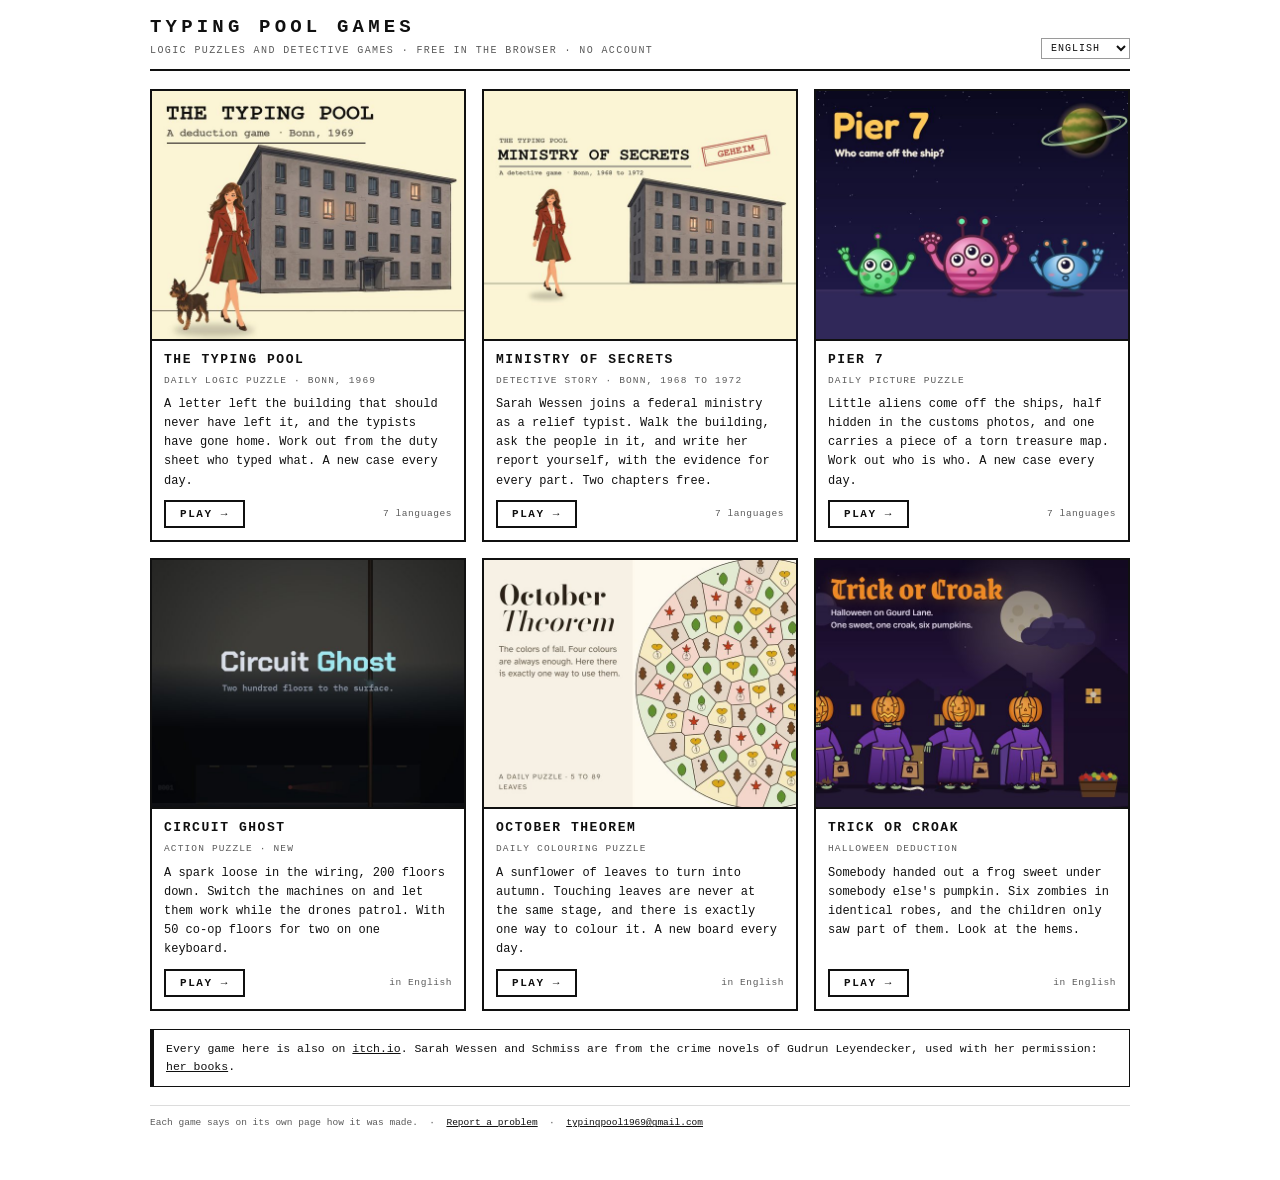
<file: index.html>
<!DOCTYPE html>
<html lang="en">
<head>
<meta charset="utf-8">
<meta name="viewport" content="width=device-width,initial-scale=1">
<title>Typing Pool Games</title>
<!-- The front page of typingpoolgame.com since 9 November 2026 (the user: "yes, hub front page"):
     every game we have made, as on our itch.io profile. The Typing Pool itself moved to pool.html.
     publish.py copies this to site/index.html and web/hub/*.jpg to site/games/. -->
<script data-goatcounter="https://typingpoolgame.goatcounter.com/count"
        data-goatcounter-settings='{"allow_frame": true}'
        async src="//gc.zgo.at/count.js"></script>
<meta name="description" content="Logic puzzles and detective games, free in the browser: The Typing Pool, Ministry of Secrets, Pier 7, Circuit Ghost, October Theorem and Trick or Croak.">
<meta property="og:type" content="website">
<meta property="og:title" content="Typing Pool Games">
<meta property="og:description" content="Logic puzzles and detective games, free in the browser. No account, nothing to install.">
<meta property="og:url" content="https://typingpoolgame.com/">
<meta property="og:image" content="https://typingpoolgame.com/share.png">
<meta property="og:image:width" content="1200">
<meta property="og:image:height" content="630">
<meta name="twitter:card" content="summary_large_image">
<link rel="icon" href="favicon.png" type="image/png">
<style>
 :root{--paper:#FFFFFF;--ink:#101010;--faint:#5A5A5A;--rule:#9A9A9A;--hair:#DCDCDC;
       --wash:#F4F4F4;--tw:"Courier New",ui-monospace,monospace}
 *{box-sizing:border-box;margin:0;padding:0;-webkit-tap-highlight-color:transparent}
 body{background:var(--paper);color:var(--ink);font-family:var(--tw);
      padding:16px 16px 48px;display:flex;justify-content:center}
 .wrap{width:100%;max-width:980px;display:flex;flex-direction:column;gap:18px}
 header{border-bottom:2px solid var(--ink);padding-bottom:10px;display:flex;
        justify-content:space-between;align-items:flex-end;gap:12px;flex-wrap:wrap}
 h1{font-size:19px;letter-spacing:.22em;text-transform:uppercase}
 .sub{font-size:10px;letter-spacing:.14em;text-transform:uppercase;color:var(--faint);margin-top:5px;line-height:1.6}
 .langpick{font-family:var(--tw);font-size:10px;letter-spacing:.1em;text-transform:uppercase;
           color:var(--ink);background:var(--paper);border:1px solid var(--rule);padding:3px 5px}
 .games{display:grid;grid-template-columns:1fr;gap:16px}
 @media (min-width:600px){ .games{grid-template-columns:repeat(2,1fr)} }
 @media (min-width:900px){ .games{grid-template-columns:repeat(3,1fr)} }
 .game{border:2px solid var(--ink);display:flex;flex-direction:column}
 .game > a.pic{display:block;aspect-ratio:630/500;background:var(--wash);border-bottom:2px solid var(--ink)}
 .game img{display:block;width:100%;height:100%;object-fit:cover}
 .body{padding:11px 12px 12px;display:flex;flex-direction:column;gap:7px;flex:1}
 .game h2{font-size:13px;letter-spacing:.12em;text-transform:uppercase}
 .game h2 a{color:var(--ink);text-decoration:none}
 .kind{font-size:9.5px;letter-spacing:.12em;text-transform:uppercase;color:var(--faint);line-height:1.5}
 .game p{font-size:12px;line-height:1.6;flex:1}
 .row{display:flex;justify-content:space-between;align-items:center;gap:10px;flex-wrap:wrap;margin-top:2px}
 a.play{display:inline-block;border:2px solid var(--ink);padding:6px 14px;text-decoration:none;
        color:var(--ink);font-size:11px;font-weight:700;letter-spacing:.14em;text-transform:uppercase}
 a.play:hover,a.play:focus-visible{background:var(--ink);color:var(--paper)}
 .langs{font-size:9.5px;color:var(--faint);letter-spacing:.06em}
 .note{border:1px solid var(--ink);border-left:4px solid var(--ink);padding:10px 12px;
       font-size:11.5px;line-height:1.6}
 .note a, footer a{color:var(--ink)}
 footer{font-size:9.5px;color:var(--faint);line-height:1.7;border-top:1px solid var(--hair);padding-top:9px}
</style>
</head>
<body>
<div class="wrap">
 <header>
  <div>
   <h1 id="h1">Typing Pool Games</h1>
   <div class="sub" id="sub"></div>
  </div>
  <div id="langwrap"></div>
 </header>

 <div class="games" id="games"></div>

 <div class="note" id="more"></div>

 <footer id="foot"></footer>
</div>

<script>
/* The games, in the order they stand on the page. Titles stay as the games
   call themselves in every language; the rest is words below. */
const GAMES = [
 {id: "pool",     title: "The Typing Pool",    href: "pool.html",          itch: "typing-pool",        all: true},
 {id: "ministry", title: "Ministry of Secrets", href: "story/index.html",  itch: "ministry-of-secrets", all: true},
 {id: "pier7",    title: "Pier 7",             href: "pier7/index.html",   itch: "pier-7",             all: true},
 {id: "circuit",  title: "Circuit Ghost",      href: "circuit/index.html", itch: "circuit-ghost",      all: false},
 {id: "october",  title: "October Theorem",    href: "october/index.html", itch: "october-theorem",    all: false},
 {id: "croak",    title: "Trick or Croak",     href: "croak/index.html",   itch: "trick-or-croak",     all: false}
];

const W = {
 en: {name: "English",
  sub: "Logic puzzles and detective games · free in the browser · no account",
  play: "Play", allLangs: "7 languages", english: "in English",
  games: {
   pool: ["Daily logic puzzle · Bonn, 1969",
    "A letter left the building that should never have left it, and the typists have gone home. Work out from the duty sheet who typed what. A new case every day."],
   ministry: ["Detective story · Bonn, 1968 to 1972",
    "Sarah Wessen joins a federal ministry as a relief typist. Walk the building, ask the people in it, and write her report yourself, with the evidence for every part. Two chapters free."],
   pier7: ["Daily picture puzzle",
    "Little aliens come off the ships, half hidden in the customs photos, and one carries a piece of a torn treasure map. Work out who is who. A new case every day."],
   circuit: ["Action puzzle · new",
    "A spark loose in the wiring, 200 floors down. Switch the machines on and let them work while the drones patrol. With 50 co-op floors for two on one keyboard."],
   october: ["Daily colouring puzzle",
    "A sunflower of leaves to turn into autumn. Touching leaves are never at the same stage, and there is exactly one way to colour it. A new board every day."],
   croak: ["Halloween deduction",
    "Somebody handed out a frog sweet under somebody else's pumpkin. Six zombies in identical robes, and the children only saw part of them. Look at the hems."]
  },
  more: "Every game here is also on <a href=\"https://typingpool.itch.io\" target=\"_blank\" rel=\"noopener\">itch.io</a>. Sarah Wessen and Schmiss are from the crime novels of Gudrun Leyendecker, used with her permission: <a href=\"books.html\">her books</a>.",
  foot: "Each game says on its own page how it was made.",
  report: "Report a problem"},

 de: {name: "Deutsch",
  sub: "Logikrätsel und Detektivspiele · kostenlos im Browser · ohne Konto",
  play: "Spielen", allLangs: "7 Sprachen", english: "auf Englisch",
  games: {
   pool: ["Tägliches Logikrätsel · Bonn, 1969",
    "Ein Brief hat das Haus verlassen, der es nie hätte verlassen dürfen, und die Schreibkräfte sind schon nach Hause gegangen. Finden Sie am Dienstplan heraus, wer was getippt hat. Jeden Tag ein neuer Fall."],
   ministry: ["Detektivgeschichte · Bonn, 1968 bis 1972",
    "Sarah Wessen fängt als Aushilfsschreibkraft in einem Bundesministerium an. Gehen Sie durch das Haus, fragen Sie die Leute darin, und schreiben Sie ihren Bericht selbst, mit dem Beweis für jeden Teil. Zwei Kapitel kostenlos."],
   pier7: ["Tägliches Bilderrätsel",
    "Kleine Außerirdische kommen von den Schiffen, halb versteckt auf den Zollfotos, und einer trägt ein Stück einer zerrissenen Schatzkarte. Finden Sie heraus, wer wer ist. Jeden Tag ein neuer Fall."],
   circuit: ["Action-Rätsel · neu",
    "Ein Funke in den Leitungen, 200 Stockwerke tief. Schalten Sie die Maschinen ein und lassen Sie sie arbeiten, während die Drohnen patrouillieren. Mit 50 Koop-Stockwerken für zwei an einer Tastatur."],
   october: ["Tägliches Färberätsel",
    "Eine Sonnenblume aus Blättern, die in den Herbst übergehen sollen. Benachbarte Blätter stehen nie auf derselben Stufe, und es gibt genau eine Lösung. Jeden Tag ein neues Brett."],
   croak: ["Halloween-Rätsel",
    "Jemand hat unter dem Kürbis eines anderen ein Froschbonbon verteilt. Sechs Zombies in gleichen Roben, und die Kinder haben jeweils nur einen Teil gesehen. Achten Sie auf die Säume."]
  },
  more: "Alle Spiele gibt es auch auf <a href=\"https://typingpool.itch.io\" target=\"_blank\" rel=\"noopener\">itch.io</a>. Sarah Wessen und Schmiss stammen aus den Kriminalromanen von Gudrun Leyendecker und sind mit ihrer Erlaubnis dabei: <a href=\"books.html\">ihre Bücher</a>.",
  foot: "Wie jedes Spiel gemacht wurde, steht auf seiner eigenen Seite.",
  report: "Ein Problem melden"},

 fr: {name: "Français",
  sub: "Énigmes logiques et jeux d'enquête · gratuits dans le navigateur · sans compte",
  play: "Jouer", allLangs: "7 langues", english: "en anglais",
  games: {
   pool: ["Énigme logique quotidienne · Bonn, 1969",
    "Une lettre a quitté le bâtiment alors qu'elle n'aurait jamais dû, et les dactylos sont rentrées chez elles. Retrouvez, d'après la feuille de service, qui a tapé quoi. Une nouvelle affaire chaque jour."],
   ministry: ["Récit d'enquête · Bonn, 1968 à 1972",
    "Sarah Wessen entre dans un ministère fédéral comme dactylo intérimaire. Parcourez le bâtiment, interrogez ceux qui y travaillent et rédigez vous-même son rapport, avec la preuve de chaque point. Deux chapitres gratuits."],
   pier7: ["Énigme en images quotidienne",
    "De petits extraterrestres descendent des vaisseaux, à moitié cachés sur les photos de la douane, et l'un d'eux porte un morceau d'une carte au trésor déchirée. Trouvez qui est qui. Une nouvelle affaire chaque jour."],
   circuit: ["Puzzle d'action · nouveau",
    "Une étincelle perdue dans les câbles, 200 étages sous terre. Allumez les machines et laissez-les travailler pendant que les drones patrouillent. Avec 50 étages coopératifs pour deux sur un même clavier."],
   october: ["Coloriage logique quotidien",
    "Un tournesol de feuilles à faire passer à l'automne. Deux feuilles voisines n'en sont jamais au même stade, et il n'y a qu'une seule façon de colorier. Une nouvelle grille chaque jour."],
   croak: ["Enquête d'Halloween",
    "Quelqu'un a distribué un bonbon-grenouille sous la citrouille d'un autre. Six zombies en robes identiques, et les enfants n'en ont vu qu'une partie. Regardez les ourlets."]
  },
  more: "Tous ces jeux sont aussi sur <a href=\"https://typingpool.itch.io\" target=\"_blank\" rel=\"noopener\">itch.io</a>. Sarah Wessen et Schmiss viennent des romans policiers de Gudrun Leyendecker, avec son autorisation : <a href=\"books.html\">ses livres</a>.",
  foot: "Chaque jeu explique sur sa propre page comment il a été fait.",
  report: "Signaler un problème"},

 it: {name: "Italiano",
  sub: "Rompicapi logici e giochi investigativi · gratis nel browser · senza account",
  play: "Gioca", allLangs: "7 lingue", english: "in inglese",
  games: {
   pool: ["Rompicapo logico quotidiano · Bonn, 1969",
    "Una lettera è uscita dall'edificio, e non avrebbe mai dovuto, e le dattilografe sono già andate a casa. Ricostruite dal foglio di servizio chi ha battuto cosa. Un caso nuovo ogni giorno."],
   ministry: ["Storia investigativa · Bonn, dal 1968 al 1972",
    "Sarah Wessen entra in un ministero federale come dattilografa supplente. Girate l'edificio, interrogate chi ci lavora e scrivete voi il suo rapporto, con la prova di ogni parte. Due capitoli gratis."],
   pier7: ["Rompicapo per immagini quotidiano",
    "Piccoli alieni scendono dalle navi, mezzi nascosti nelle foto della dogana, e uno di loro porta un pezzo di una mappa del tesoro strappata. Scoprite chi è chi. Un caso nuovo ogni giorno."],
   circuit: ["Puzzle d'azione · nuovo",
    "Una scintilla nei cavi, 200 piani sotto terra. Accendete le macchine e lasciatele lavorare mentre i droni sorvegliano. Con 50 piani cooperativi per due sulla stessa tastiera."],
   october: ["Rompicapo di colori quotidiano",
    "Un girasole di foglie da portare all'autunno. Foglie vicine non sono mai allo stesso stadio, e c'è un solo modo di colorarlo. Una griglia nuova ogni giorno."],
   croak: ["Indagine di Halloween",
    "Qualcuno ha distribuito una caramella-rana sotto la zucca di un altro. Sei zombie in tuniche identiche, e i bambini ne hanno visto solo una parte. Guardate gli orli."]
  },
  more: "Tutti questi giochi sono anche su <a href=\"https://typingpool.itch.io\" target=\"_blank\" rel=\"noopener\">itch.io</a>. Sarah Wessen e Schmiss vengono dai gialli di Gudrun Leyendecker, con il suo permesso: <a href=\"books.html\">i suoi libri</a>.",
  foot: "Ogni gioco racconta sulla sua pagina come è stato fatto.",
  report: "Segnala un problema"},

 es: {name: "Español",
  sub: "Acertijos lógicos y juegos de detectives · gratis en el navegador · sin cuenta",
  play: "Jugar", allLangs: "7 idiomas", english: "en inglés",
  games: {
   pool: ["Acertijo lógico diario · Bonn, 1969",
    "Una carta ha salido del edificio cuando nunca debió salir, y las mecanógrafas ya se han ido a casa. Averigüe por la hoja de servicio quién escribió qué. Un caso nuevo cada día."],
   ministry: ["Historia de detectives · Bonn, 1968 a 1972",
    "Sarah Wessen entra en un ministerio federal como mecanógrafa suplente. Recorra el edificio, pregunte a quienes trabajan en él y escriba usted mismo su informe, con la prueba de cada parte. Dos capítulos gratis."],
   pier7: ["Acertijo de imágenes diario",
    "Pequeños extraterrestres bajan de las naves, medio ocultos en las fotos de la aduana, y uno lleva un trozo de un mapa del tesoro roto. Averigüe quién es quién. Un caso nuevo cada día."],
   circuit: ["Puzle de acción · nuevo",
    "Una chispa suelta en el cableado, 200 pisos bajo tierra. Encienda las máquinas y déjelas trabajar mientras patrullan los drones. Con 50 pisos cooperativos para dos en un mismo teclado."],
   october: ["Acertijo de colores diario",
    "Un girasol de hojas que hay que llevar al otoño. Las hojas vecinas nunca están en la misma etapa, y solo hay una forma de colorearlo. Un tablero nuevo cada día."],
   croak: ["Deducción de Halloween",
    "Alguien repartió un caramelo de rana bajo la calabaza de otro. Seis zombis con túnicas idénticas, y los niños solo vieron una parte. Fíjese en los bajos."]
  },
  more: "Todos estos juegos están también en <a href=\"https://typingpool.itch.io\" target=\"_blank\" rel=\"noopener\">itch.io</a>. Sarah Wessen y Schmiss son de las novelas policíacas de Gudrun Leyendecker, con su permiso: <a href=\"books.html\">sus libros</a>.",
  foot: "Cada juego cuenta en su propia página cómo se hizo.",
  report: "Informar de un problema"},

 zh: {name: "中文",
  sub: "逻辑谜题与侦探游戏 · 浏览器中免费游玩 · 无需注册",
  play: "开始", allLangs: "7 种语言", english: "英文",
  games: {
   pool: ["每日逻辑谜题 · 波恩，1969",
    "一封本不该离开大楼的信被寄了出去，打字员们都已下班回家。根据值班表推断谁打了什么。每天一个新案子。"],
   ministry: ["侦探故事 · 波恩，1968 至 1972",
    "萨拉·韦森以临时打字员的身份进入一个联邦部委。走遍大楼，询问里面的人，亲自写出她的报告，每一部分都要有证据。前两章免费。"],
   pier7: ["每日图画谜题",
    "小外星人从飞船上下来，在海关照片里半遮半掩，其中一个带着一块撕碎的藏宝图。推断谁是谁。每天一个新案子。"],
   circuit: ["动作解谜 · 新作",
    "一颗火花困在地下 200 层的线路里。打开机器，让它们在无人机巡逻时替你干活。另有 50 个双人合作关卡，两人共用一个键盘。"],
   october: ["每日涂色谜题",
    "一朵由树叶组成的向日葵，要把它染成秋天。相邻的叶子绝不处在同一阶段，涂法只有一种。每天一个新棋盘。"],
   croak: ["万圣节推理",
    "有人在别人的南瓜头下发了一颗青蛙糖。六个穿着相同长袍的僵尸，孩子们各自只看到了一部分。注意长袍的下摆。"]
  },
  more: "这里的每个游戏也都在 <a href=\"https://typingpool.itch.io\" target=\"_blank\" rel=\"noopener\">itch.io</a> 上。萨拉·韦森和 Schmiss 出自 Gudrun Leyendecker 的侦探小说，经她许可使用：<a href=\"books.html\">她的书</a>。",
  foot: "每个游戏的制作方式都写在它自己的页面上。",
  report: "报告问题"},

 ja: {name: "日本語",
  sub: "論理パズルと探偵ゲーム · ブラウザで無料 · アカウント不要",
  play: "遊ぶ", allLangs: "7言語", english: "英語のみ",
  games: {
   pool: ["毎日の論理パズル · ボン、1969年",
    "決して外に出てはならない手紙が建物を出てしまい、タイピストたちはもう帰宅した。勤務表から、誰が何を打ったのかを突き止める。毎日新しい事件。"],
   ministry: ["探偵ストーリー · ボン、1968〜1972年",
    "サラ・ヴェッセンは臨時タイピストとして連邦の省に入る。建物を歩き、そこで働く人々に話を聞き、すべての部分に証拠をつけて報告書を自分で書く。最初の2章は無料。"],
   pier7: ["毎日の絵のパズル",
    "小さな宇宙人たちが船から降りてくる。税関の写真に半分隠れて、そのひとりは破れた宝の地図の切れ端を持っている。誰が誰かを突き止める。毎日新しい事件。"],
   circuit: ["アクションパズル · 新作",
    "地下200階の配線に迷い込んだ火花。機械のスイッチを入れ、ドローンが巡回するあいだ機械に働かせる。ひとつのキーボードで2人で遊ぶ協力フロアが50。"],
   october: ["毎日の塗り分けパズル",
    "葉でできたひまわりを秋の色に変えていく。隣り合う葉が同じ段階になることはなく、塗り方はただ一つ。毎日新しい盤面。"],
   croak: ["ハロウィンの推理",
    "誰かが他人のかぼちゃ頭をかぶってカエル飴を配った。そろいのローブを着たゾンビが6人、子どもたちはその一部しか見ていない。裾に注目。"]
  },
  more: "ここにあるゲームはすべて <a href=\"https://typingpool.itch.io\" target=\"_blank\" rel=\"noopener\">itch.io</a> にもあります。サラ・ヴェッセンとシュミスは Gudrun Leyendecker の推理小説の登場人物で、許可を得て使っています：<a href=\"books.html\">彼女の本</a>。",
  foot: "それぞれのゲームの作り方は、そのゲームのページに書いてあります。",
  report: "問題を報告する"}
};

/* The same setting as every other page on the site (pool.lang), so a reader
   who chose German here gets German in the Typing Pool, the story and Pier 7. */
function recall(){
 try { const v = localStorage.getItem("pool.lang"); if (v) return v; } catch (e) {}
 try {
  for (const w of (navigator.languages || [navigator.language || "en"])){
   const s = String(w).toLowerCase().split("-")[0];
   if (s) return s;
  }
 } catch (e) {}
 return "en";
}
let L = recall();
function lang(){ return W[L] ? L : "en"; }   // the Typing Pool's two Englishes read as en here

const $ = id => document.getElementById(id);
const esc = s => String(s).replace(/[&<>"]/g, c => ({"&":"&amp;","<":"&lt;",">":"&gt;","\"":"&quot;"}[c]));

function draw(){
 const l = lang(), t = W[l];
 document.documentElement.lang = l;
 $("sub").textContent = t.sub;
 $("games").innerHTML = GAMES.map(g => {
  const [kind, text] = t.games[g.id];
  return `<article class="game">`
   + `<a class="pic" href="${g.href}" tabindex="-1" aria-hidden="true"><img src="games/${g.id}.jpg" alt="" width="630" height="500"></a>`
   + `<div class="body">`
   + `<h2><a href="${g.href}">${esc(g.title)}</a></h2>`
   + `<div class="kind">${esc(kind)}</div>`
   + `<p>${esc(text)}</p>`
   + `<div class="row"><a class="play" href="${g.href}">${esc(t.play)} →</a>`
   + `<span class="langs">${esc(g.all ? t.allLangs : t.english)}</span></div>`
   + `</div></article>`;
 }).join("");
 $("more").innerHTML = t.more;
 $("foot").innerHTML = esc(t.foot)
  + ` &nbsp;·&nbsp; <a href="https://github.com/ApolloEndenich/typing-pool-play/issues" target="_blank" rel="noopener">${esc(t.report)}</a>`
  + ` &nbsp;·&nbsp; <a href="mailto:typingpool1969@gmail.com">typingpool1969@gmail.com</a>`;
 const sel = document.createElement("select");
 sel.className = "langpick";
 sel.setAttribute("aria-label", "Language");
 for (const k of Object.keys(W)){
  const o = document.createElement("option");
  o.value = k; o.textContent = W[k].name; if (k === l) o.selected = true;
  sel.appendChild(o);
 }
 sel.onchange = () => {
  L = sel.value;
  try { localStorage.setItem("pool.lang", L); } catch (e) {}
  draw();
 };
 $("langwrap").innerHTML = "";
 $("langwrap").appendChild(sel);
}
draw();
</script>
</body>
</html>
</file>
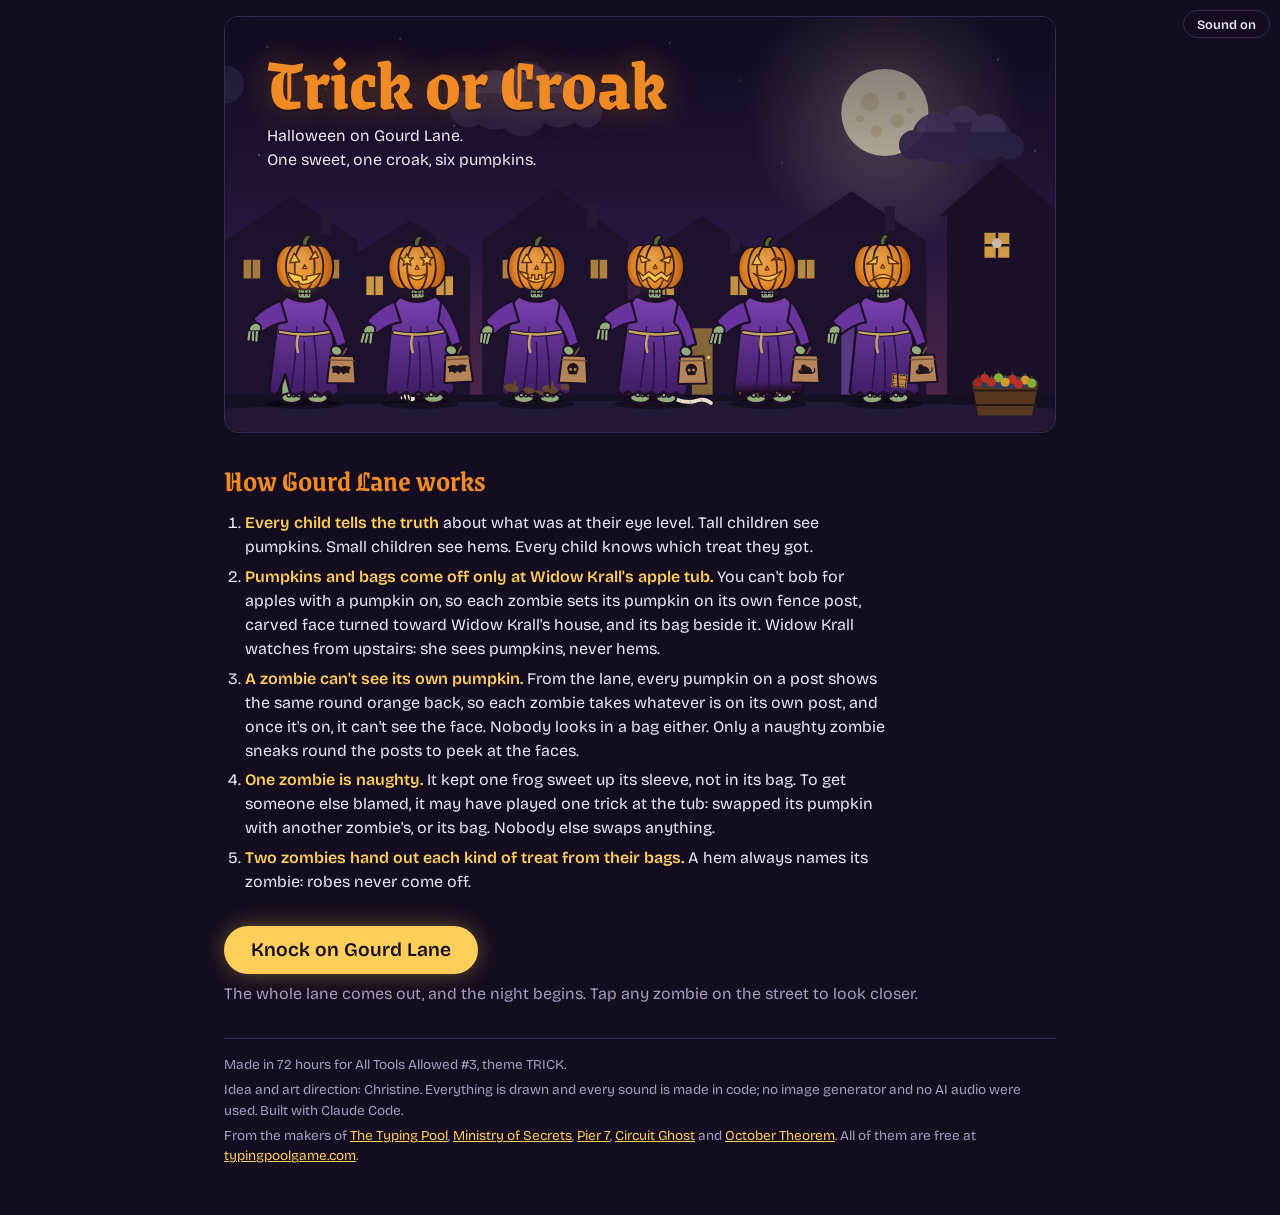
<file: croak/index.html>
<!doctype html>
<html lang="en">
<head>
<meta charset="utf-8">
<meta name="viewport" content="width=device-width, initial-scale=1, viewport-fit=cover">
<style>
:root { padding-top: env(safe-area-inset-top, 0px); padding-bottom: env(safe-area-inset-bottom, 0px); }
body { margin: 0; font: 14px system-ui, sans-serif; }
img { max-width: 100%; }
[hidden] { display: none !important; }
</style>
<script data-goatcounter="https://typingpoolgame.goatcounter.com/count"
        data-goatcounter-settings='{"allow_frame": true}'
        async src="//gc.zgo.at/count.js"></script>
<title>Trick or Croak</title>
<meta name="claude:viewport-fit-sides" content="cover">
<meta name="description" content="Halloween on Gourd Lane. Somebody hands out a frog sweet under somebody else's pumpkin. Find out whose hand it was.">
<link rel="preconnect" href="https://fonts.googleapis.com">
<link rel="preconnect" href="https://fonts.gstatic.com" crossorigin>
<link rel="stylesheet" href="https://fonts.googleapis.com/css2?family=Grenze+Gotisch:wght@600;800&family=Bricolage+Grotesque:opsz,wght@12..96,400;12..96,600&display=swap">
</head>
<body>
<style>
/* Layout: first the lane at night as a title card. Once you knock, the lane fills the screen: the six stand small on the street and the clues (the night in order, the sentence you fill in) scroll through the sky above them. Single dark look, by choice: it is night on Gourd Lane. */
:root {
  --night: #140c1f;
  --dusk: #22153a;
  --panel: #1b1129;
  --pumpkin: #f08a24;
  --glow: #ffcf5a;
  --frog: #6fd85e;
  --ink: #efe6f7;
  --muted: #a99bbd;
  --line: #3a2a52;
  --paper: #f3ead8;
  --paper-ink: #2a1d36;
  --display: "Grenze Gotisch", "Palatino Linotype", Georgia, serif;
  --body: "Bricolage Grotesque", "Segoe UI", system-ui, sans-serif;
  color-scheme: dark;
}
* { box-sizing: border-box; }
body { background: var(--night); color: var(--ink); font-family: var(--body); font-size: 1rem; line-height: 1.5; }
body::before { content: ""; position: fixed; inset: 0 0 auto; height: env(safe-area-inset-top, 0px); z-index: 10; background: var(--night); }
.wrap {
  max-width: 54rem; margin: 0 auto;
  padding-left: max(16px, env(safe-area-inset-left, 0px));
  padding-right: max(16px, env(safe-area-inset-right, 0px));
  padding-block: 1rem 3rem;
  display: flex; flex-direction: column; gap: 2rem;
}
h1, h2 { font-family: var(--display); margin: 0; text-wrap: balance; }
h2 { font-weight: 600; font-size: 1.9rem; line-height: 1.05; color: var(--pumpkin); }
p { margin: 0; }
section { display: flex; flex-direction: column; gap: .9rem; }
.muted { color: var(--muted); }
button {
  font: 600 1rem var(--body); color: var(--night); background: var(--glow);
  border: 0; border-radius: 999px; padding: .6rem 1.2rem; cursor: pointer;
}
button.quiet { background: transparent; color: var(--ink); border: 1px solid var(--line); }
button:disabled { opacity: .45; cursor: default; }
button:focus-visible, select:focus-visible, .ev:focus-visible { outline: 3px solid var(--ink); outline-offset: 3px; }

/* the lane */
.lane { position: relative; border-radius: 14px; overflow: hidden; border: 1px solid var(--line); background: var(--dusk); }
.lane canvas { display: block; width: 100%; aspect-ratio: 2 / 1; max-width: 100%; }
.title {
  position: absolute; inset: 0; display: flex; flex-direction: column; align-items: flex-start;
  gap: .5rem; padding: 4% 5%;
  background: linear-gradient(180deg, rgb(20 12 31 / .55), rgb(20 12 31 / 0) 70%);
}
.title h1 {
  font-weight: 800; font-size: clamp(2.4rem, 9vw, 4.6rem); line-height: .9; color: var(--pumpkin);
  text-shadow: 0 0 .45em rgb(255 160 40 / .35), 0 2px 0 #140c1f;
}
.title p { color: var(--ink); max-width: 22rem; font-size: clamp(.85rem, 2.4vw, 1rem); text-shadow: 0 1px 2px #140c1f; }
.sound {
  position: fixed; z-index: 30; font-size: .8rem; padding: .35rem .8rem; background: rgb(20 12 31 / .7); color: var(--ink); border: 1px solid var(--line);
  top: calc(10px + env(safe-area-inset-top, 0px)); right: max(10px, env(safe-area-inset-right, 0px));
}
.head {
  max-width: 54rem; margin: 0 auto; padding-top: 1rem;
  padding-left: max(16px, env(safe-area-inset-left, 0px));
  padding-right: max(16px, env(safe-area-inset-right, 0px));
}
.sky .wrap { padding-top: 2rem; }
.walkers { display: none; }

/* on the street: the lane is the whole screen, the clues drift in the sky above the six */
body.street { overflow: hidden; }
.street .head { position: fixed; inset: 0; max-width: none; padding: 0; z-index: 0; }
.street .lane { position: absolute; inset: 0; border: 0; border-radius: 0; }
.street .lane canvas { width: 100%; height: 100%; aspect-ratio: auto; }
.street .sky {
  position: fixed; inset: 0 0 var(--ground, 110px) 0; z-index: 1; overflow-y: auto; overscroll-behavior: contain;
  -webkit-mask-image: linear-gradient(to bottom, transparent, #000 2.2rem, #000 calc(100% - 2.6rem), transparent);
  mask-image: linear-gradient(to bottom, transparent, #000 2.2rem, #000 calc(100% - 2.6rem), transparent);
}
.street .sky .wrap { padding-block: 3.4rem 4rem; }
/* before you knock: the title card, how the lane works, and the knock */
body:not(.street) .wrap > :not(.how):not(.go):not(footer) { display: none; }
.go { display: flex; flex-direction: column; align-items: flex-start; gap: .5rem; }
.go button { font-size: 1.2rem; padding: .8rem 1.7rem; box-shadow: 0 0 1.4rem rgb(255 207 90 / .35); }
.street .go { display: none; }
.street .wrap > section, .street footer, .street .nights button {
  background: rgb(24 14 38 / .74); border: 1px solid rgb(90 66 124 / .55); border-radius: 14px;
  -webkit-backdrop-filter: blur(5px); backdrop-filter: blur(5px);
}
.street .wrap > section, .street footer { padding: 1rem; }
.street .story { max-width: none; }
.street .solved { border-color: var(--frog); }
.street .ev { background: rgb(20 12 31 / .6); }
.street .ev.tub { background: transparent; }
.street .walkers { display: block; position: fixed; left: 0; right: 0; bottom: 0; height: var(--ground, 110px); z-index: 2; pointer-events: none; }
.walkers button {
  position: absolute; bottom: 0; pointer-events: auto; background: transparent; border: 0; border-radius: 10px; padding: 0 0 3px;
  display: flex; flex-direction: column; justify-content: flex-end; align-items: center; color: var(--ink);
}
.walkers span {
  font-size: .68rem; font-weight: 600; line-height: 1.35; padding: 0 .4rem; border-radius: 999px;
  background: rgb(20 12 31 / .8); border: 1px solid transparent; white-space: nowrap;
}
.walkers button:hover span, .walkers button:focus-visible span { border-color: var(--glow); }
.walkers button:focus-visible { outline: 2px solid var(--glow); outline-offset: 2px; }
.walkers button[data-m="suspect"] span { background: var(--pumpkin); color: var(--night); }
.walkers button[data-m="cleared"] span { color: var(--muted); text-decoration: line-through; }

/* which night */
.nights { display: grid; grid-template-columns: repeat(5, minmax(0, 1fr)); gap: .6rem; }
.nights button { text-align: left; border-radius: 12px; padding: .6rem .9rem; background: var(--panel); color: var(--ink); border: 1px solid var(--line); display: flex; flex-direction: column; gap: .1rem; }
.nights button b { font-family: var(--display); font-weight: 600; font-size: 1.35rem; line-height: 1.1; }
.nights button span { font-weight: 400; font-size: .85rem; color: var(--muted); }
.nights button[aria-pressed="true"] { border-color: var(--glow); box-shadow: 0 0 0 1px var(--glow) inset; }


.story { display: flex; flex-direction: column; gap: .6rem; max-width: 40rem; }
.story .croak { font-family: var(--display); font-size: 1.6rem; color: var(--frog); }

ol.rules { margin: 0; padding-left: 1.3rem; display: flex; flex-direction: column; gap: .35rem; max-width: 42rem; }
ol.rules b { color: var(--glow); font-weight: 600; }

/* the six */
.six { display: grid; grid-template-columns: repeat(3, minmax(0, 1fr)); gap: .9rem; }
.who { background: var(--panel); border: 1px solid var(--line); border-radius: 12px; padding: .7rem; display: flex; flex-direction: column; gap: .45rem; min-width: 0; }
.who .pics { display: grid; grid-template-columns: 1fr 1fr; gap: .4rem; }
.who canvas { width: 100%; aspect-ratio: 9 / 7; max-width: 100%; display: block; border-radius: 8px; background: var(--dusk); }
.who .row { display: flex; justify-content: space-between; align-items: baseline; gap: .5rem; }
.who b { font-family: var(--display); font-weight: 600; font-size: 1.45rem; line-height: 1; }
.who small { color: var(--muted); font-size: .82rem; line-height: 1.35; }
.mark { font-size: .78rem; padding: .2rem .6rem; background: transparent; color: var(--muted); border: 1px solid var(--line); flex: none; }
.mark[data-m="cleared"] { text-decoration: line-through; }
.mark[data-m="suspect"] { color: var(--night); background: var(--pumpkin); border-color: var(--pumpkin); }
.who[data-m="cleared"] canvas { opacity: .45; }

/* the night */
ol.night { list-style: none; margin: 0; padding: 0; display: flex; flex-direction: column; gap: .55rem; }
.ev { display: grid; grid-template-columns: 3.4rem auto minmax(0, 1fr); gap: .75rem; align-items: center; background: var(--panel); border: 1px solid var(--line); border-radius: 12px; padding: .55rem .75rem; cursor: pointer; }
.ev:hover { border-color: var(--glow); }
.ev time { font-variant-numeric: tabular-nums; font-weight: 600; color: var(--glow); }
.ev time small { display: block; font-weight: 400; font-size: .7rem; color: var(--muted); }
.ev .pics { display: flex; gap: .3rem; align-items: center; }
.ev canvas { display: block; border-radius: 6px; background: var(--dusk); }
.ev canvas.peep { width: 4.2rem; height: 3.3rem; }
.ev canvas.treat { width: 2rem; height: 2rem; background: transparent; }
.ev canvas.face { width: 2.6rem; height: 2.2rem; }
.ev p { min-width: 0; }
.chip { display: inline-block; font-size: .72rem; letter-spacing: .08em; text-transform: uppercase; padding: .05rem .45rem; border-radius: 999px; border: 1px solid var(--line); color: var(--muted); vertical-align: .1em; }
.ev.tub { background: transparent; border-style: dashed; }
.ev.frog { border-color: var(--frog); box-shadow: 0 0 0 1px var(--frog) inset; }
.ev.frog .say { color: var(--frog); font-weight: 600; }

/* the answer */
.answer { background: var(--panel); border: 1px solid var(--line); border-radius: 14px; padding: 1rem; display: flex; flex-direction: column; gap: .9rem; }
.sentence { font-size: 1.15rem; line-height: 2.3; max-width: 44rem; }
select {
  font: 600 1rem var(--body); color: var(--ink); background: var(--dusk); border: 1px solid var(--line);
  border-radius: 8px; padding: .2rem .4rem; max-width: 100%;
}
.actions { display: flex; flex-wrap: wrap; gap: .6rem; align-items: center; }
.verdict { font-weight: 600; min-height: 1.5em; }
.verdict.no { color: var(--glow); }
.verdict.yes { color: var(--frog); }
.hints { display: flex; flex-direction: column; gap: .4rem; margin: 0; padding-left: 1.2rem; color: var(--muted); }
.solved { border: 1px solid var(--frog); border-radius: 14px; padding: 1rem; display: flex; flex-direction: column; gap: .7rem; }
.solved h2 { color: var(--frog); }
.share { font-family: ui-monospace, Consolas, monospace; font-size: .9rem; background: var(--dusk); border-radius: 8px; padding: .6rem .8rem; white-space: pre-wrap; }
footer { color: var(--muted); font-size: .85rem; border-top: 1px solid var(--line); padding-top: 1rem; display: flex; flex-direction: column; gap: .3rem; }
footer a { color: var(--glow); }

/* a photo */
.photo {
  position: fixed; inset: 0; z-index: 50; background: rgb(10 6 18 / .84);
  display: flex; align-items: center; justify-content: center;
  padding: max(16px, env(safe-area-inset-top, 0px)) max(16px, env(safe-area-inset-right, 0px)) max(16px, env(safe-area-inset-bottom, 0px)) max(16px, env(safe-area-inset-left, 0px));
}
.frame {
  background: var(--paper); color: var(--paper-ink); width: 100%; max-width: min(36rem, 100%);
  padding: 12px 12px 14px; border-radius: 4px; box-shadow: 0 18px 40px rgb(0 0 0 / .5);
  display: flex; flex-direction: column; gap: .45rem; transform: rotate(-.8deg);
}
.frame canvas { display: block; width: 100%; aspect-ratio: 4 / 3; max-width: 100%; background: var(--dusk); }
.frame .cap { font-family: var(--display); font-weight: 600; font-size: 1.35rem; line-height: 1.1; }
.frame .truth { font-size: .95rem; }
.frame .actions { justify-content: flex-end; }
.frame button.quiet { color: var(--paper-ink); border-color: #cbbd9f; }
.frame button:focus-visible { outline-color: var(--paper-ink); }

@media (max-width: 640px) {
  .six { grid-template-columns: repeat(2, minmax(0, 1fr)); }
  .nights { grid-template-columns: 1fr; }
  .ev { grid-template-columns: 3rem minmax(0, 1fr); }
  .ev .pics { grid-column: 2; }
  .ev p { grid-column: 1 / -1; }
  .title p { display: none; }
}
@media (prefers-reduced-motion: reduce) { .frame { transform: none; } }
@media (prefers-reduced-motion: no-preference) { html { scroll-behavior: smooth; } }
</style>

<script type="application/json" id="case">
{
  "zombies": [
    { "name": "Mortimer", "face": "crooked grin", "hem": "torn hem",           "treat": "liquorice bat" },
    { "name": "Bonesby",  "face": "star eyes",    "hem": "one bare bony foot", "treat": "liquorice bat" },
    { "name": "Grizelda", "face": "three teeth",  "hem": "muddy hem",          "treat": "toffee skull" },
    { "name": "Moldwin",  "face": "zigzag mouth", "hem": "trailing bandage",   "treat": "toffee skull" },
    { "name": "Ghoulia",  "face": "wink",         "hem": "singed hem",         "treat": "marzipan mouse" },
    { "name": "Rotbert",  "face": "droopy frown", "hem": "patched hem",        "treat": "marzipan mouse" }
  ],
  "nights": [
    {
      "id": "e1", "title": "Otto croaks", "tricks": "one",
      "events": [
        { "kind": "tub",  "time": "18:10", "faces": ["star eyes", "three teeth"] },
        { "kind": "saw",  "time": "18:15", "child": "Finn",  "height": "tall",  "saw": "star eyes", "treat": "liquorice bat" },
        { "kind": "tub",  "time": "18:20", "faces": ["droopy frown", "star eyes"] },
        { "kind": "saw",  "time": "18:25", "child": "Emma",  "height": "small", "saw": "muddy hem", "treat": "toffee skull" },
        { "kind": "frog", "time": "18:30", "child": "Otto",  "height": "tall",  "saw": "star eyes" },
        { "kind": "saw",  "time": "18:35", "child": "Mila",  "height": "small", "saw": "one bare bony foot", "treat": "liquorice bat" },
        { "kind": "saw",  "time": "18:40", "child": "Noah",  "height": "tall",  "saw": "droopy frown", "treat": "liquorice bat" }
      ],
      "answer": { "giver": "Rotbert", "pumpkin": "Bonesby", "tricks": [ { "kind": "pumpkins", "tub": "18:20", "with": "Bonesby" } ] }
    },
    {
      "id": "e2", "title": "Lisa croaks", "tricks": "one",
      "events": [
        { "kind": "tub",  "time": "18:10", "faces": ["three teeth", "wink", "zigzag mouth"] },
        { "kind": "saw",  "time": "18:15", "child": "Tim",    "height": "small", "saw": "trailing bandage", "treat": "toffee skull" },
        { "kind": "saw",  "time": "18:25", "child": "Sophie", "height": "tall",  "saw": "three teeth", "treat": "marzipan mouse" },
        { "kind": "frog", "time": "18:30", "child": "Lisa",   "height": "tall",  "saw": "three teeth" },
        { "kind": "saw",  "time": "18:35", "child": "Luis",   "height": "small", "saw": "singed hem", "treat": "toffee skull" },
        { "kind": "tub",  "time": "18:40", "faces": ["crooked grin", "star eyes"] },
        { "kind": "saw",  "time": "18:45", "child": "Lea",    "height": "tall",  "saw": "crooked grin", "treat": "liquorice bat" }
      ],
      "answer": { "giver": "Grizelda", "pumpkin": "Grizelda", "tricks": [ { "kind": "bags", "tub": "18:10", "with": "Ghoulia" } ] }
    },
    {
      "id": "n1", "title": "Paul croaks", "tricks": "one",
      "events": [
        { "kind": "tub",  "time": "18:10", "faces": ["crooked grin", "star eyes", "droopy frown"] },
        { "kind": "saw",  "time": "18:15", "child": "Anton", "height": "tall",  "saw": "crooked grin", "treat": "liquorice bat" },
        { "kind": "tub",  "time": "18:20", "faces": ["wink", "zigzag mouth", "three teeth"] },
        { "kind": "saw",  "time": "18:25", "child": "Lotte", "height": "small", "saw": "muddy hem", "treat": "toffee skull" },
        { "kind": "tub",  "time": "18:30", "faces": ["crooked grin", "wink", "star eyes"] },
        { "kind": "saw",  "time": "18:35", "child": "Anna",  "height": "tall",  "saw": "crooked grin", "treat": "marzipan mouse" },
        { "kind": "frog", "time": "18:40", "child": "Paul",  "height": "tall",  "saw": "crooked grin" },
        { "kind": "saw",  "time": "18:45", "child": "Jonas", "height": "tall",  "saw": "wink", "treat": "liquorice bat" },
        { "kind": "tub",  "time": "18:50", "faces": ["droopy frown", "crooked grin", "three teeth"] },
        { "kind": "saw",  "time": "18:55", "child": "Mia",   "height": "small", "saw": "singed hem", "treat": "marzipan mouse" },
        { "kind": "tub",  "time": "19:00", "faces": ["wink", "zigzag mouth"] },
        { "kind": "saw",  "time": "19:05", "child": "Ella",  "height": "small", "saw": "patched hem", "treat": "marzipan mouse" }
      ],
      "answer": { "giver": "Ghoulia", "pumpkin": "Mortimer", "tricks": [ { "kind": "pumpkins", "tub": "18:30", "with": "Mortimer" } ] }
    },
    {
      "id": "n2", "title": "Felix croaks", "tricks": "both",
      "events": [
        { "kind": "saw",  "time": "18:00", "child": "Greta",  "height": "tall",  "saw": "crooked grin", "treat": "liquorice bat" },
        { "kind": "saw",  "time": "18:05", "child": "Emil",   "height": "tall",  "saw": "droopy frown", "treat": "marzipan mouse" },
        { "kind": "tub",  "time": "18:10", "faces": ["zigzag mouth", "star eyes", "wink"] },
        { "kind": "saw",  "time": "18:15", "child": "Max",    "height": "tall",  "saw": "wink", "treat": "marzipan mouse" },
        { "kind": "tub",  "time": "18:20", "faces": ["crooked grin", "three teeth", "droopy frown"] },
        { "kind": "saw",  "time": "18:25", "child": "Ida",    "height": "small", "saw": "muddy hem", "treat": "toffee skull" },
        { "kind": "tub",  "time": "18:30", "faces": ["droopy frown", "zigzag mouth", "crooked grin"] },
        { "kind": "saw",  "time": "18:35", "child": "Hannah", "height": "tall",  "saw": "droopy frown", "treat": "liquorice bat" },
        { "kind": "frog", "time": "18:40", "child": "Felix",  "height": "tall",  "saw": "droopy frown" },
        { "kind": "saw",  "time": "18:45", "child": "Karl",   "height": "small", "saw": "patched hem", "treat": "marzipan mouse" },
        { "kind": "tub",  "time": "18:50", "faces": ["star eyes", "droopy frown", "three teeth"] },
        { "kind": "saw",  "time": "18:55", "child": "Leni",   "height": "small", "saw": "torn hem", "treat": "liquorice bat" },
        { "kind": "tub",  "time": "19:00", "faces": ["wink", "zigzag mouth"] },
        { "kind": "saw",  "time": "19:05", "child": "Ben",    "height": "tall",  "saw": "zigzag mouth", "treat": "marzipan mouse" },
        { "kind": "saw",  "time": "19:10", "child": "Nora",   "height": "small", "saw": "trailing bandage", "treat": "liquorice bat" }
      ],
      "answer": { "giver": "Moldwin", "pumpkin": "Rotbert", "tricks": [
        { "kind": "pumpkins", "tub": "18:30", "with": "Rotbert" },
        { "kind": "bags", "tub": "18:10", "with": "Bonesby" } ] }
    },
    {
      "id": "n3", "title": "Theo croaks", "tricks": "two",
      "events": [
        { "kind": "saw",  "time": "18:00", "child": "Oskar",  "height": "small", "saw": "torn hem", "treat": "liquorice bat" },
        { "kind": "saw",  "time": "18:05", "child": "Clara",  "height": "small", "saw": "patched hem", "treat": "marzipan mouse" },
        { "kind": "tub",  "time": "18:10", "faces": ["three teeth", "star eyes", "droopy frown"] },
        { "kind": "saw",  "time": "18:15", "child": "Moritz", "height": "tall",  "saw": "crooked grin", "treat": "liquorice bat" },
        { "kind": "tub",  "time": "18:20", "faces": ["crooked grin", "zigzag mouth", "wink"] },
        { "kind": "saw",  "time": "18:25", "child": "Lina",   "height": "small", "saw": "muddy hem", "treat": "toffee skull" },
        { "kind": "tub",  "time": "18:30", "faces": ["star eyes", "wink", "zigzag mouth"] },
        { "kind": "saw",  "time": "18:35", "child": "Frieda", "height": "small", "saw": "one bare bony foot", "treat": "liquorice bat" },
        { "kind": "frog", "time": "18:40", "child": "Theo",   "height": "tall",  "saw": "wink" },
        { "kind": "saw",  "time": "18:45", "child": "Jakob",  "height": "tall",  "saw": "wink", "treat": "toffee skull" },
        { "kind": "tub",  "time": "18:50", "faces": ["three teeth", "wink", "crooked grin"] },
        { "kind": "saw",  "time": "18:55", "child": "Marie",  "height": "tall",  "saw": "star eyes", "treat": "marzipan mouse" },
        { "kind": "tub",  "time": "19:00", "faces": ["droopy frown", "star eyes"] },
        { "kind": "saw",  "time": "19:05", "child": "Henri",  "height": "tall",  "saw": "zigzag mouth", "treat": "toffee skull" },
        { "kind": "tub",  "time": "19:10", "faces": ["zigzag mouth", "three teeth"] },
        { "kind": "saw",  "time": "19:20", "child": "Paula",  "height": "tall",  "saw": "three teeth", "treat": "liquorice bat" }
      ],
      "answer": { "giver": "Grizelda", "pumpkin": "Ghoulia", "tricks": [
        { "kind": "pumpkins", "tub": "18:10", "with": "Bonesby" },
        { "kind": "pumpkins", "tub": "18:30", "with": "Ghoulia" } ] }
    }
  ]
}
</script>

<div class="head">
  <div class="lane" id="lanebox">
    <canvas id="lane" aria-label="Gourd Lane at night: six zombies in purple robes with pumpkin heads stand in front of the houses, the full moon above, Widow Krall's apple tub at the end of the lane"></canvas>
    <div class="title" id="title">
      <h1>Trick or Croak</h1>
      <p>Halloween on Gourd Lane.<br>One sweet, one croak, six pumpkins.</p>
    </div>
  </div>
</div>
<button type="button" class="sound" id="sound" aria-pressed="true">Sound on</button>
<div class="walkers" id="walkers" aria-label="The six zombies on the lane: tap one to look closer"></div>

<main class="sky" id="sky">
<div class="wrap">

  <div class="nights" role="group" aria-label="Which night">
    <button type="button" id="pick-e1" data-night="0" aria-pressed="true"><b>Easy · Otto croaks</b><span>Widow Krall remembers. A short night. Start here.</span></button>
    <button type="button" id="pick-e2" data-night="1" aria-pressed="false"><b>Easy · Lisa croaks</b><span>Widow Krall remembers again. A short night.</span></button>
    <button type="button" id="pick-n1" data-night="2" aria-pressed="false"><b>Fun · Paul croaks</b><span>One trick, on a long night.</span></button>
    <button type="button" id="pick-n2" data-night="3" aria-pressed="false"><b>Spooky · Felix croaks</b><span>A year later. A pumpkin trick and a bag trick.</span></button>
    <button type="button" id="pick-n3" data-night="4" aria-pressed="false"><b>Scary · Theo croaks</b><span>Two tricks, and nobody knows of which kind.</span></button>
  </div>

  <section class="story" id="story"></section>

  <section class="how">
    <h2>How Gourd Lane works</h2>
    <ol class="rules">
      <li><b>Every child tells the truth</b> about what was at their eye level. Tall children see pumpkins. Small children see hems. Every child knows which treat they got.</li>
      <li><b>Pumpkins and bags come off only at Widow Krall's apple tub.</b> You can't bob for apples with a pumpkin on, so each zombie sets its pumpkin on its own fence post, carved face turned toward Widow Krall's house, and its bag beside it. Widow Krall watches from upstairs: she sees pumpkins, never hems.</li>
      <li><b>A zombie can't see its own pumpkin.</b> From the lane, every pumpkin on a post shows the same round orange back, so each zombie takes whatever is on its own post, and once it's on, it can't see the face. Nobody looks in a bag either. Only a naughty zombie sneaks round the posts to peek at the faces.</li>
      <li id="rule-tricks"></li>
      <li><b>Two zombies hand out each kind of treat from their bags.</b> A hem always names its zombie: robes never come off.</li>
    </ol>
  </section>

  <div class="go">
    <button type="button" id="start">Knock on Gourd Lane</button>
    <p class="muted">The whole lane comes out, and the night begins. Tap any zombie on the street to look closer.</p>
  </div>

  <section>
    <h2>The six</h2>
    <p class="muted">How they set out at six o'clock, each in its own pumpkin with its own bag. Tap a label to mark a zombie cleared or suspect.</p>
    <div class="six" id="six"></div>
  </section>

  <section>
    <h2>The night</h2>
    <p class="muted" id="night-note">Tap any moment to see it from that child's eye level, or from Widow Krall's window.</p>
    <ol class="night" id="night"></ol>
  </section>

  <section class="answer" id="answer">
    <h2>Whose hand was it?</h2>
    <p class="sentence" id="sentence"></p>
    <div class="actions">
      <button type="button" id="accuse">Accuse</button>
      <button type="button" class="quiet" id="hint">Hint</button>
      <span class="verdict" id="verdict" aria-live="polite"></span>
    </div>
    <ol class="hints" id="hints" hidden></ol>
  </section>

  <section class="solved" id="solved" hidden>
    <h2 id="solved-h"></h2>
    <div id="solved-text"></div>
    <div class="share" id="share"></div>
    <div class="actions">
      <button type="button" id="secret">See what nobody saw</button>
      <button type="button" class="quiet" id="copy">Copy result</button>
      <button type="button" class="quiet" id="again">Start this night over</button>
      <span class="muted" id="copied" aria-live="polite"></span>
    </div>
  </section>

  <footer>
    <p>Made in 72 hours for All Tools Allowed #3, theme TRICK.</p>
    <p>Idea and art direction: Christine. Everything is drawn and every sound is made in code; no image generator and no AI audio were used. Built with Claude Code.</p>
    <p>From the makers of <a href="https://typingpoolgame.com/pool.html">The Typing Pool</a>, <a href="https://typingpoolgame.com/story/">Ministry of Secrets</a>, <a href="https://typingpoolgame.com/pier7/">Pier 7</a>, <a href="https://typingpoolgame.com/circuit/">Circuit Ghost</a> and <a href="https://typingpoolgame.com/october/">October Theorem</a>. All of them are free at <a href="https://typingpoolgame.com/">typingpoolgame.com</a>.</p>
  </footer>
</div>
</main>

<div class="photo" id="photo" hidden role="dialog" aria-modal="true" aria-labelledby="photo-cap">
  <div class="frame">
    <canvas id="photo-c" role="img" aria-label=""></canvas>
    <p class="cap" id="photo-cap"></p>
    <p class="truth" id="photo-truth"></p>
    <div class="actions">
      <button type="button" class="quiet" id="photo-prev">Earlier</button>
      <button type="button" class="quiet" id="photo-next">Later</button>
      <button type="button" id="photo-close">Close</button>
    </div>
  </div>
</div>

<script>
const TAU = Math.PI * 2;
const reduce = matchMedia('(prefers-reduced-motion: reduce)').matches;
const INK = '#1c0f26', SKIN = '#93b07c', SKIN_D = '#5f7a4e', BONE = '#ebe4cf';
const DATA = JSON.parse(document.getElementById('case').textContent);
const ZS = DATA.zombies;
const PRINT = { 'liquorice bat': 'bat', 'toffee skull': 'skull', 'marzipan mouse': 'mouse' };
const PLURAL = { 'liquorice bat': 'liquorice bats', 'toffee skull': 'toffee skulls', 'marzipan mouse': 'marzipan mice' };
const A = s => /^[aeiou]/.test(s) ? 'an ' + s : 'a ' + s;
const sel = id => document.getElementById(id);
const byName = n => ZS.find(z => z.name === n);
const ownerOf = face => ZS.find(z => z.face === face);

/* ---------- the zombie (approved by the art director) ---------- */
const HEM_PLAIN = [[22,136],[26,139],[30,136],[34,139],[39,136],[44,139],[49,136],[54,139],[59,136],[64,139],[69,136],[74,139],[78,136]];
const HEM_TORN  = [[22,136],[26,139],[30,136],[35,122],[39,137],[44,139],[49,136],[54,139],[59,136],[64,139],[69,136],[74,139],[78,136]];
function robePath(ctx, hem) {
  ctx.beginPath(); ctx.moveTo(38, 59); ctx.quadraticCurveTo(30, 61, 29, 74); ctx.lineTo(22, 136);
  hem.forEach(([x, y]) => ctx.lineTo(x, y));
  ctx.lineTo(71, 74); ctx.quadraticCurveTo(70, 61, 62, 59); ctx.closePath();
}
function drawPrint(ctx, kind) {
  ctx.fillStyle = '#20141f'; ctx.strokeStyle = '#20141f';
  if (kind === 'bat') {
    ctx.beginPath(); ctx.moveTo(0, 15); ctx.quadraticCurveTo(-3, 13, -8, 15); ctx.quadraticCurveTo(-6, 17, -7, 20);
    ctx.quadraticCurveTo(-4, 18.5, -2, 21); ctx.lineTo(0, 19); ctx.lineTo(2, 21); ctx.quadraticCurveTo(4, 18.5, 7, 20);
    ctx.quadraticCurveTo(6, 17, 8, 15); ctx.quadraticCurveTo(3, 13, 0, 15); ctx.closePath(); ctx.fill();
  } else if (kind === 'skull') {
    ctx.beginPath(); ctx.arc(0, 16.5, 4.6, Math.PI, 0); ctx.lineTo(3, 21); ctx.lineTo(-3, 21); ctx.closePath(); ctx.fill();
    ctx.fillStyle = '#b8865a'; [-1.8, 1.8].forEach(dx => { ctx.beginPath(); ctx.arc(dx, 17, 1.2, 0, TAU); ctx.fill(); });
  } else {
    ctx.beginPath(); ctx.moveTo(-5.6, 19.6); ctx.quadraticCurveTo(-3, 14.6, 1.6, 15); ctx.quadraticCurveTo(6.2, 15.6, 5.8, 21); ctx.lineTo(-3.8, 21.2); ctx.closePath(); ctx.fill();
    ctx.beginPath(); ctx.arc(-1, 15.4, 2, 0, TAU); ctx.fill();
    ctx.beginPath(); ctx.moveTo(5.6, 20.4); ctx.quadraticCurveTo(8.6, 19.6, 7.8, 16.6); ctx.lineWidth = .9; ctx.stroke();
    ctx.fillStyle = '#b8865a'; ctx.beginPath(); ctx.arc(-3, 18, .55, 0, TAU); ctx.fill();
  }
}
function carveFace(ctx, face, hx, hy) {
  const P = pts => { ctx.beginPath(); pts.forEach(([x, y], i) => i ? ctx.lineTo(hx + x, hy + y) : ctx.moveTo(hx + x, hy + y)); ctx.closePath(); ctx.fill(); ctx.stroke(); };
  const star = (cx, cy, R, r) => { const pts = []; for (let i = 0; i < 10; i++) { const a = -Math.PI / 2 + i * Math.PI / 5, k = i % 2 ? r : R; pts.push([cx + Math.cos(a) * k, cy + Math.sin(a) * k]); } P(pts); };
  const nose = () => P([[-1.6, 1.5], [1.6, 1.5], [0, -1.6]]);
  if (face === 'crooked grin') {
    P([[-12, -3], [-4, -4], [-8.5, -11]]); P([[4, -6], [11, -7.5], [8.5, -12.5]]); nose();
    ctx.save(); ctx.translate(hx, hy + 8); ctx.rotate(-.14); ctx.translate(-hx, -hy - 8);
    ctx.beginPath(); ctx.moveTo(hx - 13, hy + 3);
    ctx.lineTo(hx - 2, hy + 7.5); ctx.lineTo(hx - 2, hy + 10.5); ctx.lineTo(hx + 1.5, hy + 10.5); ctx.lineTo(hx + 1.5, hy + 8);
    ctx.lineTo(hx + 13, hy + 7); ctx.quadraticCurveTo(hx + 4, hy + 17, hx - 5, hy + 13);
    ctx.lineTo(hx - 5, hy + 11); ctx.lineTo(hx - 7.5, hy + 11); ctx.lineTo(hx - 7.5, hy + 12);
    ctx.quadraticCurveTo(hx - 12, hy + 9, hx - 13, hy + 3); ctx.closePath(); ctx.fill(); ctx.stroke();
    ctx.restore();
  } else if (face === 'three teeth') {
    P([[-12, -4], [-4, -4], [-8, -11]]); P([[4, -4], [12, -4], [8, -11]]); nose();
    ctx.beginPath(); ctx.moveTo(hx - 14, hy + 3);
    [[-7, 5], [-7, 8.5], [-4, 8.5], [-4, 5.6], [-1.5, 6], [-1.5, 9.5], [1.5, 9.5], [1.5, 6], [4, 5.6], [4, 8.5], [7, 8.5], [7, 5], [14, 3]]
      .forEach(([x, y]) => ctx.lineTo(hx + x, hy + y));
    ctx.quadraticCurveTo(hx, hy + 21, hx - 14, hy + 3); ctx.closePath(); ctx.fill(); ctx.stroke();
  } else if (face === 'star eyes') {
    star(-8, -6, 5.5, 2.3); star(8, -6, 5.5, 2.3); nose();
    ctx.beginPath(); ctx.moveTo(hx - 8, hy + 5); ctx.quadraticCurveTo(hx, hy + 9, hx + 8, hy + 5);
    ctx.quadraticCurveTo(hx, hy + 15, hx - 8, hy + 5); ctx.closePath(); ctx.fill(); ctx.stroke();
  } else if (face === 'zigzag mouth') {
    P([[-13, -9], [-4, -5], [-11, -3]]); P([[13, -9], [4, -5], [11, -3]]); nose();
    P([[-14, 4], [-9.5, 7.5], [-5, 4], [0, 7.5], [5, 4], [9.5, 7.5], [14, 4], [10, 12], [5, 8.5], [0, 12.5], [-5, 8.5], [-10, 12]]);
  } else if (face === 'wink') {
    P([[-12, -3], [-4, -3], [-8, -11]]);
    ctx.beginPath(); ctx.moveTo(hx + 3.5, hy - 6); ctx.quadraticCurveTo(hx + 8, hy - 11, hx + 12.5, hy - 6);
    ctx.quadraticCurveTo(hx + 8, hy - 8, hx + 3.5, hy - 6); ctx.closePath(); ctx.fill(); ctx.stroke();
    nose();
    ctx.beginPath(); ctx.moveTo(hx - 11, hy + 4); ctx.quadraticCurveTo(hx, hy + 10, hx + 12, hy + 2);
    ctx.quadraticCurveTo(hx + 3, hy + 17, hx - 11, hy + 4); ctx.closePath(); ctx.fill(); ctx.stroke();
  } else if (face === 'droopy frown') {
    P([[-13, -2], [-4, -8], [-5, -2]]); P([[13, -2], [4, -8], [5, -2]]); nose();
    ctx.beginPath(); ctx.moveTo(hx - 10, hy + 12); ctx.quadraticCurveTo(hx, hy + 1, hx + 10, hy + 12);
    ctx.quadraticCurveTo(hx, hy + 6.5, hx - 10, hy + 12); ctx.closePath(); ctx.fill(); ctx.stroke();
  }
}
function drawPumpkin(ctx, face, hx, hy, tt, dim) {
  const fillLine = (fill, w) => { ctx.fillStyle = fill; ctx.fill(); ctx.strokeStyle = INK; ctx.lineWidth = w; ctx.stroke(); };
  const pg = ctx.createRadialGradient(hx - 6, hy - 6, 3, hx, hy, 26);
  pg.addColorStop(0, '#ffb55a'); pg.addColorStop(.6, '#f08a24'); pg.addColorStop(1, '#b8540e');
  [[-12, 11, 17], [12, 11, 17], [-5, 10, 18], [5, 10, 18], [0, 8, 18.5]].forEach(([dx, rx, ry]) => {
    ctx.beginPath(); ctx.ellipse(hx + dx, hy, rx, ry, 0, 0, TAU); fillLine(pg, 1.5);
  });
  ctx.beginPath(); ctx.moveTo(hx - 2, hy - 17); ctx.quadraticCurveTo(hx - 3, hy - 24, hx + 3, hy - 26);
  ctx.lineTo(hx + 5.5, hy - 23.5); ctx.quadraticCurveTo(hx + 1.5, hy - 21.5, hx + 2.2, hy - 17); ctx.closePath();
  fillLine('#5d7a2e', 1.5);
  const fl = reduce ? 1 : .82 + .18 * Math.sin(tt * 13) * Math.sin(tt * 7.3);
  ctx.save();
  ctx.shadowColor = '#ffae30'; ctx.shadowBlur = 14 * fl * (dim || 1);
  ctx.fillStyle = `rgb(255 ${Math.round(190 + 40 * fl)} 90)`;
  ctx.strokeStyle = '#6b2c06'; ctx.lineWidth = 1.1;
  carveFace(ctx, face, hx, hy);
  ctx.restore();
}
function drawBag(ctx, print) {
  ctx.beginPath(); ctx.moveTo(-3, 0); ctx.quadraticCurveTo(1, 4, 0, 6); ctx.moveTo(4, 0); ctx.quadraticCurveTo(2, 4, 0, 6);
  ctx.strokeStyle = '#7a5434'; ctx.lineWidth = 1.4; ctx.stroke();
  ctx.beginPath(); ctx.moveTo(-9, 6); ctx.lineTo(10, 6); ctx.lineTo(12, 28); ctx.lineTo(-11, 28); ctx.closePath();
  ctx.fillStyle = '#b8865a'; ctx.fill(); ctx.strokeStyle = INK; ctx.lineWidth = 1.6; ctx.stroke();
  ctx.beginPath(); ctx.moveTo(-9.3, 9.5); ctx.lineTo(10.3, 9.5); ctx.strokeStyle = '#7a5434'; ctx.lineWidth = 1.2; ctx.stroke();
  drawPrint(ctx, print);
}

/* A zombie in a 100 x 150 box, feet on y = 145.
   o: { lift 0..1, headDX, headDY, face, print, glowScale, hold: a treat in the reaching hand, noHead, noBag, lean } */
function drawZombie(ctx, z, t, o = {}) {
  const L = o.lift || 0, tt = t + (z.seed || 0);
  const sway = (reduce ? 0 : Math.sin(tt * 1.3) * .022) + (o.lean || 0);
  const bob = reduce ? 0 : Math.sin(tt * 2.6) * .8;
  ctx.lineCap = 'round'; ctx.lineJoin = 'round';
  const fillLine = (fill, w = 1.8) => { ctx.fillStyle = fill; ctx.fill(); ctx.strokeStyle = INK; ctx.lineWidth = w; ctx.stroke(); };

  ctx.beginPath(); ctx.ellipse(50, 146, 31, 4, 0, 0, TAU); ctx.fillStyle = 'rgba(0,0,0,.4)'; ctx.fill();
  if (z.hem === 'trailing bandage') {
    const w = reduce ? 0 : Math.sin(tt * 2) * 1;
    ctx.beginPath(); ctx.moveTo(60, 137); ctx.quadraticCurveTo(74, 147 + w, 86, 143); ctx.quadraticCurveTo(92, 141, 97, 145 + w * .5);
    ctx.strokeStyle = INK; ctx.lineWidth = 4.6; ctx.stroke(); ctx.strokeStyle = BONE; ctx.lineWidth = 3; ctx.stroke();
    ctx.strokeStyle = '#b9ae90'; ctx.lineWidth = .7;
    [[72, 143.5], [80, 144.6], [89, 142.6]].forEach(([x, y]) => { ctx.beginPath(); ctx.moveTo(x, y - 1.3); ctx.lineTo(x + 1, y + 1.3); ctx.stroke(); });
  }
  ctx.save();
  ctx.translate(50, 145); ctx.rotate(sway); ctx.translate(-50, -145);

  if (z.hem === 'torn hem') { ctx.beginPath(); ctx.roundRect(32, 118, 7, 22, 3); fillLine(SKIN, 1.4); }
  [[40, 1], [61, -1]].forEach(([x, d], i) => {
    if (z.hem === 'one bare bony foot' && i === 0) {
      ctx.beginPath(); ctx.ellipse(x + 3, 141.5, 3.6, 2.6, 0, 0, TAU); fillLine(BONE, 1.3);
      [-5, -2, 1].forEach((dx, k) => { ctx.beginPath(); ctx.ellipse(x + dx, 139.5 + k * .3, 1.2, 3, -.2, 0, TAU); fillLine(BONE, 1); });
      return;
    }
    ctx.beginPath(); ctx.ellipse(x, 141, 8, 4, 0, 0, TAU); fillLine(SKIN, 1.6);
    [-4, 0, 4].forEach(dx => { ctx.beginPath(); ctx.arc(x + dx + d * 2, 138.6, 1.6, 0, TAU); fillLine(SKIN, 1); });
  });

  const hem = z.hem === 'torn hem' ? HEM_TORN : HEM_PLAIN;
  robePath(ctx, hem);
  const rg = ctx.createLinearGradient(0, 60, 0, 140); rg.addColorStop(0, '#7a42b3'); rg.addColorStop(1, '#3e1c62');
  fillLine(rg, 2);
  ctx.save(); robePath(ctx, hem); ctx.clip();
  if (z.hem === 'muddy hem') {
    ctx.fillStyle = 'rgb(107 74 43 / .9)';
    [[30, 133, 6, 3.4], [44, 135, 4.5, 2.6], [61, 134, 6.5, 3.4], [73, 132, 3.6, 2.4], [52, 137, 4, 2]].forEach(([x, y, a, b]) => { ctx.beginPath(); ctx.ellipse(x, y, a, b, .2, 0, TAU); ctx.fill(); });
    [[33, 129], [63, 130]].forEach(([x, y]) => { ctx.beginPath(); ctx.ellipse(x, y, 1, 2.4, 0, 0, TAU); ctx.fill(); });
  } else if (z.hem === 'singed hem') {
    const gr = ctx.createLinearGradient(0, 128, 0, 139); gr.addColorStop(0, 'rgb(20 8 12 / 0)'); gr.addColorStop(1, 'rgb(20 8 12 / .95)');
    ctx.fillStyle = gr; ctx.fillRect(15, 126, 70, 16);
  } else if (z.hem === 'patched hem') {
    ctx.save(); ctx.translate(62, 128); ctx.rotate(.12);
    ctx.beginPath(); ctx.rect(-6, -6, 12, 11); ctx.fillStyle = '#c08a3e'; ctx.fill();
    ctx.strokeStyle = '#8a5e22'; ctx.lineWidth = .8; [-2, 2].forEach(d => { ctx.beginPath(); ctx.moveTo(-6, d); ctx.lineTo(6, d); ctx.stroke(); });
    ctx.setLineDash([1.4, 1.2]); ctx.strokeStyle = INK; ctx.lineWidth = .8; ctx.strokeRect(-5.2, -5.2, 10.4, 9.4); ctx.setLineDash([]);
    ctx.restore();
  }
  ctx.restore();
  if (z.hem === 'singed hem') {
    const e = reduce ? 1 : .6 + .4 * Math.sin(tt * 9);
    ctx.fillStyle = `rgb(255 122 42 / ${e})`;
    [[27, 137], [41, 137.5], [57, 137], [70, 136.5]].forEach(([x, y]) => { ctx.beginPath(); ctx.arc(x, y, .9, 0, TAU); ctx.fill(); });
  }
  ctx.strokeStyle = '#2c1247'; ctx.lineWidth = 1.2;
  [[44, 84, 40, 133], [57, 84, 61, 133], [50, 96, 50, 134]].forEach(([a, b, c, d]) => { ctx.beginPath(); ctx.moveTo(a, b); ctx.quadraticCurveTo((a + c) / 2 + 1.5, (b + d) / 2, c, d); ctx.stroke(); });
  ctx.beginPath(); ctx.moveTo(30.5, 88); ctx.quadraticCurveTo(50, 92, 69.5, 88);
  ctx.strokeStyle = INK; ctx.lineWidth = 3.6; ctx.stroke(); ctx.strokeStyle = '#c9a46a'; ctx.lineWidth = 2; ctx.stroke();
  ctx.beginPath(); ctx.moveTo(45, 90.5); ctx.quadraticCurveTo(43, 98, 45, 104); ctx.strokeStyle = '#c9a46a'; ctx.stroke();

  const reach = reduce ? 0 : Math.sin(tt * 1.7) * 1.2;
  ctx.beginPath(); ctx.moveTo(31, 63); ctx.quadraticCurveTo(18, 68, 9, 78 + reach); ctx.lineTo(16, 89 + reach); ctx.quadraticCurveTo(26, 81, 36, 80); ctx.closePath();
  fillLine('#6a35a0', 1.8);
  ctx.beginPath(); ctx.ellipse(10.5, 86 + reach, 5, 4.2, -.5, 0, TAU); fillLine(SKIN, 1.5);
  [[-3, 0], [0, .4], [3, .9]].forEach(([dx, k], i) => {
    const sw = reduce ? 0 : Math.sin(tt * 3 + i) * .8;
    ctx.beginPath(); ctx.moveTo(9 + dx, 89 + reach); ctx.lineTo(8 + dx + sw, 95 + reach + k);
    ctx.strokeStyle = INK; ctx.lineWidth = 3.4; ctx.stroke(); ctx.strokeStyle = SKIN; ctx.lineWidth = 1.8; ctx.stroke();
  });
  if (o.hold) { ctx.save(); ctx.translate(9 - 5.5, 93 + reach - 5.5); ctx.scale(.55, .55); drawTreat(ctx, o.hold, true); ctx.restore(); }

  ctx.beginPath(); ctx.moveTo(69, 63); ctx.quadraticCurveTo(80, 79, 84, 97); ctx.lineTo(76, 100); ctx.quadraticCurveTo(72, 85, 66, 80); ctx.closePath();
  fillLine('#6a35a0', 1.8);
  ctx.save(); ctx.translate(80, 101); ctx.rotate(reduce ? 0 : Math.sin(tt * 2.6 + 1) * .04);
  if (!o.noBag) drawBag(ctx, o.print || PRINT[z.treat]);
  ctx.beginPath(); ctx.ellipse(-4, 2, 4.6, 3.8, .4, 0, TAU); fillLine(SKIN, 1.5);
  ctx.restore();

  ctx.beginPath(); ctx.roundRect(44.5, 49, 11, 13, 3); fillLine(SKIN, 1.6);
  ctx.beginPath(); ctx.ellipse(50, 49.5, 5.5, 2, 0, 0, TAU); fillLine(SKIN_D, 1.2);
  ctx.strokeStyle = INK; ctx.lineWidth = .9;
  [53, 57].forEach(y => { ctx.beginPath(); ctx.moveTo(45.5, y); ctx.lineTo(54.5, y); ctx.stroke();
    [47, 50, 53].forEach(x => { ctx.beginPath(); ctx.moveTo(x, y - 1.4); ctx.lineTo(x, y + 1.4); ctx.stroke(); }); });
  ctx.beginPath(); ctx.moveTo(37, 60); ctx.quadraticCurveTo(50, 67, 63, 60); ctx.quadraticCurveTo(50, 63, 37, 60);
  ctx.strokeStyle = INK; ctx.lineWidth = 2.2; ctx.stroke();

  if (!o.noHead) {
    const hx = 50 + (o.headDX || 0), hy = 36 + bob - L * 24 + (o.headDY || 0);
    ctx.save();
    ctx.translate(hx, hy + 16); ctx.rotate((reduce ? 0 : Math.sin(tt * 7) * .05) * L); ctx.translate(-hx, -hy - 16);
    drawPumpkin(ctx, o.face || z.face, hx, hy, tt, o.glowScale);
    ctx.restore();
  }

  ctx.restore();
}

/* a treat in a 20 x 20 box; plate: on its paper wrapper, so a dark sweet shows on a dark night */
function drawTreat(ctx, treat, plate) {
  ctx.lineCap = 'round'; ctx.lineJoin = 'round';
  if (plate) {
    ctx.beginPath(); ctx.arc(10, 10, 9.6, 0, TAU); ctx.fillStyle = '#efe3c6'; ctx.fill();
    ctx.strokeStyle = '#9a8158'; ctx.lineWidth = .9; ctx.stroke();
  }
  if (treat === 'frog sweet') {
    ctx.beginPath(); ctx.ellipse(10, 11.5, 7.5, 6.5, 0, 0, TAU); ctx.fillStyle = '#5ccc4a'; ctx.fill(); ctx.strokeStyle = '#1f4a18'; ctx.lineWidth = 1.2; ctx.stroke();
    [[6.6, 6.6], [13.4, 6.6]].forEach(([x, y]) => { ctx.beginPath(); ctx.arc(x, y, 2.4, 0, TAU); ctx.fillStyle = '#5ccc4a'; ctx.fill(); ctx.stroke(); ctx.beginPath(); ctx.arc(x, y, 1, 0, TAU); ctx.fillStyle = '#122a0e'; ctx.fill(); });
    ctx.beginPath(); ctx.arc(10, 12, 3.4, .2 * Math.PI, .8 * Math.PI); ctx.strokeStyle = '#1f4a18'; ctx.stroke();
    ctx.beginPath(); ctx.ellipse(7, 9.5, 1.6, .9, -.5, 0, TAU); ctx.fillStyle = 'rgb(255 255 255 / .5)'; ctx.fill();
    return;
  }
  ctx.save(); ctx.translate(10, -7); ctx.scale(1.05, 1.05);
  if (treat === 'liquorice bat') { drawPrint(ctx, 'bat'); ctx.fillStyle = '#5a4a66'; ctx.beginPath(); ctx.arc(-1.2, 16, .6, 0, TAU); ctx.arc(1.2, 16, .6, 0, TAU); ctx.fill(); }
  else if (treat === 'toffee skull') {
    ctx.beginPath(); ctx.arc(0, 16, 6, Math.PI, 0); ctx.lineTo(4, 22); ctx.lineTo(-4, 22); ctx.closePath();
    ctx.fillStyle = '#d99a3e'; ctx.fill(); ctx.strokeStyle = '#6b4310'; ctx.lineWidth = 1; ctx.stroke();
    ctx.fillStyle = '#6b4310'; [-2.3, 2.3].forEach(dx => { ctx.beginPath(); ctx.arc(dx, 16.5, 1.5, 0, TAU); ctx.fill(); });
    [-2, 0, 2].forEach(dx => { ctx.fillRect(dx - .3, 20, .6, 2); });
  } else if (treat === 'marzipan mouse') {
    const pink = '#f2a7b8', line = '#8a3f52';
    ctx.lineWidth = .9; ctx.strokeStyle = line;
    ctx.beginPath(); ctx.moveTo(7.6, 20.4); ctx.quadraticCurveTo(10.6, 19.4, 9.4, 15.8); ctx.stroke();
    ctx.beginPath(); ctx.moveTo(-6, 19.4); ctx.quadraticCurveTo(-3, 13, 2.4, 13.6); ctx.quadraticCurveTo(8.2, 14.4, 7.8, 21);
    ctx.lineTo(-4, 21.2); ctx.quadraticCurveTo(-5.8, 21, -6, 19.4); ctx.closePath();
    ctx.fillStyle = pink; ctx.fill(); ctx.lineWidth = 1; ctx.stroke();
    ctx.beginPath(); ctx.ellipse(1.6, 15.4, 2.6, .8, -.15, 0, TAU); ctx.fillStyle = 'rgb(255 255 255 / .45)'; ctx.fill();
    ctx.beginPath(); ctx.arc(-.6, 14.4, 2.6, 0, TAU); ctx.fillStyle = '#f7c0cd'; ctx.fill(); ctx.stroke();
    ctx.beginPath(); ctx.arc(-.5, 14.6, 1.3, 0, TAU); ctx.fillStyle = '#e57f98'; ctx.fill();
    ctx.beginPath(); ctx.arc(-3.3, 17.4, .75, 0, TAU); ctx.fillStyle = '#3a1820'; ctx.fill();
    ctx.beginPath(); ctx.arc(-6.1, 19.3, .9, 0, TAU); ctx.fillStyle = '#c2405e'; ctx.fill();
    ctx.strokeStyle = 'rgb(90 40 52 / .7)'; ctx.lineWidth = .3;
    [[-8.6, 17.9], [-8.9, 19.6], [-8.5, 21.2]].forEach(([x, y]) => { ctx.beginPath(); ctx.moveTo(-5.4, 19.5); ctx.lineTo(x, y); ctx.stroke(); });
  }
  ctx.restore();
}

/* ---------- small static pictures ---------- */
const VIEW_FACE = [14, 6, 72, 54], VIEW_HEM = [10, 106, 94, 46];
let statics = [];
function paint(canvas, vb, fn, bgFn) {
  const dpr = Math.min(2, window.devicePixelRatio || 1);
  const w = canvas.clientWidth, h = canvas.clientHeight;
  if (!w || !h) return;
  canvas.width = Math.round(w * dpr); canvas.height = Math.round(h * dpr);
  const ctx = canvas.getContext('2d');
  const [x0, y0, vw, vh] = vb, s = Math.min(canvas.width / vw, canvas.height / vh);
  ctx.setTransform(s, 0, 0, s, (canvas.width - vw * s) / 2 - x0 * s, (canvas.height - vh * s) / 2 - y0 * s);
  if (bgFn) bgFn(ctx);
  fn(ctx);
}
function peepBg(ctx) {
  const g = ctx.createLinearGradient(0, 0, 0, 150); g.addColorStop(0, '#24163a'); g.addColorStop(1, '#3d2348');
  ctx.fillStyle = g; ctx.fillRect(-80, -80, 260, 320);
  ctx.fillStyle = '#1a1224'; ctx.fillRect(-80, 141, 260, 40);
}
function canvasEl(cls, label) { const c = document.createElement('canvas'); if (cls) c.className = cls; c.setAttribute('role', 'img'); c.setAttribute('aria-label', label); return c; }
function facePic(c, face) { statics.push(() => paint(c, VIEW_FACE, ctx => drawZombie(ctx, { face, hem: 'plain', treat: 'liquorice bat' }, .4), peepBg)); }
function hemPic(c, hem, treat) { statics.push(() => paint(c, VIEW_HEM, ctx => drawZombie(ctx, { face: 'wink', hem, treat }, .4), peepBg)); }
function treatPic(c, treat) { statics.push(() => paint(c, [0, 0, 20, 20], ctx => drawTreat(ctx, treat, true))); }
function paintStatics() { statics.forEach(f => f()); }

/* ---------- state, one per night ---------- */
const fresh = () => ({ tries: 0, hints: 0, solved: false, marks: {}, picks: {} });
let store = { active: 0, nights: {} };
try { store = Object.assign(store, JSON.parse(localStorage.getItem('croak.v2') || '{}')); } catch (e) {}
DATA.nights.forEach(n => { store.nights[n.id] = Object.assign(fresh(), store.nights[n.id] || {}); });
function save() { try { localStorage.setItem('croak.v2', JSON.stringify(store)); } catch (e) {} }
let NI = Math.min(store.active || 0, DATA.nights.length - 1);
const N = () => DATA.nights[NI];
const ST = () => store.nights[N().id];

/* ---------- the words of each night ---------- */
const TRICK = kind => N().answer.tricks.find(t => t.kind === kind);
const ONE_RULE = `<b>One zombie is naughty.</b> It kept one frog sweet up its sleeve, not in its bag. To get someone else blamed, it may have played one trick at the tub: swapped its pumpkin with another zombie's, or its bag. Nobody else swaps anything.`;
const ONE_FIELDS = [
  { id: 'giver', opts: ZS.map(z => z.name), truth: () => N().answer.giver },
  { id: 'pumpkin', opts: ZS.map(z => z.name), truth: () => N().answer.pumpkin },
  { id: 'kind', opts: ['pumpkins', 'bags'], truth: () => N().answer.tricks[0].kind },
  { id: 'tub', opts: 'tubs', truth: () => N().answer.tricks[0].tub },
];
const TEXT = {
  /* The two easy nights (9 November 2026, after the jam; its one rater said "the story
     goes a bit long"). Widow Krall's memories from long ago, so Paul's night stays
     the first croak you saw yourself: zombies never get any older. */
  e1: {
    victim: 'Otto', door: 89,
    story: `<h2>Widow Krall remembers. CROAK</h2>
      <p>Widow Krall has watched her apple tub for fifty Halloweens. Zombies never get any older, and neither do their tricks. "Long before you were born," she says, "little Otto from the red door took a sweet from the zombie with the <b>star eyes</b>."</p>
      <p class="croak">CROAK.</p>
      <p>"The star eyes are Bonesby's, and the whole lane blamed Bonesby. But from my window I only ever see pumpkins. You're small: you see hems. Tell me who it really was."</p>`,
    rule: ONE_RULE,
    fields: ONE_FIELDS,
    sentence: S => `${S('giver')} gave Otto the frog sweet, wearing ${S('pumpkin')}'s pumpkin. It swapped ${S('kind')} at the tub at ${S('tub')}.`,
    hints: [
      'At 18:40 Noah saw the droopy frown hand out a liquorice bat. The droopy frown is Rotbert\'s, and Rotbert carries marzipan. When was the droopy frown at the tub, and who was there with it?',
      'Mila saw Bonesby\'s bony foot hand out a liquorice bat at 18:35, so Bonesby still had its own bag. The bags never moved. So who was wearing the star eyes at 18:30?',
    ],
    solvedH: 'Rotbert did it.',
    solved: `<p>At 18:20, while Bonesby had its face in the apple tub, Rotbert sneaked round the posts, put on Bonesby's star eyes and left its own droopy frown on Bonesby's post. Bonesby took the pumpkin from its own post and never knew. At 18:30 Rotbert handed Otto the frog sweet from up its sleeve, under Bonesby's stars.</p>
      <p><b>"All these years I blamed Bonesby," says Widow Krall. "I should have looked at the hems."</b></p>`,
  },
  e2: {
    victim: 'Lisa', door: 230,
    story: `<h2>Widow Krall remembers again. CROAK</h2>
      <p>"Another Halloween, long ago," says Widow Krall. "Lisa from the brown door took a sweet from the zombie with the <b>three teeth</b>."</p>
      <p class="croak">CROAK.</p>
      <p>"The three teeth are Grizelda's, and Grizelda said it wasn't. That night the treats were all wrong as well. Was it a pumpkin trick, or a bag trick?"</p>`,
    rule: ONE_RULE,
    fields: ONE_FIELDS,
    sentence: S => `${S('giver')} gave Lisa the frog sweet, wearing ${S('pumpkin')}'s pumpkin. It swapped ${S('kind')} at the tub at ${S('tub')}.`,
    hints: [
      'At 18:25 Sophie saw the three teeth hand out a marzipan mouse, and Grizelda carries toffee. Marzipan comes out of Ghoulia\'s and Rotbert\'s bags. Which of them was at the tub with the three teeth?',
      'Pumpkins or bags? At 18:35 Luis saw Ghoulia\'s singed hem hand out a toffee skull, so Ghoulia was carrying Grizelda\'s bag. So whose face was under the three teeth at 18:30?',
    ],
    solvedH: 'Grizelda did it, in its own pumpkin.',
    solved: `<p>At 18:10 Grizelda swapped its bag of toffee skulls for Ghoulia's marzipan mice. When the three teeth handed out marzipan, everyone thought the pumpkins had moved, and blamed Ghoulia. But the pumpkins never moved: Grizelda kept its own three teeth, and at 18:30 it handed Lisa the frog sweet from up its sleeve.</p>
      <p><b>A treat can lie too. Only the hems never do.</b></p>`,
  },
  n1: {
    victim: 'Paul', door: 159,
    story: `<h2>Thank y— CROAK</h2>
      <p>At twenty to seven, your big brother Paul took a sweet from the zombie with the <b>crooked grin</b>, ate it, and tried to say thank you.</p>
      <p class="croak">CROAK.</p>
      <p>His tongue is green and he can't stop. Everyone on Gourd Lane saw the crooked grin, and the crooked grin is Mortimer's. Mortimer says it wasn't him. One of the six is naughty, and a naughty zombie plays tricks. You're small, so you look at hems. Maybe you're the only one who can find out <b>whose hand</b> it really was.</p>`,
    rule: ONE_RULE,
    fields: ONE_FIELDS,
    sentence: S => `${S('giver')} gave Paul the frog sweet, wearing ${S('pumpkin')}'s pumpkin. It swapped ${S('kind')} at the tub at ${S('tub')}.`,
    hints: [
      'Follow the crooked grin through the night. What did it hand out before 18:30, and what after?',
      'Marzipan mice come out of Ghoulia\'s and Rotbert\'s bags. Which of them was at the tub at 18:30, next to the crooked grin? Then ask: did the pumpkins move, or the bags? Only the small children can tell you.',
      'Mia saw Ghoulia\'s singed hem hand out a marzipan mouse at 18:55, so Ghoulia still had its own bag. The bags never moved. So who was wearing the crooked grin at 18:40?',
    ],
    solvedH: 'Ghoulia did it.',
    solved: `<p>At 18:30, while Mortimer had its face in the apple tub, Ghoulia sneaked round the posts, put on Mortimer's crooked grin and left its own wink on Mortimer's post. Mortimer came up and took the pumpkin from its own post. From behind, every pumpkin looks the same, and a zombie can't see the one it's wearing, so Mortimer never knew. At 18:40 Ghoulia took the frog sweet from up its sleeve and handed it to Paul, with Mortimer's face and Ghoulia's own hand.</p>
      <p><b>A pumpkin can lie. A hem can't: robes never come off.</b></p>`,
  },
  n2: {
    victim: 'Felix', door: 40,
    story: `<h2>Not again. CROAK</h2>
      <p>A year later, Halloween on Gourd Lane again. At twenty to seven, Felix from the blue door took a sweet from the zombie with the <b>droopy frown</b>.</p>
      <p class="croak">CROAK.</p>
      <p>Green tongue, the lot. The droopy frown is Rotbert's, and Rotbert says it wasn't. This year the naughty one was busier: <b>two tricks</b> at the tub, one with pumpkins and one with bags. So this time even the treats can point at the wrong zombie.</p>`,
    rule: `<b>One zombie is naughty, and tonight it played two tricks.</b> It kept one frog sweet up its sleeve. At the tub it swapped its pumpkin with one zombie, and at the tub it swapped its bag with one zombie: perhaps the same one, perhaps not, perhaps at the same tub, perhaps not. Nobody else swaps anything.`,
    fields: [
      { id: 'giver', opts: ZS.map(z => z.name), truth: () => N().answer.giver },
      { id: 'pumpkin', opts: ZS.map(z => z.name), truth: () => N().answer.pumpkin },
      { id: 'ptub', opts: 'tubs', truth: () => TRICK('pumpkins').tub },
      { id: 'bwith', opts: ZS.map(z => z.name), truth: () => TRICK('bags').with },
      { id: 'btub', opts: 'tubs', truth: () => TRICK('bags').tub },
    ],
    sentence: S => `${S('giver')} gave Felix the frog sweet, wearing ${S('pumpkin')}'s pumpkin. It swapped pumpkins at the tub at ${S('ptub')}, and swapped bags with ${S('bwith')} at the tub at ${S('btub')}.`,
    hints: [
      'Start with what the droopy frown handed out: a marzipan mouse at 18:05, a liquorice bat at 18:35. Whoever wore it at 18:35 was carrying liquorice. Was that the pumpkin moving, the bag moving, or both?',
      'Leni saw Mortimer\'s torn hem hand out liquorice at 18:55, so Mortimer kept its own bag. And at 19:05 the zigzag mouth gave a marzipan mouse. Whose pumpkin is the zigzag mouth, and whose bag is marzipan?',
      'The zigzag mouth (Moldwin\'s) ended up on Rotbert, so Moldwin and Rotbert swapped pumpkins at 18:30. Moldwin, in the droopy frown, was carrying liquorice: the only liquorice bag it could have taken before 18:35 is Bonesby\'s, at 18:10.',
    ],
    solvedH: 'Moldwin did it, twice.',
    solved: `<p>At 18:10, with Bonesby and Ghoulia bobbing, Moldwin swapped its bag of toffee skulls for Bonesby's liquorice bats. At 18:30, while Rotbert had its face in the water, Moldwin put on Rotbert's droopy frown and left its own zigzag mouth on Rotbert's post. At 18:40 it gave Felix the frog sweet from up its sleeve, with Rotbert's face and Bonesby's bag. Rotbert spent the rest of the night in Moldwin's zigzag mouth, handing out its own marzipan mice, and never knew.</p>
      <p><b>One trick to borrow a face, one to borrow a bag. Only the hems never lie.</b></p>`,
  },
  n3: {
    victim: 'Theo', door: 302,
    story: `<h2>Three years running. CROAK</h2>
      <p>Halloween on Gourd Lane, the third year. At twenty to seven, Theo from the purple door took a sweet from the zombie with the <b>wink</b>.</p>
      <p class="croak">CROAK.</p>
      <p>The wink is Ghoulia's, and everyone remembers what Ghoulia did two years ago. Ghoulia says it has given up tricks. Tonight the naughty one played <b>two tricks</b> at the tub, and nobody knows of which kind: pumpkins, bags, or one of each.</p>`,
    rule: `<b>One zombie is naughty, and tonight it played two tricks.</b> It kept one frog sweet up its sleeve. Each trick swapped either its pumpkin or its bag with another zombie at the tub; two tricks at the same trip to the tub are one of each. Nobody else swaps anything.`,
    fields: [
      { id: 'giver', opts: ZS.map(z => z.name), truth: () => N().answer.giver },
      { id: 'pumpkin', opts: ZS.map(z => z.name), truth: () => N().answer.pumpkin },
      { id: 'k1', opts: ['pumpkins', 'bags'], truth: () => sortedTricks()[0].kind },
      { id: 'w1', opts: ZS.map(z => z.name), truth: () => sortedTricks()[0].with },
      { id: 't1', opts: 'tubs', truth: () => sortedTricks()[0].tub },
      { id: 'k2', opts: ['pumpkins', 'bags'], truth: () => sortedTricks()[1].kind },
      { id: 'w2', opts: ZS.map(z => z.name), truth: () => sortedTricks()[1].with },
      { id: 't2', opts: 'tubs', truth: () => sortedTricks()[1].tub },
    ],
    sentence: S => `${S('giver')} gave Theo the frog sweet, wearing ${S('pumpkin')}'s pumpkin. First it swapped ${S('k1')} with ${S('w1')} at the tub at ${S('t1')}. Then it swapped ${S('k2')} with ${S('w2')} at the tub at ${S('t2')}.`,
    hints: [
      'Theo saw the wink. At 18:45 the wink handed Jakob a toffee skull, and toffee comes only out of Grizelda\'s and Moldwin\'s bags. So at 18:45 the wink was on a toffee zombie, or a toffee bag was in the wink\'s hand.',
      'Follow Grizelda\'s three teeth to the end of the night: at 19:20 they handed Paula a liquorice bat. Frieda saw Bonesby\'s bony foot hand out liquorice at 18:35, so Bonesby kept its own bag. When could the three teeth have gone onto a liquorice zombie?',
      'At 18:10 Grizelda and Bonesby were at the tub together: Grizelda took the star eyes and left the three teeth for Bonesby. At 18:30 the star eyes met the wink. Marie saw the star eyes hand out a marzipan mouse at 18:55: Ghoulia, with its own bag, under Bonesby\'s star eyes.',
    ],
    solvedH: 'Grizelda did it. Ghoulia really has given up tricks.',
    solved: `<p>At 18:10, with Bonesby and Rotbert bobbing, Grizelda put on Bonesby's star eyes and left its own three teeth on Bonesby's post. At 18:30 it did it again, and traded the star eyes for Ghoulia's wink. So by 18:40 Grizelda had worn three faces in half an hour, and the frog sweet came out of Grizelda's sleeve under Ghoulia's wink. Bonesby spent the night in Grizelda's teeth and Ghoulia in Bonesby's stars, and neither ever knew.</p>
      <p><b>A pumpkin can travel all over Gourd Lane. A hem stays home.</b></p>`,
  },
};
const sortedTricks = () => N().answer.tricks.slice().sort((a, b) => a.tub < b.tub ? -1 : a.tub > b.tub ? 1 : a.kind === 'pumpkins' ? -1 : 1);
const T = () => TEXT[N().id];
const tubTimes = () => N().events.filter(e => e.kind === 'tub').map(e => e.time);

/* What was really there at a moment (used only after solving, and for the reveal): the night's tricks, in order. */
function stateAt(time, inclusive) {
  const heads = {}, bags = {};
  ZS.forEach(z => { heads[z.name] = z.face; bags[z.name] = z.treat; });
  const g = N().answer.giver;
  N().answer.tricks.slice().sort((a, b) => a.tub < b.tub ? -1 : 1).forEach(tr => {
    if (tr.tub < time || (inclusive && tr.tub === time)) {
      const d = tr.kind === 'pumpkins' ? heads : bags; [d[g], d[tr.with]] = [d[tr.with], d[g]];
    }
  });
  return { heads, bags };
}
// whose bag a zombie is carrying at a moment
function bagOwnerAt(name, time) {
  const g = N().answer.giver, tr = N().answer.tricks.find(t => t.kind === 'bags' && t.tub < time);
  if (!tr) return name;
  return name === g ? tr.with : name === tr.with ? g : name;
}

/* ---------- the six ---------- */
const sixEl = sel('six');
const MARKS = ['not sure', 'cleared', 'suspect'];
const setMarks = {};
ZS.forEach(z => {
  const el = document.createElement('div'); el.className = 'who';
  const pics = document.createElement('div'); pics.className = 'pics';
  const f2 = canvasEl('', `${z.name}'s pumpkin: ${z.face}`), h2 = canvasEl('', `${z.name}'s hem: ${z.hem}`);
  pics.append(f2, h2); facePic(f2, z.face); hemPic(h2, z.hem, z.treat);
  const row = document.createElement('div'); row.className = 'row';
  const name = document.createElement('b'); name.textContent = z.name;
  const mark = document.createElement('button'); mark.type = 'button'; mark.className = 'mark'; mark.id = 'mark-' + z.name;
  setMarks[z.name] = m => { mark.dataset.m = m; el.dataset.m = m; mark.textContent = m; mark.setAttribute('aria-label', `${z.name}: ${m}. Tap to change.`); };
  mark.addEventListener('click', () => { const m = MARKS[(MARKS.indexOf(mark.dataset.m) + 1) % 3]; ST().marks[z.name] = m; save(); setMarks[z.name](m); });
  row.append(name, mark);
  const info = document.createElement('small');
  info.innerHTML = `pumpkin: ${z.face}<br>hem: ${z.hem}<br>treats: ${PLURAL[z.treat]}`;
  el.append(pics, row, info);
  sixEl.appendChild(el);
});

/* ---------- render the active night ---------- */
const nightEl = sel('night');
let MOMENTS = [];
function renderNight() {
  const n = N(), st = ST(), tx = T();
  document.querySelectorAll('.nights button').forEach(b => b.setAttribute('aria-pressed', String(+b.dataset.night === NI)));
  sel('story').innerHTML = tx.story;
  sel('rule-tricks').innerHTML = tx.rule;
  ZS.forEach(z => setMarks[z.name](st.marks[z.name] || 'not sure'));

  statics = statics.filter(f => !f.night);
  nightEl.innerHTML = ''; MOMENTS = [];
  n.events.forEach(ev => {
    const li = document.createElement('li'); li.className = 'ev'; li.tabIndex = 0; li.setAttribute('role', 'button');
    const idx = MOMENTS.length; MOMENTS.push({ ev });
    if (ev.kind === 'tub') n.answer.tricks.filter(t => t.tub === ev.time).forEach(tr => MOMENTS.push({ secret: tr, ev }));
    const tm = document.createElement('time'); tm.innerHTML = `${ev.time}<small>photo</small>`;
    const pics = document.createElement('div'); pics.className = 'pics';
    const p = document.createElement('p');
    const push = f => { f.night = true; statics.push(f); };
    if (ev.kind === 'tub') {
      li.classList.add('tub');
      ev.faces.forEach(face => { const c = canvasEl('face', face); pics.appendChild(c); push(() => paint(c, VIEW_FACE, ctx => drawZombie(ctx, { face, hem: 'plain', treat: 'liquorice bat' }, .4), peepBg)); });
      p.innerHTML = `<span class="chip">tub</span> ${ev.faces.length === 2 ? 'Two' : 'Three'} zombies come to Widow Krall's tub. From her window she sees only their pumpkins: ${ev.faces.map(f => `<b>${f}</b>`).join(', ')}.`;
    } else {
      const tall = ev.height === 'tall', treat = ev.kind === 'frog' ? 'frog sweet' : ev.treat;
      const peep = canvasEl('peep', ev.saw); pics.appendChild(peep);
      if (tall) push(() => paint(peep, VIEW_FACE, ctx => drawZombie(ctx, { face: ev.saw, hem: 'plain', treat: 'liquorice bat' }, .4), peepBg));
      else push(() => paint(peep, VIEW_HEM, ctx => drawZombie(ctx, { face: 'wink', hem: ev.saw, treat: ev.treat }, .4), peepBg));
      const tc = canvasEl('treat', treat); pics.appendChild(tc); push(() => paint(tc, [0, 0, 20, 20], ctx => drawTreat(ctx, treat, true)));
      if (ev.kind === 'frog') {
        li.classList.add('frog');
        p.innerHTML = `<span class="chip">${ev.height}</span> <b>${ev.child}</b> saw the <b>${ev.saw}</b> and got a green sweet. <span class="say">Thank y— CROAK.</span>`;
      } else {
        p.innerHTML = `<span class="chip">${ev.height}</span> <b>${ev.child}</b> saw ${tall ? 'the' : 'a'} <b>${ev.saw}</b> and got ${A(ev.treat)}.`;
      }
    }
    li.setAttribute('aria-label', `${ev.time}: ${p.textContent} Tap for the photo.`);
    const go = () => openPhotos(momentScenes(), momentScenes().findIndex(m => m.at === idx));
    li.addEventListener('click', go);
    li.addEventListener('keydown', e => { if (e.key === 'Enter' || e.key === ' ') { e.preventDefault(); go(); } });
    li.append(tm, pics, p);
    nightEl.appendChild(li);
  });

  const S = id => `<select id="a-${id}" aria-label="${id}"></select>`;
  sel('sentence').innerHTML = tx.sentence(S);
  tx.fields.forEach(f => {
    const s = sel('a-' + f.id), opts = f.opts === 'tubs' ? tubTimes() : f.opts;
    s.innerHTML = '<option value="" disabled selected>…</option>' + opts.map(v => `<option value="${v}">${v}</option>`).join('');
    if (st.picks[f.id]) s.value = st.picks[f.id];
    s.addEventListener('change', () => { ST().picks[f.id] = s.value; save(); });
  });
  sel('verdict').textContent = st.solved ? 'Solved.' : ''; sel('verdict').className = 'verdict' + (st.solved ? ' yes' : '');
  showHints();
  sel('solved').hidden = !st.solved;
  if (st.solved) { sel('solved-h').textContent = tx.solvedH; sel('solved-text').innerHTML = tx.solved; sel('share').textContent = shareText(); }
  reveal = st.solved ? { start: -1e9 } : null;
  paintStatics();
}
function setNight(i) { NI = i; store.active = i; save(); renderNight(); }
document.querySelectorAll('.nights button').forEach(b => b.addEventListener('click', () => setNight(+b.dataset.night)));

function showHints() {
  const ol = sel('hints'), hs = T().hints, st = ST(); ol.innerHTML = '';
  hs.slice(0, st.hints).forEach(h => { const li = document.createElement('li'); li.textContent = h; ol.appendChild(li); });
  ol.hidden = st.hints === 0;
  sel('hint').textContent = st.hints >= hs.length ? 'No more hints' : st.hints ? 'Another hint' : 'Hint';
  sel('hint').disabled = st.hints >= hs.length;
}
sel('hint').addEventListener('click', () => { if (ST().hints < T().hints.length) { ST().hints++; save(); showHints(); } });

sel('accuse').addEventListener('click', () => {
  const st = ST(), fields = T().fields, v = sel('verdict');
  const picks = fields.map(f => sel('a-' + f.id).value);
  if (picks.some(x => !x)) { v.className = 'verdict no'; v.textContent = `Fill in all ${fields.length} blanks first.`; return; }
  st.tries++;
  const wrong = fields.filter((f, i) => picks[i] !== f.truth()).length;
  if (wrong) {
    v.className = 'verdict no';
    v.textContent = `${wrong} of ${fields.length} blanks ${wrong === 1 ? 'is' : 'are'} wrong. ${T().victim} croaks again.`;
    croak(1);
  } else {
    st.solved = true;
    v.className = 'verdict yes'; v.textContent = 'That\'s it.';
    sel('solved-h').textContent = T().solvedH; sel('solved-text').innerHTML = T().solved; sel('share').textContent = shareText();
    sel('solved').hidden = false;
    reveal = { start: performance.now() };
    rattle(); setTimeout(rattle, reduce ? 0 : 3400); setTimeout(cheer, reduce ? 0 : 3700);
    if (!street) document.querySelector('.lane').scrollIntoView({ block: 'start' });
  }
  save();
});
function shareText() {
  const st = ST();
  return `Trick or Croak, ${['Easy', 'Easy', 'Fun', 'Spooky', 'Scary'][NI] || 'Night ' + (NI + 1)}: ${N().title}\nSolved in ${st.tries} ${st.tries === 1 ? 'try' : 'tries'}, ${st.hints} ${st.hints === 1 ? 'hint' : 'hints'}.`;
}
sel('copy').addEventListener('click', () => {
  const t = shareText();
  const done = () => { sel('copied').textContent = 'Copied.'; };
  const fallback = () => { const r = document.createRange(); r.selectNodeContents(sel('share')); const s = getSelection(); s.removeAllRanges(); s.addRange(r); sel('copied').textContent = 'Selected. Copy it from here.'; };
  try { navigator.clipboard.writeText(t).then(done, fallback); } catch (e) { fallback(); }
});
sel('again').addEventListener('click', () => { store.nights[N().id] = fresh(); save(); renderNight(); sel('answer').scrollIntoView({ block: 'start' }); });
sel('secret').addEventListener('click', () => { rattle(); const ms = momentScenes(); openPhotos(ms, ms.findIndex(m => m.secret)); });

/* ---------- sound: all made here with the browser's audio engine ---------- */
let ac = null, master = null, nightBed = null, soundOn = true;
try { soundOn = localStorage.getItem('croak.sound') !== 'off'; } catch (e) {}
const soundBtn = sel('sound');
function setSound(on) {
  soundOn = on; soundBtn.textContent = on ? 'Sound on' : 'Sound off'; soundBtn.setAttribute('aria-pressed', String(on));
  try { localStorage.setItem('croak.sound', on ? 'on' : 'off'); } catch (e) {}
  if (ac && master) master.gain.setTargetAtTime(on ? 1 : 0, ac.currentTime, .08);
  if (on && sel('title').hidden) startNight();
}
soundBtn.addEventListener('click', () => setSound(!soundOn));
function audio() {
  if (!soundOn) return null;
  try {
    if (!ac) { ac = new (window.AudioContext || window.webkitAudioContext)(); master = ac.createGain(); master.connect(ac.destination); }
    if (ac.state === 'suspended') ac.resume();
    return ac;
  } catch (e) { return null; }
}
setSound(soundOn);
// A croak: one fast train of little pulses that droops at the end (higher and shorter, by order of the art director).
function croak(n = 2) {
  const a = audio(); if (!a) return;
  for (let k = 0; k < n; k++) {
    const t0 = a.currentTime + .05 + k * .34, step = .02, Np = 9, t1 = t0 + Np * step;
    const o = a.createOscillator(), low = a.createOscillator(), bp = a.createBiquadFilter(), g = a.createGain();
    o.type = 'triangle'; low.type = 'sine';
    o.frequency.setValueAtTime(400, t0); o.frequency.linearRampToValueAtTime(440, t0 + .05); o.frequency.linearRampToValueAtTime(290, t1);
    low.frequency.setValueAtTime(200, t0); low.frequency.linearRampToValueAtTime(150, t1);
    bp.type = 'bandpass'; bp.frequency.value = 1150; bp.Q.value = 1.5;
    g.gain.setValueAtTime(0, t0);
    const pulse = (ti, amp) => { g.gain.setValueAtTime(0, ti); g.gain.linearRampToValueAtTime(amp, ti + .003); g.gain.linearRampToValueAtTime(0, ti + .013); };
    for (let i = 0; i < Np; i++) pulse(t0 + i * step, .5 * (i < 2 || i > Np - 3 ? .6 : 1));
    o.connect(bp).connect(g); low.connect(g); g.connect(master);
    o.start(t0); low.start(t0); o.stop(t1 + .1); low.stop(t1 + .1);
  }
}
function cheer() {
  const a = audio(); if (!a) return;
  [392, 494, 587, 784].forEach((hz, i) => {
    const t0 = a.currentTime + i * .12, o = a.createOscillator(), g = a.createGain();
    o.type = 'triangle'; o.frequency.value = hz;
    g.gain.setValueAtTime(0, t0); g.gain.linearRampToValueAtTime(.18, t0 + .02); g.gain.exponentialRampToValueAtTime(.001, t0 + .5);
    o.connect(g).connect(master); o.start(t0); o.stop(t0 + .55);
  });
}
function noiseBuffer(a, secs, brown) {
  const len = Math.floor(a.sampleRate * secs), buf = a.createBuffer(1, len, a.sampleRate), d = buf.getChannelData(0);
  let last = 0;
  for (let i = 0; i < len; i++) { const w = Math.random() * 2 - 1; if (brown) { last = (last + .02 * w) / 1.02; d[i] = last * 3.5; } else d[i] = w; }
  return buf;
}
// A pumpkin coming off its neck: a hollow knock and a little dry rattle of seeds.
function rattle() {
  const a = audio(); if (!a) return;
  const t0 = a.currentTime + .02;
  const o = a.createOscillator(), og = a.createGain();
  o.type = 'sine'; o.frequency.setValueAtTime(190, t0); o.frequency.exponentialRampToValueAtTime(110, t0 + .14);
  og.gain.setValueAtTime(.3, t0); og.gain.exponentialRampToValueAtTime(.001, t0 + .16);
  o.connect(og).connect(master); o.start(t0); o.stop(t0 + .18);
  const src = a.createBufferSource(), bp = a.createBiquadFilter(), g = a.createGain();
  src.buffer = noiseBuffer(a, .5, false); bp.type = 'bandpass'; bp.frequency.value = 2400; bp.Q.value = 2.5;
  g.gain.setValueAtTime(0, t0);
  for (let i = 0; i < 7; i++) { const ti = t0 + .05 + i * (.03 + Math.random() * .02); g.gain.setValueAtTime(0, ti); g.gain.linearRampToValueAtTime(.22 * (1 - i / 8), ti + .003); g.gain.exponentialRampToValueAtTime(.001, ti + .025); }
  src.connect(bp).connect(g).connect(master); src.start(t0); src.stop(t0 + .5);
}
// The night bed: wind in the hedges, an owl now and then, a slow music box. All very quiet.
function startNight() {
  const a = audio(); if (!a || nightBed) return;
  nightBed = {};
  const wind = a.createBufferSource(); wind.buffer = noiseBuffer(a, 6, true); wind.loop = true;
  const wbp = a.createBiquadFilter(); wbp.type = 'bandpass'; wbp.frequency.value = 380; wbp.Q.value = .6;
  const wg = a.createGain(); wg.gain.value = .045;
  const gust = a.createOscillator(), gg = a.createGain(); gust.frequency.value = .07; gg.gain.value = .03; gust.connect(gg).connect(wg.gain);
  const sweep = a.createOscillator(), sg = a.createGain(); sweep.frequency.value = .045; sg.gain.value = 140; sweep.connect(sg).connect(wbp.frequency);
  wind.connect(wbp).connect(wg).connect(master); wind.start(); gust.start(); sweep.start();
  const box = a.createGain(); box.gain.value = .5; box.connect(master);
  const note = (midi, t0) => {
    const f = 440 * 2 ** ((midi - 69) / 12);
    [[1, .05], [2, .018], [4.02, .008]].forEach(([k, v]) => {
      const o = a.createOscillator(), g = a.createGain();
      o.type = 'sine'; o.frequency.value = f * k;
      g.gain.setValueAtTime(0, t0); g.gain.linearRampToValueAtTime(v, t0 + .006); g.gain.exponentialRampToValueAtTime(.0005, t0 + 1.6 / k);
      o.connect(g).connect(box); o.start(t0); o.stop(t0 + 1.7);
    });
  };
  // A minor, slow, a little crooked: [midi note, beats], 0 is a rest
  const tune = [[69,1],[72,1],[76,2],[74,1],[72,1],[71,2],[69,1],[67,1],[69,3],[0,1],
                [64,1],[67,1],[69,2],[72,1],[71,1],[68,2],[69,4],[0,4]];
  const beat = .48;
  let next = a.currentTime + 1.2, idx = 0;
  nightBed.timer = setInterval(() => {
    while (next < a.currentTime + 1) { const [m, b] = tune[idx % tune.length]; if (m) note(m, next); next += b * beat; idx++; }
  }, 250);
  const owl = () => {
    const t0 = a.currentTime + .05;
    [[0, .22], [.36, .5]].forEach(([dt, len]) => {
      const o = a.createOscillator(), lp = a.createBiquadFilter(), g = a.createGain(), ts = t0 + dt;
      o.type = 'sine'; o.frequency.setValueAtTime(400, ts); o.frequency.linearRampToValueAtTime(372, ts + len);
      lp.type = 'lowpass'; lp.frequency.value = 900;
      g.gain.setValueAtTime(0, ts); g.gain.linearRampToValueAtTime(.04, ts + .05); g.gain.setValueAtTime(.04, ts + len - .08); g.gain.linearRampToValueAtTime(0, ts + len);
      o.connect(lp).connect(g).connect(master); o.start(ts); o.stop(ts + len + .05);
    });
    nightBed.owl = setTimeout(owl, 18000 + Math.random() * 22000);
  };
  nightBed.owl = setTimeout(owl, 6000);
}
document.addEventListener('pointerdown', () => { if (sel('title').hidden) startNight(); });

/* ---------- the lane: moon, clouds, bats, six zombies, the tub ---------- */
// The title card shows a short stretch of the lane (400 by 200 units). Once you knock, the lane
// becomes the whole screen: zoomed out, the six small on the street, the clues drifting in the sky.
const lane = sel('lane'), skyEl = sel('sky'), walkersEl = sel('walkers');
const ZSCALE = .6, ZH = 145 * ZSCALE, ROAD = 24;
// [left, width, roof, door colour, how much lower the eaves sit]
const HOUSES = [[0, 64, 22, '#3c6a8a', 0], [60, 58, 18, '#8a3c3c', 8], [124, 70, 26, '#3c8a52', 0], [200, 60, 20, '#8a6a3c', 8], [266, 72, 24, '#5a3c8a', 0]];
// apples in the tub, as fractions of its rim (back row first, so the front row overlaps it)
const APPLES = [[-.62, -.5, '#c0322a'], [-.2, -.65, '#8fb53a'], [.22, -.55, '#c0322a'], [.6, -.45, '#d9a02a'],
  [-.82, .05, '#a8281f'], [-.42, .15, '#c0322a'], [0, .05, '#d9a02a'], [.4, .2, '#c0322a'], [.8, .05, '#8fb53a']];
const CLOUD_PUFFS = [[0, 0, 13], [14, -5, 11], [28, 0, 12], [12, 6, 10], [-12, 4, 8], [40, 5, 7]];
const LANE = {
  W: 400, H: 200, ground: 184, krall: 348, houses: HOUSES, zx: ZS.map((_, i) => 38 + i * 56),
  moon: { x: 318, y: 46, r: 21 }, batY: [20, 80], batS: 1,
  stars: [[20, 14], [48, 34], [84, 10], [110, 52], [150, 22], [186, 40], [214, 12], [248, 30], [372, 20], [390, 64], [268, 70], [16, 66]],
  clouds: [{ x: 120, y: 40, s: 1.1, v: 5.2 }, { x: 330, y: 58, s: .9, v: 6.5 }, { x: -60, y: 26, s: 1.3, v: 4.1 }],
};
let L = LANE, street = null;
let bats = [], nextBats = 4, moonDim = 0, last = 0, reveal = null, bubble = null;

// The whole screen as a lane: zombies about as tall as a thumb, the houses to the same scale, the rest sky.
function streetLayout(vw, vh) {
  const s = Math.min(Math.min(80, Math.max(60, vh * .09)) / ZH, vw / (6 * 50 + 90));
  const W = vw / s, H = vh / s, ground = H - ROAD, krall = W - 56;
  const houses = [];
  let seed = 7; const rnd = () => (seed = (seed * 16807) % 2147483647) / 2147483647;
  // the same five houses down the whole lane, each a little lower or higher, roofed a little differently
  for (let off = 0; off < krall; off += 344) HOUSES.forEach(([x, w, roof, door, low]) => {
    if (x + off + w <= krall - 6) houses.push(off ? [x + off, w, roof * (.7 + rnd() * .6), door, Math.round(rnd() * 4) * 5 - 4] : [x, w, roof, door, low]);
  });
  const lo = 34, hi = krall - 26, gap = Math.min(150, (hi - lo) / 5), x0 = lo + (hi - lo - 5 * gap) / 2;
  const stars = Array.from({ length: Math.round(W * H / 2600) }, () => [rnd() * W, rnd() * (ground - 130)]);
  const clouds = Array.from({ length: Math.max(3, Math.round(W / 260)) }, (_, i) => ({ x: (i + rnd() * .6) * W / Math.max(3, Math.round(W / 260)), y: H * (.08 + rnd() * .42), s: 1.3 + rnd() * .7, v: 4 + rnd() * 4 }));
  const old = street && street.L;
  return {
    s, vw, vh,
    L: {
      W, H, ground, krall, houses, zx: ZS.map((_, i) => x0 + i * gap),
      // the moon right of the clues on a wide screen, so they never cover it
      moon: { x: W - (vw > 1000 ? Math.min(150, (vw - 864) / 4) : 70) / s, y: H * .15, r: Math.min(40, Math.max(26, H * .045)) },
      batY: [H * .08, H * .6], batS: 1.4, stars,
      clouds: old && old.W === W ? old.clouds : clouds,
    },
  };
}

function cloudCover() {
  const M = L.moon; let hit = 0, n = 0;
  for (let a = 0; a < 12; a++) for (const rr of [.3, .8]) {
    n++;
    const px = M.x + Math.cos(a / 12 * TAU) * M.r * rr, py = M.y + Math.sin(a / 12 * TAU) * M.r * rr;
    if (L.clouds.some(c => CLOUD_PUFFS.some(([dx, dy, r]) => (px - c.x - dx * c.s) ** 2 + (py - c.y - dy * c.s) ** 2 < (r * c.s) ** 2))) hit++;
  }
  return hit / n;
}
function drawBat(ctx, b, t) {
  const flap = Math.sin(t * 16 + b.ph), s = b.s;
  ctx.save(); ctx.translate(b.x, b.y); ctx.scale(s * b.dir, s);
  ctx.fillStyle = '#0d0714';
  ctx.beginPath(); ctx.ellipse(0, 0, 1.6, 2.2, 0, 0, TAU); ctx.fill();
  [-1, 1].forEach(sd => {
    const tipY = -3 * flap;
    ctx.beginPath(); ctx.moveTo(0, -.5);
    ctx.quadraticCurveTo(sd * 3, -2 + tipY * .6, sd * 7, tipY);
    ctx.quadraticCurveTo(sd * 5.5, 1 + tipY * .3, sd * 4.5, 1.5 + tipY * .2);
    ctx.quadraticCurveTo(sd * 3, .6, sd * 2.2, 1.8);
    ctx.quadraticCurveTo(sd * 1.4, .8, 0, 1);
    ctx.closePath(); ctx.fill();
  });
  ctx.beginPath(); ctx.moveTo(-1, -1.8); ctx.lineTo(-.6, -3); ctx.lineTo(-.2, -2); ctx.moveTo(1, -1.8); ctx.lineTo(.6, -3); ctx.lineTo(.2, -2); ctx.fill();
  ctx.restore();
}
// where each zombie stands right now: on the street they walk out to their places after you knock
function zxNow() {
  if (!street || !street.walk || reduce) return L.zx;
  const p = Math.min(1, (performance.now() - street.walk) / 2200), e = (1 - Math.cos(p * Math.PI)) / 2;
  if (p >= 1) street.walk = 0;
  const mid = (L.zx[0] + L.zx[5]) / 2;
  return L.zx.map((x, i) => (mid + (i - 2.5) * 56) * (1 - e) + x * e);
}
function drawLane(ctx, t, dt) {
  const { W, H, ground: G, krall: K, moon: M } = L;
  const sky = ctx.createLinearGradient(0, 0, 0, H);
  sky.addColorStop(0, '#120a24'); sky.addColorStop(.55, '#2e1a48'); sky.addColorStop(1, '#55294a');
  ctx.fillStyle = sky; ctx.fillRect(0, 0, W, H);
  ctx.fillStyle = 'rgb(255 255 255 / .55)';
  L.stars.forEach(([x, y], i) => {
    const tw = reduce ? 1 : .5 + .5 * Math.sin(t * 1.3 + i * 2.1);
    ctx.globalAlpha = .35 + .5 * tw; ctx.fillRect(x, y, .9, .9);
  });
  ctx.globalAlpha = 1;
  drawMoon(ctx, M.x, M.y, M.r, 1 - moonDim * .8);

  if (!reduce) {
    nextBats -= dt;
    if (nextBats <= 0) {
      const dir = Math.random() < .5 ? 1 : -1, n = 1 + Math.floor(Math.random() * 3), y0 = L.batY[0] + Math.random() * (L.batY[1] - L.batY[0]);
      for (let i = 0; i < n; i++) bats.push({ x: dir > 0 ? -10 - i * 14 : W + 10 + i * 14, y0: y0 + i * 6 - 6, y: 0, v: (55 + Math.random() * 30) * dir * L.batS, dir, ph: Math.random() * 6, s: (.9 + Math.random() * .6) * L.batS, w: Math.random() * 6 });
      nextBats = 7 + Math.random() * 12;
    }
    bats.forEach(b => { b.x += b.v * dt; b.y = b.y0 + Math.sin(b.x * .045 + b.w) * 7; });
    bats = bats.filter(b => b.x > -40 && b.x < W + 40);
    bats.forEach(b => drawBat(ctx, b, t));
  }

  L.clouds.forEach(c => {
    if (!reduce) { c.x += c.v * dt; if (c.x > W + 60 * c.s) c.x = -60 * c.s; }
    ctx.fillStyle = 'rgb(58 44 88 / .92)';
    ctx.beginPath(); CLOUD_PUFFS.forEach(([dx, dy, r]) => { ctx.moveTo(c.x + dx * c.s + r * c.s, c.y + dy * c.s); ctx.arc(c.x + dx * c.s, c.y + dy * c.s, r * c.s, 0, TAU); }); ctx.fill();
    ctx.fillStyle = 'rgb(150 130 190 / .25)';
    ctx.beginPath(); CLOUD_PUFFS.slice(0, 3).forEach(([dx, dy, r]) => { ctx.moveTo(c.x + dx * c.s + r * c.s * .8, c.y + (dy - 3) * c.s); ctx.arc(c.x + dx * c.s, c.y + (dy - 3) * c.s, r * c.s * .8, Math.PI, 0); }); ctx.fill();
  });
  moonDim += (cloudCover() - moonDim) * Math.min(1, dt * 1.5);

  L.houses.forEach(([x, w, roof, door, low], i) => {
    const top = G - 76 + low;
    ctx.fillStyle = '#1f1430';
    ctx.beginPath(); ctx.moveTo(x, G); ctx.lineTo(x, top); ctx.lineTo(x + w / 2, top - roof); ctx.lineTo(x + w, top); ctx.lineTo(x + w, G); ctx.closePath(); ctx.fill();
    ctx.fillStyle = '#2a1c3e'; ctx.fillRect(x + w * .72, top - roof * .7, 5, 12);
    const lit = reduce ? 1 : .82 + .18 * Math.sin(t * 1.7 + i * 3);
    ctx.fillStyle = `rgb(243 181 74 / ${lit})`;
    ctx.fillRect(x + w * .14, top + 9, 8, 9); ctx.fillRect(x + w * .86 - 8, top + 9, 8, 9);
    ctx.fillStyle = 'rgb(31 20 48 / .8)'; ctx.fillRect(x + w * .14 + 3.6, top + 9, .8, 9); ctx.fillRect(x + w * .86 - 4.4, top + 9, .8, 9);
    ctx.fillStyle = door; ctx.fillRect(x + w / 2 - 5, top + 34, 10, G - top - 34);
    ctx.fillStyle = '#ffd36a'; ctx.beginPath(); ctx.arc(x + w / 2 + 3, top + 48, .8, 0, TAU); ctx.fill();
  });
  // Widow Krall's house, her lit window and her face in it, at the end of the lane
  ctx.fillStyle = '#1b1029'; ctx.fillRect(K, G - 88, W - K, 88);
  ctx.beginPath(); ctx.moveTo(K - 4, G - 88); ctx.lineTo(K + 26, G - 114); ctx.lineTo(K + 56, G - 88); ctx.fill();
  ctx.fillStyle = `rgb(243 181 74 / ${reduce ? .9 : .75 + .25 * Math.sin(t * .9)})`; ctx.fillRect(K + 18, G - 80, 12, 12);
  ctx.fillStyle = '#1b1029'; ctx.fillRect(K + 23.4, G - 80, 1.2, 12); ctx.fillRect(K + 18, G - 74.6, 12, 1.2);
  ctx.fillStyle = '#e8dcc6'; ctx.beginPath(); ctx.arc(K + 24, G - 75, 2.4, 0, TAU); ctx.fill();

  ctx.fillStyle = '#170f22'; ctx.fillRect(0, G - 2, W, H - G + 2);
  ctx.fillStyle = '#251a36'; ctx.beginPath(); ctx.ellipse(W / 2, G + 10, W * .62, 9, 0, 0, TAU); ctx.fill();
  ctx.fillStyle = '#5b3a22'; ctx.beginPath(); ctx.moveTo(K + 12, G - 8); ctx.lineTo(K + 44, G - 8); ctx.lineTo(K + 41, G + 8); ctx.lineTo(K + 15, G + 8); ctx.closePath(); ctx.fill();
  ctx.strokeStyle = '#2b1a0e'; ctx.lineWidth = 1; [G - 4, G + 3].forEach(y => { ctx.beginPath(); ctx.moveTo(K + 13, y); ctx.lineTo(K + 43, y); ctx.stroke(); });
  ctx.fillStyle = '#2c3e66'; ctx.beginPath(); ctx.ellipse(K + 28, G - 8, 16, 3, 0, 0, TAU); ctx.fill();
  APPLES.forEach(([dx, dy, c], i) => {
    const x = K + 28 + dx * 16, y = G - 8 + dy * 3, bobA = reduce ? 0 : Math.sin(t * 2 + i * 1.3) * .4;
    ctx.fillStyle = c; ctx.beginPath(); ctx.arc(x, y + bobA, 2.2, 0, TAU); ctx.fill();
    ctx.fillStyle = '#4a6a20'; ctx.fillRect(x - .2, y + bobA - 3.4, .5, 1.4);
  });

  ctx.fillStyle = `rgb(8 4 18 / ${.32 * moonDim})`; ctx.fillRect(0, 0, W, H);

  // the six; on the reveal every pumpkin flies from its owner to the neck it ended up on
  let m = 0, Lr = 0;
  const end = reveal ? stateAt('99:99').heads : null, zx = zxNow(), marks = street ? ST().marks : {};
  if (reveal) {
    const p = Math.min(1, (performance.now() - reveal.start) / 4200);
    Lr = p < .2 ? p / .2 : p < .8 ? 1 : 1 - (p - .8) / .2;
    m = p < .2 ? 0 : p < .8 ? (1 - Math.cos((p - .2) / .6 * Math.PI)) / 2 : 1;
  }
  ZS.forEach((z, i) => {
    const seeded = Object.assign({ seed: i * 1.37 }, z);
    ctx.save(); ctx.translate(zx[i] - 50 * ZSCALE, G + 2 - ZH); ctx.scale(ZSCALE, ZSCALE);
    if (marks[z.name] === 'cleared' && !reveal) ctx.globalAlpha = .4;
    let o = {};
    if (end && end[z.name] !== z.face) {
      const j = ZS.indexOf(ownerOf(end[z.name]));
      o = { face: end[z.name], lift: Lr, headDX: (zx[j] - zx[i]) / ZSCALE * (1 - m), headDY: -Math.sin(Math.PI * m) * 40 };
    }
    drawZombie(ctx, seeded, t, o);
    ctx.restore();
  });
  ctx.fillStyle = `rgb(8 4 18 / ${.14 * moonDim})`; ctx.fillRect(0, 0, W, H);

  if (bubble) {
    const age = (performance.now() - bubble.start) / 1000;
    if (age > 3.2) bubble = null;
    else {
      const a = age < .2 ? age / .2 : age > 2.4 ? 1 - (age - 2.4) / .8 : 1;
      ctx.save(); ctx.globalAlpha = Math.max(0, a);
      ctx.font = '800 22px "Grenze Gotisch", Georgia, serif'; ctx.textAlign = 'center';
      ctx.fillStyle = '#6fd85e'; ctx.strokeStyle = '#0d1a0a'; ctx.lineWidth = 3;
      const y = G - 80 - age * 6, x = T().door + (reduce ? 0 : Math.sin(age * 9) * 1.5);
      ctx.strokeText('CROAK!', x, y); ctx.fillText('CROAK!', x, y);
      ctx.restore();
    }
  }
}

// The six on the street are buttons too: an invisible one over each zombie, its name on the road.
const walkBtns = {};
ZS.forEach((z, i) => {
  const b = document.createElement('button'); b.type = 'button';
  b.setAttribute('aria-label', `${z.name}: ${z.face}, ${z.hem}, ${PLURAL[z.treat]}. Tap to look closer.`);
  const s = document.createElement('span'); s.textContent = z.name; b.appendChild(s);
  b.addEventListener('click', () => openPhotos(zombieScenes(), i));
  walkersEl.appendChild(b); walkBtns[z.name] = b;
});
function placeWalkers() {
  const s = street.s, zx = zxNow();
  document.documentElement.style.setProperty('--ground', Math.round((ROAD + ZH + 6) * s) + 'px');
  ZS.forEach((z, i) => {
    const b = walkBtns[z.name];
    b.style.left = ((zx[i] - 24) * s) + 'px'; b.style.width = (48 * s) + 'px'; b.style.height = ((ROAD + ZH) * s) + 'px';
    b.dataset.m = ST().marks[z.name] || 'not sure';
  });
}
// wheel turns over the street still scroll the sky
[lane, walkersEl].forEach(el => el.addEventListener('wheel', e => { if (street) skyEl.scrollBy(0, e.deltaY); }, { passive: true }));

function laneFrame(ms) {
  const t = ms / 1000, dt = Math.min(.1, last ? t - last : 0); last = t;
  const dpr = Math.min(2, window.devicePixelRatio || 1);
  const w = lane.clientWidth, h = lane.clientHeight;
  if (w && h) {
    if (lane.width !== Math.round(w * dpr) || lane.height !== Math.round(h * dpr)) { lane.width = Math.round(w * dpr); lane.height = Math.round(h * dpr); }
    const ctx = lane.getContext('2d');
    if (street) {
      if (street.vw !== w || street.vh !== h) { const walk = street.walk; street = Object.assign(streetLayout(w, h), { walk }); L = street.L; }
      ctx.setTransform(street.s * dpr, 0, 0, street.s * dpr, 0, 0);
      placeWalkers();
    } else {
      const s = Math.min(lane.width / LANE.W, lane.height / LANE.H);
      ctx.setTransform(s, 0, 0, s, (lane.width - LANE.W * s) / 2, (lane.height - LANE.H * s) / 2);
    }
    drawLane(ctx, t, dt);
  }
  requestAnimationFrame(laneFrame);
}
function enterStreet(walk) {
  sel('title').hidden = true;
  document.body.classList.add('street');
  const w = lane.clientWidth || innerWidth, h = lane.clientHeight || innerHeight;
  street = Object.assign(streetLayout(w, h), { walk: walk ? performance.now() : 0 });
  L = street.L; bats = [];
  skyEl.scrollTop = 0;
  // the pictures in the clues were hidden behind the knock, so they have no size yet
  requestAnimationFrame(paintStatics);
}
sel('start').addEventListener('click', () => {
  window.scrollTo(0, 0);
  enterStreet(true);
  bubble = { start: performance.now() };
  croak(2);
  startNight();
});

/* ---------- photos ---------- */
// the full moon with its craters; halo 0..1 is how strongly it glows
function drawMoon(ctx, x, y, r, halo) {
  if (halo) {
    const g = ctx.createRadialGradient(x, y, r * .8, x, y, r * 3.2);
    g.addColorStop(0, `rgb(255 240 200 / ${.28 * halo})`); g.addColorStop(1, 'rgb(255 240 200 / 0)');
    ctx.fillStyle = g; ctx.fillRect(x - r * 3.3, y - r * 3.3, r * 6.6, r * 6.6);
  }
  ctx.fillStyle = '#f5ebcb'; ctx.beginPath(); ctx.arc(x, y, r, 0, TAU); ctx.fill();
  ctx.fillStyle = '#e3d5ab';
  const k = r / 21;
  [[-7, -5, 4.5], [6, 4, 3.4], [8, -8, 2.2], [-4, 9, 2.8], [-12, 3, 1.8], [12, -1, 1.5]].forEach(([dx, dy, cr]) => { ctx.beginPath(); ctx.arc(x + dx * k, y + dy * k, cr * k, 0, TAU); ctx.fill(); });
}
function nightBg(ctx) {
  const g = ctx.createLinearGradient(0, -70, 0, 180); g.addColorStop(0, '#1a1030'); g.addColorStop(1, '#45284f');
  ctx.fillStyle = g; ctx.fillRect(-100, -100, 500, 400);
}
function hedge(ctx, x0, x1, top, bottom, seed) {
  ctx.fillStyle = '#1d3322';
  ctx.beginPath(); ctx.moveTo(x0, bottom); ctx.lineTo(x0, top);
  for (let x = x0, i = 0; x <= x1; x += 9, i++) ctx.quadraticCurveTo(x + 4.5, top - 5 - ((i * 7 + seed) % 4), x + 9, top);
  ctx.lineTo(x1, bottom); ctx.closePath(); ctx.fill();
  ctx.fillStyle = '#2a4a30';
  for (let x = x0 + 6, i = 0; x < x1; x += 13, i++) { ctx.beginPath(); ctx.arc(x, top + 6 + (i % 3) * 5, 3.2, 0, TAU); ctx.fill(); }
}
// At a door, from the doorway at the child's eye level. Before solving it draws only what the child saw.
function doorScene(ev, idx) {
  const tall = ev.height === 'tall';
  const treat = ev.kind === 'frog' ? 'frog sweet' : ev.treat;
  const vb = tall ? [-34, -8, 150, 112.5] : [-34, 62, 150, 112.5];
  const seen = tall ? { face: ev.saw, hem: 'plain', treat: 'liquorice bat' } : { face: 'wink', hem: ev.saw, treat: ev.treat };
  return {
    at: idx, vb,
    draw(ctx, t) {
      nightBg(ctx);
      hedge(ctx, -40, 130, 96, 160, 3);
      ctx.fillStyle = '#170f22'; ctx.fillRect(-60, 141, 240, 60);
      drawZombie(ctx, Object.assign({ seed: idx * .9 }, seen), t, { hold: treat, print: PRINT[ev.treat] || 'bat' });
      const lg = ctx.createRadialGradient(-34, 30, 6, -34, 30, 150);
      lg.addColorStop(0, 'rgb(255 196 110 / .3)'); lg.addColorStop(1, 'rgb(255 196 110 / 0)');
      ctx.fillStyle = lg; ctx.fillRect(-60, -60, 240, 300);
      ctx.fillStyle = '#5a3b24'; ctx.fillRect(vb[0], vb[1], 7, vb[3]); ctx.fillRect(vb[0] + vb[2] - 7, vb[1], 7, vb[3]);
      ctx.fillStyle = 'rgb(255 210 140 / .35)'; ctx.fillRect(vb[0] + 6, vb[1], 1.2, vb[3]); ctx.fillRect(vb[0] + vb[2] - 7, vb[1], 1.2, vb[3]);
      if (ev.kind === 'frog') {
        ctx.save(); ctx.font = '800 15px "Grenze Gotisch", Georgia, serif'; ctx.textAlign = 'center';
        ctx.fillStyle = '#6fd85e'; ctx.strokeStyle = '#0d1a0a'; ctx.lineWidth = 2.6;
        ctx.strokeText('CROAK!', 62, tall ? 92 : 160); ctx.fillText('CROAK!', 62, tall ? 92 : 160); ctx.restore();
      }
    },
    cap: `${ev.time} · what ${ev.child} saw (${ev.height})`,
    seen: ev.kind === 'frog' ? `The ${ev.saw}, and a green sweet.` : `${tall ? 'The' : 'A'} ${ev.saw}, and ${A(ev.treat)}.`,
    truth() {
      const { heads, bags } = stateAt(ev.time);
      const body = tall ? ZS.find(z => heads[z.name] === ev.saw) : ZS.find(z => z.hem === ev.saw);
      const own = n => n === body.name ? 'its own' : `${n}'s`;
      const faceOwner = ownerOf(heads[body.name]).name;
      if (ev.kind === 'frog') return `Really there: ${body.name}, in ${own(faceOwner)} pumpkin, with the frog sweet from up its sleeve.`;
      return `Really there: ${body.name}, in ${own(faceOwner)} pumpkin, with ${own(bagOwnerAt(body.name, ev.time))} bag.`;
    },
  };
}
// At the tub, from Widow Krall's window: the hedge hides everything below the pumpkins.
function tubScene(ev, idx) {
  const xs = ev.faces.length === 3 ? [48, 100, 152] : [70, 130];
  const vb = [14, 46, 172, 129];
  return {
    at: idx, vb,
    draw(ctx, t) {
      nightBg(ctx);
      drawMoon(ctx, 166, 58, 9, .8);
      ev.faces.forEach((f, i) => {
        ctx.save(); ctx.translate(xs[i] - 31, 150 - 145 * .62); ctx.scale(.62, .62);
        drawZombie(ctx, { face: f, hem: 'plain', treat: 'liquorice bat', seed: idx + i * 1.9 }, t, {});
        ctx.restore();
      });
      hedge(ctx, -5, 205, 97, 180, 1);
      const [x0, y0, w, h] = vb, fw = 6;
      ctx.fillStyle = '#3a2618';
      ctx.fillRect(x0, y0, w, fw); ctx.fillRect(x0, y0 + h - fw, w, fw); ctx.fillRect(x0, y0, fw, h); ctx.fillRect(x0 + w - fw, y0, fw, h);
      ctx.fillRect(x0 + w / 2 - 1.5, y0, 3, h); ctx.fillRect(x0, y0 + h * .42, w, 3);
      ctx.fillStyle = 'rgb(120 28 40 / .75)';
      ctx.beginPath(); ctx.moveTo(x0 + fw, y0 + fw); ctx.lineTo(x0 + 34, y0 + fw); ctx.quadraticCurveTo(x0 + 18, y0 + 50, x0 + fw, y0 + 100); ctx.closePath(); ctx.fill();
    },
    cap: `${ev.time} · from Widow Krall's window`,
    seen: `${ev.faces.length === 2 ? 'Two' : 'Three'} pumpkins over the hedge: ${ev.faces.join(', ')}.`,
    truth() {
      const { heads } = stateAt(ev.time);
      return 'Really there: ' + ev.faces.map(f => `the ${f} on ${ZS.find(z => heads[z.name] === f).name}`).join(', ') + '.';
    },
  };
}
// The moment nobody saw: one trick at one tub.
function secretScene(ev, tr, idx) {
  const g = byName(N().answer.giver), partner = byName(tr.with);
  const before = stateAt(ev.time), after = stateAt(ev.time, true);
  const here = ev.faces.map(f => ZS.find(z => before.heads[z.name] === f));
  const others = here.filter(z => z !== g);
  const pk = tr.kind === 'pumpkins';
  return {
    at: idx, secret: true, vb: [0, -40, 300, 225],
    draw(ctx, t) {
      nightBg(ctx);
      drawMoon(ctx, 40, -8, 15, .8);
      hedge(ctx, -5, 305, 92, 140, 2);
      ctx.fillStyle = '#170f22'; ctx.fillRect(0, 140, 300, 60);
      // the posts: every pumpkin that is off, except the one the naughty one is putting on
      const posts = here.map(z => before.heads[z.name]).filter(f => !(pk && f === before.heads[partner.name]));
      posts.forEach((f, i) => {
        const x = 128 + i * 22;
        ctx.fillStyle = '#4a3020'; ctx.fillRect(x - 2.5, 98, 5, 44);
        ctx.save(); ctx.translate(x, 86); ctx.scale(.5, .5); drawPumpkin(ctx, f, 0, 0, t); ctx.restore();
      });
      if (!pk) { ctx.save(); ctx.translate(176 + posts.length * 4, 118); ctx.scale(.8, .8); drawBag(ctx, PRINT[before.bags[g.name]]); ctx.restore(); }
      ctx.fillStyle = '#5b3a22'; ctx.beginPath(); ctx.moveTo(126, 124); ctx.lineTo(174, 124); ctx.lineTo(170, 146); ctx.lineTo(130, 146); ctx.closePath(); ctx.fill();
      ctx.fillStyle = '#2c3e66'; ctx.beginPath(); ctx.ellipse(150, 124, 24, 4, 0, 0, TAU); ctx.fill();
      APPLES.forEach(([dx, dy, c]) => { ctx.fillStyle = c; ctx.beginPath(); ctx.arc(150 + dx * 22, 124 + dy * 4, 2.8, 0, TAU); ctx.fill(); });
      const at = (z, x, o) => { ctx.save(); ctx.translate(x - 35, 146 - 145 * .7); ctx.scale(.7, .7); drawZombie(ctx, Object.assign({ seed: ZS.indexOf(z) * 1.37 }, z), t, o); ctx.restore(); };
      const spots = [[98, .42], [202, -.42]];
      others.forEach((z, i) => at(z, spots[i][0], { noHead: true, lean: spots[i][1], print: PRINT[before.bags[z.name]], noBag: !pk && z === partner }));
      if (pk) at(g, 262, { face: before.heads[partner.name], lift: .55 + (reduce ? 0 : Math.sin(t * 2) * .05), print: PRINT[before.bags[g.name]] });
      else at(g, 262, { noHead: true, print: PRINT[after.bags[g.name]] });
    },
    cap: `${ev.time} · what nobody saw`,
    seen: pk
      ? `${others.map(z => z.name).join(' and ')} ${others.length === 1 ? 'has its face' : 'have their faces'} in the water. ${g.name} sneaks round the posts to see the faces. It leaves ${before.heads[g.name] === g.face ? 'its own ' + g.face : `the ${before.heads[g.name]} it was wearing (${ownerOf(before.heads[g.name]).name}'s)`} on ${partner.name}'s post and puts on ${partner.name}'s ${before.heads[partner.name]}. When ${partner.name} comes up, it takes the pumpkin from its own post. From behind they all look the same, so it never knows.`
      : `${others.map(z => z.name).join(' and ')} have their faces in the water. ${g.name} picks up ${partner.name}'s bag of ${PLURAL[before.bags[partner.name]]} and leaves its own ${PLURAL[before.bags[g.name]]} in its place. Nobody looks in a bag.`,
    truth: () => '',
  };
}
function momentScenes() {
  const solved = ST().solved, out = [];
  MOMENTS.forEach((m, idx) => {
    if (m.secret) { if (solved) out.push(secretScene(m.ev, m.secret, idx)); }
    else out.push(m.ev.kind === 'tub' ? tubScene(m.ev, idx) : doorScene(m.ev, idx));
  });
  return out;
}
function zombieScenes() {
  return ZS.map(z => ({
    vb: [-50, 0, 200, 150],
    draw(ctx, t) {
      nightBg(ctx);
      ctx.fillStyle = '#2a1c3e'; ctx.fillRect(66, 6, 64, 140);
      ctx.fillStyle = '#4a3a66'; ctx.fillRect(72, 12, 52, 134);
      ctx.fillStyle = 'rgb(255 196 110 / .5)'; ctx.beginPath(); ctx.arc(80, 18, 3, 0, TAU); ctx.fill();
      ctx.fillStyle = '#170f22'; ctx.fillRect(-60, 141, 240, 40);
      drawZombie(ctx, Object.assign({ seed: ZS.indexOf(z) * 1.37 }, z), t, {});
    },
    cap: z.name,
    seen: `Pumpkin: ${z.face}. Hem: ${z.hem}. Treats: ${PLURAL[z.treat]}.`,
    truth: () => '',
  }));
}

let photoList = [], photoAt = -1, photoRaf = 0, photoBack = null;
const photoEl = sel('photo'), photoC = sel('photo-c');
function openPhotos(list, i) {
  if (photoEl.hidden) photoBack = document.activeElement;
  photoList = list;
  photoAt = Math.max(0, Math.min(list.length - 1, i));
  const sc = list[photoAt];
  const truth = sc.truth && ST().solved ? sc.truth() : '';
  sel('photo-cap').textContent = sc.cap;
  sel('photo-truth').textContent = sc.seen + (truth ? ' ' + truth : '');
  photoC.setAttribute('aria-label', sc.cap + '. ' + sel('photo-truth').textContent);
  sel('photo-prev').disabled = photoAt === 0; sel('photo-next').disabled = photoAt === list.length - 1;
  const people = !sc.vb || sc.at === undefined;
  sel('photo-prev').textContent = people ? 'Previous' : 'Earlier'; sel('photo-next').textContent = people ? 'Next' : 'Later';
  photoEl.hidden = false;
  cancelAnimationFrame(photoRaf);
  const loop = ms => {
    const dpr = Math.min(2, window.devicePixelRatio || 1), w = photoC.clientWidth, h = photoC.clientHeight;
    if (w && h) {
      if (photoC.width !== Math.round(w * dpr)) { photoC.width = Math.round(w * dpr); photoC.height = Math.round(h * dpr); }
      const ctx = photoC.getContext('2d'), [x0, y0, vw, vh] = sc.vb, s = Math.max(photoC.width / vw, photoC.height / vh);
      ctx.setTransform(1, 0, 0, 1, 0, 0); ctx.clearRect(0, 0, photoC.width, photoC.height);
      ctx.setTransform(s, 0, 0, s, (photoC.width - vw * s) / 2 - x0 * s, (photoC.height - vh * s) / 2 - y0 * s);
      sc.draw(ctx, ms / 1000);
    }
    if (!photoEl.hidden && !reduce) photoRaf = requestAnimationFrame(loop);
  };
  photoRaf = requestAnimationFrame(loop);
  sel('photo-close').focus();
}
function closePhoto() { photoEl.hidden = true; cancelAnimationFrame(photoRaf); if (photoBack && photoBack.focus) photoBack.focus(); }
sel('photo-close').addEventListener('click', closePhoto);
sel('photo-prev').addEventListener('click', () => openPhotos(photoList, photoAt - 1));
sel('photo-next').addEventListener('click', () => openPhotos(photoList, photoAt + 1));
photoEl.addEventListener('click', e => { if (e.target === photoEl) closePhoto(); });
document.addEventListener('keydown', e => {
  if (photoEl.hidden) return;
  if (e.key === 'Escape') closePhoto();
  else if (e.key === 'ArrowLeft') openPhotos(photoList, photoAt - 1);
  else if (e.key === 'ArrowRight') openPhotos(photoList, photoAt + 1);
});

/* ---------- go ---------- */
let rt = 0;
window.addEventListener('resize', () => { clearTimeout(rt); rt = setTimeout(paintStatics, 120); });
if (document.fonts && document.fonts.ready) document.fonts.ready.then(paintStatics);
renderNight();
if (DATA.nights.some(n => store.nights[n.id].solved)) enterStreet(false);
requestAnimationFrame(laneFrame);
</script>

</body>
</html>
</file>
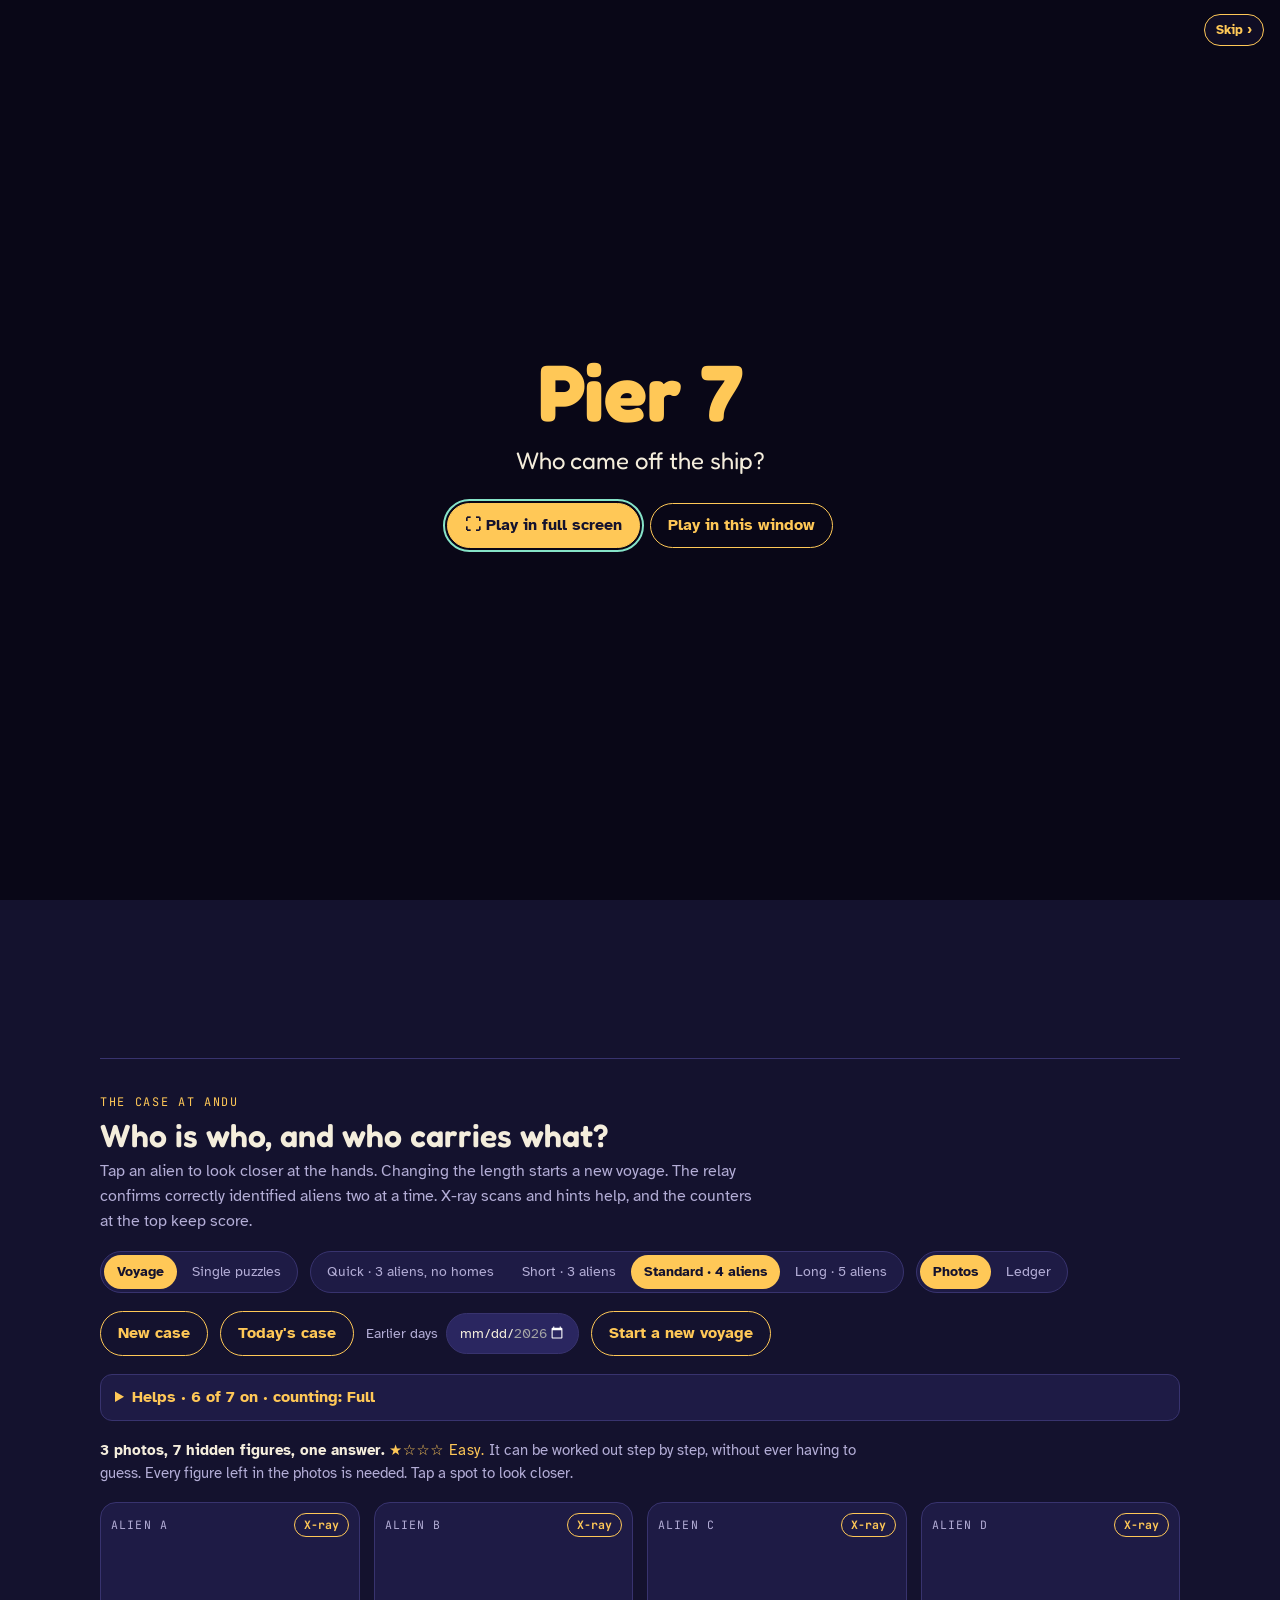
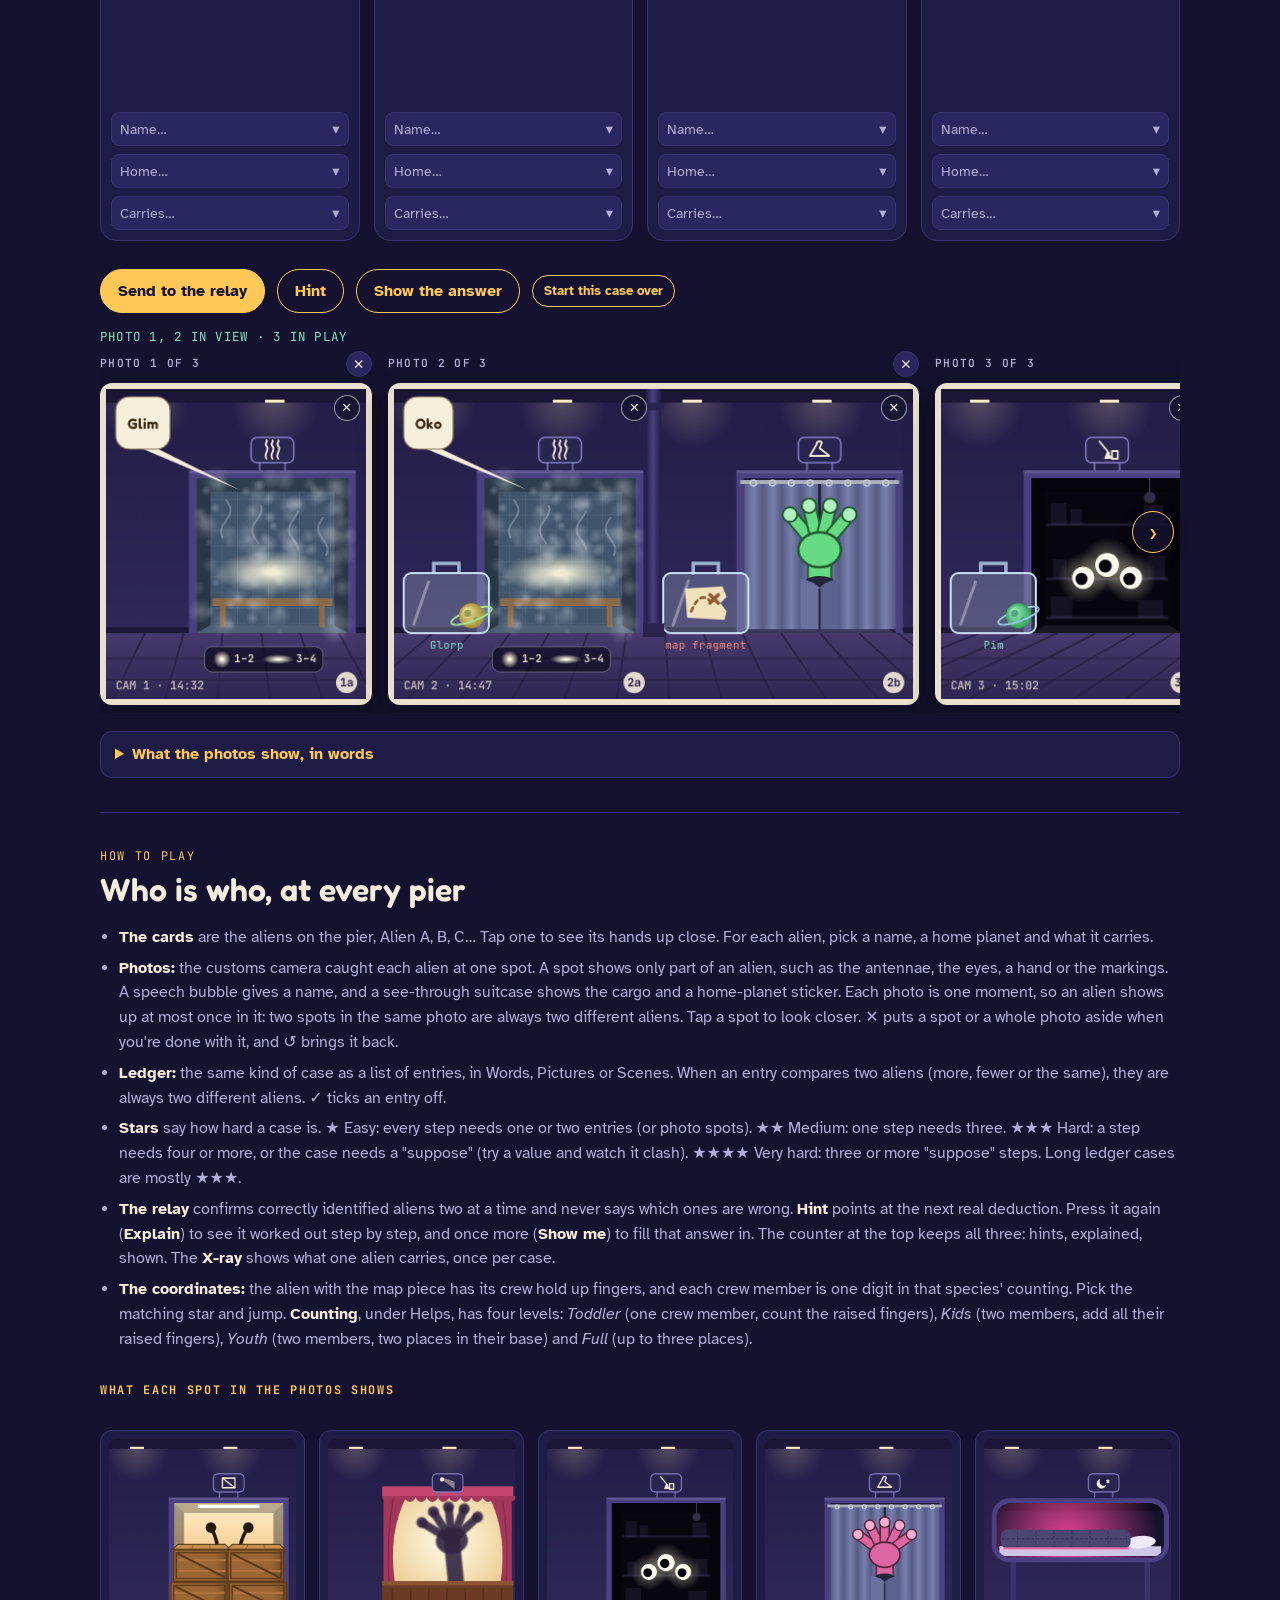
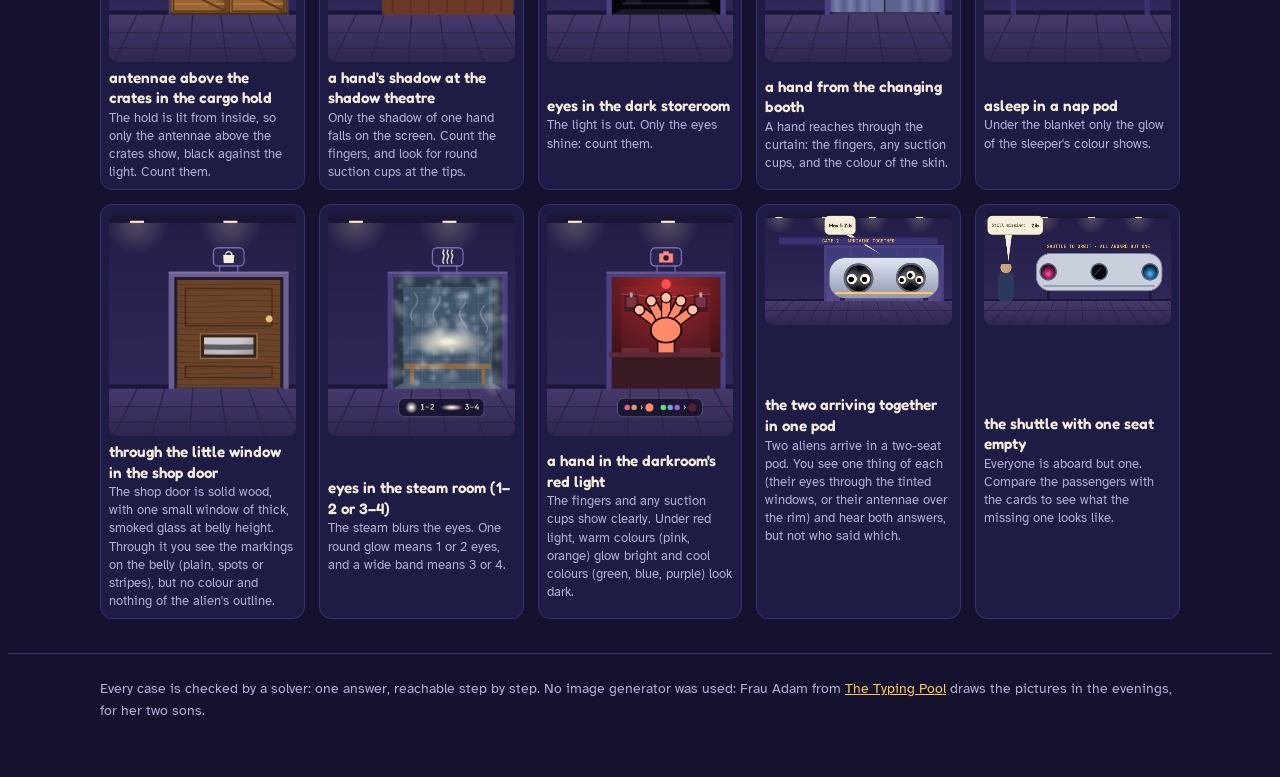
<file: pier7/index.html>
<!doctype html>
<html lang="en">
<meta charset="utf-8">
<meta name="viewport" content="width=device-width, initial-scale=1, viewport-fit=cover">
<!-- the tab icon: the pink three-eyed alien in a porthole, drawn by the page's own alien code (starport/itch/icon/) -->
<link rel="icon" type="image/png" sizes="32x32" href="[data-uri]">
<link rel="apple-touch-icon" sizes="180x180" href="[data-uri]">
<script data-goatcounter="https://typingpoolgame.goatcounter.com/count"
        data-goatcounter-settings='{"allow_frame": true}'
        async src="//gc.zgo.at/count.js"></script>
<title>Pier 7</title>
<script>
/* WHICH LANGUAGE (20 October 2026). One setting for the whole site, `pool.lang`, as the Typing
   Pool's pages keep it: chosen there, it carries in here. ?lang=de in the address chooses too, and
   is remembered. Failing both, the browser's own language. English needs no file; any other
   language's words come from lang/xx.js, read before the game starts. */
(function () {
  var have = ['de', 'fr', 'it', 'es', 'zh', 'ja'], want = null;
  try { want = new URLSearchParams(location.search).get('lang'); if (want) localStorage.setItem('pool.lang', want); } catch (e) {}
  if (!want) try { want = localStorage.getItem('pool.lang'); } catch (e) {}
  if (!want) try { var l = navigator.languages || [navigator.language]; for (var i = 0; i < l.length && !want; i++) { var s = String(l[i] || '').toLowerCase().split('-')[0]; if (have.indexOf(s) >= 0 || s === 'en') want = s; } } catch (e) {}
  if (have.indexOf(want) >= 0) { document.documentElement.lang = want; document.write('<script src="lang/' + want + '.js"><\/script>'); }
})();
</script>
<meta name="claude:viewport-fit-sides" content="cover">
<link rel="preconnect" href="https://fonts.googleapis.com">
<link rel="preconnect" href="https://fonts.gstatic.com" crossorigin>
<link rel="stylesheet" href="https://fonts.googleapis.com/css2?family=Atkinson+Hyperlegible:wght@400;700&family=Fredoka:wght@500;600&family=JetBrains+Mono:wght@400;600&display=swap">
<style>
:root{
  /* Layout: the ship's viewport on top, the pier's case below it, the coordinates panel opening once the case is closed */
  --void:#14122e; --panel:#1e1b45; --panel-2:#2a2660; --rule:#38336e;
  --ink:#f4eddc; --muted:#b3add6; --sun:#ffc857; --mint:#86e3c8; --coral:#ff8f7d;
  --f-display:"Fredoka","Trebuchet MS",system-ui,sans-serif;
  --f-body:"Atkinson Hyperlegible",system-ui,-apple-system,"Segoe UI",sans-serif;
  --f-mono:"JetBrains Mono",ui-monospace,Consolas,monospace;
  --r:16px;
  color-scheme:dark;
}
*{box-sizing:border-box}
[hidden]{display:none!important}
body{background:var(--void);color:var(--ink);font-family:var(--f-body);font-size:16px;line-height:1.55}
.gutter{padding-left:max(16px,env(safe-area-inset-left,0px));padding-right:max(16px,env(safe-area-inset-right,0px))}
.inner{max-width:1080px;margin-inline:auto}
.bar{position:sticky;top:env(safe-area-inset-top,0px);z-index:10;background:color-mix(in srgb,var(--void) 90%,transparent);backdrop-filter:blur(10px);-webkit-backdrop-filter:blur(10px);border-bottom:1px solid var(--rule)}
.bar .inner{display:flex;align-items:center;justify-content:space-between;gap:10px;flex-wrap:wrap;padding-block:10px}
.brand{font-family:var(--f-display);font-weight:600;font-size:1.05rem}
.brandrow{display:flex;align-items:center;gap:10px;flex-wrap:wrap}
/* which case this is: today's or not, its number (in hand numerals, five fingers a hand, so they read as tens) and its stars */
.casetag{display:inline-flex;align-items:center;gap:7px;font-family:var(--f-mono);font-size:.74rem;padding:2px 10px;border-radius:999px;border:1px solid var(--rule);background:var(--panel);color:var(--muted)}
.casetag.today{border-color:var(--sun);color:var(--sun)}
.casetag canvas{display:inline-block;height:20px;width:auto}
.casetag .no{color:var(--ink)}
.casetag .stars{font-size:.8rem}
.chips{display:flex;flex-wrap:wrap;gap:6px}
.chip{font-family:var(--f-mono);font-size:.76rem;padding:4px 10px;border-radius:999px;background:var(--panel);border:1px solid var(--rule);color:var(--muted);font-variant-numeric:tabular-nums}
.chip b{color:var(--ink);font-weight:600}
.langpick{font-family:var(--f-mono);font-size:.76rem;padding:3px 8px;border-radius:999px;background:var(--panel);border:1px solid var(--rule);color:var(--ink);cursor:pointer}
button:focus-visible,input:focus-visible,select:focus-visible,summary:focus-visible{outline:2px solid var(--mint);outline-offset:2px}

.hero{padding-block:40px 22px;display:grid;gap:10px}
.eyebrow{font-family:var(--f-mono);font-size:.76rem;letter-spacing:.14em;text-transform:uppercase;color:var(--mint);margin:0}
h1{font-family:var(--f-display);font-weight:600;font-size:clamp(2.3rem,6.5vw,4rem);line-height:1;margin:0;text-wrap:balance}
h1 em{font-style:normal;color:var(--sun)}
.lede{max-width:64ch;color:var(--muted);font-size:1.06rem;margin:0}

canvas{display:block;width:100%;max-width:100%}
.viewport{aspect-ratio:16/7;border-radius:var(--r)}
@media (max-width:640px){.viewport{aspect-ratio:16/10}}

.finale-stage{aspect-ratio:16/9;border-radius:var(--r)}
#finale{border-top-color:var(--sun)}
#finale h2{color:var(--sun)}
.hint{font-size:.88rem;color:var(--muted);margin:0}
.bench{border-top:1px solid var(--rule);padding-block:34px;display:grid;gap:18px}
.bench h2{font-family:var(--f-display);font-weight:600;font-size:clamp(1.5rem,3.4vw,2rem);line-height:1.1;margin:0;text-wrap:balance}
.bench-head{display:grid;gap:6px}
.bench-head p{margin:0;max-width:66ch;color:var(--muted)}
.kicker{font-family:var(--f-mono);font-size:.74rem;letter-spacing:.14em;text-transform:uppercase;color:var(--sun)}

.row{display:flex;flex-wrap:wrap;gap:12px;align-items:center}
.seg{display:inline-flex;flex-wrap:wrap;gap:2px;padding:3px;border:1px solid var(--rule);border-radius:999px;background:var(--panel)}
.seg button{font:inherit;font-size:.88rem;color:var(--muted);background:transparent;border:0;border-radius:999px;padding:6px 13px;cursor:pointer}
.seg button:hover{color:var(--ink)}
.seg button[aria-pressed="true"]{background:var(--sun);color:var(--void);font-weight:700}
.share{background:var(--panel);border:1px solid var(--sun);border-radius:var(--r);padding:14px 16px;display:grid;gap:8px;max-width:560px}
.share pre{margin:0;white-space:pre-wrap;font-family:var(--f-mono);font-size:.9rem;line-height:1.5;background:var(--panel-2);border-radius:10px;padding:10px 12px;color:var(--ink)}
.share .row{align-items:center}
.share-note{font-size:.84rem;color:var(--mint)}
.daypick{display:inline-flex;align-items:center;gap:8px;font-size:.86rem;color:var(--muted)}
.daypick input{font:inherit;font-size:.9rem;color:var(--ink);background:var(--panel-2);border:1px solid var(--rule);border-radius:999px;padding:7px 12px;color-scheme:dark}
.btn{font:inherit;font-weight:700;border-radius:999px;padding:9px 17px;border:1px solid var(--sun);background:var(--sun);color:var(--void);cursor:pointer}
.btn.ghost{background:transparent;color:var(--sun)}
.btn.small{padding:5px 11px;font-size:.82rem}
.btn:disabled{opacity:.4;cursor:default}

details.helps{background:var(--panel);border:1px solid var(--rule);border-radius:12px;padding:10px 14px}
details.helps summary{cursor:pointer;color:var(--sun);font-weight:700}
.help-grid{display:grid;grid-template-columns:repeat(auto-fill,minmax(250px,1fr));gap:8px 18px;margin-top:10px}
.check{display:flex;gap:10px;align-items:flex-start;cursor:pointer;font-size:.94rem}
.check input{accent-color:var(--sun);width:18px;height:18px;margin-top:2px;flex:none}

.grade{font-size:.92rem;color:var(--muted);max-width:76ch;margin:0}
.grade strong{color:var(--ink)}
.stars{color:var(--sun);white-space:nowrap;letter-spacing:.04em}

/* the cast in one row, as many columns as aliens; the ledger underneath */
.case-grid{display:grid;grid-template-columns:minmax(0,1fr);gap:14px}
.cast{--n:4;display:grid;grid-template-columns:repeat(var(--n),minmax(0,1fr));gap:14px}
@media (max-width:760px){.cast{grid-template-columns:repeat(auto-fill,minmax(150px,1fr))}}
/* the crew strip: once the cards scroll away, a slim copy of the cast (faces and picks) stays at the top
   while the entries are read. Zero height in the page, so showing it never moves anything. */
.crewbar{position:sticky;top:var(--barh,56px);height:0;z-index:9;margin-bottom:-14px}
.crewbar-in{position:absolute;left:0;right:0;top:0;display:grid;grid-template-columns:repeat(var(--n,4),minmax(0,1fr));gap:6px;padding:6px;background:color-mix(in srgb,var(--void) 97%,transparent);backdrop-filter:blur(10px);-webkit-backdrop-filter:blur(10px);border:1px solid var(--rule);border-top:0;border-radius:0 0 12px 12px;box-shadow:0 8px 24px rgba(0,0,0,.45);opacity:0;transform:translateY(-8px);pointer-events:none;transition:opacity .18s,transform .18s}
.crewbar.on .crewbar-in{opacity:1;transform:none;pointer-events:auto}
.crewcell{position:relative;display:grid;grid-template-columns:44px minmax(0,1fr);grid-template-areas:"face lt" "face nm" "face em";column-gap:8px;align-items:center;background:var(--panel);border:1px solid var(--rule);border-radius:10px;padding:4px 8px 4px 4px;cursor:pointer;font:inherit;color:var(--ink);text-align:left;min-width:0}
.crewcell:hover{border-color:var(--muted)}
.crewcell.locked{border-color:var(--mint)}
.crewcell .lt{grid-area:lt;font-family:var(--f-mono);font-size:.64rem;letter-spacing:.1em;color:var(--muted)}

.crewcell canvas{grid-area:face;width:44px;height:44px}
.crewcell .nm{grid-area:nm;font-size:.84rem;line-height:1.2;overflow:hidden;text-overflow:ellipsis;white-space:nowrap}
.crewcell .nm.ph{color:var(--muted)}
.crewcell .nm.ok{color:var(--mint)}
.crewcell .nm.hinted{color:var(--sun)}
.crewcell .em{grid-area:em;display:flex;gap:4px;min-height:18px}
.crewcell .slot{width:18px;height:18px;border:1.5px dashed var(--rule);border-radius:50%;box-sizing:border-box}
@media (max-width:640px){
  .crewbar-in{gap:4px;padding:4px}
  .crewcell{grid-template-columns:minmax(0,1fr);grid-template-areas:"face" "nm" "em";justify-items:center;text-align:center;padding:3px 2px 4px}
  .crewcell canvas{width:38px;height:38px}
  .crewcell .lt{position:absolute;left:5px;top:3px}
  .crewcell .lt::before{content:none}
  .crewcell .nm{font-size:.74rem;max-width:100%}
  .crewcell .em{gap:2px}
}
.log{max-width:78ch}
.picwrap{overflow-x:auto;max-width:100%}
canvas.pic{display:block;max-width:none}
canvas.scene{display:block;width:300px;max-width:100%;height:auto;border-radius:10px;cursor:zoom-in}
canvas.scene.scene-zoomed{width:100%;cursor:default}
#scene-zoom-text{margin-top:8px}
.log.scenes{max-width:none}
.log.scenes ol{grid-template-columns:repeat(auto-fill,minmax(270px,1fr));gap:16px 18px}
.log.scenes ol{padding-left:0;list-style:none}
.log.scenes li::before{content:counter(list-item) ".";display:block;color:var(--muted);font-size:.8rem;margin-bottom:4px}
.noscene{display:block;font-size:.72rem;color:var(--muted);font-style:italic}
.card{background:var(--panel);border:1px solid var(--rule);border-radius:var(--r);padding:10px;display:grid;gap:8px;align-content:start}
.card.locked{border-color:var(--mint)}
.pid{font-family:var(--f-mono);font-size:.72rem;letter-spacing:.1em;color:var(--muted);display:flex;justify-content:space-between;gap:6px}
.card.locked .pid{color:var(--mint)}
.look{padding:0;border:0;background:none;cursor:zoom-in;border-radius:10px;overflow:hidden;display:block;width:100%}
.look canvas{aspect-ratio:1/1}
.field{display:grid;gap:2px}
.field label{font-size:.68rem;letter-spacing:.1em;text-transform:uppercase;color:var(--muted)}
.field{position:relative}
.field select.native{position:absolute;left:0;top:0;width:1px;height:1px;opacity:0;pointer-events:none}
.pick{display:flex;align-items:center;gap:6px;width:100%;font:inherit;font-size:.9rem;background:var(--panel-2);color:var(--ink);border:1px solid var(--rule);border-radius:8px;padding:4px 8px;min-height:34px;cursor:pointer;text-align:left}
.pick span{flex:1;min-width:0;overflow:hidden;text-overflow:ellipsis;white-space:nowrap}
.pick span.ph{color:var(--muted)}
.pick::after{content:'▾';color:var(--muted);flex:none}
.pick:disabled{cursor:default;color:var(--mint);border-color:transparent}
.pick:disabled::after{content:none}
.pick.hinted:disabled{color:var(--sun)}
.pick canvas,.pickmenu canvas{flex:none}
.pickmenu{position:fixed;z-index:40;background:var(--panel);border:1px solid var(--rule);border-radius:10px;padding:4px;box-shadow:0 10px 30px rgba(0,0,0,.5);display:grid;gap:2px;max-height:60vh;overflow:auto;min-width:190px}
.pickmenu button{display:flex;align-items:center;gap:8px;font:inherit;font-size:.92rem;background:none;border:0;color:var(--ink);padding:6px 8px;border-radius:7px;text-align:left;cursor:pointer;min-height:36px}
.pickmenu button:hover,.pickmenu button:focus-visible{background:var(--panel-2);outline:none}
.pickmenu button[aria-selected=true]{color:var(--sun)}
.pickmenu button:disabled{opacity:.4;cursor:default}
.pickmenu .who{margin-left:auto;padding-left:10px;color:var(--muted);font-size:.78rem}
.field select{width:100%;font:inherit;font-size:.9rem;background:var(--panel-2);color:var(--ink);border:1px solid var(--rule);border-radius:8px;padding:6px 8px}
.field select:disabled{opacity:1;color:var(--mint);border-color:transparent}
.field select.hinted:disabled{color:var(--sun)}
.card-foot{display:flex;justify-content:flex-end;align-items:center;gap:8px;min-height:30px}
.xcap{margin-right:auto;font-family:var(--f-mono);font-size:.74rem;color:var(--coral);line-height:1.3}

.log{background:var(--panel);border:1px solid var(--rule);border-radius:var(--r);padding:18px 20px;font-family:var(--f-mono);font-size:.88rem;line-height:1.6;min-width:0}
.log h3{font-size:.76rem;letter-spacing:.12em;text-transform:uppercase;color:var(--mint);margin:0 0 4px;font-weight:600}
.log-head{display:flex;justify-content:space-between;align-items:flex-start;gap:8px 12px;flex-wrap:wrap;margin-bottom:6px}
.log-head h3{margin:6px 0 0}
.ledger-tools{margin-left:auto;display:flex;flex-direction:column;align-items:flex-end;gap:6px;font-family:var(--f-body)}
.ledger-tools .seg button{font-size:.78rem;padding:3px 10px}
.log .sub{color:var(--muted);margin:0 0 12px;font-size:.82rem}
.log ol{margin:0;padding-left:2.4em;display:grid;gap:9px}
.log li::marker{color:var(--muted)}
.log li.cited{background:color-mix(in srgb,var(--sun) 14%,transparent);border-radius:6px;outline:4px solid color-mix(in srgb,var(--sun) 14%,transparent)}
.log li{position:relative;padding-right:30px}
.log li.spent{opacity:.4}
.tick{position:absolute;right:0;top:0;width:26px;height:26px;border-radius:50%;border:1px solid var(--rule);background:var(--panel-2);color:var(--mint);font:inherit;font-size:.85rem;line-height:1;cursor:pointer;padding:0}
.tick:hover{border-color:var(--mint)}
.done-head{font-size:.72rem;letter-spacing:.12em;text-transform:uppercase;color:var(--muted);margin:16px 0 8px;font-weight:600}
.log ol.done li{opacity:.45}
.pickhelp{flex-wrap:wrap;align-items:center}
.pickhelp select{font:inherit;font-size:.88rem;background:var(--panel-2);color:var(--ink);border:1px solid var(--rule);border-radius:8px;padding:5px 8px;max-width:100%}
.ref{font-weight:600}
.ref-name{color:var(--sun)} .ref-planet{color:var(--mint)} .ref-cargo{color:var(--coral)}
.log.plain .ref{color:inherit;font-weight:400}
.key{display:flex;flex-wrap:wrap;gap:6px 14px;margin:0 0 14px;padding:8px 10px;border:1px dashed var(--rule);border-radius:10px}
.key span{display:inline-flex;align-items:center;gap:4px;color:var(--muted);font-size:.8rem}
canvas.glyph{display:inline-block;vertical-align:-0.45em;margin:0 2px}

.hintbox{background:var(--panel-2);border-radius:12px;padding:12px 14px;margin:0;max-width:72ch}
.hintbox .explain{display:block;margin-top:10px}
.hintbox ol.steps{margin:10px 0 0;padding-left:1.6em;display:grid;gap:6px}
.hintbox ol.steps li::marker{color:var(--muted)}
.hintbox p.so{margin:8px 0 0;color:var(--sun)}
.verdict{min-height:1.5em;font-weight:700;margin:0}
.verdict.good{color:var(--mint)} .verdict.bad{color:var(--coral)}

.signal{background:var(--panel);border:1px solid var(--mint);border-radius:var(--r);padding:18px;display:grid;gap:14px}
#case-actions{scroll-margin-top:64px}
.sig-head{display:flex;justify-content:space-between;align-items:center;gap:10px;flex-wrap:wrap}
.signal h3{font-family:var(--f-display);font-weight:600;font-size:1.4rem;margin:0}
.signal p{margin:0;color:var(--muted);max-width:68ch}
.signal p strong{color:var(--ink)}
.sig-text{color:var(--muted);max-width:68ch}
.sig-text strong{color:var(--ink)}
.sig-text .ex-head,.sig-text .ex-foot{display:block;margin-top:10px}
.sig-text .ex-foot{font-size:.88rem}
.placetab-wrap{display:block;overflow-x:auto;margin-top:6px}
.placetab{border-collapse:collapse;font-family:var(--f-mono);font-size:.86rem;font-variant-numeric:tabular-nums;color:var(--ink)}
.placetab th,.placetab td{padding:5px 10px;border:1px solid var(--rule);text-align:center;white-space:nowrap}
.placetab thead th{color:var(--muted);font-weight:400;font-size:.76rem}
.placetab tbody th{text-align:left;font-family:var(--f-body);font-weight:400;color:var(--muted)}
.placetab td.sum{color:var(--sun);font-weight:600}
.crew{border-radius:12px}
.chart{display:grid;grid-template-columns:repeat(auto-fill,minmax(150px,1fr));gap:10px}
.chart button{font:inherit;text-align:left;background:var(--panel-2);color:var(--ink);border:1px solid var(--rule);border-radius:12px;padding:10px 12px;cursor:pointer;display:grid;gap:2px}
.chart button:hover:not(:disabled){border-color:var(--sun)}
.chart button span{font-family:var(--f-mono);font-size:1.15rem;color:var(--sun);font-variant-numeric:tabular-nums}
.chart button:disabled{opacity:.45;cursor:default;text-decoration:line-through}

.notes{display:grid;grid-template-columns:repeat(auto-fit,minmax(220px,1fr));gap:22px}
.note h3{font-family:var(--f-display);font-weight:600;font-size:1.12rem;margin:0 0 4px}
.note p{margin:0;color:var(--muted)}
footer a{color:var(--sun)}
footer{border-top:1px solid var(--rule);padding-block:24px 48px;color:var(--muted);font-size:.86rem}

dialog{background:var(--panel);color:var(--ink);border:1px solid var(--rule);border-radius:var(--r);padding:16px;width:min(720px,calc(100vw - 32px));max-height:calc(100vh - 32px)}
dialog::backdrop{background:rgba(8,6,20,.75)}
.zoom-grid{display:grid;grid-template-columns:minmax(0,1.2fr) minmax(0,1fr);gap:12px}
.zoom-hands{display:grid;gap:12px}
.zoom-grid canvas{aspect-ratio:1/1;border-radius:12px}
@media (max-width:560px){.zoom-grid{grid-template-columns:minmax(0,1fr)}.zoom-hands{grid-template-columns:1fr 1fr}}
.zoom-head{display:flex;justify-content:space-between;align-items:center;margin-bottom:10px;gap:10px}
.zoom-head h3{margin:0;font-family:var(--f-display);font-weight:600}
/* photo cases */
.log.photomode{max-width:none;background:transparent;border:0;padding:0;font-family:var(--f-body);font-size:1rem}
.photos{display:grid;grid-template-columns:minmax(0,1fr);gap:22px;min-width:0}
.carousel{display:grid;gap:8px;min-width:0}
.carousel-head{display:flex;justify-content:space-between;align-items:center;gap:10px}
.count{font-family:var(--f-mono);font-size:.78rem;letter-spacing:.1em;text-transform:uppercase;color:var(--mint)}
.track{display:flex;gap:16px;overflow-x:auto;scroll-snap-type:x mandatory;padding-bottom:8px;min-width:0;outline-offset:4px}
.slide{flex:0 0 auto;scroll-snap-align:start;min-width:0;display:grid;gap:6px;align-content:start}
.aside .slide{flex:0 0 260px}
.aside{opacity:.85}
.slide-bar{display:flex;justify-content:space-between;align-items:center;gap:8px}
.slide-bar h3{font-family:var(--f-mono);font-size:.74rem;letter-spacing:.12em;text-transform:uppercase;color:var(--muted);margin:0;font-weight:600}
.photo-frame{border:6px solid #e9e1cf;border-radius:12px;background:#e9e1cf;box-shadow:0 10px 30px rgba(0,0,0,.35);width:fit-content;max-width:100%}
.photo-frame canvas{width:100%;height:auto;display:block;cursor:zoom-in}
.iconbtn{font:inherit;font-size:1.05rem;line-height:1;width:34px;height:34px;border-radius:50%;border:1px solid var(--rule);background:var(--panel-2);color:var(--ink);cursor:pointer}
.iconbtn:hover{border-color:var(--sun);color:var(--sun)}
.carousel-body{position:relative;min-width:0}
.iconbtn.edge{position:absolute;top:50%;transform:translateY(-50%);z-index:2;width:42px;height:42px;font-size:1.5rem;background:color-mix(in srgb,var(--void) 80%,transparent);border-color:var(--sun);color:var(--sun);box-shadow:0 4px 14px rgba(0,0,0,.4)}
.iconbtn.edge.left{left:6px}
.iconbtn.edge.right{right:6px}
details.words{background:var(--panel);border:1px solid var(--rule);border-radius:12px;padding:10px 14px}
details.words summary{cursor:pointer;color:var(--sun);font-weight:700}
details.words h4{font-family:var(--f-mono);font-size:.74rem;letter-spacing:.12em;text-transform:uppercase;color:var(--mint);margin:12px 0 4px}
details.words ul{margin:0;padding-left:1.2em;font-family:var(--f-mono);font-size:.86rem;display:grid;gap:4px}
/* a closer look always fits the window's height (never a scroll), keeping the spot's shape */
#spot-body canvas{display:block;margin-inline:auto;height:auto;width:min(100%,calc((100vh - 190px) * var(--ar,1)));border-radius:10px}
@supports (height:100dvh){#spot-body canvas{width:min(100%,calc((100dvh - 190px) * var(--ar,1)))}}
.zoom-head .row{gap:8px}
/* compact cards, so the cast, the photos and the buttons fit on one screen */
#cast{scroll-margin-top:64px}
.look canvas{aspect-ratio:3/2;max-height:22vh}
.field label.sr{position:absolute;width:1px;height:1px;overflow:hidden;clip:rect(0 0 0 0);white-space:nowrap}
.pid{align-items:center;min-height:24px;flex-wrap:nowrap;white-space:nowrap}.pid>span:first-child{flex:none}.pid .st{margin-left:auto;min-width:0;overflow:hidden;text-overflow:ellipsis;font-size:.64rem}.pid .xray{padding:2px 9px;font-size:.72rem;flex:none}
.card-foot:empty{display:none}
.card-foot{min-height:0}
.photos{--ph:clamp(190px,calc(100vh - 590px),320px);gap:14px}
.carousel{gap:4px}
.slide-bar h3{font-size:.7rem}
.iconbtn.tiny{width:26px;height:26px;font-size:.85rem}
.photo-frame{position:relative}
.spotx{position:absolute;top:6px;width:26px;height:26px;border-radius:50%;border:1px solid rgba(255,255,255,.55);background:rgba(20,18,46,.72);color:#f4eddc;font:inherit;font-size:.8rem;line-height:1;cursor:pointer;padding:0;transform:translateX(-100%);z-index:1}
.spotx:hover{border-color:var(--sun);color:var(--sun)}
#words-slot:empty{display:none}
.spot-note{margin:8px 0 0;color:var(--muted);font-size:.9rem}
/* the cinema: take-off, the jump and the landing, over the whole window */
.cine{position:fixed;inset:0;z-index:50;background:#090717;opacity:1;transition:opacity .45s ease}
.cine.out{opacity:0}
.cine:focus{outline:none}
.cine-start{position:absolute;inset:0;z-index:1;display:flex;flex-direction:column;align-items:center;justify-content:center;gap:10px;text-align:center;padding:16px}
.cine-start[hidden]{display:none}
.cine-start h2{font-family:var(--f-display);font-size:clamp(2.6rem,9vw,5rem);color:var(--sun);margin:0;line-height:1}
.cine-start p{color:var(--ink);font-family:var(--f-display);font-size:clamp(1.05rem,2.6vw,1.5rem);margin:0 0 14px}
.cine-start .row{display:flex;gap:10px;flex-wrap:wrap;justify-content:center}
.cine canvas{position:absolute;inset:0;width:100%;height:100%}
.cine-cap{position:absolute;left:50%;bottom:max(28px,6vh);transform:translateX(-50%);width:min(760px,calc(100% - 32px));margin:0;text-align:center;font-family:var(--f-display);font-weight:600;font-size:clamp(1.15rem,2.6vw,1.8rem);line-height:1.25;color:var(--ink);text-shadow:0 2px 12px rgba(0,0,0,.8);text-wrap:balance}
.cine-ui{position:absolute;top:max(14px,env(safe-area-inset-top,0px));right:16px;display:flex;gap:8px}
.cine-ui .btn{background:rgba(20,18,46,.6)}
.cine-tap{position:absolute;left:50%;bottom:10px;transform:translateX(-50%);margin:0;font-family:var(--f-mono);font-size:.72rem;letter-spacing:.12em;text-transform:uppercase;color:var(--muted)}
/* how to play */
.howto{display:grid;gap:18px}
.howto ul{margin:0;padding-left:1.2em;display:grid;gap:6px;color:var(--muted)}
.howto ul strong{color:var(--ink)}
.guide-note{color:var(--muted);font-size:.86rem;margin:0 0 10px;max-width:72ch}
.guide.pics canvas,.guide.scenes canvas{width:auto;max-width:100%}
.guide.scenes{grid-template-columns:repeat(auto-fill,minmax(280px,1fr))}
.guide{display:grid;grid-template-columns:repeat(auto-fill,minmax(200px,1fr));gap:14px}
.guide figure{margin:0;background:var(--panel);border:1px solid var(--rule);border-radius:12px;padding:8px;display:grid;gap:6px}
.guide canvas{border-radius:8px;width:100%;height:auto}
.guide figcaption{font-size:.84rem;color:var(--muted);line-height:1.35}
.guide figcaption b{color:var(--ink);display:block;font-family:var(--f-display);font-weight:600;font-size:.95rem}
.hero-row{display:flex;flex-wrap:wrap;gap:10px;margin-top:6px}
</style>

<div class="bar gutter">
  <div class="inner">
    <div class="brandrow"><div class="brand">Pier 7</div><span class="casetag" id="case-tag" hidden></span></div>
    <div class="chips" aria-live="polite">
      <span class="chip">Pier <b id="c-pier">…</b></span>
      <span class="chip">Map <b id="c-map">0 of 4</b></span>
      <span class="chip">Hints <b id="c-hints">0</b></span>
      <span class="chip">Scans <b id="c-scans">0</b></span>
      <span class="chip">Relay <b id="c-tries">0</b></span>
      <button type="button" class="btn small ghost" id="fullscreen" hidden>⛶ Full screen</button>
      <select class="langpick" id="langpick" aria-label="Language" title="Language">
        <option value="en">English</option><option value="de">Deutsch</option><option value="fr">Français</option><option value="it">Italiano</option><option value="es">Español</option><option value="zh">中文</option><option value="ja">日本語</option>
      </select>
    </div>
  </div>
</div>

<main class="gutter">
  <div class="inner">
    <header class="hero">
      <p class="eyebrow">A deduction voyage · sketch</p>
      <h1 data-t>Solve the case, read the <em>hands</em>, jump.</h1>
      <p class="lede" data-t>The map to the Hidden Star was torn into pieces. At every starport one traveller carries a piece. Work out who is who from the customs photos or the cargo ledger, send your answer to the relay, then read the next coordinates on the crew's fingers and jump. The last piece leads to the treasure.</p>
      <p class="lede" data-t><strong>Choose how to play:</strong> <em>Photos</em> (customs camera spots, the easiest to start with) or <em>Ledger</em>, written in <em>Words</em>, <em>Pictures</em> or <em>Scenes</em>, with plain numbers or alien hand numerals. Play a whole <em>Voyage</em>, or just <em>Single puzzles</em> with no map and no jumps. Voyages come in four lengths: Quick and Short (3 aliens, 3 piers), Standard (4 and 4) and Long (5 and 5). <em>Today's case</em> is the same for everyone today. Helps lets you switch colour coding, hints and the X-ray on or off, and choose how hard the finger counting is, from Toddler to Full. More under How to play, at the bottom.</p>
      <div class="hero-row"><button type="button" class="btn" id="to-case">To the case ↓</button><button type="button" class="btn ghost" id="story">▶ Watch the story</button></div>
    </header>

    <canvas class="viewport" id="viewport" aria-label="The ship's viewport"></canvas>

    <section class="bench" id="finale" aria-labelledby="h-finale" hidden>
      <div class="bench-head">
        <span class="kicker">The Hidden Star</span>
        <h2 id="h-finale">Treasure found!</h2>
        <p id="finale-text"></p>
      </div>
      <canvas class="finale-stage" id="finale-canvas" aria-label="The treasure chest, with every alien who carried a piece of the map"></canvas>
      <div class="row"><button type="button" class="btn" id="voyage-new">Start a new voyage</button><p class="hint">The length buttons below set how many piers the next voyage has.</p></div>
    </section>

    <section class="bench" id="case-bench" aria-labelledby="h-case">
      <div class="bench-head">
        <span class="kicker" id="case-kicker">The case at this pier</span>
        <h2 id="h-case">Who is who, and who carries what?</h2>
        <p>Tap an alien to look closer at the hands. Changing the length starts a new voyage. The relay confirms correctly identified aliens two at a time. X-ray scans and hints help, and the counters at the top keep score.</p>
      </div>
      <div class="row">
        <div class="seg" id="play-mode" role="group" aria-label="Voyage or single puzzles">
          <button type="button" data-p="voyage" aria-pressed="true">Voyage</button>
          <button type="button" data-p="single" aria-pressed="false">Single puzzles</button>
        </div>
        <div class="seg" id="lvl" role="group" aria-label="Case length">
          <button type="button" data-l="quick" aria-pressed="false">Quick · 3 aliens, no homes</button>
          <button type="button" data-l="short" aria-pressed="false">Short · 3 aliens</button>
          <button type="button" data-l="standard" aria-pressed="true">Standard · 4 aliens</button>
          <button type="button" data-l="long" aria-pressed="false">Long · 5 aliens</button>
        </div>
        <div class="seg" id="case-style" role="group" aria-label="What the case looks like">
          <button type="button" data-s="photos" aria-pressed="true">Photos</button>
          <button type="button" data-s="ledger" aria-pressed="false">Ledger</button>
        </div>
      </div>
      <div class="row">
        <!-- the ledger's own switches; they sit in the ledger's top right corner while a ledger case is open -->
        <div id="ledger-park" hidden><div class="ledger-tools" id="ledger-tools">
          <div class="seg" id="ledger-mode" role="group" aria-label="How the ledger is written">
            <button type="button" data-g="words" aria-pressed="false">Words</button>
            <button type="button" data-g="pictures" aria-pressed="true">Pictures</button>
            <button type="button" data-g="scenes" aria-pressed="false">Scenes</button>
          </div>
          <div class="seg" id="nums" role="group" aria-label="How the ledger writes numbers">
            <button type="button" data-m="plain" aria-pressed="true">Plain numbers</button>
            <button type="button" data-m="hand" aria-pressed="false">Hand numerals</button>
          </div>
        </div></div>
        <button type="button" class="btn ghost" id="case-new">New case</button>
        <button type="button" class="btn ghost" id="case-daily">Today's case</button>
        <label class="daypick">Earlier days <input type="date" id="case-day" aria-label="Play the case of an earlier day"></label>
        <button type="button" class="btn ghost" id="voyage-restart">Start a new voyage</button>
      </div>
      <details class="helps" id="helps">
        <summary id="helps-sum">Helps</summary>
        <div class="help-grid">
          <label class="check"><input type="checkbox" id="h-colour" checked> Colour names, homes and cargo in the log</label>
          <label class="check"><input type="checkbox" id="h-grey" checked> Grey out picks already used by another alien</label>
          <label class="check"><input type="checkbox" id="h-key" checked> Show the numeral key when the ledger uses hand numerals</label>
          <label class="check"><input type="checkbox" id="h-explain" checked> Explain how to read the crew's fingers, with place values under them</label>
          <label class="check pickhelp">Star chart shows
            <select id="h-chart">
              <option value="decimal">base-10 numbers (a little arithmetic)</option>
              <option value="hand">hand numerals (match the pattern)</option>
            </select>
          </label>
          <label class="check"><input type="checkbox" id="h-tick" checked> Let me tick off log entries myself</label>
          <label class="check"><input type="checkbox" id="h-spent"> Grey out log entries once the relay has confirmed every alien they mention</label>
          <label class="check"><input type="checkbox" id="h-hints" checked> Allow hints</label>
          <label class="check"><input type="checkbox" id="h-scan" checked> Allow one X-ray scan per case</label>
          <label class="check pickhelp">Counting the coordinates
            <select id="h-count">
              <option value="toddler">Toddler: one crew member, count the raised fingers</option>
              <option value="kids">Kids: two crew members, add all their raised fingers</option>
              <option value="youth">Youth: two crew members, two places in their base</option>
              <option value="full">Full: up to three places in their base</option>
            </select>
          </label>
        </div>
      </details>
      <p class="grade" id="grade">Fetching a case…</p>
      <div class="case-grid">
        <div class="cast" id="cast"></div>
        <div class="crewbar" id="crewbar" aria-hidden="true"><div class="crewbar-in" id="crewbar-in"></div></div>
        <div class="row" id="case-actions">
          <button type="button" class="btn" id="case-check">Send to the relay</button>
          <button type="button" class="btn ghost" id="case-hint">Hint</button>
          <button type="button" class="btn ghost" id="case-reveal">Show the answer</button>
          <button type="button" class="btn small ghost" id="case-clear" title="Clear your picks and the answers hints filled in, and bring back everything you put aside. What the relay confirmed stays.">Start this case over</button>
          <p class="verdict" id="verdict" role="status"></p>
        </div>
        <div class="hintbox" id="hintbox" hidden></div>
        <div class="signal" id="signal" hidden>
          <div class="sig-head"><h3 id="sig-title">Next coordinates</h3><button type="button" class="btn small ghost" id="case-again">Show the photos again</button></div>
          <div class="sig-text" id="sig-text"></div>
          <button type="button" class="look" id="crew-look" aria-label="Look closer at the crew's hands"><canvas class="crew" id="crew"></canvas></button>
          <p id="chart-ask"></p>
          <div class="chart" id="chart"></div>
          <p class="verdict" id="sig-verdict" role="status"></p>
        </div>
        <div class="share" id="share" hidden>
          <p class="kicker" id="share-head">Your result, to share</p>
          <pre id="share-text"></pre>
          <div class="row"><button type="button" class="btn small" id="share-copy">Copy</button><span class="share-note" id="share-note" role="status"></span></div>
        </div>
        <div class="signal" id="single-done" hidden>
          <h3 id="single-title">Puzzle solved</h3>
          <p id="single-text"></p>
          <div class="row"><button type="button" class="btn" id="single-next">Next puzzle</button><button type="button" class="btn small ghost" id="single-again">Show the photos again</button></div>
        </div>
        <div class="log" id="log"></div>
      </div>
      <div id="words-slot"></div>

    </section>

    <section class="bench howto" aria-labelledby="h-notes">
      <div class="bench-head">
        <span class="kicker">How to play</span>
        <h2 id="h-notes">Who is who, at every pier</h2>
      </div>
      <ul>
        <li data-t><strong>The cards</strong> are the aliens on the pier, Alien A, B, C… Tap one to see its hands up close. For each alien, pick a name, a home planet and what it carries.</li>
        <li data-t><strong>Photos:</strong> the customs camera caught each alien at one spot. A spot shows only part of an alien, such as the antennae, the eyes, a hand or the markings. A speech bubble gives a name, and a see-through suitcase shows the cargo and a home-planet sticker. Each photo is one moment, so an alien shows up at most once in it: two spots in the same photo are always two different aliens. Tap a spot to look closer. ✕ puts a spot or a whole photo aside when you're done with it, and ↺ brings it back.</li>
        <li data-t><strong>Ledger:</strong> the same kind of case as a list of entries, in Words, Pictures or Scenes. When an entry compares two aliens (more, fewer or the same), they are always two different aliens. ✓ ticks an entry off.</li>
        <li data-t><strong>Stars</strong> say how hard a case is. ★ Easy: every step needs one or two entries (or photo spots). ★★ Medium: one step needs three. ★★★ Hard: a step needs four or more, or the case needs a "suppose" (try a value and watch it clash). ★★★★ Very hard: three or more "suppose" steps. Long ledger cases are mostly ★★★.</li>
        <li data-t><strong>The relay</strong> confirms correctly identified aliens two at a time and never says which ones are wrong. <strong>Hint</strong> points at the next real deduction. Press it again (<strong>Explain</strong>) to see it worked out step by step, and once more (<strong>Show me</strong>) to fill that answer in. The counter at the top keeps all three: hints, explained, shown. The <strong>X-ray</strong> shows what one alien carries, once per case.</li>
        <li data-t><strong>The coordinates:</strong> the alien with the map piece has its crew hold up fingers, and each crew member is one digit in that species' counting. Pick the matching star and jump. <strong>Counting</strong>, under Helps, has four levels: <em>Toddler</em> (one crew member, count the raised fingers), <em>Kids</em> (two members, add all their raised fingers), <em>Youth</em> (two members, two places in their base) and <em>Full</em> (up to three places).</li>
      </ul>
      <h3 class="kicker" id="guide-head">What each spot in the photos shows</h3>
      <p class="guide-note" id="guide-note" hidden></p>
      <div class="guide" id="guide"></div>
    </section>
  </div>
</main>
<footer class="gutter"><div class="inner" data-t>Every case is checked by a solver: one answer, reachable step by step. No image generator was used: Frau Adam from <a href="https://typingpoolgame.com/" target="_blank" rel="noopener">The Typing Pool</a> draws the pictures in the evenings, for her two sons.</div></footer>

<div class="cine" id="cine" tabindex="-1" hidden>
  <canvas id="cine-canvas" aria-hidden="true"></canvas>
  <p class="cine-cap" id="cine-cap" aria-live="polite"></p>
  <div class="cine-start" id="cine-start" hidden>
    <h2>Pier 7</h2>
    <p>Who came off the ship?</p>
    <div class="row"><button type="button" class="btn" id="cine-full">⛶ Play in full screen</button><button type="button" class="btn ghost" id="cine-here">Play in this window</button></div>
  </div>
  <div class="cine-ui"><button type="button" class="btn small ghost" id="cine-skip" title="Skip (Esc)">Skip ›</button></div>
  <p class="cine-tap" id="cine-tap" hidden>Tap to go on</p>
</div>

<dialog id="scene-zoom" aria-labelledby="scene-zoom-title">
  <div class="zoom-head"><h3 id="scene-zoom-title">Entry</h3><button type="button" class="btn small ghost" id="scene-zoom-close">Close</button></div>
  <div id="scene-zoom-body"></div>
  <p class="hint" id="scene-zoom-text"></p>
</dialog>

<dialog id="spot-zoom" aria-labelledby="spot-title">
  <div class="zoom-head"><h3 id="spot-title">A closer look</h3><div class="row"><button type="button" class="btn small ghost" id="spot-aside">✕ Put this spot aside</button><button type="button" class="btn small ghost" id="spot-close">Close</button></div></div>
  <div id="spot-body"></div>
  <p class="spot-note" id="spot-note" hidden></p>
</dialog>

<dialog id="zoom" aria-labelledby="zoom-title">
  <div class="zoom-head"><h3 id="zoom-title">A closer look</h3><button type="button" class="btn small ghost" id="zoom-close">Close</button></div>
  <div class="zoom-grid">
    <canvas id="zoom-body" aria-label="The whole alien"></canvas>
    <div class="zoom-hands">
      <canvas id="zoom-left" aria-label="Left hand"></canvas>
      <canvas id="zoom-right" aria-label="Right hand"></canvas>
    </div>
  </div>
</dialog>

<script>
(() => {
const TAU = Math.PI * 2;
const reduceMotion = matchMedia('(prefers-reduced-motion: reduce)').matches;
const $ = id => document.getElementById(id);
const COLORS = [{name:'green',h:135},{name:'pink',h:330},{name:'blue',h:205},{name:'orange',h:28},{name:'purple',h:270}];
const PATTERNS = ['plain','spots','stripes'];
const SHAPES = { round:[24,25,24], pear:[17,28,26], bean:[29,27,20] };
const NAMES = ['Zib','Ploo','Kemm','Vorra','Tiki','Nuub','Ozzo','Brill','Quee','Mox','Lulu','Fesk','Bix','Dorp','Gim','Jex','Kip','Lomo','Mib','Nix','Quill','Rumi','Sib','Tok','Ubbo','Vee','Wib','Yop','Zuzu','Fip','Glim','Hux','Ibbi','Jojo','Kroo','Lix','Moop','Nim','Oko','Pex','Rook','Squee','Tuv','Umbo','Vix','Wem','Yaz','Bobbin'];
const WORLDS = ['Glorp','Vex','Mimbo','Quarn','Thessa','Ulu','Bree','Kastor','Pim','Nebbo','Saru','Odd','Andu','Brix','Celo','Dunmo','Eph','Fallow','Gurn','Hesk','Iri','Jubb','Kell','Loam','Murr','Nox','Orrin','Pell','Rilo','Tamb'];
// Names and worlds already met on this journey are kept out of the next cases until the pool runs dry.
const met = { names: new Set(), worlds: new Set(), piers: new Set() };
function pickFresh(pool, n, used) {
  let fresh = used ? pool.filter(x => !used.has(x)) : [...pool];
  if (fresh.length < n) { if (used) used.clear(); fresh = [...pool]; }
  return shuffle(fresh).slice(0, n);
}
const CARGO = ['the map fragment','the star key','the brass compass','the glow seed','the old lantern','the tide clock'];
const LETTERS = 'ABCDEFG';

/* ---------- random numbers: seedable, so a date gives everyone the same case ---------- */
function mulberry32(a) { return () => { a |= 0; a = a + 0x6D2B79F5 | 0; let t = Math.imul(a ^ a >>> 15, 1 | a); t = t + Math.imul(t ^ t >>> 7, 61 | t) ^ t; return ((t ^ t >>> 14) >>> 0) / 4294967296; }; }
let R = Math.random;
const rand = (a = 0, b = 1) => a + R() * (b - a);
const ri = (a, b) => Math.floor(rand(a, b + 1));
const pick = a => a[Math.floor(R() * a.length)];
function shuffle(a) { for (let i = a.length - 1; i > 0; i--) { const j = Math.floor(R() * (i + 1)); [a[i], a[j]] = [a[j], a[i]]; } return a; }

/* ---------- views ---------- */
const views = new Set();
const io = new IntersectionObserver(es => es.forEach(e => { const v = e.target._view; if (v) { v.visible = e.isIntersecting; if (v.visible) v.dirty = true; } }), { rootMargin: '120px' });
const ro = new ResizeObserver(es => es.forEach(e => { const v = e.target._view; if (v) { sizeView(v); v.dirty = true; } }));
function makeView(canvas, draw, opts = {}) {
  const v = { canvas, draw, animated: opts.animated !== false, realtime: !!opts.realtime, read: !!opts.read, cap: opts.cap || 0, dither: false, visible: true, dirty: true, scale: 1, cw: 1, ch: 1 };
  canvas._view = v; views.add(v); io.observe(canvas); ro.observe(canvas); sizeView(v);
  return v;
}
function dropView(v) { views.delete(v); io.unobserve(v.canvas); ro.unobserve(v.canvas); }
function sizeView(v) {
  const r = v.canvas.getBoundingClientRect();
  v.cw = Math.max(1, r.width); v.ch = Math.max(1, r.height);
  v.scale = v.dither ? .75 : Math.min(window.devicePixelRatio || 1, 2);
  // a big canvas (the cinema, full screen) keeps to about cap pixels, so a frame never takes too long
  if (v.cap && v.cw * v.ch * v.scale * v.scale > v.cap) v.scale = Math.max(.5, Math.sqrt(v.cap / (v.cw * v.ch)));
  v.canvas.width = Math.max(1, Math.round(v.cw * v.scale));
  v.canvas.height = Math.max(1, Math.round(v.ch * v.scale));
  v.canvas.style.imageRendering = v.dither ? 'pixelated' : '';
}
function renderView(v, t) {
  // only the portraits read their pixels back (the X-ray dither); every other canvas stays on the GPU
  const ctx = v.canvas.getContext('2d', v.read ? { willReadFrequently: true } : undefined);
  ctx.setTransform(1,0,0,1,0,0); ctx.clearRect(0, 0, v.canvas.width, v.canvas.height);
  ctx.setTransform(v.canvas.width / v.cw, 0, 0, v.canvas.height / v.ch, 0, 0);
  v.draw(ctx, v.cw, v.ch, t);
  if (v.dither) ditherCanvas(ctx, v.canvas.width, v.canvas.height);
}
// One loop draws every canvas. A canvas that fails is skipped for that frame and the loop goes on,
// so one bad drawing can never stop the flights or leave the aliens blank. While the cinema covers
// the window, only the cinema is drawn; everything under it is redrawn once it lifts.
let wasCovered = false;
function frame(ms) {
  requestAnimationFrame(frame);
  const t = ms / 1000, still = reduceMotion ? 0 : t, covered = !$('cine').hidden && !$('cine').classList.contains('out');
  if (wasCovered && !covered) for (const v of views) v.dirty = true;
  wasCovered = covered;
  for (const v of views) {
    if (covered && v !== cineView) continue;
    if (!(v.visible || v === cineView && cine.on) || !(v.animated || v.dirty)) continue;
    try { renderView(v, v.realtime ? t : still); } catch (e) { if (!v.failed) console.error('A picture could not be drawn', e); v.failed = true; }
    v.dirty = false;
  }
}
const BAYER = [0,8,2,10,12,4,14,6,3,11,1,9,15,7,13,5];
const D_INK = [24,30,44], D_PAPER = [214,236,240];
function ditherCanvas(ctx, w, h) {
  const img = ctx.getImageData(0, 0, w, h), d = img.data;
  for (let y = 0; y < h; y++) for (let x = 0; x < w; x++) {
    const i = (y * w + x) * 4;
    const l = (0.3 * d[i] + 0.59 * d[i+1] + 0.11 * d[i+2]) / 255;
    const c = l > (BAYER[(y & 3) * 4 + (x & 3)] + 0.5) / 16 ? D_PAPER : D_INK;
    d[i] = c[0]; d[i+1] = c[1]; d[i+2] = c[2]; d[i+3] = 255;
  }
  ctx.putImageData(img, 0, 0);
}
function paintBench(ctx, w, h) {
  const g = ctx.createRadialGradient(w/2, h*.42, w*.05, w/2, h*.5, Math.max(w,h)*.75);
  g.addColorStop(0, '#302b68'); g.addColorStop(1, '#17143a');
  ctx.fillStyle = g; ctx.fillRect(0,0,w,h);
}
function drawShadow(ctx, cx, y, rx) { ctx.beginPath(); ctx.ellipse(cx, y, rx, rx * .14, 0, 0, TAU); ctx.fillStyle = 'rgba(0,0,0,.28)'; ctx.fill(); }

/* ---------- the alien ---------- */
// eye positions and radii, in the alien's 100-unit box, relative to the body centre
const EYES = { 1:[[0,-6,10]], 2:[[-10,-5,7.5],[10,-5,7.5]], 3:[[-13,-3,6],[0,-10,6.5],[13,-3,6]], 4:[[-15,-2,5.2],[-5.5,-9,5.6],[5.5,-9,5.6],[15,-2,5.2]] };
function geom(a, t, pose) {
  const ph = a.seed, bob = Math.sin(t * 2.2 + ph) * 1.6, sq = 1 + Math.sin(t * 4.4 + ph) * .025;
  const [rxT, rxB, ry] = SHAPES[a.shape], bx = 50, by = 60 + bob;
  const hands = pose
    ? [[-1, { x: bx - rxB - 11, y: by - 14 + Math.sin(t * 2 + ph) }], [1, { x: bx + rxB + 11, y: by - 14 + Math.sin(t * 2 + ph + 1) }]]
    : [[-1, { x: bx - rxB - 12, y: by - 5 + Math.sin(t * 2 + ph) * 1.5 }], [1, { x: bx + rxB + 12, y: by - 10 + Math.sin(t * 5 + ph) * 3.5 }]];
  return { ph, sq, rxT, rxB, ry, bx, by, hands };
}
function bodyPath(ctx, g) {
  ctx.beginPath();
  for (let i = 0; i <= 56; i++) {
    const th = i / 56 * TAU, k = (1 + Math.sin(th)) / 2, rx = (g.rxT * (1 - k) + g.rxB * k) * g.sq;
    const x = g.bx + Math.cos(th) * rx, y = g.by + Math.sin(th) * g.ry / g.sq;
    i ? ctx.lineTo(x, y) : ctx.moveTo(x, y);
  }
  ctx.closePath();
}
// pose: { l, r } raised fingers per hand; folded fingers are drawn as stubs
function drawAlien(ctx, a, cx, cy, size, t, pose) {
  const s = size / 100, g = geom(a, t, pose), { bx, by, ry, rxT, rxB, sq, ph } = g;
  ctx.save(); ctx.translate(cx - 50 * s, cy - 50 * s); ctx.scale(s, s);
  ctx.lineCap = 'round'; ctx.lineJoin = 'round';
  const h = COLORS[a.color].h;
  const C = { body:`hsl(${h} 62% 63%)`, dark:`hsl(${h} 45% 24%)`, deep:`hsl(${h} 52% 47%)`, light:`hsl(${h} 75% 82%)`, tip:`hsl(${(h+180)%360} 85% 66%)` };
  const fillWith = col => { ctx.fillStyle = col; ctx.fill(); ctx.strokeStyle = C.dark; ctx.lineWidth = 2.2; ctx.stroke(); };

  ({0:[],1:[0],2:[-8,8],3:[-13,0,13]})[a.ant].forEach((dx, i) => {
    const topY = by - (ry / sq) * Math.sqrt(Math.max(0, 1 - (dx / rxT) ** 2)) + 3;
    const sway = Math.sin(t * 3 + ph + i * 1.7) * 3, tx = bx + dx * 1.5 + sway, ty = topY - 17;
    ctx.beginPath(); ctx.moveTo(bx + dx, topY); ctx.quadraticCurveTo(bx + dx * 1.1 + sway * .3, topY - 10, tx, ty);
    ctx.strokeStyle = C.dark; ctx.lineWidth = 2.4; ctx.stroke();
    ctx.beginPath(); ctx.arc(tx, ty, 3.6, 0, TAU); fillWith(C.tip);
  });
  [-10, 10].forEach(dx => { ctx.beginPath(); ctx.ellipse(bx + dx, by + ry / sq - 1, 7, 4, 0, 0, TAU); fillWith(C.deep); });
  g.hands.forEach(([sd, hd]) => {
    const sx = bx + sd * rxB * .8, sy = by + 3;
    ctx.beginPath(); ctx.moveTo(sx, sy); ctx.quadraticCurveTo(sx + sd * 9, sy + 6, hd.x, hd.y);
    ctx.strokeStyle = C.dark; ctx.lineWidth = 7; ctx.stroke(); ctx.strokeStyle = C.body; ctx.lineWidth = 4.2; ctx.stroke();
  });
  bodyPath(ctx, g);
  const gr = ctx.createRadialGradient(bx - 8, by - 12, 4, bx, by, ry * 1.4);
  gr.addColorStop(0, C.light); gr.addColorStop(.55, C.body); gr.addColorStop(1, C.deep);
  ctx.fillStyle = gr; ctx.fill();
  ctx.save(); bodyPath(ctx, g); ctx.clip();
  if (a.pattern === 'spots') [[-14,9,4.5],[11,13,3.6],[-2,19,3],[18,5,2.8],[-20,1,2.6]].forEach(([dx, dy, r]) => { ctx.beginPath(); ctx.arc(bx + dx, by + dy, r, 0, TAU); ctx.fillStyle = C.deep; ctx.fill(); });
  else if (a.pattern === 'stripes') [9, 15, 21].forEach(dy => { ctx.beginPath(); ctx.moveTo(bx - 40, by + dy); ctx.quadraticCurveTo(bx, by + dy + 3, bx + 40, by + dy); ctx.strokeStyle = C.deep; ctx.lineWidth = 3.2; ctx.stroke(); });
  ctx.restore();
  bodyPath(ctx, g); ctx.strokeStyle = C.dark; ctx.lineWidth = 2.2; ctx.stroke();

  const E = EYES[a.eyes];
  const blink = !reduceMotion && ((t * .6 + ph * .37) % 4.2) < .13;
  const lx = pose ? 0 : Math.sin(t * .9 + ph) * .22, ly = pose ? -.2 : Math.cos(t * .7 + ph) * .12;
  // a.faceless: the body and its markings only (the shop door window shows the belly, never a face)
  if (!a.faceless) {
  E.forEach(([dx, dy, r]) => {
    const ex = bx + dx, ey = by + dy;
    if (blink) { ctx.beginPath(); ctx.moveTo(ex - r, ey); ctx.quadraticCurveTo(ex, ey + r * .5, ex + r, ey); ctx.strokeStyle = C.dark; ctx.lineWidth = 2; ctx.stroke(); return; }
    ctx.beginPath(); ctx.arc(ex, ey, r, 0, TAU); ctx.fillStyle = '#fffaf0'; ctx.fill(); ctx.strokeStyle = C.dark; ctx.lineWidth = 1.6; ctx.stroke();
    const px = ex + lx * r, py = ey + ly * r + r * .08;
    ctx.beginPath(); ctx.arc(px, py, r * .55, 0, TAU); ctx.fillStyle = '#1b1633'; ctx.fill();
    ctx.beginPath(); ctx.arc(px - r * .2, py - r * .22, r * .18, 0, TAU); ctx.fillStyle = '#ffffff'; ctx.fill();
  });
  ctx.beginPath();
  if (pose) ctx.ellipse(bx, by + (a.eyes === 1 ? 9 : 8), 3.2, 2.6, 0, 0, TAU); else ctx.arc(bx, by + (a.eyes === 1 ? 8 : 7), 4.5, .15 * Math.PI, .85 * Math.PI);
  ctx.strokeStyle = C.dark; ctx.lineWidth = 2; ctx.stroke();
  [-1, 1].forEach(sd => { ctx.beginPath(); ctx.ellipse(bx + sd * Math.min(17, rxB * .62), by + 5, 3.6, 2.1, 0, 0, TAU); ctx.fillStyle = 'hsl(350 85% 72% / .55)'; ctx.fill(); });
  }

  g.hands.forEach(([sd, hd], hi) => {
    const k = a.fingers, raised = pose ? (hi === 0 ? pose.l : pose.r) : k;
    const base = -Math.PI / 2 + sd * (pose ? .3 : .65), spread = Math.min(1.9, .5 * (k - 1));
    for (let i = 0; i < k; i++) {
      const up = i < raised, len = up ? (pose ? 9.5 : 8.5) : 3.4;
      const ang = base + (i / (k - 1) - .5) * spread * (sd < 0 ? -1 : 1);
      const fx = hd.x + Math.cos(ang) * len, fy = hd.y + Math.sin(ang) * len;
      ctx.beginPath(); ctx.moveTo(hd.x, hd.y); ctx.lineTo(fx, fy);
      ctx.strokeStyle = C.dark; ctx.lineWidth = 5.4; ctx.stroke(); ctx.strokeStyle = C.body; ctx.lineWidth = 3.2; ctx.stroke();
      if (a.cups && up) { ctx.beginPath(); ctx.arc(fx + Math.cos(ang) * 1.2, fy + Math.sin(ang) * 1.2, 2.4, 0, TAU); fillWith(C.light); }
    }
    ctx.beginPath(); ctx.arc(hd.x, hd.y, 4.6, 0, TAU); fillWith(C.body);
  });
  ctx.restore();
  return g;
}

/* ---------- cargo silhouettes for the X-ray ---------- */
function drawCargo(ctx, kind, x, y, s, ink = '#101018', lite = '#f0f0f0') {
  ctx.save(); ctx.translate(x, y); ctx.scale(s, s);
  ctx.fillStyle = ink; ctx.strokeStyle = ink; ctx.lineCap = 'round'; ctx.lineJoin = 'round';
  if (kind === 0) {
    ctx.beginPath(); ctx.moveTo(-10,-7); ctx.lineTo(8,-8); ctx.lineTo(10,-3); ctx.lineTo(7,0); ctx.lineTo(10,4); ctx.lineTo(9,8); ctx.lineTo(-9,7); ctx.closePath(); ctx.fill();
    ctx.strokeStyle = lite; ctx.lineWidth = 1.3; ctx.setLineDash([2,2]); ctx.beginPath(); ctx.moveTo(-7,4); ctx.quadraticCurveTo(-3,-6,2,-1); ctx.stroke(); ctx.setLineDash([]);
    ctx.lineWidth = 1.7; ctx.beginPath(); ctx.moveTo(2,-4); ctx.lineTo(6,0); ctx.moveTo(6,-4); ctx.lineTo(2,0); ctx.stroke();
  } else if (kind === 1) {
    ctx.beginPath();
    for (let i = 0; i < 10; i++) { const r = i % 2 ? 2.8 : 6.5, a = -Math.PI / 2 + i * Math.PI / 5; ctx.lineTo(-5 + Math.cos(a) * r, Math.sin(a) * r); }
    ctx.closePath(); ctx.fill();
    ctx.fillRect(-1, -1.6, 12, 3.2); ctx.fillRect(6, 1, 2, 4); ctx.fillRect(9.2, 1, 1.8, 3);
  } else if (kind === 2) {
    ctx.beginPath(); ctx.arc(0, 0, 9, 0, TAU); ctx.fill();
    ctx.beginPath(); ctx.arc(0, 0, 6.6, 0, TAU); ctx.fillStyle = lite; ctx.fill();
    ctx.beginPath(); ctx.moveTo(0,-6); ctx.lineTo(2,0); ctx.lineTo(0,6); ctx.lineTo(-2,0); ctx.closePath(); ctx.fillStyle = ink; ctx.fill();
    ctx.fillRect(-1.5, -12, 3, 3);
  } else if (kind === 3) {
    ctx.beginPath(); ctx.moveTo(0,-8); ctx.bezierCurveTo(7,-1,7,8,0,8); ctx.bezierCurveTo(-7,8,-7,-1,0,-8); ctx.fill();
    ctx.beginPath(); ctx.moveTo(0,-8); ctx.quadraticCurveTo(2,-12,6,-12); ctx.quadraticCurveTo(4,-8,0,-8); ctx.fill();
    ctx.beginPath(); ctx.arc(-2, 2, 1.6, 0, TAU); ctx.fillStyle = lite; ctx.fill();
  } else if (kind === 4) {
    ctx.lineWidth = 1.8; ctx.beginPath(); ctx.arc(0, -9, 3.5, Math.PI, TAU); ctx.stroke();
    ctx.fillRect(-5, -9, 10, 3);
    ctx.beginPath(); ctx.moveTo(-4,-6); ctx.lineTo(4,-6); ctx.lineTo(6,7); ctx.lineTo(-6,7); ctx.closePath(); ctx.fill();
    ctx.fillRect(-7, 7, 14, 2.5);
    ctx.beginPath(); ctx.ellipse(0, 1, 2.2, 3.6, 0, 0, TAU); ctx.fillStyle = lite; ctx.fill();
  } else {
    ctx.beginPath(); ctx.arc(0, -1, 8.5, 0, TAU); ctx.fill();
    ctx.beginPath(); ctx.arc(0, -1, 6.4, 0, TAU); ctx.fillStyle = lite; ctx.fill();
    ctx.strokeStyle = ink; ctx.lineWidth = 1.6; ctx.beginPath(); ctx.moveTo(0,-1); ctx.lineTo(0,-5.5); ctx.moveTo(0,-1); ctx.lineTo(3.4,0.6); ctx.stroke();
    ctx.lineWidth = 1.8; ctx.beginPath(); ctx.moveTo(-9,10); ctx.quadraticCurveTo(-4.5,7,0,10); ctx.quadraticCurveTo(4.5,13,9,10); ctx.stroke();
  }
  ctx.restore();
}

/* ---------- hand numerals (glyphs in the ledger) ---------- */
function digitsOf(n, b) { if (n === 0) return [0]; const d = []; while (n > 0) { d.unshift(n % b); n = Math.floor(n / b); } return d; }
function drawDigit(ctx, d, f, x, y, h, col) {
  const w = h * .9, counts = [Math.min(d, f), Math.max(0, d - f)];
  ctx.strokeStyle = col; ctx.fillStyle = col; ctx.lineCap = 'round'; ctx.lineWidth = Math.max(1.2, h * .075);
  counts.forEach((c, i) => {
    const cx = x + w * (i ? .73 : .27), cy = y + h * .74, r = w * .17;
    ctx.beginPath(); ctx.arc(cx, cy, r, 0, Math.PI); ctx.stroke();
    if (c === 0) { ctx.beginPath(); ctx.arc(cx, cy - r * .05, r * .45, 0, TAU); ctx.fill(); }
    for (let j = 0; j < c; j++) { const u = c === 1 ? 0 : (j / (c - 1) - .5); ctx.beginPath(); ctx.moveTo(cx + u * r * 1.5, cy - r * .1); ctx.lineTo(cx + u * r * 2.3, cy - h * .58); ctx.stroke(); }
  });
}
function drawNumber(ctx, n, f, x, y, h, col) { digitsOf(n, 2 * f).forEach((d, i) => drawDigit(ctx, d, f, x + i * h * 1.1, y, h, col)); }
const numberWidth = (n, f, h) => digitsOf(n, 2 * f).length * h * 1.1 - h * .2;
const handWords = (n, f) => digitsOf(n, 2 * f).map(d => { const l = Math.min(d, f), r = Math.max(0, d - f); return tx('left {l}, right {r}', { l: l ? tx('{n} up', { n: l }) : tx('fist'), r: r ? tx('{n} up', { n: r }) : tx('fist') }); }).join(tx('; then '));
function glyphCanvas(n, f) {
  const h = 22, w = Math.ceil(numberWidth(n, f, h)) + 4, dpr = Math.min(window.devicePixelRatio || 1, 2);
  const c = document.createElement('canvas'); c.className = 'glyph';
  c.width = w * dpr; c.height = h * dpr; c.style.width = w + 'px'; c.style.height = h + 'px';
  c.setAttribute('role', 'img'); c.setAttribute('aria-label', tx('hand numeral: {w}', { w: handWords(n, f) }));
  const ctx = c.getContext('2d'); ctx.scale(dpr, dpr);
  drawNumber(ctx, n, f, 2, 0, h, getComputedStyle(document.documentElement).getPropertyValue('--ink').trim() || '#f4eddc');
  return c;
}

/* ---------- the viewport: planets and the jump ---------- */
function hash3(x, y, z, s) { let h = Math.imul(x, 374761393) ^ Math.imul(y, 668265263) ^ Math.imul(z, 1440662683) ^ Math.imul(s, 1274126177); h = Math.imul(h ^ (h >>> 13), 1274126177); h ^= h >>> 16; return (h >>> 0) / 4294967296; }
function vnoise(x, y, z, s) {
  const xi = Math.floor(x), yi = Math.floor(y), zi = Math.floor(z), xf = x - xi, yf = y - yi, zf = z - zi;
  const u = xf * xf * (3 - 2 * xf), v = yf * yf * (3 - 2 * yf), w = zf * zf * (3 - 2 * zf);
  const L = (a, b, t) => a + (b - a) * t, c = (i, j, k) => hash3(xi + i, yi + j, zi + k, s);
  return L(L(L(c(0,0,0), c(1,0,0), u), L(c(0,1,0), c(1,1,0), u), v), L(L(c(0,0,1), c(1,0,1), u), L(c(0,1,1), c(1,1,1), u), v), w);
}
function fbm(x, y, z, s) { let a = .5, f = 1, sum = 0, nm = 0; for (let o = 0; o < 4; o++) { sum += a * vnoise(x * f, y * f, z * f, s + o * 31); nm += a; a *= .5; f *= 2.03; } return sum / nm; }
function hsl2rgb(h, s, l) { h = ((h % 360) + 360) % 360; s /= 100; l /= 100; const k = n => (n + h / 30) % 12, a = s * Math.min(l, 1 - l); const f = n => l - a * Math.max(-1, Math.min(k(n) - 3, 9 - k(n), 1)); return [f(0) * 255, f(8) * 255, f(4) * 255]; }
function mix(a, b, t) { t = Math.max(0, Math.min(1, t)); return [a[0] + (b[0] - a[0]) * t, a[1] + (b[1] - a[1]) * t, a[2] + (b[2] - a[2]) * t]; }
// under the planet's name: its own label, or what kind of world it is
const worldLabel = p => p.label ? tx(p.label) : p.kind === 'gas' ? tx('gas world') : p.kind === 'ice' ? tx('ice world') : tx('rocky world');
function makePlanet(name) {
  const r = Math.random;
  return { name, kind: ['rocky','gas','ice'][Math.floor(r() * 3)], hue: r() * 360, ring: r() < .45, seed: 1 + Math.floor(r() * 99999), tilt: (r() - .5) * .9, tex: null };
}
// The planet is one body turned as a whole: (nx, ny) are its own coordinates, poles at the top and
// bottom, the equator (and any ring) across the middle. In space it is turned by its tilt; in the
// landing views an eighth of a turn, the way it already leans, so the landing point at the top sits
// at about 40 degrees of latitude, clear of the ice caps, and the ring crosses at a slant.
const planetTurn = (p, land) => land ? (p.tilt < 0 ? -1 : 1) * Math.PI / 4 : p.tilt;
// the landing point (the top of the landing views, 0.9 of the radius up) in the planet's own coordinates
const landPoint = p => { const A = planetTurn(p, true); return [-.9 * Math.sin(A), -.9 * Math.cos(A)]; };
// the unlit colour of the surface at a point of the disc, in the planet's own coordinates
function surfaceAt(p, nx, ny) {
  const A = hsl2rgb(p.hue, 55, 58), B = hsl2rgb(p.hue + 35, 50, 34), Cc = hsl2rgb(p.hue + 150, 45, 52), Sea = hsl2rgb(p.hue, 60, 26), W = [240,246,255], Ic = hsl2rgb(p.hue, 40, 68);
  const nz = Math.sqrt(Math.max(0, 1 - nx * nx - ny * ny)), n = fbm(nx * 2.4 + 7 + landShift(p), ny * 2.4, nz * 2.4, p.seed);
  if (p.kind === 'gas') return mix(A, B, .5 + .5 * Math.sin(ny * 11 + n * 5));
  if (p.kind === 'rocky') { const col = n > .53 ? mix(Cc, A, (n - .53) * 3) : mix(B, Sea, (.53 - n) * 3); return Math.abs(ny) > .84 + n * .08 ? W : col; }
  return mix(W, Ic, Math.min(1, Math.abs(n - .5) * 4));
}
// a rocky world's land is shifted a little, so the landing point stands on land, not in the sea
function landShift(p) {
  if (p.shift != null) return p.shift;
  p.shift = 0; if (p.kind !== 'rocky') return 0;
  const nz = Math.sqrt(1 - .81), L = landPoint(p);
  for (let i = 0; i < 60; i++) if (fbm(7 + i * .37 + L[0] * 2.4, L[1] * 2.4, nz * 2.4, p.seed) > .58) { p.shift = i * .37; break; }
  return p.shift;
}
function planetTexture(p, land) {
  const S = 200, Rr = S / 2, c = document.createElement('canvas'); c.width = c.height = S;
  const g = c.getContext('2d'), img = g.createImageData(S, S), D = img.data;
  const Lv = [-.55, -.45, .7], ln = Math.hypot(...Lv); Lv.forEach((v, i) => Lv[i] = v / ln);
  // the light stays at the top left of the screen while the surface turns under it
  const A = planetTurn(p, land), ca = Math.cos(A), sa = Math.sin(A);
  for (let y = 0; y < S; y++) for (let x = 0; x < S; x++) {
    const nx = (x + .5 - Rr) / Rr, ny = (y + .5 - Rr) / Rr, d2 = nx * nx + ny * ny;
    if (d2 > 1) continue;
    const nz = Math.sqrt(1 - d2), col = surfaceAt(p, nx * ca + ny * sa, -nx * sa + ny * ca);
    let li = Math.max(0, nx * Lv[0] + ny * Lv[1] + nz * Lv[2]); li = .12 + .88 * Math.pow(li, .8);
    const i = (y * S + x) * 4;
    D[i] = col[0] * li; D[i+1] = col[1] * li; D[i+2] = col[2] * li; D[i+3] = d2 > .985 ? 255 * (1 - d2) / .015 : 255;
  }
  g.putImageData(img, 0, 0); return c;
}
// ringA fades the ring near the ground, where it would arch over the pier (the ground view has none)
function drawPlanet(ctx, p, cx, cy, r, land, ringA = 1) {
  if (r < .5) return;
  const rx = r * 1.9, ry = r * .42, A = planetTurn(p, land);
  const ring = (a0, a1) => {
    if (ringA <= 0) return; const ga = ctx.globalAlpha; ctx.globalAlpha = ga * ringA;
    ctx.beginPath(); ctx.ellipse(cx, cy, rx, ry, A, a0, a1); ctx.strokeStyle = `hsl(${p.hue + 60} 45% 75% / .85)`; ctx.lineWidth = Math.max(1, r * .09); ctx.stroke();
    ctx.beginPath(); ctx.ellipse(cx, cy, rx * .86, ry * .86, A, a0, a1); ctx.lineWidth = Math.max(1, r * .04); ctx.strokeStyle = `hsl(${p.hue + 60} 35% 60% / .6)`; ctx.stroke();
    ctx.globalAlpha = ga;
  };
  if (p.ring) ring(Math.PI, TAU);
  if (!p.tex) p.tex = planetTexture(p);
  if (land && !p.texLand) p.texLand = planetTexture(p, true);
  const g = ctx.createRadialGradient(cx, cy, r * .9, cx, cy, r * 1.25);
  g.addColorStop(0, `hsl(${p.hue} 80% 70% / .35)`); g.addColorStop(1, `hsl(${p.hue} 80% 70% / 0)`);
  ctx.fillStyle = g; ctx.beginPath(); ctx.arc(cx, cy, r * 1.25, 0, TAU); ctx.fill();
  ctx.drawImage(land ? p.texLand : p.tex, cx - r, cy - r, r * 2, r * 2);
  if (p.ring) ring(0, Math.PI);
}
const newStar = far => ({ x: Math.random() * 2 - 1, y: Math.random() * 2 - 1, z: far ? .85 + Math.random() * .15 : .08 + Math.random() * .92 });
const easeOutBack = k => 1 + 2.2 * (k - 1) ** 3 + 1.2 * (k - 1) ** 2;
const ship = { planet: makePlanet(WORLDS[Math.floor(Math.random() * WORLDS.length)]), next: null, phase: 'idle', t0: 0, last: null, onArrive: null, stars: Array.from({ length: 240 }, () => newStar(false)) };
makeView($('viewport'), (ctx, w, h, t) => {
  const dt = ship.last == null ? 0 : Math.min(.05, t - ship.last); ship.last = t;
  const el = t - ship.t0;
  let speed = reduceMotion ? 0 : .03, pr = 1, flash = 0;
  if (ship.phase === 'leave') { const k = Math.min(1, el / .7); speed = .03 + k * k * 2.2; pr = 1 - k * k; if (el >= .7) ship.phase = 'warp'; }
  else if (ship.phase === 'warp') { speed = 2.4; pr = 0; flash = .5 + .5 * Math.sin(el * 9); if (el >= 2.2) { ship.phase = 'arrive'; ship.planet = ship.next; ship.next = null; } }
  else if (ship.phase === 'arrive') {
    const k = Math.min(1, (el - 2.2) / 1.3); speed = (reduceMotion ? 0 : .03) + (1 - k) * (1 - k) * 2.4; pr = easeOutBack(k);
    if (k >= 1) { ship.phase = 'idle'; const f = ship.onArrive; ship.onArrive = null; if (f) f(); }
  }
  ctx.fillStyle = '#090717'; ctx.fillRect(0, 0, w, h);
  const cx = w / 2, cy = h / 2, f = Math.max(w, h) * .55;
  ctx.lineCap = 'round';
  for (const s of ship.stars) {
    s.z -= speed * dt;
    if (s.z <= .03) { Object.assign(s, newStar(true)); continue; }
    const x1 = cx + s.x / s.z * f, y1 = cy + s.y / s.z * f;
    if (x1 < -20 || x1 > w + 20 || y1 < -20 || y1 > h + 20) { Object.assign(s, newStar(true)); continue; }
    const zt = Math.min(1, s.z + Math.max(.004, speed * .05)), x0 = cx + s.x / zt * f, y0 = cy + s.y / zt * f;
    ctx.strokeStyle = `rgba(235,240,255,${Math.min(1, (1 - s.z) * 1.3)})`; ctx.lineWidth = Math.max(.7, (1 - s.z) * 2.4);
    ctx.beginPath(); ctx.moveTo(x0, y0); ctx.lineTo(x1, y1); ctx.stroke();
  }
  if (flash > 0) {
    const g = ctx.createRadialGradient(cx, cy, 0, cx, cy, Math.max(w, h) * .6);
    g.addColorStop(0, `rgba(255,200,87,${.18 * flash})`); g.addColorStop(1, 'rgba(255,200,87,0)');
    ctx.fillStyle = g; ctx.fillRect(0, 0, w, h);
  }
  const Rp = Math.min(w, h) * .34, k = Math.min(1, pr);
  if (pr > .01) drawPlanet(ctx, ship.planet, cx + w * .2 * k, cy + h * .04 * k, Rp * pr);
  const small = Math.round(Math.max(10, h * .04)), big = Math.round(Math.max(18, h * .11));
  ctx.fillStyle = '#f4eddc'; ctx.textBaseline = 'alphabetic';
  ctx.font = `600 ${small}px "JetBrains Mono", monospace`;
  const showing = ship.phase === 'idle' ? ship.planet : (ship.next || ship.planet);
  ctx.fillText(ship.phase === 'idle' ? tx('DOCKED AT PIER 7') : tx('JUMPING TO'), w * .05, h * .14);
  ctx.font = `600 ${big}px Fredoka, "Trebuchet MS", sans-serif`;
  ctx.fillText(showing.name, w * .05, h * .14 + big * 1.05);
  ctx.font = `400 ${small}px "JetBrains Mono", monospace`; ctx.fillStyle = '#b3add6';
  ctx.fillText(worldLabel(showing), w * .05, h * .14 + big * 1.05 + small * 1.6);
}, { realtime: true });

/* ---------- the case: the words for its entries (the cases themselves are written elsewhere and read from cases/) ---------- */
const NUMKEYS = { fingers:{ min:2, max:5 }, eyes:{ min:1, max:4 }, ant:{ min:0, max:3 } };

/* ---------- the page's words, in the reader's language (20 October 2026) ----------
   lang/xx.js (read before this script, see the head) sets PIER7_LANG: its code, its words and a
   little of its grammar. tx() of an English template gives the reader's language, or the English
   where there is none, and anything that varies is a {name}. {name:form} asks a value for one of
   its forms: a cargo in the accusative, say ({b:acc}); a value without that form gives its plain
   one. {name:form:conj} joins a list in the language's own way (and, or, nor). tn() is a count: the
   English names its two forms, and a language gives as many as it needs. The English is always
   written out literally in the call, so starport/i18n.js finds every template a language must
   translate; a string kept for later is marked N_() and translated where it is shown.
   This sits inside the stretch check.js lifts out of the page, so it runs without a browser too. */
const LANGPACK = (typeof window !== 'undefined' && window.PIER7_LANG) || null, LANG = LANGPACK ? LANGPACK.code : 'en';
const TR = (LANGPACK && LANGPACK.text) || {};
const N_ = s => s;
function say(x, form, conj) {
  if (x && x.items) return listOf(x.items.map(i => say(i, form)), conj || x.conj || 'and');
  if (x && typeof x === 'object' && 'base' in x) return (form && x.forms && x.forms[form]) || x.base;
  if (x && typeof x === 'object' && 't' in x) return (form && x.forms && x.forms[form]) || x.t;
  return String(x);
}
const HOLE = /\{(\w+)(?::(\w*))?(?::(\w+))?\}/g;
const fill = (s, v = {}) => String(s).replace(HOLE, (m, k, form, conj) => k in v ? say(v[k], form, conj) : m);
const tx = (s, v) => fill(TR[s] != null ? TR[s] : s, v);
// which of a count's forms: English has one and other; a language's plural() may also give 2, a form for none
function tn(n, one, other, v = {}) {
  const t = TR[one + '|' + other], forms = t == null ? [one, other] : Array.isArray(t) ? t : [t];
  const i = LANGPACK && LANGPACK.plural ? LANGPACK.plural(n) : (n === 1 ? 0 : 1);
  return fill(forms[Math.min(i, forms.length - 1)], { n, ...v });
}
// "A, B and C", "A, B or C", in the reader's language (nor: "neither A nor B", where a language has it)
function listOf(xs, conj = 'and') {
  if (LANGPACK && LANGPACK.list) return LANGPACK.list(xs, conj);
  return xs.length < 2 ? xs[0] : xs.slice(0, -1).join(', ') + (conj === 'and' ? ' and ' : ' or ') + xs[xs.length - 1];
}
const orList = xs => listOf(xs, 'or'), andList = xs => listOf(xs, 'and');
const items = (xs, conj) => ({ items: xs, conj });
// a sentence's first letter and its full stop, as the language writes them (Japanese and Chinese: none and 。)
const capFirst = s => LANGPACK && LANGPACK.caps === false ? s : s.replace(/^./, ch => ch.toUpperCase());
const STOP = (LANGPACK && LANGPACK.stop) || '.', COMMA = (LANGPACK && LANGPACK.comma) || ', ';
// between two sentences (Japanese and Chinese need no space)
const SP = LANGPACK && LANGPACK.space != null ? LANGPACK.space : ' ';
// A template as parts, for the ledger: strings, values ({ t, k }, a name, a home world or a cargo, shown
// in its colour) and numbers ({ n }, drawn as hand numerals when the ledger uses them).
function tparts(s, v) {
  const out = [];
  for (const piece of String(s).split(/(\{\w+(?::\w*)?(?::\w+)?\})/)) {
    const m = /^\{(\w+)(?::(\w*))?(?::(\w+))?\}$/.exec(piece);
    if (!m || !(m[1] in v)) { if (piece) out.push(piece); continue; }
    const x = v[m[1]], form = m[2];
    const one = y => y && typeof y === 'object' && 't' in y && 'k' in y ? { t: say(y, form), k: y.k } : y;
    if (Array.isArray(x)) x.forEach(y => out.push(one(y)));
    else if (x && typeof x === 'object' && ('n' in x || 'k' in x)) out.push(one(x));
    else out.push(say(x, form, m[3]));
  }
  return out.reduce((a, p) => { if (typeof p === 'string' && typeof a[a.length - 1] === 'string') a[a.length - 1] += p; else a.push(p); return a; }, []);
}
// A cargo in the reader's language, with its forms (the English bare one drops the article: "old
// lantern" on a tag). Names and home worlds are only labels, the same in every language.
function cargoWord(t) {
  const w = LANGPACK && LANGPACK.cargo && LANGPACK.cargo[t];
  return w || { base: t, forms: { bare: t.replace(/^the /, '') } };
}
// a home world is only a label too, but a language may give it forms ("d'Ulu", "de Bree")
const planetWord = t => LANGPACK && LANGPACK.planet ? LANGPACK.planet(t) : t;
const valWord = (cs, d, v) => cs.cols[d] === 'cargo' ? cargoWord(cs.vals[d][v]) : cs.cols[d] === 'planet' ? planetWord(cs.vals[d][v]) : cs.vals[d][v];
const valRef = (cs, d, v) => { const k = cs.cols[d], w = valWord(cs, d, v); return typeof w === 'string' ? { t: w, k } : { t: w.base, k, forms: w.forms }; };
const shortCargo = t => say(cargoWord(t), 'bare');
const colLabel = k => k === 'name' ? tx('Name') : k === 'planet' ? tx('Home') : tx('Carries');
const COLOR_WORD = [N_('green'), N_('pink'), N_('blue'), N_('orange'), N_('purple')];
const colorWord = v => tx(COLOR_WORD[v]);
// one value of a feature, for the gate and the shuttle: "3 eyes", "no antennae", "green"
function featText(key, v) {
  if (key === 'color') return colorWord(v);
  if (key === 'eyes') return tn(v, '{n} eye', '{n} eyes');
  if (key === 'fingers') return tn(v, '{n} finger on each hand', '{n} fingers on each hand');
  return v === 0 ? tx('no antennae') : tn(v, '{n} antenna', '{n} antennae');
}
// What an entry says of its alien, from the facts the case keeps (pr.meta), in the reader's
// language. The English comes out word for word as the case files have it (check.js compares).
function predParts(m, neg) {
  const num = { n: m.k };
  if (m.key in NUMKEYS) {
    if (neg && m.kind === 'eq' && m.k === 0) return tparts(tx('has at least one antenna'), {});
    // the count picks the form; the number itself stays a part, so the ledger can draw it in hand numerals
    const K = m.key, k = m.k, NK = { n: '{n}' }, W = s => tparts(s, { n: num });
    if (m.kind === 'eq' && !neg) return K === 'eyes' ? W(tn(k, 'has {n} eye', 'has {n} eyes', NK)) : K === 'ant' ? W(tn(k, 'has {n} antenna', 'has {n} antennae', NK)) : W(tn(k, 'has {n} finger on each hand', 'has {n} fingers on each hand', NK));
    if (m.kind === 'eq') return K === 'eyes' ? W(tn(k, 'does not have {n} eye', 'does not have {n} eyes', NK)) : K === 'ant' ? W(tn(k, 'does not have {n} antenna', 'does not have {n} antennae', NK)) : W(tn(k, 'does not have {n} finger on each hand', 'does not have {n} fingers on each hand', NK));
    if (m.kind === 'ge' && !neg) return K === 'eyes' ? W(tn(k, 'has at least {n} eye', 'has at least {n} eyes', NK)) : K === 'ant' ? W(tn(k, 'has at least {n} antenna', 'has at least {n} antennae', NK)) : W(tn(k, 'has at least {n} finger on each hand', 'has at least {n} fingers on each hand', NK));
    if (m.kind === 'ge') return K === 'eyes' ? W(tn(k, 'has fewer than {n} eye', 'has fewer than {n} eyes', NK)) : K === 'ant' ? W(tn(k, 'has fewer than {n} antenna', 'has fewer than {n} antennae', NK)) : W(tn(k, 'has fewer than {n} finger on each hand', 'has fewer than {n} fingers on each hand', NK));
    if (!neg) return K === 'eyes' ? W(tn(k, 'has at most {n} eye', 'has at most {n} eyes', NK)) : K === 'ant' ? W(tn(k, 'has at most {n} antenna', 'has at most {n} antennae', NK)) : W(tn(k, 'has at most {n} finger on each hand', 'has at most {n} fingers on each hand', NK));
    return K === 'eyes' ? W(tn(k, 'has more than {n} eye', 'has more than {n} eyes', NK)) : K === 'ant' ? W(tn(k, 'has more than {n} antenna', 'has more than {n} antennae', NK)) : W(tn(k, 'has more than {n} finger on each hand', 'has more than {n} fingers on each hand', NK));
  }
  const T = s => tparts(s, {});
  if (m.key === 'color') return T([[tx('is green'), tx('is not green')], [tx('is pink'), tx('is not pink')], [tx('is blue'), tx('is not blue')], [tx('is orange'), tx('is not orange')], [tx('is purple'), tx('is not purple')]][m.v][neg ? 1 : 0]);
  if (m.key === 'pattern') return T({ plain: [tx('has neither spots nor stripes'), tx('has spots or stripes')], spots: [tx('is spotted'), tx('has no spots')], stripes: [tx('is striped'), tx('has no stripes')] }[m.v][neg ? 1 : 0]);
  if (m.key === 'cups') return T(neg ? tx('has no suction cups') : tx('has suction cups on its fingertips'));
  // the photo cases' own: the steam, the red lamp, the shuttle and the gate (ids as engine.js writes them)
  let s, g;
  if (m.id === 'eyes12') s = tx('has 1 or 2 eyes (a single blur in the steam)');
  else if (m.id === 'eyes3+') s = tx('has 3 or 4 eyes (a wide blur in the steam)');
  else if (m.id === 'warm') s = tx('is a warm colour (pink or orange)');
  else if (m.id === 'cool') s = tx('is a cool colour (green, blue or purple)');
  else if ((g = /^gone-(\w+)-(\d+)-([\d.]+)$/.exec(m.id))) s = tx('is the one missing from the shuttle, where the passengers show {seen}', { seen: g[3].split('.').map(v => featText(g[1], +v)).join(COMMA) });
  else if ((g = /^gate-(\w+)-(\d+)-(\d+)$/.exec(m.id))) s = tx('is one of the two at the gate, who have {a} and {b}', { a: featText(g[1], +g[2]), b: featText(g[1], +g[3]) });
  else s = m.id;
  return T(neg ? tx('not: {x}', { x: s }) : s);
}
const cargoCol = cs => cs.cols.indexOf('cargo');
function refParts(d, v, cs) {
  const r = valRef(cs, d, v);
  if (r.k === 'name') return [r];
  if (r.k === 'planet') return tparts(tx('the alien from {t}'), { t: r });
  return tparts(tx('whoever carries {t}'), { t: r });
}
function clueParts(c, cs) {
  const Rf = (d, v) => refParts(d, v, cs), T = tparts;
  let parts;
  if (c.type === 'feat' || c.type === 'notfeat') parts = T(tx('{who} {does}'), { who: Rf(c.d, c.v), does: predParts(c.pr.meta, c.neg) });
  else if (c.type === 'link' || c.type === 'notlink') {
    const yes = c.type === 'link', a = valRef(cs, c.d1, c.v1), b = valRef(cs, c.d2, c.v2), k1 = cs.cols[c.d1], k2 = cs.cols[c.d2];
    if (k1 === 'name' && k2 === 'planet') parts = T(yes ? tx('{a} comes from {b}') : tx('{a} is not from {b}'), { a, b });
    else if (k1 === 'name') parts = T(yes ? tx('{a} carries {b}') : tx('{a} does not carry {b}'), { a, b });
    else parts = T(yes ? tx('the alien from {a} carries {b}') : tx('the alien from {a} does not carry {b}'), { a, b });
  }
  else if (c.type === 'compare') {
    const a = Rf(c.da, c.va), b = Rf(c.db, c.vb);
    parts = T(c.key === 'eyes' ? tx('{a} has more eyes than {b}') : c.key === 'ant' ? tx('{a} has more antennae than {b}') : tx('{a} has more fingers than {b}'), { a, b });
  }
  else if (c.type === 'gate') parts = T(tx('{a} and {b} are the two at the gate, one with {x} and the other with {y}'), { a: Rf(c.da, c.va), b: Rf(c.db, c.vb), x: featText(c.key, c.A[0]), y: featText(c.key, c.A[1]) });
  else {
    // a "same" entry is always about two different aliens, and says so (engine.js holds() needs p !== q)
    const s = { fingers: tx('{a} and {b} are two different aliens with the same number of fingers'), eyes: tx('{a} and {b} are two different aliens with the same number of eyes'), ant: tx('{a} and {b} are two different aliens with the same number of antennae'), color: tx('{a} and {b} are two different aliens of the same colour'), pattern: tx('{a} and {b} are two different aliens with the same markings') }[c.key];
    parts = T(s, { a: Rf(c.da, c.va), b: Rf(c.db, c.vb) });
  }
  // a finger count in the ledger says nothing about suction cups; say so (the pictures draw a hand with both kinds of tips)
  const fingers = (c.type === 'feat' || c.type === 'notfeat') ? c.pr.meta.key === 'fingers' : (c.type === 'compare' || c.type === 'same') && c.key === 'fingers';
  if (fingers && !cs.photos) parts.push(tx(', with or without suction cups'));
  if (typeof parts[0] === 'string') parts[0] = capFirst(parts[0]);
  return tparts('{p}' + STOP, { p: parts });
}
// the spots an entry rests on: its own, or the two of a same-photo entry ("two spots in one photo are two aliens")
const figsOf = c => c.figs || [c.fig];
function renderParts(el, parts, cs) {
  for (const p of parts) {
    if (typeof p === 'string') el.append(p);
    else if ('n' in p) el.append(numMode === 'hand' ? glyphCanvas(p.n, cs.scribe) : (p.n === 0 ? tx('no') : String(p.n)));
    else { const b = document.createElement('b'); b.className = 'ref ref-' + p.k; b.textContent = p.t; el.append(b); }
  }
}

/* ---------- the picture ledger: the same entries, drawn as pictograms ---------- */
const PIC_H = 50, PIC_GAP = 8;
const mctx = document.createElement('canvas').getContext('2d');
const hashStr = s => { let h = 2166136261; for (const ch of s) { h ^= ch.charCodeAt(0); h = Math.imul(h, 16777619); } return h >>> 0; };
const CARGO_INK = [['#f1dfb5','#8a4b22'], ['#ffd166','#5a3c00'], ['#e0b16a','#3a2a10'], ['#7ddc8f','#1f4d2a'], ['#ff9f5a','#fff3c4'], ['#8fc3ff','#16304f']];
const RED = '#ff6b5b', MUTED = '#b3add6';
function measure(s, font) { mctx.font = font; return mctx.measureText(s).width; }
function rrect(ctx, x, y, w, h, r) { ctx.beginPath(); if (ctx.roundRect) ctx.roundRect(x, y, w, h, r); else ctx.rect(x, y, w, h); }
const opTok = (s, col = MUTED) => { const f = '600 22px "JetBrains Mono", monospace'; return { w: measure(s, f), draw: (ctx, x, H) => { ctx.font = f; ctx.fillStyle = col; ctx.textBaseline = 'middle'; ctx.fillText(s, x, H / 2); } }; };
function planetEmblem(ctx, name, cx, cy, r) {
  const h = hashStr(name), hue = h % 360;
  const g = ctx.createRadialGradient(cx - r * .4, cy - r * .4, r * .1, cx, cy, r);
  g.addColorStop(0, `hsl(${hue} 70% 78%)`); g.addColorStop(1, `hsl(${hue} 55% 42%)`);
  if (h & 1) { ctx.beginPath(); ctx.ellipse(cx, cy, r * 1.7, r * .45, -.35, Math.PI, TAU); ctx.strokeStyle = `hsl(${(hue + 60) % 360} 60% 75%)`; ctx.lineWidth = 2; ctx.stroke(); }
  ctx.beginPath(); ctx.arc(cx, cy, r, 0, TAU); ctx.fillStyle = g; ctx.fill();
  ctx.save(); ctx.beginPath(); ctx.arc(cx, cy, r, 0, TAU); ctx.clip();
  ctx.strokeStyle = `hsl(${(hue + 30) % 360} 50% 32% / .7)`; ctx.lineWidth = 2;
  if (h & 2) [-.35, .3].forEach(k => { ctx.beginPath(); ctx.moveTo(cx - r, cy + k * r); ctx.lineTo(cx + r, cy + k * r + 2); ctx.stroke(); });
  else [[-.3, -.2, .28], [.35, .3, .2]].forEach(([dx, dy, rr]) => { ctx.beginPath(); ctx.arc(cx + dx * r, cy + dy * r, rr * r, 0, TAU); ctx.fillStyle = `hsl(${(hue + 30) % 360} 50% 32% / .6)`; ctx.fill(); });
  ctx.restore();
  if (h & 1) { ctx.beginPath(); ctx.ellipse(cx, cy, r * 1.7, r * .45, -.35, 0, Math.PI); ctx.strokeStyle = `hsl(${(hue + 60) % 360} 60% 75%)`; ctx.lineWidth = 2; ctx.stroke(); }
}
function refTok(d, v, cs) {
  const k = cs.cols[d], t = cs.vals[d][v];
  if (k === 'name') {
    const f = '600 15px Fredoka, "Trebuchet MS", sans-serif', w = measure(t, f) + 20;
    return { w, draw: (ctx, x, H) => {
      rrect(ctx, x, H / 2 - 13, w, 26, 13); ctx.fillStyle = 'rgba(255,200,87,.16)'; ctx.fill(); ctx.strokeStyle = '#ffc857'; ctx.lineWidth = 1.5; ctx.stroke();
      ctx.font = f; ctx.fillStyle = '#ffc857'; ctx.textBaseline = 'middle'; ctx.textAlign = 'center'; ctx.fillText(t, x + w / 2, H / 2 + 1); ctx.textAlign = 'start';
    } };
  }
  const cap = k === 'planet' ? t : shortCargo(t), cf = '400 10px "JetBrains Mono", monospace', w = Math.max(36, measure(cap, cf));
  return { w, draw: (ctx, x, H) => {
    const cx = x + w / 2;
    if (k === 'planet') planetEmblem(ctx, t, cx, H / 2 - 7, 11);
    else { const i = CARGO.indexOf(t); drawCargo(ctx, i, cx, H / 2 - 7, .95, ...CARGO_INK[i]); }
    ctx.font = cf; ctx.fillStyle = k === 'planet' ? '#86e3c8' : '#ff8f7d'; ctx.textBaseline = 'alphabetic'; ctx.textAlign = 'center';
    ctx.fillText(cap, cx, H - 4); ctx.textAlign = 'start';
  } };
}
// single feature icons, centred on the row
const ICON = {
  eye: () => ({ w: 16, draw: (ctx, x, H) => { const cy = H / 2; ctx.beginPath(); ctx.arc(x + 8, cy, 7, 0, TAU); ctx.fillStyle = '#fffaf0'; ctx.fill(); ctx.beginPath(); ctx.arc(x + 8, cy + 1, 4.4, 0, TAU); ctx.fillStyle = '#5fb8ff'; ctx.fill(); ctx.beginPath(); ctx.arc(x + 8, cy + 1, 2.2, 0, TAU); ctx.fillStyle = '#0d0b1f'; ctx.fill(); ctx.beginPath(); ctx.arc(x + 6.6, cy - .6, 1.2, 0, TAU); ctx.fillStyle = '#ffffff'; ctx.fill(); } }),
  ant: () => ({ w: 12, draw: (ctx, x, H) => { const cy = H / 2; ctx.beginPath(); ctx.moveTo(x + 6, cy + 11); ctx.quadraticCurveTo(x + 3, cy, x + 7, cy - 7); ctx.strokeStyle = '#f4eddc'; ctx.lineWidth = 2; ctx.lineCap = 'round'; ctx.stroke(); ctx.beginPath(); ctx.arc(x + 7, cy - 9, 3.4, 0, TAU); ctx.fillStyle = '#ffc857'; ctx.fill(); } }),
  // mixed: every other fingertip has a suction cup, for a count that says nothing about cups (both kinds count)
  hand: (k, col = '#f4eddc', mixed = false) => ({ w: 30, draw: (ctx, x, H) => {
    const cx = x + 15, cy = H / 2 + 7, spread = Math.min(1.9, .5 * (k - 1)), L = 15;
    ctx.strokeStyle = col; ctx.lineCap = 'round'; ctx.lineWidth = 3.4;
    for (let i = 0; i < k; i++) {
      const a = -Math.PI / 2 + (k === 1 ? 0 : (i / (k - 1) - .5) * spread);
      ctx.beginPath(); ctx.moveTo(cx, cy); ctx.lineTo(cx + Math.cos(a) * L, cy + Math.sin(a) * L); ctx.strokeStyle = col; ctx.lineWidth = 3.4; ctx.stroke();
      if (mixed && i % 2) { ctx.beginPath(); ctx.arc(cx + Math.cos(a) * (L + 1.5), cy + Math.sin(a) * (L + 1.5), 3.7, 0, TAU); ctx.fillStyle = '#c9f2e6'; ctx.fill(); ctx.strokeStyle = '#1b1633'; ctx.lineWidth = 1.2; ctx.stroke(); }
    }
    ctx.beginPath(); ctx.arc(cx, cy, 6, 0, TAU); ctx.fillStyle = col; ctx.fill();
  } }),
  cups: () => ({ w: 22, draw: (ctx, x, H) => {
    const cx = x + 11, cy = H / 2; ctx.strokeStyle = '#f4eddc'; ctx.lineCap = 'round'; ctx.lineWidth = 5;
    ctx.beginPath(); ctx.moveTo(cx, cy + 13); ctx.lineTo(cx, cy - 4); ctx.stroke();
    ctx.beginPath(); ctx.arc(cx, cy - 8, 5, 0, TAU); ctx.fillStyle = '#c9f2e6'; ctx.fill(); ctx.strokeStyle = '#1b1633'; ctx.lineWidth = 1.4; ctx.stroke();
  } }),
  blob: (fill, pattern) => ({ w: 30, draw: (ctx, x, H) => {
    const cx = x + 15, cy = H / 2;
    ctx.beginPath(); ctx.ellipse(cx, cy, 13, 11, 0, 0, TAU);
    if (fill === 'rainbow') { const g = ctx.createLinearGradient(cx - 13, 0, cx + 13, 0); COLORS.forEach((c, i) => g.addColorStop(i / 4, `hsl(${c.h} 62% 63%)`)); ctx.fillStyle = g; } else ctx.fillStyle = fill;
    ctx.fill();
    ctx.save(); ctx.beginPath(); ctx.ellipse(cx, cy, 13, 11, 0, 0, TAU); ctx.clip(); ctx.fillStyle = ctx.strokeStyle = 'rgba(27,22,51,.55)';
    if (pattern === 'spots' || pattern === 'both') [[-5, 3, 2.6], [4, 5, 2.2], [2, -3, 1.8]].forEach(([dx, dy, r]) => { if (pattern === 'both' && dx > 0) return; ctx.beginPath(); ctx.arc(cx + dx, cy + dy, r, 0, TAU); ctx.fill(); });
    if (pattern === 'stripes' || pattern === 'both') [-3, 3, 8].forEach(dy => { ctx.lineWidth = 2.4; ctx.beginPath(); ctx.moveTo(pattern === 'both' ? cx : cx - 14, cy + dy); ctx.lineTo(cx + 14, cy + dy); ctx.stroke(); });
    ctx.restore();
    ctx.beginPath(); ctx.ellipse(cx, cy, 13, 11, 0, 0, TAU); ctx.strokeStyle = '#f4eddc'; ctx.lineWidth = 1.4; ctx.stroke();
  } })
};
const GREY = 'hsl(250 10% 62%)';
function glyphTok(n, cs) { const gh = 24, w = numberWidth(n, cs.scribe, gh); return { w, draw: (ctx, x, H) => drawNumber(ctx, n, cs.scribe, x, H / 2 - gh / 2 - 2, gh, '#f4eddc') }; }
function countToks(key, k, cs) {
  const hand = numMode === 'hand';
  if (key === 'fingers') return hand ? [glyphTok(k, cs), ICON.hand(4, MUTED, true)] : [ICON.hand(k, undefined, true)];
  const one = key === 'eyes' ? ICON.eye : ICON.ant;
  if (k === 0) return [slashTok([one()])];
  if (hand) return [glyphTok(k, cs), one()];
  return Array.from({ length: k }, one).map((t, i) => i ? { ...t, w: t.w - 4 } : t);
}
function groupTok(toks, gap = 4) { const w = toks.reduce((s, t) => s + t.w, 0) + gap * (toks.length - 1); return { w, toks, gap, draw: (ctx, x, H) => { let xx = x; toks.forEach(t => { t.draw(ctx, xx, H); xx += t.w + gap; }); } }; }
function slashTok(toks) {
  const g = groupTok(toks);
  return { w: g.w + 4, draw: (ctx, x, H) => {
    g.draw(ctx, x + 2, H);
    ctx.beginPath(); ctx.moveTo(x - 1, H / 2 + 13); ctx.lineTo(x + g.w + 5, H / 2 - 13); ctx.strokeStyle = RED; ctx.lineWidth = 3; ctx.lineCap = 'round'; ctx.stroke();
  } };
}
function boxTok(toks) {
  const g = groupTok(toks, 6);
  return { w: g.w + 16, draw: (ctx, x, H) => { rrect(ctx, x, 2, g.w + 16, H - 4, 12); ctx.strokeStyle = 'rgba(134,227,200,.7)'; ctx.lineWidth = 1.5; ctx.stroke(); g.draw(ctx, x + 8, H); } };
}
function stackTok(icon, op) {
  const o = opTok(op, '#f4eddc'), w = Math.max(icon.w * .7, o.w);
  return { w, draw: (ctx, x, H) => {
    ctx.save(); ctx.translate(x + (w - icon.w * .7) / 2, -H * .17); ctx.scale(.7, .7); icon.draw(ctx, 0, H); ctx.restore();
    ctx.save(); ctx.translate(0, H * .2); o.draw(ctx, x + (w - o.w) / 2, H); ctx.restore();
  } };
}
const keyIcon = key => key === 'fingers' ? ICON.hand(4, MUTED, true) : key === 'eyes' ? ICON.eye() : key === 'ant' ? ICON.ant() : key === 'color' ? ICON.blob('rainbow') : ICON.blob(GREY, 'both');
function predToks(pr, neg, cs) {
  const m = pr.meta;
  if (m.key in NUMKEYS) {
    const c = countToks(m.key, m.k, cs);
    // not none is at least one: drawn as such, never as a crossed-out crossed-out antenna
    if (m.kind === 'eq' && neg && m.k === 0) return [opTok('≥', '#f4eddc'), ...countToks(m.key, 1, cs)];
    if (m.kind === 'eq') return neg ? [slashTok(c)] : c;
    if (m.kind === 'ge') return [opTok(neg ? '<' : '≥', '#f4eddc'), ...c];
    return [opTok(neg ? '>' : '≤', '#f4eddc'), ...c];
  }
  const icon = m.key === 'color' ? ICON.blob(`hsl(${COLORS[m.v].h} 62% 63%)`) : m.key === 'pattern' ? ICON.blob(GREY, m.v) : ICON.cups();
  return neg ? [slashTok([icon])] : [icon];
}
function picTokens(c, cs) {
  if (c.type === 'feat' || c.type === 'notfeat') return [refTok(c.d, c.v, cs), opTok('→'), ...predToks(c.pr, c.neg, cs)];
  if (c.type === 'link') return [boxTok([refTok(c.d1, c.v1, cs), opTok('=', '#86e3c8'), refTok(c.d2, c.v2, cs)])];
  if (c.type === 'notlink') return [refTok(c.d1, c.v1, cs), opTok('≠', RED), refTok(c.d2, c.v2, cs)];
  return [refTok(c.da, c.va, cs), stackTok(keyIcon(c.key), c.type === 'compare' ? '>' : '='), refTok(c.db, c.vb, cs)];
}
const partsText = parts => parts.map(p => typeof p === 'string' ? p : 'n' in p ? (p.n === 0 ? tx('no') : String(p.n)) : p.t).join('');
function picEntry(c, cs) {
  const toks = picTokens(c, cs), H = PIC_H, dpr = Math.min(window.devicePixelRatio || 1, 2);
  const W = Math.ceil(toks.reduce((s, t) => s + t.w, 0) + PIC_GAP * (toks.length - 1) + 8);
  const cv = document.createElement('canvas'); cv.className = 'pic';
  cv.width = W * dpr; cv.height = H * dpr; cv.style.width = W + 'px'; cv.style.height = H + 'px';
  const text = partsText(clueParts(c, cs));
  cv.setAttribute('role', 'img'); cv.setAttribute('aria-label', text); cv.title = text;
  const ctx = cv.getContext('2d'); ctx.scale(dpr, dpr);
  let x = 4; toks.forEach(t => { t.draw(ctx, x, H); x += t.w + PIC_GAP; });
  const wrap = document.createElement('div'); wrap.className = 'picwrap'; wrap.append(cv);
  return wrap;
}

/* ---------- scenes: one entry, staged so the picture shows what the entry says ----------
   Each scene draws the real alien, framed so that little else shows: antennae behind crates,
   eyes in the dark, a hand's shadow, a glow under a blanket, a keyhole camera, prints on glass.
   Whatever does show is true, so a scene can only ever say more, never something wrong.
   Entries without a scene yet fall back to the picture row. */
const SC_W = 300, SC_H = 150, SC_T = .6;
function offscreen(W, H, dpr) { const c = document.createElement('canvas'); c.width = W * dpr; c.height = H * dpr; const x = c.getContext('2d', { willReadFrequently: true }); x.scale(dpr, dpr); return [c, x]; }
function silhouette(a, S, cx, cy, col, W, H, dpr, pose) {
  const [c, x] = offscreen(W, H, dpr);
  drawAlien(x, a, cx, cy, S, SC_T, pose);
  x.globalCompositeOperation = 'source-in'; x.fillStyle = col; x.fillRect(0, 0, W, H);
  return c;
}
function refMarker(ctx, [d, v], cs, x, y, toX, hang = true) {
  const k = cs.cols[d], t = cs.vals[d][v];
  if (k === 'name') {
    if (hang) { ctx.beginPath(); ctx.moveTo(x, 6); ctx.lineTo(x, y - 16); ctx.strokeStyle = '#b3add6'; ctx.lineWidth = 1.2; ctx.stroke(); }
    ctx.save(); ctx.translate(x, y); ctx.rotate(-.08);
    const f = '600 17px Fredoka, "Trebuchet MS", sans-serif', w = measure(t, f) + 34;
    ctx.beginPath(); ctx.moveTo(-w / 2 + 12, -16); ctx.lineTo(w / 2, -16); ctx.lineTo(w / 2, 16); ctx.lineTo(-w / 2 + 12, 16); ctx.lineTo(-w / 2, 0); ctx.closePath();
    ctx.fillStyle = '#f3e6c4'; ctx.fill(); ctx.strokeStyle = '#8a6a3a'; ctx.lineWidth = 1.2; ctx.stroke();
    ctx.beginPath(); ctx.arc(-w / 2 + 10, 0, 3, 0, TAU); ctx.fillStyle = '#231d47'; ctx.fill();
    ctx.font = f; ctx.fillStyle = '#3a2a10'; ctx.textBaseline = 'middle'; ctx.textAlign = 'center'; ctx.fillText(t, 6, 1); ctx.textAlign = 'start';
    ctx.restore();
  } else {
    if (k === 'planet') planetEmblem(ctx, t, x, y - 6, 18);
    else { const i = CARGO.indexOf(t); drawCargo(ctx, i, x, y - 6, 1.7, ...CARGO_INK[i]); }
    ctx.font = '400 11px "JetBrains Mono", monospace'; ctx.fillStyle = k === 'planet' ? '#86e3c8' : '#ff8f7d';
    ctx.textAlign = 'center'; ctx.textBaseline = 'alphabetic'; ctx.fillText(k === 'planet' ? t : shortCargo(t), x, y + 30); ctx.textAlign = 'start';
  }
  if (toX) {
    ctx.setLineDash([3, 4]); ctx.beginPath(); ctx.moveTo(x + 44, y); ctx.lineTo(toX, y); ctx.strokeStyle = 'rgba(244,237,220,.55)'; ctx.lineWidth = 1.5; ctx.stroke(); ctx.setLineDash([]);
    ctx.beginPath(); ctx.moveTo(toX, y); ctx.lineTo(toX - 7, y - 4); ctx.lineTo(toX - 7, y + 4); ctx.closePath(); ctx.fillStyle = 'rgba(244,237,220,.55)'; ctx.fill();
  }
}
const SCENES = {
  // the alien hides behind crates against a lit window: only the antennae stick out, in silhouette
  ant(ctx, W, H, a, dpr) {
    ctx.fillStyle = '#231d47'; ctx.fillRect(0, 0, W, H); ctx.fillStyle = '#18142f'; ctx.fillRect(0, H * .8, W, H);
    const S = 130, cx = W * .72, cy = 112, ry = SHAPES[a.shape][2], top = cy + (60 - ry - 2 - 50) * S / 100;
    const g = ctx.createLinearGradient(0, 12, 0, top); g.addColorStop(0, '#ffe2ae'); g.addColorStop(1, '#f2b45e');
    ctx.fillStyle = g; ctx.fillRect(W * .53, 12, W * .38, top - 12);
    ctx.strokeStyle = '#3a2a52'; ctx.lineWidth = 3; ctx.beginPath(); ctx.moveTo(W * .72, 12); ctx.lineTo(W * .72, top); ctx.moveTo(W * .53, 12 + (top - 12) / 2); ctx.lineTo(W * .91, 12 + (top - 12) / 2); ctx.stroke();
    ctx.save(); ctx.beginPath(); ctx.rect(0, 0, W, top); ctx.clip(); ctx.drawImage(silhouette(a, S, cx, cy, '#140f26', W, H, dpr), 0, 0, W, H); ctx.restore();
    [[W * .5, top, 76], [W * .5 + 76, top + 6, 70]].forEach(([x, y, w]) => {
      ctx.fillStyle = '#8a5a2b'; ctx.fillRect(x, y, w, H - y); ctx.strokeStyle = '#5e3a18'; ctx.lineWidth = 2; ctx.strokeRect(x + 1, y + 1, w - 2, H - y);
      ctx.beginPath(); ctx.moveTo(x + 4, y + 4); ctx.lineTo(x + w - 4, H - 4); ctx.moveTo(x + w - 4, y + 4); ctx.lineTo(x + 4, H - 4); ctx.stroke();
    });
    return W * .5 - 8;
  },
  // lights out: only the eyes shine
  eyes(ctx, W, H, a) {
    ctx.fillStyle = '#06050d'; ctx.fillRect(0, 0, W, H);
    const S = 150, cx = W * .72, cy = H * .62, g = geom(a, SC_T), k = S / 100;
    EYES[a.eyes].forEach(([dx, dy, r]) => {
      const ex = cx + (g.bx + dx - 50) * k, ey = cy + (g.by + dy - 50) * k, rr = r * k;
      const gl = ctx.createRadialGradient(ex, ey, rr * .5, ex, ey, rr * 2.4); gl.addColorStop(0, 'rgba(255,248,210,.35)'); gl.addColorStop(1, 'rgba(255,248,210,0)');
      ctx.fillStyle = gl; ctx.beginPath(); ctx.arc(ex, ey, rr * 2.4, 0, TAU); ctx.fill();
      ctx.beginPath(); ctx.arc(ex, ey, rr, 0, TAU); ctx.fillStyle = '#fffaf0'; ctx.fill();
      ctx.beginPath(); ctx.arc(ex - rr * .15, ey + rr * .1, rr * .55, 0, TAU); ctx.fillStyle = '#06050d'; ctx.fill();
    });
    return cx - 60;
  },
  // a lamp throws the shadow of one raised hand on the wall
  fingers(ctx, W, H, a, dpr) {
    const lx = W * .72, ly = H * .5;
    ctx.fillStyle = '#4a3f5e'; ctx.fillRect(0, 0, W, H);
    const g = ctx.createRadialGradient(lx, ly, 20, lx, ly, 120); g.addColorStop(0, '#fbeed4'); g.addColorStop(.75, 'rgba(251,238,212,.85)'); g.addColorStop(1, 'rgba(251,238,212,0)');
    ctx.fillStyle = g; ctx.fillRect(0, 0, W, H);
    // the shadow of one hand: arm, palm, and every finger spread wide. The entry only counts fingers, so
    // the real alien's suction cups are not drawn (they would say more than the entry): every other tip
    // gets a cup instead, the same sign as in the picture ledger that both kinds of finger count
    const k = a.fingers, px = lx, py = ly + 34, spread = Math.min(1.9, .45 * (k - 1));
    ctx.fillStyle = ctx.strokeStyle = 'rgba(40,30,58,.94)'; ctx.lineCap = 'round';
    ctx.lineWidth = 34; ctx.beginPath(); ctx.moveTo(px + 6, H + 20); ctx.lineTo(px, py); ctx.stroke();
    ctx.beginPath(); ctx.ellipse(px, py, 32, 26, 0, 0, TAU); ctx.fill();
    ctx.lineWidth = 15;
    for (let i = 0; i < k; i++) {
      const ang = -Math.PI / 2 + (i / (k - 1) - .5) * spread, fx = px + Math.cos(ang) * 62, fy = py + Math.sin(ang) * 58;
      ctx.beginPath(); ctx.moveTo(px + Math.cos(ang) * 14, py + Math.sin(ang) * 14); ctx.lineTo(fx, fy); ctx.stroke();
    }
    for (let i = 1; i < k; i += 2) { const ang = -Math.PI / 2 + (i / (k - 1) - .5) * spread; ctx.beginPath(); ctx.arc(px + Math.cos(ang) * 66, py + Math.sin(ang) * 62, 12, 0, TAU); ctx.fill(); }
    return lx - 92;
  },
  // something glows under a blanket: only its colour gets out
  color(ctx, W, H, a) {
    const h = COLORS[a.color].h, bx = W * .72;
    ctx.fillStyle = '#141128'; ctx.fillRect(0, 0, W, H); ctx.fillStyle = '#0e0c1e'; ctx.fillRect(0, H * .78, W, H);
    const g = ctx.createRadialGradient(bx, H * .82, 6, bx, H * .82, 95); g.addColorStop(0, `hsl(${h} 90% 62% / .95)`); g.addColorStop(1, `hsl(${h} 90% 62% / 0)`);
    ctx.fillStyle = g; ctx.fillRect(0, 0, W, H);
    rrect(ctx, W * .5, H * .6, W * .45, H * .24, 10); ctx.fillStyle = '#4a4670'; ctx.fill();
    ctx.strokeStyle = '#3a3660'; ctx.lineWidth = 1.5; ctx.setLineDash([4, 3]);
    for (let x = W * .56; x < W * .94; x += W * .075) { ctx.beginPath(); ctx.moveTo(x, H * .62); ctx.lineTo(x, H * .82); ctx.stroke(); }
    ctx.beginPath(); ctx.moveTo(W * .51, H * .72); ctx.lineTo(W * .94, H * .72); ctx.stroke(); ctx.setLineDash([]);
    ctx.beginPath(); ctx.moveTo(W * .5, H * .84); ctx.lineTo(W * .95, H * .84); ctx.strokeStyle = `hsl(${h} 95% 70%)`; ctx.lineWidth = 3; ctx.stroke();
    return W * .5 - 8;
  },
  // a black-and-white security camera behind a keyhole sees only the alien's belly
  pattern(ctx, W, H, a, dpr) {
    ctx.fillStyle = '#5b3a26'; ctx.fillRect(0, 0, W, H);
    ctx.strokeStyle = 'rgba(40,22,12,.35)'; ctx.lineWidth = 1; for (let y = 8; y < H; y += 9) { ctx.beginPath(); ctx.moveTo(0, y); ctx.bezierCurveTo(W * .3, y + 3, W * .6, y - 3, W, y + 1); ctx.stroke(); }
    const kx = W * .72, ky = H * .4;
    const hole = () => { ctx.beginPath(); ctx.arc(kx, ky, 42, Math.PI * .7, Math.PI * 2.3); ctx.lineTo(kx + 28, H * .96); ctx.lineTo(kx - 28, H * .96); ctx.closePath(); };
    // aimed below the eyes at the belly; every alien is filmed in the same grey so only the markings differ
    const flat = { ...a, color: 0 };
    // the keyhole circle spans units 62-86: just under the eyes, over the mouth and the whole marked belly
    const [c, x] = offscreen(W, H, dpr), S = 360;
    x.fillStyle = '#7a7a7a'; x.fillRect(0, 0, W, H);
    drawAlien(x, flat, kx, ky - (74 - 50) * S / 100, S, SC_T);
    const img = x.getImageData(0, 0, c.width, c.height), d = img.data;
    for (let i = 0; i < d.length; i += 4) {
      const l = .3 * d[i] + .59 * d[i + 1] + .11 * d[i + 2], v = Math.max(0, Math.min(255, (l - 140) * 3 + 128));
      d[i] = d[i + 1] = d[i + 2] = v;
    }
    x.putImageData(img, 0, 0);
    ctx.save(); hole(); ctx.clip(); ctx.drawImage(c, 0, 0, W, H);
    ctx.fillStyle = 'rgba(0,0,0,.18)'; for (let y = 0; y < H; y += 3) ctx.fillRect(0, y, W, 1);
    ctx.restore(); hole(); ctx.strokeStyle = '#2a170c'; ctx.lineWidth = 4; ctx.stroke();
    return kx - 46;
  }
};
// fingertip prints on a window: suction-cup rings, or ordinary whorls
function scenePrints(ctx, W, H, cups) {
  const g = ctx.createLinearGradient(0, 0, W, H); g.addColorStop(0, '#1d2d4a'); g.addColorStop(1, '#0d1424');
  ctx.fillStyle = g; ctx.fillRect(0, 0, W, H);
  ctx.strokeStyle = 'rgba(255,255,255,.06)'; ctx.lineWidth = 14; [[.45, 0], [.62, 0]].forEach(([fx]) => { ctx.beginPath(); ctx.moveTo(W * fx, H); ctx.lineTo(W * (fx + .25), 0); ctx.stroke(); });
  ctx.strokeStyle = '#3a4560'; ctx.lineWidth = 6; ctx.strokeRect(W * .48, 6, W * .5, H - 12);
  [[W * .64, H * .46, -.3], [W * .8, H * .38, .2]].forEach(([x, y, r]) => {
    ctx.save(); ctx.translate(x, y); ctx.rotate(r); ctx.strokeStyle = 'rgba(220,240,255,.75)';
    if (cups) { ctx.lineWidth = 3.2; ctx.beginPath(); ctx.arc(0, 0, 13, 0, TAU); ctx.stroke(); ctx.lineWidth = 1.2; ctx.beginPath(); ctx.arc(0, 0, 7, 0, TAU); ctx.stroke(); }
    else { ctx.lineWidth = 1.1; for (let k = 1; k <= 5; k++) { ctx.beginPath(); ctx.ellipse(0, 0, k * 2.2, k * 2.9, 0, .3, TAU - .2); ctx.stroke(); } }
    ctx.restore();
  });
  return W * .48 - 8;
}
// a suitcase carries what belongs to one alien; two suitcases apart mean two different aliens
function sceneLuggage(ctx, W, H, cs, one, other) {
  ctx.fillStyle = '#231d47'; ctx.fillRect(0, 0, W, H);
  ctx.fillStyle = '#121026'; ctx.fillRect(0, H * .78, W, H * .16);
  ctx.fillStyle = '#2e2858'; for (let x = 6; x < W; x += 22) { ctx.beginPath(); ctx.arc(x, H * .86, 4, 0, TAU); ctx.fill(); }
  // plain leather and grey canvas: nothing an alien could be told apart by
  const suitcase = (cx, refs, [body, edge, strap]) => {
    const w = 124, h = 76, x = cx - w / 2, y = H * .78 - h;
    ctx.strokeStyle = '#2a2036'; ctx.lineWidth = 4; ctx.beginPath(); ctx.moveTo(cx - 16, y); ctx.lineTo(cx - 16, y - 12); ctx.lineTo(cx + 16, y - 12); ctx.lineTo(cx + 16, y); ctx.stroke();
    rrect(ctx, x, y, w, h, 9); ctx.fillStyle = body; ctx.fill(); ctx.strokeStyle = edge; ctx.lineWidth = 2; ctx.stroke();
    ctx.fillStyle = strap; ctx.fillRect(x + w * .3, y, 6, h); ctx.fillRect(x + w * .7 - 6, y, 6, h);
    refs.forEach(([d, v]) => {
      const k = cs.cols[d], t = cs.vals[d][v];
      if (k === 'name') {
        ctx.save(); ctx.translate(cx + 30, y - 4); ctx.rotate(.18);
        const f = '600 15px Fredoka, "Trebuchet MS", sans-serif', tw = measure(t, f) + 18;
        rrect(ctx, -tw / 2, -2, tw, 25, 4); ctx.fillStyle = '#f3e6c4'; ctx.fill(); ctx.strokeStyle = '#8a6a3a'; ctx.lineWidth = 1; ctx.stroke();
        ctx.font = f; ctx.fillStyle = '#3a2a10'; ctx.textAlign = 'center'; ctx.textBaseline = 'middle'; ctx.fillText(t, 0, 11); ctx.textAlign = 'start';
        ctx.restore();
      } else if (k === 'planet') planetEmblem(ctx, t, cx - 28, y + h * .52, 21);
      else { const i = CARGO.indexOf(t); drawCargo(ctx, i, cx + 28, y + h * .54, 1.9, ...CARGO_INK[i]); }
    });
  };
  const LEATHER = ['#7a5634', '#4e3420', '#5f4128'], CANVAS = ['#6b6f78', '#3f434b', '#555962'];
  if (!other) suitcase(W * .5, one, LEATHER);
  else {
    suitcase(W * .24, one, LEATHER); suitcase(W * .76, other, CANVAS);
    ctx.font = '700 30px "JetBrains Mono", monospace'; ctx.fillStyle = RED; ctx.textAlign = 'center'; ctx.textBaseline = 'middle'; ctx.fillText('≠', W * .5, H * .5); ctx.textAlign = 'start';
  }
}
// The customs tablet: the officer's checklist shows what was asked about, and a tick or a cross.
// It stages "not" entries and ranges without showing the alien, so nothing beyond the entry leaks.
function sceneChecklist(ctx, W, H, cs, pr, yes) {
  ctx.fillStyle = '#2b2550'; ctx.fillRect(0, 0, W, H);
  ctx.fillStyle = '#3a3168'; ctx.fillRect(0, H * .82, W, H);
  const x = W * .46, y = 18, w = W * .5, h = H - 40;
  rrect(ctx, x, y, w, h, 12); ctx.fillStyle = '#1b1d2a'; ctx.fill(); ctx.strokeStyle = '#9aa0b4'; ctx.lineWidth = 3; ctx.stroke();
  rrect(ctx, x + 8, y + 8, w - 16, h - 16, 6); ctx.fillStyle = '#0f1b2d'; ctx.fill();
  const toks = predToks(pr, false, cs), tw = toks.reduce((s, t) => s + t.w, 0) + 4 * (toks.length - 1);
  const area = w - 16 - 46, sc = Math.min(1.2, area / Math.max(tw, 1));
  ctx.save(); ctx.translate(x + 12 + (area - tw * sc) / 2, y + h / 2 - 25 * sc); ctx.scale(sc, sc);
  let xx = 0; toks.forEach(t => { t.draw(ctx, xx, 50); xx += t.w + 4; }); ctx.restore();
  const bx = x + w - 44, by = y + h / 2 - 16;
  rrect(ctx, bx, by, 32, 32, 6); ctx.fillStyle = yes ? '#1e5b45' : '#5b1e24'; ctx.fill();
  ctx.strokeStyle = yes ? '#86e3c8' : RED; ctx.lineWidth = 4; ctx.lineCap = 'round'; ctx.beginPath();
  if (yes) { ctx.moveTo(bx + 7, by + 17); ctx.lineTo(bx + 14, by + 24); ctx.lineTo(bx + 26, by + 8); }
  else { ctx.moveTo(bx + 8, by + 8); ctx.lineTo(bx + 24, by + 24); ctx.moveTo(bx + 24, by + 8); ctx.lineTo(bx + 8, by + 24); }
  ctx.stroke();
  return x - 8;
}
// A balance compares two aliens on one feature: the side with more sinks; the same amount stays level.
function sceneBalance(ctx, W, H, cs, c) {
  ctx.fillStyle = '#231d47'; ctx.fillRect(0, 0, W, H); ctx.fillStyle = '#18142f'; ctx.fillRect(0, H * .86, W, H);
  const cx = W * .5, top = 46, L = 190, th = c.type === 'compare' ? .2 : 0;
  ctx.fillStyle = '#8a7a5a'; ctx.fillRect(cx - 4, top, 8, H * .86 - top); ctx.fillRect(cx - 26, H * .86 - 6, 52, 6);
  const lx = cx - L / 2 * Math.cos(th), ly = top + L / 2 * Math.sin(th), rx = cx + L / 2 * Math.cos(th), ry = top - L / 2 * Math.sin(th);
  ctx.strokeStyle = '#c9b88a'; ctx.lineWidth = 5; ctx.lineCap = 'round'; ctx.beginPath(); ctx.moveTo(lx, ly); ctx.lineTo(rx, ry); ctx.stroke();
  const icon = keyIcon(c.key); ctx.save(); ctx.translate(cx - icon.w * .55, 2); ctx.scale(1.1, 1.1); icon.draw(ctx, 0, 30); ctx.restore();
  [[lx, ly, [c.da, c.va]], [rx, ry, [c.db, c.vb]]].forEach(([px, py, ref]) => {
    ctx.strokeStyle = '#c9b88a'; ctx.lineWidth = 1.2; ctx.beginPath(); ctx.moveTo(px, py); ctx.lineTo(px - 26, py + 34); ctx.moveTo(px, py); ctx.lineTo(px + 26, py + 34); ctx.stroke();
    ctx.beginPath(); ctx.ellipse(px, py + 36, 30, 6, 0, 0, TAU); ctx.fillStyle = '#c9b88a'; ctx.fill();
    ctx.save(); ctx.translate(px, py + 12); ctx.scale(.78, .78); refMarker(ctx, ref, cs, 0, 0, null, false); ctx.restore();
  });
}
function sceneSpec(c, cs) {
  if (c.type === 'link') return (ctx, W, H) => sceneLuggage(ctx, W, H, cs, [[c.d1, c.v1], [c.d2, c.v2]], null);
  if (c.type === 'notlink') return (ctx, W, H) => sceneLuggage(ctx, W, H, cs, [[c.d1, c.v1]], [[c.d2, c.v2]]);
  if (c.type === 'compare' || c.type === 'same') return (ctx, W, H) => sceneBalance(ctx, W, H, cs, c);
  const m = c.pr.meta, a = cs.al[cs.T[c.d].indexOf(c.v)], ref = [c.d, c.v];
  let stage;
  if (m.key === 'cups') stage = (ctx, W, H) => scenePrints(ctx, W, H, !c.neg);
  else if (!c.neg && (!(m.key in NUMKEYS) || m.kind === 'eq') && SCENES[m.key]) stage = (ctx, W, H, dpr) => SCENES[m.key](ctx, W, H, a, dpr);
  else if (c.neg && m.kind === 'eq' && m.k === 0) stage = (ctx, W, H) => sceneChecklist(ctx, W, H, cs, { ...c.pr, meta: { ...m, k: 1, kind: 'ge' } }, true);
  else stage = (ctx, W, H) => sceneChecklist(ctx, W, H, cs, c.pr, !c.neg);
  return (ctx, W, H, dpr) => { const toX = stage(ctx, W, H, dpr); refMarker(ctx, ref, cs, W * .2, H * .45, toX); };
}
// zoom: how many times the 300×150 scene is drawn larger (the pop-up uses 2.4)
function sceneCanvas(c, cs, zoom = 1) {
  const spec = sceneSpec(c, cs); if (!spec) return null;
  const s = Math.min(window.devicePixelRatio || 1, 2) * zoom, cv = document.createElement('canvas');
  cv.className = 'scene'; cv.width = Math.round(SC_W * s); cv.height = Math.round(SC_H * s);
  const text = partsText(clueParts(c, cs)); cv.setAttribute('role', 'img'); cv.setAttribute('aria-label', text);
  const ctx = cv.getContext('2d'); ctx.scale(s, s); spec(ctx, SC_W, SC_H, s);
  return cv;
}
function sceneEntry(c, cs) {
  const cv = sceneCanvas(c, cs); if (!cv) return null;
  const i = cs.clues.indexOf(c);
  cv.title = cv.getAttribute('aria-label') + tx(' (click to enlarge)'); cv.tabIndex = 0;
  const open = () => openSceneZoom(c, cs, i);
  cv.addEventListener('click', open);
  cv.addEventListener('keydown', e => { if (e.key === 'Enter' || e.key === ' ') { e.preventDefault(); open(); } });
  return cv;
}
function openSceneZoom(c, cs, i) {
  const big = sceneCanvas(c, cs, 2.4); big.classList.add('scene-zoomed');
  $('scene-zoom-title').textContent = tx('Entry {n}', { n: i + 1 });
  $('scene-zoom-text').textContent = big.getAttribute('aria-label');
  const box = $('scene-zoom-body'); box.innerHTML = ''; box.append(big);
  const d = $('scene-zoom'); if (typeof d.showModal === 'function') d.showModal(); else d.setAttribute('open', '');
}

/* ---------- photo cases (from Lab three): the customs camera instead of a ledger ---------- */
const BASIC = ['crates', 'shadow', 'dark', 'curtain', 'blanket', 'gap'], FUZZY = ['steam', 'redlamp'];
// what each spot lets the camera see
const STATIONS = {
  crates:  { label:N_('antennae above the crates in the cargo hold'), shows:['ant'], note:N_('The hold is lit from inside, so only the antennae above the crates show, black against the light. Count them.') },
  shadow:  { label:N_('a hand\'s shadow at the shadow theatre'), shows:['fingers','cups'], note:N_('Only the shadow of one hand falls on the screen. Count the fingers, and look for round suction cups at the tips.') },
  dark:    { label:N_('eyes in the dark storeroom'), shows:['eyes'], note:N_('The light is out. Only the eyes shine: count them.') },
  curtain: { label:N_('a hand from the changing booth'), shows:['fingers','cups','color'], note:N_('A hand reaches through the curtain: the fingers, any suction cups, and the colour of the skin.') },
  blanket: { label:N_('asleep in a nap pod'), shows:['color'], note:N_('Under the blanket only the glow of the sleeper\'s colour shows.') },
  gap:     { label:N_('through the little window in the shop door'), shows:['pattern'], note:N_('The shop door is solid wood, with one small window of thick, smoked glass at belly height. Through it you see the markings on the belly (plain, spots or stripes), but no colour and nothing of the alien\'s outline.') },
  steam:   { label:N_('eyes in the steam room (1–2 or 3–4)'), shows:['eyesFuzzy'], note:N_('The steam blurs the eyes. One round glow means 1 or 2 eyes, and a wide band means 3 or 4.') },
  redlamp: { label:N_('a hand in the darkroom\'s red light'), shows:['fingers','cups','warmth'], note:N_('The fingers and any suction cups show clearly. Under red light, warm colours (pink, orange) glow bright and cool colours (green, blue, purple) look dark.') },
  gate:    { label:N_('the two arriving together in one pod'), shows:[], note:N_('Two aliens arrive in a two-seat pod. You see one thing of each (their eyes through the tinted windows, or their antennae over the rim) and hear both answers, but not who said which.') },
  shuttle: { label:N_('the shuttle with one seat empty'), shows:[], note:N_('Everyone is aboard but one. Compare the passengers with the cards to see what the missing one looks like.') }
};
// a station's name and note in the reader's language
const stLabel = s => tx(STATIONS[s].label), stNote = s => STATIONS[s].note ? tx(STATIONS[s].note) : '';
const SPOT_LETTERS = 'abcdefgh';
const spotTag = (pi, j) => `${pi + 1}${SPOT_LETTERS[j]}`;
const WARM = [1, 3];   // pink and orange glow bright under the red lamp; green, blue and purple look dark
const SW = 268, PH = 320, FLOOR = 252;

/* ---------- drawing the photos ---------- */
const fw = f => f.group || f.absence ? SW * 2 : SW;
// the shuttle: a row of portholes, each passenger showing eyes in the dark or a glow of their colour, one seat empty
function drawShuttle(ctx, x0, f, cs) {
  const W = SW * 2, n = f.order.length, hx = x0 + 150, hw = W - 176, py = 168;
  ctx.font = '600 13px "JetBrains Mono", monospace'; ctx.fillStyle = '#ffc857'; ctx.textAlign = 'center'; ctx.textBaseline = 'middle';
  ctx.fillText(tx('SHUTTLE TO ORBIT · ALL ABOARD BUT ONE'), x0 + W / 2 + 60, 96); ctx.textAlign = 'start';
  rrect(ctx, hx, 116, hw, 106, 40); ctx.fillStyle = '#c9cfdc'; ctx.fill(); ctx.strokeStyle = '#7d8598'; ctx.lineWidth = 3; ctx.stroke();
  ctx.fillStyle = '#9aa2b6'; ctx.fillRect(hx + 20, 206, hw - 40, 6);
  ctx.fillStyle = '#1c1738'; ctx.fillRect(hx + 30, 222, 8, FLOOR - 222); ctx.fillRect(hx + hw - 38, 222, 8, FLOOR - 222);
  f.order.forEach((p, i) => {
    const cx = hx + 34 + i * (hw - 68) / (n - 1);
    ctx.beginPath(); ctx.arc(cx, py, 25, 0, TAU); ctx.fillStyle = '#5d6478'; ctx.fill();
    ctx.save(); ctx.beginPath(); ctx.arc(cx, py, 21, 0, TAU); ctx.clip();
    ctx.fillStyle = '#07060f'; ctx.fillRect(cx - 22, py - 22, 44, 44);
    if (p >= 0) {
      const a = cs.al[p];
      if (f.key === 'color') { const h = COLORS[a.color].h, g = ctx.createRadialGradient(cx, py + 6, 2, cx, py + 6, 24); g.addColorStop(0, `hsl(${h} 90% 64%)`); g.addColorStop(1, `hsl(${h} 90% 50% / .15)`); ctx.fillStyle = g; ctx.fillRect(cx - 22, py - 22, 44, 44); }
      else { const S = 64, k = S / 100, g = geom(a, .6); eyesInDark(ctx, cx, a, S, py - (g.by - 5 - 50) * k); }
    } else { ctx.strokeStyle = 'rgba(255,255,255,.22)'; ctx.lineWidth = 3; ctx.beginPath(); ctx.moveTo(cx - 12, py + 8); ctx.lineTo(cx + 6, py - 12); ctx.stroke(); }
    ctx.restore();
  });
  // the officer at the door, calling the missing passenger
  ctx.fillStyle = '#2b3a5c'; rrect(ctx, x0 + 40, 170, 46, FLOOR - 170, 14); ctx.fill();
  ctx.beginPath(); ctx.arc(x0 + 63, 156, 16, 0, TAU); ctx.fillStyle = '#c9a27a'; ctx.fill();
  ctx.fillStyle = '#1c2540'; ctx.fillRect(x0 + 45, 136, 36, 9);
  return hx + 34 + f.order.indexOf(-1) * (hw - 68) / (n - 1);
}
function drawRoom(ctx, W) {
  const g = ctx.createLinearGradient(0, 0, 0, FLOOR); g.addColorStop(0, '#231d47'); g.addColorStop(1, '#2f2858');
  ctx.fillStyle = g; ctx.fillRect(0, 0, W, FLOOR);
  // the ceiling of the concourse, with a row of lamps
  ctx.fillStyle = '#1b1636'; ctx.fillRect(0, 0, W, 14);
  for (let x = 40; x < W; x += 134) { const lg = ctx.createRadialGradient(x, 14, 1, x, 14, 46); lg.addColorStop(0, 'rgba(255,236,190,.22)'); lg.addColorStop(1, 'rgba(255,236,190,0)'); ctx.fillStyle = lg; ctx.fillRect(x - 46, 14, 92, 46); ctx.fillStyle = '#ffeec8'; ctx.fillRect(x - 10, 11, 20, 3); }
  const fl = ctx.createLinearGradient(0, FLOOR, 0, PH); fl.addColorStop(0, '#463a6c'); fl.addColorStop(1, '#2f2652');
  ctx.fillStyle = fl; ctx.fillRect(0, FLOOR, W, PH - FLOOR);
  ctx.strokeStyle = '#2c2349'; ctx.lineWidth = 2; for (let x = 0; x < W + 40; x += 40) { ctx.beginPath(); ctx.moveTo(x, FLOOR); ctx.lineTo(x + (x - W / 2) * .35, PH); ctx.stroke(); }
  ctx.strokeStyle = 'rgba(44,35,73,.7)'; [278, 300].forEach(y => { ctx.beginPath(); ctx.moveTo(0, y); ctx.lineTo(W, y); ctx.stroke(); });
  ctx.fillStyle = '#1c1738'; ctx.fillRect(0, FLOOR - 6, W, 6);
}
// a pillar of the concourse between two spots, so a long photo reads as one corridor
function drawPillar(ctx, x) {
  const g = ctx.createLinearGradient(x - 8, 0, x + 8, 0); g.addColorStop(0, '#221c44'); g.addColorStop(.45, '#4a4180'); g.addColorStop(1, '#221c44');
  ctx.fillStyle = g; ctx.fillRect(x - 8, 0, 16, FLOOR + 4);
  ctx.fillStyle = '#2a2350'; ctx.fillRect(x - 11, FLOOR - 10, 22, 14); ctx.fillRect(x - 11, 14, 22, 8);
}
function spotBadge(ctx, x, txt) {
  ctx.beginPath(); ctx.arc(x, PH - 17, 11, 0, TAU); ctx.fillStyle = 'rgba(244,237,220,.9)'; ctx.fill();
  ctx.font = '700 12px "JetBrains Mono", monospace'; ctx.fillStyle = '#2a2350'; ctx.textAlign = 'center'; ctx.textBaseline = 'middle'; ctx.fillText(txt, x, PH - 16.5); ctx.textAlign = 'start';
}
const headTop = (a, S, cy) => cy + (60 - SHAPES[a.shape][2] - 50) * S / 100;
// antennae only, as dark shapes against a lit window: the crate edge sits a hair above the head,
// and the backlight swallows the colour of the tips, so neither colour nor head shape shows
function antennaeOverCrates(ctx, fx, a, S, cy, w) {
  const top = headTop(a, S, cy) - 2, g = geom(a, .6), k = S / 100, X = u => fx + (u - 50) * k, Y = v => cy + (v - 50) * k;
  const lit = ctx.createLinearGradient(0, top - 70, 0, top); lit.addColorStop(0, '#ffe2ae'); lit.addColorStop(1, '#f2b45e');
  ctx.fillStyle = lit; ctx.fillRect(fx - 52, top - 70, 104, 70);
  ctx.save(); ctx.beginPath(); ctx.rect(fx - 52, 0, 104, top); ctx.clip();
  ctx.strokeStyle = ctx.fillStyle = '#140f26'; ctx.lineCap = 'round';
  ({ 0:[], 1:[0], 2:[-8, 8], 3:[-13, 0, 13] })[a.ant].forEach((dx, i) => {
    const topY = g.by - (g.ry / g.sq) * Math.sqrt(Math.max(0, 1 - (dx / g.rxT) ** 2)) + 3, sway = Math.sin(.6 * 3 + g.ph + i * 1.7) * 3;
    const tx = g.bx + dx * 1.5 + sway, ty = topY - 17;
    ctx.lineWidth = 2.6 * k; ctx.beginPath(); ctx.moveTo(X(g.bx + dx), Y(topY)); ctx.quadraticCurveTo(X(g.bx + dx * 1.1 + sway * .3), Y(topY - 10), X(tx), Y(ty)); ctx.stroke();
    ctx.beginPath(); ctx.arc(X(tx), Y(ty), 4 * k, 0, TAU); ctx.fill();
  });
  ctx.restore();
  ctx.fillStyle = '#8a5a2b'; ctx.fillRect(fx - w / 2, top, w, FLOOR - top);
  ctx.strokeStyle = '#5e3a18'; ctx.lineWidth = 2; ctx.strokeRect(fx - w / 2 + 1, top + 1, w - 2, FLOOR - top - 2);
  ctx.beginPath(); ctx.moveTo(fx - w / 2 + 4, top + 4); ctx.lineTo(fx + w / 2 - 4, FLOOR - 4); ctx.moveTo(fx + w / 2 - 4, top + 4); ctx.lineTo(fx - w / 2 + 4, FLOOR - 4); ctx.stroke();
}
function eyesInDark(ctx, fx, a, S, cy) {
  const g = geom(a, .6), k = S / 100;
  EYES[a.eyes].forEach(([dx, dy, r]) => {
    const ex = fx + (g.bx + dx - 50) * k, ey = cy + (g.by + dy - 50) * k, rr = r * k;
    const gl = ctx.createRadialGradient(ex, ey, rr * .5, ex, ey, rr * 2.3); gl.addColorStop(0, 'rgba(255,248,210,.35)'); gl.addColorStop(1, 'rgba(255,248,210,0)');
    ctx.fillStyle = gl; ctx.beginPath(); ctx.arc(ex, ey, rr * 2.3, 0, TAU); ctx.fill();
    ctx.beginPath(); ctx.arc(ex, ey, rr, 0, TAU); ctx.fillStyle = '#fffaf0'; ctx.fill();
    ctx.beginPath(); ctx.arc(ex - rr * .15, ey + rr * .1, rr * .55, 0, TAU); ctx.fillStyle = '#05040c'; ctx.fill();
  });
}
// a hand with every finger spread; fill, outline and tip colours depend on the spot
// arm: how far the arm reaches down from the palm before it disappears behind something
function drawHand(ctx, px, py, a, fill, edge, tip, scale = 1, arm = 48) {
  const k = a.fingers, spread = Math.min(1.9, .45 * (k - 1)), L = 46 * scale;
  ctx.lineCap = 'round';
  const limb = (x1, y1, x2, y2, w) => { ctx.beginPath(); ctx.moveTo(x1, y1); ctx.lineTo(x2, y2); if (edge) { ctx.strokeStyle = edge; ctx.lineWidth = w + 4; ctx.stroke(); } ctx.strokeStyle = fill; ctx.lineWidth = w; ctx.stroke(); };
  limb(px, py + arm * scale, px, py, 22 * scale);
  const tips = [];
  for (let i = 0; i < k; i++) { const ang = -Math.PI / 2 + (i / (k - 1) - .5) * spread; const x = px + Math.cos(ang) * L, y = py + Math.sin(ang) * L * .95; limb(px, py, x, y, 11 * scale); tips.push([x + Math.cos(ang) * 3, y + Math.sin(ang) * 3]); }
  ctx.beginPath(); ctx.ellipse(px, py, 22 * scale, 18 * scale, 0, 0, TAU); ctx.fillStyle = fill; ctx.fill(); if (edge) { ctx.strokeStyle = edge; ctx.lineWidth = 2.5; ctx.stroke(); }
  if (a.cups) tips.forEach(([x, y]) => { ctx.beginPath(); ctx.arc(x, y, 7.5 * scale, 0, TAU); ctx.fillStyle = tip; ctx.fill(); if (edge) { ctx.strokeStyle = edge; ctx.lineWidth = 2; ctx.stroke(); } });
}
// a doorway off the concourse: frame, and a little depth inside (ceiling, side walls and floor of the room)
const DL = 78, DT = 92;
function doorway(ctx, fx, back, frame = '#4b4182') {
  const L = fx - DL, R = fx + DL, T = DT, B = FLOOR, d = 14;
  ctx.fillStyle = frame; ctx.fillRect(L - 8, T - 8, R - L + 16, B - T + 8);
  ctx.fillStyle = 'rgba(255,255,255,.12)'; ctx.fillRect(L - 8, T - 8, R - L + 16, 3);
  ctx.fillStyle = back; ctx.fillRect(L, T, R - L, B - T);
  const quad = (pts, col) => { ctx.beginPath(); pts.forEach(([x, y], i) => i ? ctx.lineTo(x, y) : ctx.moveTo(x, y)); ctx.closePath(); ctx.fillStyle = col; ctx.fill(); };
  quad([[L, T], [R, T], [R - d, T + d], [L + d, T + d]], 'rgba(0,0,0,.28)');
  quad([[L, T], [L + d, T + d], [L + d, B - 8], [L, B]], 'rgba(0,0,0,.36)');
  quad([[R, T], [R - d, T + d], [R - d, B - 8], [R, B]], 'rgba(0,0,0,.36)');
  quad([[L + d, B - 8], [R - d, B - 8], [R, B], [L, B]], 'rgba(255,255,255,.07)');
  return { L, R, T, B, d };
}
function crate(ctx, x, y, w, h, lid = 0) {
  if (lid) {
    // the top of the crate, seen from a little above
    ctx.beginPath(); ctx.moveTo(x, y); ctx.lineTo(x + w, y); ctx.lineTo(x + w - lid, y - lid); ctx.lineTo(x + lid, y - lid); ctx.closePath();
    ctx.fillStyle = '#c4904f'; ctx.fill(); ctx.strokeStyle = '#5e3a18'; ctx.lineWidth = 1.5; ctx.stroke();
    ctx.strokeStyle = 'rgba(94,58,24,.5)'; ctx.lineWidth = 1; [.33, .66].forEach(u => { ctx.beginPath(); ctx.moveTo(x + w * u, y); ctx.lineTo(x + lid + (w - 2 * lid) * u, y - lid); ctx.stroke(); });
  }
  ctx.fillStyle = '#9a6634'; ctx.fillRect(x, y, w, h);
  const sh = ctx.createLinearGradient(x, 0, x + w, 0); sh.addColorStop(0, 'rgba(0,0,0,0)'); sh.addColorStop(.75, 'rgba(0,0,0,0)'); sh.addColorStop(1, 'rgba(0,0,0,.28)');
  ctx.fillStyle = sh; ctx.fillRect(x, y, w, h);
  ctx.fillStyle = '#b07440'; for (let i = 1; i < 3; i++) ctx.fillRect(x + 5, y + i * h / 3 - 1.5, w - 10, 3);
  ctx.strokeStyle = '#5e3a18'; ctx.lineWidth = 2; ctx.strokeRect(x + 1, y + 1, w - 2, h - 2); ctx.strokeRect(x + 5, y + 5, w - 10, h - 10);
  ctx.lineWidth = 3; ctx.beginPath(); ctx.moveTo(x + 6, y + 6); ctx.lineTo(x + w - 6, y + h - 6); ctx.stroke();
}
// a sign over each entrance: a picture instead of a word
const SIGN = {
  crate: c => { c.strokeRect(-9, -7, 18, 14); c.beginPath(); c.moveTo(-9, -7); c.lineTo(9, 7); c.stroke(); },
  theatre: c => { c.beginPath(); c.arc(-8, -5, 3, 0, TAU); c.fill(); c.globalAlpha = .45; c.beginPath(); c.moveTo(-6, -7); c.lineTo(10, -2); c.lineTo(10, 9); c.lineTo(-6, -3); c.closePath(); c.fill(); c.globalAlpha = 1; },
  broom: c => { c.beginPath(); c.moveTo(-8, -9); c.lineTo(2, 3); c.stroke(); c.beginPath(); c.moveTo(0, 1); c.lineTo(6, 9); c.lineTo(-3, 9); c.closePath(); c.fill(); c.strokeRect(5, 1, 6, 8); },
  hanger: c => { c.beginPath(); c.arc(0, -6, 3, Math.PI, TAU * .9); c.lineTo(0, -2); c.lineTo(10, 6); c.lineTo(-10, 6); c.closePath(); c.stroke(); },
  moon: c => { c.beginPath(); c.arc(-3, 1, 7, 0, TAU); c.fill(); c.globalCompositeOperation = 'destination-out'; c.beginPath(); c.arc(0, -2, 6, 0, TAU); c.fill(); c.globalCompositeOperation = 'source-over'; c.font = '700 9px Fredoka, sans-serif'; c.fillText('z', 6, -3); },
  bag: c => { c.beginPath(); c.moveTo(-8, -3); c.lineTo(8, -3); c.lineTo(7, 9); c.lineTo(-7, 9); c.closePath(); c.fill(); c.beginPath(); c.arc(0, -3, 4.5, Math.PI, TAU); c.stroke(); },
  steam: c => { [-6, 0, 6].forEach(x => { c.beginPath(); c.moveTo(x, 9); c.bezierCurveTo(x - 4, 4, x + 4, 0, x, -4); c.bezierCurveTo(x - 3, -7, x + 2, -9, x, -10); c.stroke(); }); },
  camera: c => { c.fillRect(-10, -5, 20, 13); c.fillRect(-4, -8, 8, 4); c.globalCompositeOperation = 'destination-out'; c.beginPath(); c.arc(0, 1.5, 4, 0, TAU); c.fill(); c.globalCompositeOperation = 'source-over'; }
};
function sign(ctx, fx, icon, ink = '#f6efdc') {
  const y = 50;
  ctx.fillStyle = '#6f66a8'; ctx.fillRect(fx - 14, y + 24, 2, 10); ctx.fillRect(fx + 12, y + 24, 2, 10);
  rrect(ctx, fx - 22, y, 44, 26, 6); ctx.fillStyle = '#2a2550'; ctx.fill(); ctx.strokeStyle = '#8a80c8'; ctx.lineWidth = 1.5; ctx.stroke();
  ctx.save(); rrect(ctx, fx - 21, y + 1, 42, 24, 5); ctx.clip(); ctx.translate(fx, y + 13);
  ctx.strokeStyle = ctx.fillStyle = ink; ctx.lineWidth = 1.8; ctx.lineCap = 'round'; ctx.lineJoin = 'round'; ctx.textAlign = 'center'; ctx.textBaseline = 'middle';
  SIGN[icon](ctx); ctx.restore(); ctx.textAlign = 'start';
}
// a little key on the floor under the doorway, for the spots that blur what they show
function plate(ctx, fx, draw) {
  rrect(ctx, fx - 70, 266, 122, 26, 8); ctx.fillStyle = 'rgba(14,12,32,.72)'; ctx.fill(); ctx.strokeStyle = 'rgba(244,237,220,.3)'; ctx.lineWidth = 1; ctx.stroke();
  draw(fx - 60, 279);
}
function label(ctx, t, x, y) { ctx.font = '600 11px "JetBrains Mono", monospace'; ctx.fillStyle = '#f4eddc'; ctx.textBaseline = 'middle'; ctx.textAlign = 'start'; ctx.fillText(t, x, y); }
const STATION_DRAW = {
  // the cargo hold is lit from inside; the stacked crates hide everything but the antennae, black against the light
  crates(ctx, x0, fx, a, S, cy) {
    const back = ctx.createLinearGradient(0, DT, 0, FLOOR); back.addColorStop(0, '#ffeec8'); back.addColorStop(1, '#eaa552');
    const D = doorway(ctx, fx, back);
    ctx.fillStyle = '#fffdf2'; ctx.fillRect(fx - 44, D.T + 2, 88, 5);
    const top = headTop(a, S, cy) + 5, g = geom(a, .6), k = S / 100, X = u => fx + (u - 50) * k, Y = v => cy + (v - 50) * k;
    ctx.save(); ctx.beginPath(); ctx.rect(D.L, D.T, D.R - D.L, top - 7 - D.T); ctx.clip();
    ctx.strokeStyle = ctx.fillStyle = '#24170c'; ctx.lineCap = 'round';
    ({ 0:[], 1:[0], 2:[-8, 8], 3:[-13, 0, 13] })[a.ant].forEach((dx, i) => {
      const topY = g.by - (g.ry / g.sq) * Math.sqrt(Math.max(0, 1 - (dx / g.rxT) ** 2)) + 3, sway = Math.sin(.6 * 3 + g.ph + i * 1.7) * 3;
      const tx = g.bx + dx * 1.5 + sway, ty = topY - 17;
      ctx.lineWidth = 2.6 * k; ctx.beginPath(); ctx.moveTo(X(g.bx + dx), Y(topY)); ctx.quadraticCurveTo(X(g.bx + dx * 1.1 + sway * .3), Y(topY - 10), X(tx), Y(ty)); ctx.stroke();
      ctx.beginPath(); ctx.arc(X(tx), Y(ty), 4 * k, 0, TAU); ctx.fill();
    });
    ctx.restore();
    const rh = (FLOOR - top) / 2, cw = (D.R - D.L) / 2 + 6;
    crate(ctx, D.L - 6, top + rh, cw, rh); crate(ctx, fx, top + rh, cw, rh);
    crate(ctx, D.L - 2, top, cw - 2, rh, 7); crate(ctx, fx - 2, top, cw - 2, rh, 7);
    ctx.fillStyle = 'rgba(0,0,0,.25)'; ctx.fillRect(D.L - 6, FLOOR - 4, D.R - D.L + 12, 4);
    sign(ctx, fx, 'crate');
  },
  // a shadow theatre: the lamp stands behind the screen and the player kneels below the stage,
  // so only the shadow of one raised hand reaches the screen
  shadow(ctx, x0, fx) {
    const L = fx - 80, R = fx + 80, T = 84, B = 204;
    ctx.fillStyle = '#4a1d38'; ctx.fillRect(L - 12, T - 14, R - L + 24, FLOOR - T + 14);
    const scr = ctx.createRadialGradient(fx, 146, 8, fx, 146, 120); scr.addColorStop(0, '#fff8e2'); scr.addColorStop(1, '#e6c27e');
    ctx.fillStyle = scr; ctx.fillRect(L, T, R - L, B - T);
    ctx.save(); ctx.beginPath(); ctx.rect(L, T, R - L, B - T); ctx.clip();
    ctx.translate(fx + 6, 146); ctx.rotate(-.1);
    if ('filter' in ctx) ctx.filter = 'blur(1px)';
    drawHand(ctx, 0, 0, this.a, 'rgba(52,36,66,.9)', null, 'rgba(52,36,66,.9)', 1.05, 110);
    ctx.restore();
    [[L - 12, 1], [R + 12, -1]].forEach(([x, sd]) => {
      ctx.fillStyle = '#a3365a'; ctx.beginPath(); ctx.moveTo(x, T - 4); ctx.lineTo(x + sd * 34, T - 4); ctx.quadraticCurveTo(x + sd * 6, T + 50, x + sd * 16, B); ctx.lineTo(x, B); ctx.closePath(); ctx.fill();
      ctx.strokeStyle = 'rgba(0,0,0,.18)'; ctx.lineWidth = 2; ctx.beginPath(); ctx.moveTo(x + sd * 14, T); ctx.quadraticCurveTo(x + sd * 4, T + 60, x + sd * 8, B); ctx.stroke();
    });
    ctx.fillStyle = '#c44670'; ctx.fillRect(L - 14, T - 16, R - L + 28, 14);
    ctx.fillStyle = '#a3365a'; for (let x = L - 14; x < R + 14; x += 16) { ctx.beginPath(); ctx.arc(x + 8, T - 2, 8, 0, Math.PI); ctx.fill(); }
    ctx.fillStyle = '#6a3a24'; ctx.fillRect(L - 14, B, R - L + 28, FLOOR - B); ctx.fillStyle = '#8a5432'; ctx.fillRect(L - 14, B, R - L + 28, 6);
    ctx.fillStyle = 'rgba(0,0,0,.2)'; for (let x = L; x < R + 10; x += 26) ctx.fillRect(x, B + 10, 2, FLOOR - B - 12);
    sign(ctx, fx, 'theatre');
  },
  // the light in the storeroom is out; shelves and boxes are barely there, only the eyes shine
  dark(ctx, x0, fx, a, S, cy) {
    const D = doorway(ctx, fx, '#07060f');
    ctx.strokeStyle = 'rgba(150,138,210,.17)'; ctx.lineWidth = 3;
    [140, 196, 236].forEach(y => { ctx.beginPath(); ctx.moveTo(D.L + 15, y); ctx.lineTo(D.R - 15, y); ctx.stroke(); });
    ctx.fillStyle = 'rgba(150,138,210,.11)';
    [[D.L + 20, 118, 16, 22], [D.L + 40, 124, 12, 16], [D.R - 40, 120, 20, 20], [D.R - 36, 172, 18, 24], [D.L + 22, 176, 14, 20], [D.L + 20, 214, 22, 22], [D.R - 46, 218, 26, 18]].forEach(([x, y, w, h]) => ctx.fillRect(x, y, w, h));
    ctx.strokeStyle = 'rgba(170,160,215,.35)'; ctx.lineWidth = 1.2; ctx.beginPath(); ctx.moveTo(fx + 44, D.T); ctx.lineTo(fx + 44, D.T + 14); ctx.stroke();
    ctx.beginPath(); ctx.arc(fx + 44, D.T + 20, 6, 0, TAU); ctx.fillStyle = 'rgba(150,140,190,.3)'; ctx.fill();
    eyesInDark(ctx, fx, a, S, cy);
    sign(ctx, fx, 'broom');
  },
  // the changing booth: a hand comes out through the slit in the curtain
  curtain(ctx, x0, fx, a) {
    const D = doorway(ctx, fx, '#2c2850');
    ctx.fillStyle = '#a8aebb'; ctx.fillRect(D.L - 4, D.T + 2, D.R - D.L + 8, 4);
    const folds = 8, w = (D.R - D.L) / folds;
    for (let k = 0; k < folds; k++) {
      const x = D.L + k * w, g = ctx.createLinearGradient(x, 0, x + w, 0);
      g.addColorStop(0, '#565c86'); g.addColorStop(.5, '#7a80ae'); g.addColorStop(1, '#565c86');
      ctx.fillStyle = g; ctx.fillRect(x, D.T + 6, w + .5, FLOOR - D.T - 10);
      ctx.beginPath(); ctx.arc(x + w / 2, D.T + 5, 3, 0, TAU); ctx.strokeStyle = '#c8ccd6'; ctx.lineWidth = 1.5; ctx.stroke();
    }
    ctx.fillStyle = '#23263a'; ctx.fillRect(fx - 1.5, D.T + 6, 3, FLOOR - D.T - 10);
    const h = COLORS[a.color].h, y = 200;
    drawHand(ctx, fx, 166, a, `hsl(${h} 62% 63%)`, `hsl(${h} 45% 24%)`, `hsl(${h} 75% 82%)`, 1, 40);
    ctx.fillStyle = '#23263a'; ctx.beginPath(); ctx.ellipse(fx, y, 16, 7, 0, 0, TAU); ctx.fill();
    ctx.fillStyle = '#6a70a0'; ctx.beginPath(); ctx.moveTo(fx - 20, y - 4); ctx.quadraticCurveTo(fx - 6, y - 2, fx + 1, y + 6); ctx.lineTo(fx + 1, FLOOR - 4); ctx.lineTo(fx - 20, FLOOR - 4); ctx.closePath(); ctx.fill();
    ctx.fillStyle = '#5c628f'; ctx.beginPath(); ctx.moveTo(fx + 20, y - 4); ctx.quadraticCurveTo(fx + 6, y - 2, fx - 1, y + 6); ctx.lineTo(fx - 1, FLOOR - 4); ctx.lineTo(fx + 20, FLOOR - 4); ctx.closePath(); ctx.fill();
    ctx.fillStyle = '#23263a'; ctx.fillRect(fx - 1, y + 6, 2, FLOOR - y - 10);
    sign(ctx, fx, 'hanger');
  },
  // a nap pod in the wall, as in a capsule hotel: the sleeper's colour glows out from under the blanket
  blanket(ctx, x0, fx, a) {
    const h = COLORS[a.color].h, L = x0 + 18, R = x0 + 258, T = 92, B = 170;
    rrect(ctx, L - 7, T - 7, R - L + 14, B - T + 14, 26); ctx.fillStyle = '#4b4182'; ctx.fill();
    rrect(ctx, L, T, R - L, B - T, 20); ctx.fillStyle = '#16132e'; ctx.fill();
    ctx.save(); rrect(ctx, L, T, R - L, B - T, 20); ctx.clip();
    ctx.fillStyle = 'rgba(0,0,0,.35)'; ctx.fillRect(L, T, R - L, 12);
    const cx = (L + R) / 2 - 18, gl = ctx.createRadialGradient(cx, B - 24, 6, cx, B - 24, 130);
    gl.addColorStop(0, `hsl(${h} 90% 62% / .9)`); gl.addColorStop(1, `hsl(${h} 90% 62% / 0)`); ctx.fillStyle = gl; ctx.fillRect(L, T, R - L, B - T);
    ctx.fillStyle = '#cdc6e4'; ctx.fillRect(L + 4, B - 16, R - L - 8, 14);
    ctx.fillStyle = '#efeaf8'; ctx.beginPath(); ctx.ellipse(R - 34, B - 22, 22, 9, -.08, 0, TAU); ctx.fill();
    // a thick, flat quilt with a stitched check, the same for every sleeper
    rrect(ctx, L + 6, B - 40, R - L - 54, 27, 9); ctx.fillStyle = '#4a4670'; ctx.fill();
    ctx.strokeStyle = '#3a3660'; ctx.lineWidth = 1.5; ctx.setLineDash([4, 3]);
    for (let x = L + 30; x < R - 50; x += 26) { ctx.beginPath(); ctx.moveTo(x, B - 38); ctx.lineTo(x, B - 15); ctx.stroke(); }
    ctx.beginPath(); ctx.moveTo(L + 8, B - 27); ctx.lineTo(R - 50, B - 27); ctx.stroke(); ctx.setLineDash([]);
    ctx.beginPath(); ctx.moveTo(L + 10, B - 13); ctx.lineTo(R - 50, B - 13); ctx.strokeStyle = `hsl(${h} 95% 70%)`; ctx.lineWidth = 3; ctx.stroke();
    ctx.restore();
    ctx.fillStyle = '#3a3270'; ctx.fillRect(L + 20, B + 7, 8, FLOOR - B - 7); ctx.fillRect(R - 28, B + 7, 8, FLOOR - B - 7);
    sign(ctx, fx, 'moon');
  },
  // a shop door of solid wood with one small, smoked window a third of the way up: through it the markings
  // show, in grey, but no colour, no face and no outline. The window looks onto the band of the belly where
  // the markings are (15 either side of the middle, 3 to 14 below it), which lies inside every body shape.
  gap(ctx, x0, fx, a, S, cy, dpr) {
    const D = doorway(ctx, fx, '#2a2a3a', '#6d5d92');
    const Z = 240, gw = 72, gh = 26, gx = fx - gw / 2, gy = FLOOR - 74;
    const ccy = gy + gh / 2 - (60 + 8.5 - 50) * Z / 100;   // the band's middle, 8.5 below the body's, in the window's middle
    const [c, x] = offscreen(SW, PH, dpr);
    x.fillStyle = '#7a7a7a'; x.fillRect(0, 0, SW, PH);
    drawAlien(x, { ...a, color: 0, faceless: true }, fx - x0, ccy, Z, .6);
    const img = x.getImageData(0, 0, c.width, c.height), d = img.data;
    for (let i = 0; i < d.length; i += 4) { const l = .3 * d[i] + .59 * d[i + 1] + .11 * d[i + 2], v = Math.max(0, Math.min(255, (l - 140) * 3 + 128)); d[i] = d[i + 1] = d[i + 2] = v; }
    x.putImageData(img, 0, 0);
    // the door: wood with its grain, two panels, a brass handle
    const dL = D.L + 4, dT = D.T + 4, dW = D.R - D.L - 8, dH = FLOOR - D.T - 6;
    ctx.fillStyle = '#6b4329'; ctx.fillRect(dL, dT, dW, dH);
    ctx.strokeStyle = 'rgba(40,22,12,.35)'; ctx.lineWidth = 1;
    for (let y = dT + 6; y < dT + dH; y += 8) { ctx.beginPath(); ctx.moveTo(dL, y); ctx.bezierCurveTo(dL + dW * .3, y + 3, dL + dW * .6, y - 3, dL + dW, y + 1); ctx.stroke(); }
    ctx.strokeStyle = 'rgba(30,16,8,.45)'; ctx.lineWidth = 2;
    ctx.strokeRect(dL + 12, dT + 12, dW - 24, gy - dT - 28);                 // the upper panel, above the window
    ctx.strokeRect(dL + 12, gy + gh + 16, dW - 24, dT + dH - gy - gh - 30);    // the lower panel, ending above the floor
    ctx.fillStyle = '#e8c56a'; ctx.beginPath(); ctx.arc(dL + dW - 16, gy - 26, 5, 0, TAU); ctx.fill();
    // the window, the only place the alien shows
    ctx.save(); ctx.beginPath(); ctx.rect(gx, gy, gw, gh); ctx.clip(); ctx.drawImage(c, x0, 0, SW, PH); ctx.fillStyle = 'rgba(24,22,40,.22)'; ctx.fillRect(gx, gy, gw, gh); ctx.restore();
    ctx.strokeStyle = '#3a2416'; ctx.lineWidth = 5; ctx.strokeRect(gx - 2, gy - 2, gw + 4, gh + 4);
    ctx.strokeStyle = '#a07a52'; ctx.lineWidth = 1.5; ctx.strokeRect(gx - 4.5, gy - 4.5, gw + 9, gh + 9);
    sign(ctx, fx, 'bag');
  },
  // the steam room: the eyes blur into one round glow (1 or 2 eyes) or a wide band (3 or 4)
  steam(ctx, x0, fx, a, S, cy) {
    const D = doorway(ctx, fx, '#40546b');
    ctx.strokeStyle = 'rgba(255,255,255,.07)'; ctx.lineWidth = 1;
    for (let y = D.T + 22; y < FLOOR - 8; y += 16) { ctx.beginPath(); ctx.moveTo(D.L + 14, y); ctx.lineTo(D.R - 14, y); ctx.stroke(); }
    for (let x = D.L + 26; x < D.R - 14; x += 16) { ctx.beginPath(); ctx.moveTo(x, D.T + 14); ctx.lineTo(x, FLOOR - 8); ctx.stroke(); }
    ctx.fillStyle = '#8a6a48'; ctx.fillRect(D.L + 16, 216, D.R - D.L - 32, 8); ctx.fillRect(D.L + 24, 224, 6, FLOOR - 230); ctx.fillRect(D.R - 30, 224, 6, FLOOR - 230);
    const rnd = mulberry32(17 + Math.round(fx)), puff = (x, y, r, al) => { const p = ctx.createRadialGradient(x, y, 0, x, y, r); p.addColorStop(0, `rgba(236,242,250,${al})`); p.addColorStop(1, 'rgba(236,242,250,0)'); ctx.fillStyle = p; ctx.beginPath(); ctx.arc(x, y, r, 0, TAU); ctx.fill(); };
    for (let i = 0; i < 70; i++) puff(D.L + rnd() * (D.R - D.L), D.T + rnd() * (FLOOR - D.T), 5 + rnd() * 11, .16 + rnd() * .16);
    const g = geom(a, .6), k = S / 100, ey = cy + (g.by - 6 - 50) * k;
    if (a.eyes <= 2) { const gl = ctx.createRadialGradient(fx, ey, 2, fx, ey, 26); gl.addColorStop(0, 'rgba(255,250,225,.95)'); gl.addColorStop(1, 'rgba(255,250,225,0)'); ctx.fillStyle = gl; ctx.beginPath(); ctx.arc(fx, ey, 26, 0, TAU); ctx.fill(); }
    else { const gl = ctx.createRadialGradient(fx, ey, 4, fx, ey, 40); gl.addColorStop(0, 'rgba(255,250,225,.92)'); gl.addColorStop(1, 'rgba(255,250,225,0)'); ctx.save(); ctx.translate(fx, ey); ctx.scale(1.5, .55); ctx.translate(-fx, -ey); ctx.fillStyle = gl; ctx.beginPath(); ctx.arc(fx, ey, 40, 0, TAU); ctx.fill(); ctx.restore(); }
    for (let i = 0; i < 26; i++) puff(D.L + rnd() * (D.R - D.L), D.T + rnd() * (FLOOR - D.T), 4 + rnd() * 8, .12 + rnd() * .1);
    ctx.strokeStyle = 'rgba(236,242,250,.28)'; ctx.lineWidth = 2;
    [-48, -16, 22, 52].forEach((dx, i) => { ctx.beginPath(); for (let y = 0; y <= 40; y += 4) { const xx = fx + dx + Math.sin(y / 7 + i) * 5; y ? ctx.lineTo(xx, D.T + 22 + i * 6 + y) : ctx.moveTo(xx, D.T + 22 + i * 6 + y); } ctx.stroke(); });
    sign(ctx, fx, 'steam');
    plate(ctx, fx, (x, y) => {
      const gl = ctx.createRadialGradient(x + 8, y, 1, x + 8, y, 9); gl.addColorStop(0, '#fffae1'); gl.addColorStop(1, 'rgba(255,250,225,0)'); ctx.fillStyle = gl; ctx.beginPath(); ctx.arc(x + 8, y, 9, 0, TAU); ctx.fill();
      label(ctx, '1–2', x + 20, y);
      ctx.save(); ctx.translate(x + 66, y); ctx.scale(1.8, .55); const g2 = ctx.createRadialGradient(0, 0, 1, 0, 0, 9); g2.addColorStop(0, '#fffae1'); g2.addColorStop(1, 'rgba(255,250,225,0)'); ctx.fillStyle = g2; ctx.beginPath(); ctx.arc(0, 0, 9, 0, TAU); ctx.fill(); ctx.restore();
      label(ctx, '3–4', x + 84, y);
    });
  },
  // the darkroom: under its red light warm colours glow bright and cool ones look dark; fingers and cups still show
  redlamp(ctx, x0, fx, a) {
    const D = doorway(ctx, fx, '#2a0f18');
    const g = ctx.createRadialGradient(fx, D.T + 10, 6, fx, D.T + 10, 170); g.addColorStop(0, 'rgba(255,60,60,.55)'); g.addColorStop(1, 'rgba(255,60,60,0)'); ctx.fillStyle = g; ctx.fillRect(D.L, D.T, D.R - D.L, FLOOR - D.T);
    ctx.fillStyle = '#ff4b4b'; ctx.beginPath(); ctx.arc(fx, D.T + 10, 7, 0, TAU); ctx.fill();
    ctx.strokeStyle = 'rgba(255,160,160,.45)'; ctx.lineWidth = 1; ctx.beginPath(); ctx.moveTo(D.L + 14, 116); ctx.quadraticCurveTo(fx, 124, D.R - 14, 116); ctx.stroke();
    [D.L + 18, D.R - 38].forEach(x => { ctx.fillStyle = '#4a1a26'; ctx.fillRect(x, 118, 20, 24); ctx.fillStyle = '#7a3442'; ctx.fillRect(x + 3, 121, 14, 14); ctx.fillStyle = '#c9a0a0'; ctx.fillRect(x + 8, 114, 4, 7); });
    const warm = WARM.includes(a.color);
    // the fingers and any suction cups show plainly; only the colour turns to bright (warm) or dark (cool)
    drawHand(ctx, fx, 168, a, warm ? '#ff8a6a' : '#5a1f2c', '#1a0508', warm ? '#ffc2a8' : '#7a3442', 1, 50);
    ctx.fillStyle = '#3a1a22'; ctx.fillRect(D.L, 204, D.R - D.L, FLOOR - 204); ctx.fillStyle = '#5a2a34'; ctx.fillRect(D.L - 4, 200, D.R - D.L + 8, 7);
    ctx.fillStyle = '#6a2a36'; [[D.L + 14, 40], [D.R - 58, 44]].forEach(([x, w]) => ctx.fillRect(x, 194, w, 7));
    sign(ctx, fx, 'camera', '#ff8a7a');
    plate(ctx, fx, (x, y) => {
      const dot = (xx, col, r = 4) => { ctx.beginPath(); ctx.arc(xx, y, r, 0, TAU); ctx.fillStyle = col; ctx.fill(); };
      dot(x + 4, `hsl(${COLORS[1].h} 62% 63%)`); dot(x + 14, `hsl(${COLORS[3].h} 62% 63%)`); label(ctx, '›', x + 21, y); dot(x + 36, '#ff8a6a', 6);
      dot(x + 56, `hsl(${COLORS[0].h} 62% 63%)`); dot(x + 66, `hsl(${COLORS[2].h} 62% 63%)`); dot(x + 76, `hsl(${COLORS[4].h} 62% 63%)`); label(ctx, '›', x + 83, y); dot(x + 98, '#5a1f2c', 6);
    });
  }
};
// the pair at the gate: two doorways under one sign, antennae over a barrier or eyes in the dark
function drawGate(ctx, x0, f, cs) {
  const S = 190, cy = FLOOR - (88 - 50) * S / 100, W = SW * 2, k = S / 100;
  const seats = [x0 + W * .5, x0 + W * .78], pl = seats[0] - 84, pr = seats[1] + 80, ant = f.key !== 'eyes';
  // the arrival hall behind the pod: a big window, bright by day when the antennae show, dusk when the eyes do
  const win = ctx.createLinearGradient(0, 96, 0, FLOOR);
  if (ant) { win.addColorStop(0, '#ffeec8'); win.addColorStop(1, '#eaa552'); } else { win.addColorStop(0, '#3b3a78'); win.addColorStop(1, '#5a4a8a'); }
  ctx.fillStyle = '#4b4182'; ctx.fillRect(pl - 14, 92, pr - pl + 28, FLOOR - 92);
  ctx.fillStyle = win; ctx.fillRect(pl - 6, 100, pr - pl + 12, FLOOR - 100);
  ctx.fillStyle = 'rgba(75,65,130,.8)'; for (let x = pl + 60; x < pr; x += 66) ctx.fillRect(x, 100, 4, FLOOR - 100);
  const pod = (top, r) => { rrect(ctx, pl, top, pr - pl, FLOOR - 8 - top, r); };
  const metal = top => { const g = ctx.createLinearGradient(0, top, 0, FLOOR); g.addColorStop(0, '#e2e6f2'); g.addColorStop(1, '#8a92ac'); return g; };
  if (ant) {
    // an open pod: the rim hides both bodies, only the antennae show, black against the bright window
    const rim = 150;
    f.ps.forEach((p, i) => { const a = cs.al[p]; antennaSilhouettes(ctx, seats[i], a, S, cy + rim + 2 - headTop(a, S, cy), rim); });
    pod(rim, 26); ctx.fillStyle = metal(rim); ctx.fill(); ctx.strokeStyle = '#5d6478'; ctx.lineWidth = 2; ctx.stroke();
    ctx.fillStyle = '#c9cede'; ctx.fillRect(pl + 10, rim, pr - pl - 20, 6);
  } else {
    // a closed pod with tinted windows: two dim shapes inside, and their eyes
    const top = 128; pod(top, 46); ctx.fillStyle = metal(top); ctx.fill(); ctx.strokeStyle = '#5d6478'; ctx.lineWidth = 2; ctx.stroke();
    f.ps.forEach((p, i) => {
      const a = cs.al[p], g = geom(a, .6), ey = cy + (g.by - 6 - 50) * k, R = 40;
      ctx.save(); ctx.beginPath(); ctx.arc(seats[i], ey, R, 0, TAU); ctx.fillStyle = '#08070f'; ctx.fill(); ctx.clip();
      eyesInDark(ctx, seats[i], a, S, cy);
      ctx.fillStyle = 'rgba(160,190,255,.10)'; ctx.beginPath(); ctx.ellipse(seats[i] - 14, ey - 18, 10, 18, .6, 0, TAU); ctx.fill();
      ctx.restore();
      ctx.beginPath(); ctx.arc(seats[i], ey, R, 0, TAU); ctx.strokeStyle = '#5d6478'; ctx.lineWidth = 6; ctx.stroke();
    });
  }
  ctx.fillStyle = '#ffc857'; ctx.fillRect(pl + 18, FLOOR - 26, pr - pl - 36, 5);
  ctx.fillStyle = '#2a2350'; [pl + 30, pr - 46].forEach(x => { rrect(ctx, x, FLOOR - 10, 16, 8, 3); ctx.fill(); });
}
// antennae as dark shapes above a line (crate edge, pod rim), against a lit wall
function gateSign(ctx, x0, W) {
  ctx.fillStyle = '#3a3270'; ctx.fillRect(x0 + 40, 70, W - 80, 20);
  ctx.font = '600 13px "JetBrains Mono", monospace'; ctx.fillStyle = '#ffc857'; ctx.textAlign = 'center'; ctx.textBaseline = 'middle'; ctx.fillText(tx('GATE 2 · ARRIVING TOGETHER'), x0 + W / 2, 80); ctx.textAlign = 'start';
}
function antennaSilhouettes(ctx, fx, a, S, cy, line) {
  const g = geom(a, .6), k = S / 100, X = u => fx + (u - 50) * k, Y = v => cy + (v - 50) * k;
  ctx.save(); ctx.beginPath(); ctx.rect(fx - 60, 0, 120, line); ctx.clip();
  ctx.strokeStyle = ctx.fillStyle = '#24170c'; ctx.lineCap = 'round';
  ({ 0:[], 1:[0], 2:[-8, 8], 3:[-13, 0, 13] })[a.ant].forEach((dx, i) => {
    const topY = g.by - (g.ry / g.sq) * Math.sqrt(Math.max(0, 1 - (dx / g.rxT) ** 2)) + 3, sway = Math.sin(.6 * 3 + g.ph + i * 1.7) * 3;
    const tx = g.bx + dx * 1.5 + sway, ty = topY - 17;
    ctx.lineWidth = 2.6 * k; ctx.beginPath(); ctx.moveTo(X(g.bx + dx), Y(topY)); ctx.quadraticCurveTo(X(g.bx + dx * 1.1 + sway * .3), Y(topY - 10), X(tx), Y(ty)); ctx.stroke();
    ctx.beginPath(); ctx.arc(X(tx), Y(ty), 4 * k, 0, TAU); ctx.fill();
  });
  ctx.restore();
}
// one speech bubble per figure: what the alien told the officer. At the gate the two answers are sorted,
// so the bubble never gives away which of the two said what.
function drawBubble(ctx, x0, w, items, tx, ty) {
  const nameFont = '600 15px Fredoka, "Trebuchet MS", sans-serif', capFont = '400 10px "JetBrains Mono", monospace';
  const textFont = '600 12px "JetBrains Mono", monospace';
  const sized = items.map(it => it.k === 'text' ? { ...it, w: measure(it.t, textFont) } : it.k === 'name' ? { ...it, w: measure(it.t, nameFont) } : { ...it, w: Math.max(34, measure(it.k === 'planet' ? it.t : shortCargo(it.t), capFont)) });
  const bw = sized.reduce((s, it) => s + it.w, 0) + 16 * (sized.length - 1) + 24, bh = 54, bx = x0 + 10, by = 8;
  ctx.beginPath(); ctx.moveTo(Math.min(Math.max(tx - 10, bx + 14), bx + bw - 30), by + bh - 1); ctx.lineTo(tx, ty); ctx.lineTo(Math.min(Math.max(tx + 10, bx + 30), bx + bw - 14), by + bh - 1); ctx.closePath();
  ctx.fillStyle = '#f6efdc'; ctx.fill();
  rrect(ctx, bx, by, bw, bh, 14); ctx.fill(); ctx.strokeStyle = '#8a7a5a'; ctx.lineWidth = 1.2; ctx.stroke();
  let x = bx + 12;
  sized.forEach((it, j) => {
    const cx = x + it.w / 2;
    if (it.k === 'text') { ctx.font = textFont; ctx.fillStyle = '#6b5a3a'; ctx.textAlign = 'center'; ctx.textBaseline = 'middle'; ctx.fillText(it.t, cx, by + bh / 2 + 1); }
    else if (it.k === 'name') { ctx.font = nameFont; ctx.fillStyle = '#3a2a10'; ctx.textAlign = 'center'; ctx.textBaseline = 'middle'; ctx.fillText(it.t, cx, by + bh / 2 + 1); }
    else {
      if (it.k === 'planet') planetEmblem(ctx, it.t, cx, by + 21, 12);
      else { const i = CARGO.indexOf(it.t); drawCargo(ctx, i, cx, by + 21, 1.15, ...CARGO_INK[i]); }
      ctx.font = capFont; ctx.fillStyle = it.k === 'planet' ? '#1f6b58' : '#a03a2a'; ctx.textAlign = 'center'; ctx.textBaseline = 'alphabetic'; ctx.fillText(it.k === 'planet' ? it.t : shortCargo(it.t), cx, by + bh - 6);
    }
    ctx.textAlign = 'start';
    x += it.w + 16;
    if (j < sized.length - 1 && items.gate) { ctx.font = '600 13px Fredoka, sans-serif'; ctx.fillStyle = '#8a7a5a'; ctx.textAlign = 'center'; ctx.textBaseline = 'middle'; ctx.fillText('&', x - 8, by + bh / 2); ctx.textAlign = 'start'; }
  });
}
// alien luggage is transparent: the cargo shows inside, the home planet is a sticker on the side
function drawSuitcase(ctx, cx, bottom, { cargo, planet }, s = 1, captions = true) {
  const w = 88 * s, h = 62 * s, x = cx - w / 2, y = bottom - h;
  ctx.strokeStyle = '#9fb6d6'; ctx.lineWidth = 3.5 * s; ctx.beginPath(); ctx.moveTo(cx - 13 * s, y); ctx.lineTo(cx - 13 * s, y - 10 * s); ctx.lineTo(cx + 13 * s, y - 10 * s); ctx.lineTo(cx + 13 * s, y); ctx.stroke();
  rrect(ctx, x, y, w, h, 8 * s); ctx.fillStyle = 'rgba(190,220,255,.16)'; ctx.fill();
  if (cargo) { const i = CARGO.indexOf(cargo); drawCargo(ctx, i, cx - (planet ? 8 : 0) * s, y + h * .5, 2.15 * s, ...CARGO_INK[i]); }
  rrect(ctx, x, y, w, h, 8 * s); ctx.fillStyle = 'rgba(255,255,255,.08)'; ctx.fill(); ctx.strokeStyle = '#cfe2ff'; ctx.lineWidth = 2; ctx.stroke();
  ctx.strokeStyle = 'rgba(255,255,255,.35)'; ctx.lineWidth = 3 * s; ctx.beginPath(); ctx.moveTo(x + 10 * s, y + h - 8 * s); ctx.lineTo(x + 26 * s, y + 8 * s); ctx.stroke();
  if (planet) planetEmblem(ctx, planet, x + w - 18 * s, y + h - 18 * s, 13 * s);
  if (!captions) return;
  ctx.font = '400 11px "JetBrains Mono", monospace'; ctx.textAlign = 'center'; ctx.textBaseline = 'alphabetic';
  let ty = Math.min(PH - 22, bottom + 16);
  if (cargo) { ctx.fillStyle = '#ff8f7d'; ctx.fillText(shortCargo(cargo), cx, ty); ty += 13; }
  if (planet) { ctx.fillStyle = '#86e3c8'; ctx.fillText(planet, cx, ty); }
  ctx.textAlign = 'start';
}
function drawStation(ctx, x0, f, cs, dpr, lit, showAside = true) {
  const w = fw(f);
  ctx.save(); ctx.beginPath(); ctx.rect(x0, 0, w, PH); ctx.clip();
  if (f.absence) {
    drawShuttle(ctx, x0, f, cs);
    const items = [{ k:'text', t:tx('Still missing:') }, { k: cs.cols[f.d], t: cs.vals[f.d][cs.T[f.d][f.missing]] }];
    drawBubble(ctx, x0, w, items, x0 + 70, 138);
  } else if (f.group) {
    drawGate(ctx, x0, f, cs);
    const items = f.ps.map(p => ({ k: cs.cols[f.d], t: cs.vals[f.d][cs.T[f.d][p]] })).sort((m, n) => m.t.localeCompare(n.t)); items.gate = true;
    // names are called out together; luggage is piled up together, sorted, so neither says who owns what
    if (items[0].k === 'name') drawBubble(ctx, x0 + w * .3, w, items, x0 + w * .62, 118);
    else {
      items.forEach((it, j) => drawSuitcase(ctx, x0 + 76, FLOOR - j * 66, { [it.k]: it.t }, .85, false));
      ctx.font = '400 11px "JetBrains Mono", monospace'; ctx.textAlign = 'center'; ctx.textBaseline = 'alphabetic'; ctx.fillStyle = items[0].k === 'planet' ? '#86e3c8' : '#ff8f7d';
      items.forEach((it, j) => ctx.fillText(it.k === 'planet' ? it.t : shortCargo(it.t), x0 + 76, FLOOR + 16 + j * 13)); ctx.textAlign = 'start';
    }
    gateSign(ctx, x0, w);
  } else {
    // one size for every alien in every spot, standing on the floor
    const a = cs.al[f.p], fx = x0 + SW * .64, S = 190, cy = FLOOR - (88 - 50) * S / 100;
    STATION_DRAW[f.station].call({ a }, ctx, x0, fx, a, S, cy, dpr);
    const items = f.refs.map(d => ({ k: cs.cols[d], t: cs.vals[d][cs.T[d][f.p]] }));
    const names = items.filter(it => it.k === 'name'), luggage = Object.fromEntries(items.filter(it => it.k !== 'name').map(it => [it.k, it.t]));
    if (Object.keys(luggage).length) drawSuitcase(ctx, x0 + 54, FLOOR, luggage, 1, true);
    if (names.length) drawBubble(ctx, x0, w, names, fx - 34, 104);
  }
  if (showAside && cs.spotAside.has(f.id)) {
    ctx.fillStyle = 'rgba(14,12,32,.8)'; ctx.fillRect(x0, 0, w - 5, PH);
    ctx.textAlign = 'center'; ctx.textBaseline = 'middle'; ctx.fillStyle = '#b3add6';
    ctx.font = '600 13px "JetBrains Mono", monospace'; ctx.fillText(tx('PUT ASIDE'), x0 + w / 2, PH / 2 - 8);
    ctx.font = '400 11px "JetBrains Mono", monospace'; ctx.fillText(tx('tap to look again'), x0 + w / 2, PH / 2 + 12); ctx.textAlign = 'start';
  }
  if (lit) { ctx.strokeStyle = '#ffc857'; ctx.lineWidth = 5; ctx.strokeRect(x0 + 4, 4, w - 12, PH - 8); }
  ctx.restore();
}
function photoCanvas(cs, ph, pi, lit) {
  const W = ph.reduce((s, f) => s + fw(f), 0), dpr = Math.min(window.devicePixelRatio || 1, 2), cv = document.createElement('canvas');
  // the photo is never taller than --ph, so the cards, the photos and the buttons fit on one screen
  cv.className = 'photo-canvas'; cv.width = W * dpr; cv.height = PH * dpr; cv.style.maxWidth = `min(${W}px, calc(var(--ph) * ${(W / PH).toFixed(4)}))`;
  const ctx = cv.getContext('2d'); ctx.scale(dpr, dpr);
  drawRoom(ctx, W);
  const starts = []; let x = 0;
  ph.forEach(f => { starts.push(x); drawStation(ctx, x, f, cs, dpr, lit.has(f.id)); x += fw(f); });
  starts.slice(1).forEach(s => drawPillar(ctx, s));
  ph.forEach((f, j) => spotBadge(ctx, starts[j] + fw(f) - 20, spotTag(pi, j)));
  ctx.font = '600 12px "JetBrains Mono", monospace'; ctx.fillStyle = 'rgba(244,237,220,.75)'; ctx.textBaseline = 'alphabetic';
  ctx.fillText(`CAM ${pi + 1} · ${['14:32', '14:47', '15:02', '15:17'][pi] || ''}`, 10, PH - 10);
  cv.setAttribute('role', 'img'); cv.setAttribute('aria-label', tx('Photo {n}: {spots}', { n: pi + 1, spots: ph.map((f, j) => `${spotTag(pi, j)}, ${stLabel(f.station)}`).join('; ') })); cv.tabIndex = 0;
  cv.addEventListener('click', e => {
    const r = cv.getBoundingClientRect(), px = (e.clientX - r.left) * W / r.width;
    let j = starts.length - 1; while (j > 0 && px < starts[j]) j--;
    openSpotZoom(cs, ph[j], pi);
  });
  cv.addEventListener('keydown', e => { if (e.key === 'Enter') openSpotZoom(cs, ph[0], pi); });
  cv._starts = starts; cv._W = W;
  return cv;
}
const closeSpotZoom = () => { const d = $('spot-zoom'); if (d.close) d.close(); else d.removeAttribute('open'); };
function openSpotZoom(cs, f, pi) {
  const w = fw(f), s = Math.min(window.devicePixelRatio || 1, 2) * (f.group || f.absence ? 1.3 : 2.2), cv = document.createElement('canvas');
  cv.width = w * s; cv.height = PH * s;
  const ctx = cv.getContext('2d'); ctx.scale(s, s); drawRoom(ctx, w); drawStation(ctx, 0, f, cs, s, false, false);
  const j = cs.photos[pi].indexOf(f);
  $('spot-title').textContent = tx('Spot {tag}: {label}', { tag: spotTag(pi, j), label: stLabel(f.station) });
  $('spot-note').textContent = stNote(f.station) || ''; $('spot-note').hidden = !stNote(f.station);
  const ab = $('spot-aside');
  ab.textContent = cs.spotAside.has(f.id) ? tx('↺ Bring this spot back') : tx('✕ Put this spot aside');
  ab.onclick = () => { cs.spotAside.has(f.id) ? cs.spotAside.delete(f.id) : cs.spotAside.add(f.id); renderPhotos(); closeSpotZoom(); };
  cv.style.setProperty('--ar', String(w / PH));
  const b = $('spot-body'); b.innerHTML = ''; b.append(cv);
  $('spot-aside').hidden = false;
  const d = $('spot-zoom'); if (typeof d.showModal === 'function') d.showModal(); else d.setAttribute('open', '');
}


/* Two rows, like a photo app: the photos in play, one at a time, swiped or stepped left and right;
   underneath, the ones you have put aside with ✕, each with ↺ to bring it back. */
let litNow = new Set();
function renderPhotos(lit = litNow) {
  litNow = lit;
  const box = $('photos'), cs = CASE; box.innerHTML = '';
  const inPlay = cs.photos.map((_, pi) => pi).filter(pi => !cs.aside.has(pi)), aside = cs.photos.map((_, pi) => pi).filter(pi => cs.aside.has(pi));
  const btn = (txt, label, fn) => { const b = document.createElement('button'); b.type = 'button'; b.className = 'iconbtn'; b.textContent = txt; b.title = label; b.setAttribute('aria-label', label); b.addEventListener('click', fn); return b; };
  // each spot gets its own little ✕ in its top right corner (↺ once it is put aside)
  const frame = (pi, spots = true) => {
    const f = document.createElement('div'); f.className = 'photo-frame';
    const cv = photoCanvas(cs, cs.photos[pi], pi, lit); f.append(cv);
    if (spots) cs.photos[pi].forEach((sp, j) => {
      const off = cs.spotAside.has(sp.id), b = document.createElement('button'); b.type = 'button'; b.className = 'spotx';
      b.textContent = off ? '↺' : '✕'; b.title = off ? tx('Bring back spot {tag}', { tag: spotTag(pi, j) }) : tx('Put aside spot {tag}', { tag: spotTag(pi, j) }); b.setAttribute('aria-label', b.title);
      b.style.left = `calc(${((cv._starts[j] + fw(sp)) / cv._W * 100).toFixed(3)}% - 6px)`;
      b.addEventListener('click', e => { e.stopPropagation(); off ? cs.spotAside.delete(sp.id) : cs.spotAside.add(sp.id); renderPhotos(); });
      f.append(b);
    });
    return f;
  };
  // the row in play
  const main = document.createElement('div'); main.className = 'carousel';
  const head = document.createElement('div'); head.className = 'carousel-head';
  const count = document.createElement('span'); count.className = 'count';
  const track = document.createElement('div'); track.className = 'track'; track.tabIndex = 0; track.setAttribute('aria-label', tx('Photos in play'));
  // as many photos side by side as fit; the edge arrows step to the next photo not yet fully in view
  const slides = () => [...track.querySelectorAll('.slide')];
  const step = dir => {
    const L = track.scrollLeft, Rt = L + track.clientWidth, list = slides();
    const to = dir > 0 ? list.find(s => s.offsetLeft + s.offsetWidth > Rt + 4) : [...list].reverse().find(s => s.offsetLeft < L - 4);
    if (to) track.scrollTo({ left: dir > 0 ? to.offsetLeft : Math.max(0, to.offsetLeft + to.offsetWidth - track.clientWidth), behavior: reduceMotion ? 'auto' : 'smooth' });
  };
  const body = document.createElement('div'); body.className = 'carousel-body';
  const prev = btn('‹', tx('Previous photos'), () => step(-1)), next = btn('›', tx('Next photos'), () => step(1));
  prev.classList.add('edge', 'left'); next.classList.add('edge', 'right');
  body.append(track, prev, next);
  head.append(count); main.append(head, body);
  if (!inPlay.length) { const e = document.createElement('p'); e.className = 'grade'; e.textContent = tx('Every photo is put aside. Bring one back from the row below.'); track.append(e); }
  inPlay.forEach(pi => {
    const slide = document.createElement('div'); slide.className = 'slide'; slide.dataset.pi = pi;
    const W = cs.photos[pi].reduce((s, f) => s + fw(f), 0);
    slide.style.width = `min(${W + 12}px, calc(var(--ph) * ${(W / PH).toFixed(4)} + 12px), 100%)`;
    const bar = document.createElement('div'); bar.className = 'slide-bar';
    const t = document.createElement('h3'); t.textContent = tx('Photo {n} of {m}', { n: pi + 1, m: cs.photos.length });
    const x = btn('✕', tx('Put the whole of photo {n} aside', { n: pi + 1 }), () => { cs.aside.add(pi); renderPhotos(); }); x.classList.add('tiny');
    bar.append(t, x);
    slide.append(bar, frame(pi)); track.append(slide);
  });
  const where = () => {
    const L = track.scrollLeft, Rt = L + track.clientWidth;
    const full = slides().filter(s => s.offsetLeft >= L - 4 && s.offsetLeft + s.offsetWidth <= Rt + 4).map(s => +s.dataset.pi);
    count.textContent = !inPlay.length ? tx('No photos in play') : full.length === inPlay.length ? tx('All {n} in play shown', { n: inPlay.length }) : tx('Photo {list} in view · {n} in play', { list: full.length ? full.map(p => p + 1).join(', ') : '…', n: inPlay.length });
    const first = slides().find(s => s.offsetLeft + s.offsetWidth > L + 8);
    if (first) cs._slide = +first.dataset.pi;
    cs._scroll = { key: inPlay.join(','), left: L };
    prev.hidden = L < 4; next.hidden = Rt > track.scrollWidth - 4;
  };
  track.addEventListener('scroll', () => requestAnimationFrame(where));
  track.addEventListener('keydown', e => { if (e.key === 'ArrowRight') { e.preventDefault(); step(1); } if (e.key === 'ArrowLeft') { e.preventDefault(); step(-1); } });
  box.append(main);
  // the row put aside
  if (aside.length) {
    const side = document.createElement('div'); side.className = 'carousel aside';
    const h = document.createElement('div'); h.className = 'carousel-head'; h.innerHTML = `<span class="count">${tx('Put aside · {n}', { n: aside.length })}</span>`;
    const t2 = document.createElement('div'); t2.className = 'track'; t2.setAttribute('aria-label', tx('Photos put aside'));
    aside.forEach(pi => {
      const slide = document.createElement('div'); slide.className = 'slide';
      const bar = document.createElement('div'); bar.className = 'slide-bar';
      const t = document.createElement('h3'); t.textContent = tx('Photo {n}', { n: pi + 1 });
      const back = btn('↺', tx('Bring photo {n} back', { n: pi + 1 }), () => { cs.aside.delete(pi); cs._slide = pi; renderPhotos(); }); back.classList.add('tiny');
      bar.append(t, back);
      slide.append(bar, frame(pi, false)); t2.append(slide);
    });
    side.append(h, t2); box.append(side);
  }
  // stay where you were: the same scroll position while the same photos are in play (a spot put aside),
  // otherwise line up the photo you were looking at (or the one just brought back)
  const was = cs._scroll;
  requestAnimationFrame(() => {
    if (was && was.key === inPlay.join(',')) track.scrollLeft = was.left;
    else { const s = slides().find(x => +x.dataset.pi === cs._slide); track.scrollLeft = s ? s.offsetLeft : 0; }
    where(); });
}
function renderWords() {
  const body = $('words-body'); body.innerHTML = '';
  CASE.photos.forEach((ph, pi) => {
    const h = document.createElement('h4'); h.textContent = tx('Photo {n}', { n: pi + 1 }); body.append(h);
    const ul = document.createElement('ul');
    ph.forEach((f, j) => {
      const li = document.createElement('li'), lab = stLabel(f.station);
      li.textContent = `${spotTag(pi, j)}, ${lab}: ` + CASE.clues.filter(c => c.fig === f.id).map(c => partsText(clueParts(c, CASE)).replace(/[.。]$/, '')).join(tx('; ')) + STOP;
      ul.append(li);
    });
    body.append(ul);
  });
}

/* ---------- the page's own words: what the HTML says, in the reader's language ----------
   A block marked data-t is looked up whole, markup and all; every other piece of text, and every
   title, aria-label and placeholder, by its own words. Whatever a language lacks stays English. */
const normWS = s => s.replace(/\s+/g, ' ').trim();
function pageWords() {
  if (!LANGPACK) return;
  document.querySelectorAll('[data-t]').forEach(el => { const t = TR[normWS(el.innerHTML)]; if (t != null) el.innerHTML = t; });
  const walk = document.createTreeWalker(document.body, NodeFilter.SHOW_TEXT, { acceptNode: n => n.parentElement && /^(SCRIPT|STYLE)$/.test(n.parentElement.tagName) ? NodeFilter.FILTER_REJECT : NodeFilter.FILTER_ACCEPT });
  const nodes = []; while (walk.nextNode()) nodes.push(walk.currentNode);
  for (const n of nodes) {
    const key = normWS(n.nodeValue); if (!key || TR[key] == null) continue;
    const lead = /^\s*/.exec(n.nodeValue)[0], tail = /\s*$/.exec(n.nodeValue)[0];
    n.nodeValue = lead + TR[key] + tail;
  }
  for (const a of ['title', 'aria-label', 'placeholder'])
    document.querySelectorAll(`[${a}]`).forEach(el => { const t = TR[normWS(el.getAttribute(a))]; if (t != null) el.setAttribute(a, t); });
}
pageWords();
// the language picker in the top bar: the same setting as the Typing Pool's pages (pool.lang)
{
  const s = $('langpick'); s.value = LANG;
  s.addEventListener('change', () => {
    try { localStorage.setItem('pool.lang', s.value); } catch (e) {}
    try { const u = new URL(location.href); u.searchParams.set('lang', s.value); location.href = u.toString(); } catch (e) { location.reload(); }
  });
}
const LOCALE = (LANGPACK && LANGPACK.locale) || 'en-GB';

/* ---------- game state ---------- */
// count: how the crew signals the next pier, from Toddler (one member, count the fingers) to Full (up to three places)
const helps = { colour:true, grey:true, key:true, explain:true, hints:true, scan:true, count:'full', tick:true, spent:false, chart:'decimal' };
const COUNT_NAME = { toddler:N_('Toddler'), kids:N_('Kids'), youth:N_('Youth'), full:N_('Full') };
try {
  const kept = JSON.parse(localStorage.getItem('lab2-helps') || '{}');
  if (kept.simple && !kept.count) kept.count = 'toddler';   // the old "simple counting" switch
  delete kept.simple; Object.assign(helps, kept);
  if (!COUNT_NAME[helps.count]) helps.count = 'full';
} catch (e) {}
const HELP_KEYS = ['colour','grey','key','explain','hints','scan','tick','spent'];
const saveHelps = () => { try { localStorage.setItem('lab2-helps', JSON.stringify(helps)); } catch (err) {} };
const score = { piers:1, hints:0, explained:0, shown:0, scans:0, tries:0 };
let hintExplained = false;   // the open hint has had its Explain press
// "3 hints", "3 hints (2 explained, 1 shown)": the three levels of help, for the counter, the result line and the finale
const hintCount = (n, ex, sh) => { const more = [ex ? tx('{n} explained', { n: ex }) : '', sh ? tx('{n} shown', { n: sh }) : ''].filter(Boolean); return tn(n, '{n} hint', '{n} hints') + (more.length ? ` (${more.join(', ')})` : ''); };
let ledgerMode = 'pictures', caseStyle = 'photos';
let scrollToCast = false, playMode = 'voyage';
let level = 'standard', numMode = 'plain', CASE = null, caseViews = [], pendingHint = null, daily = false;
const VOYAGE_LEN = { quick:3, short:3, standard:4, long:5 };
const voyage = { len: 4, pieces: 0, holders: [] };
function startVoyage() {
  voyage.len = VOYAGE_LEN[level]; voyage.pieces = 0; voyage.holders = [];
  Object.assign(score, { piers:1, hints:0, explained:0, shown:0, scans:0, tries:0 });
}
function updateChips() {
  $('c-pier').textContent = ship.planet.name; $('c-map').textContent = tx('{n} of {m}', { n: voyage.pieces, m: voyage.len });
  const st = playMode === 'single' && CASE && CASE.start ? CASE.start : {}, less = k => (score[k] || 0) - (st[k] || 0);
  const hints = less('hints'), ex = less('explained'), sh = less('shown');
  $('c-hints').textContent = [hints, ex ? tx('{n} explained', { n: ex }) : '', sh ? tx('{n} shown', { n: sh }) : ''].filter(x => x !== '').join(' · '); $('c-scans').textContent = less('scans'); $('c-tries').textContent = less('tries');
  const on = ['colour','grey','key','explain','hints','scan','spent'].filter(k => helps[k]).length;
  $('helps-sum').textContent = tx('Helps · {n} of 7 on · counting: {how}', { n: on, how: tx(COUNT_NAME[helps.count]) });
}
const cellPhrase = (p, d) => { const k = CASE.cols[d], l = LETTERS[p]; return k === 'name' ? tx("Alien {l}'s name", { l }) : k === 'planet' ? tx("Alien {l}'s home", { l }) : tx('what Alien {l} carries', { l }); };
const cellFact = (cs, p, d, v) => { const k = cs.cols[d], t = valWord(cs, d, v), l = LETTERS[p]; return k === 'name' ? tx('Alien {l} is {t}', { l, t }) : k === 'planet' ? tx('Alien {l} comes from {t}', { l, t }) : tx('Alien {l} carries {t}', { l, t }); };

// The tag next to the name in the top bar: today's case (or the day it belongs to, or a free case),
// its number in the bank, and its stars. The number is drawn in hand numerals of five-fingered
// hands, which count in tens, so anyone can read it; the plain number is in the tooltip.
function caseTag() {
  const el = $('case-tag'); el.innerHTML = ''; el.hidden = !CASE; if (!CASE) return;
  const m = /^(daily|free)-(\w+)-(\w+)-(\d+)$/.exec(CASE.id || ''), no = m ? +m[4] + 1 : 0, isDaily = m && m[1] === 'daily';
  const today = isDaily && dailyDay() === ymd(new Date());
  const what = !isDaily ? tx('Free case') : today ? tx("Today's case") : fromYmd(dailyDay()).toLocaleDateString(LOCALE, { day: 'numeric', month: 'short' });
  el.classList.toggle('today', !!today);
  const w = document.createElement('span'); w.textContent = what; el.append(w);
  if (no) { const g = glyphCanvas(no, 5), n = document.createElement('span'); n.className = 'no'; n.textContent = no; el.append(tx('No.'), g, n); }
  const st = document.createElement('span'); st.className = 'stars'; st.textContent = starRow(caseStars(CASE)); el.append(st);
  el.title = `${what}${m ? tx(', {len} {style} case number {no}', { len: tx(LEN_WORD[m[3]] || m[3]).toLowerCase(), style: m[2] === 'photos' ? tx('photo') : tx('ledger'), no }) : ''}, ${tx(STAR_WORD[caseStars(CASE)]).toLowerCase()} (${tx('{n} of 4 stars', { n: caseStars(CASE) })})`;
}
function renderCase() {
  caseViews.forEach(dropView); caseViews = []; pendingHint = null; hintExplained = false; $('case-hint').textContent = tx('Hint');
  $('ledger-park').append($('ledger-tools'));
  $('cast').innerHTML = ''; $('log').innerHTML = '';
  if (CASE) $('cast').style.setProperty('--n', CASE.n); $('verdict').textContent = ''; $('verdict').className = 'verdict';
  $('hintbox').hidden = true; $('signal').hidden = true; signal = null; $('share').hidden = true; $('log').hidden = $('words-slot').hidden = false; $('single-done').hidden = true;
  if (!CASE) { buildCrewbar(); caseTag(); $('grade').textContent = tx('The case could not be loaded. Check the connection, then press New case.'); return; }
  const cs = CASE;
  cs.al.forEach((a, p) => {
    const card = document.createElement('div'); card.className = 'card'; card.id = `card-${p}`;
    card.innerHTML = `<div class="pid"><span>${tx('ALIEN {l}', { l: LETTERS[p] })}</span><span class="st"></span></div>`;
    const look = document.createElement('button'); look.type = 'button'; look.className = 'look'; look.setAttribute('aria-label', tx('Look closer at alien {l}', { l: LETTERS[p] }));
    const cv = document.createElement('canvas'); look.append(cv); card.append(look);
    look.addEventListener('click', () => openZoom(a, null, capFirst(tx('Alien {l}', { l: LETTERS[p] }))));
    for (let d = 0; d < cs.D; d++) {
      const f = document.createElement('div'); f.className = 'field';
      const id = `case-${p}-${d}`;
      const opts = cs.vals[d].map((t, i) => [say(valWord(cs, d, i)), i]).sort((x, y) => x[0].localeCompare(y[0], LOCALE));
      // the field name sits inside the menu until something is picked, which keeps the card short
      const lab = colLabel(cs.cols[d]);
      f.innerHTML = `<label class="sr" for="pick-${p}-${d}">${lab}</label><button type="button" class="pick" id="pick-${p}-${d}" aria-haspopup="listbox" aria-expanded="false"></button><select class="native" id="${id}" tabindex="-1" aria-hidden="true"><option value="">${lab}…</option>${opts.map(([t, i]) => `<option value="${i}" data-t="${cs.vals[d][i]}">${t}</option>`).join('')}</select>`;
      card.append(f);
      f.querySelector('select').addEventListener('change', refreshPicks);
      const pb = f.querySelector('.pick'), pd = d;
      pb.addEventListener('click', () => { if (openMenu && openMenu.btn === pb) closePick(); else openPick(p, pd); });
    }
    const foot = document.createElement('div'); foot.className = 'card-foot';
    if (cargoCol(cs) >= 0) {
      const xb = document.createElement('button'); xb.type = 'button'; xb.className = 'btn small ghost xray'; xb.dataset.p = p; xb.textContent = tx('X-ray');
      xb.addEventListener('click', () => scan(p));
      card.querySelector('.pid').append(xb);
    }
    card.append(foot);
    $('cast').append(card);
    const v = makeView(cv, (ctx, w, h, t) => {
      const s = Math.min(w, h) * .94;
      if (v.dither) {
        ctx.fillStyle = '#e8e8e8'; ctx.fillRect(0, 0, w, h);
        ctx.globalAlpha = .45; drawAlien(ctx, a, w / 2, h / 2, s, t); ctx.globalAlpha = 1;
        drawCargo(ctx, CARGO.indexOf(cs.vals[cargoCol(cs)][cs.T[cargoCol(cs)][p]]), w / 2, h / 2 + s * .15, s / 100 * 1.05);
        const sweep = (t - v.scanT) / 1.4;
        if (sweep < 1 && !reduceMotion) { ctx.fillStyle = 'rgba(255,255,255,.85)'; ctx.fillRect(0, h * sweep - 3, w, 6); }
      } else { paintBench(ctx, w, h); drawShadow(ctx, w / 2, h * .86, w * .24); drawAlien(ctx, a, w / 2, h / 2, s, t); }
    }, { animated: !reduceMotion, read: true });
    v.portrait = p; caseViews.push(v);
  });
  cs.done = new Set();
  $('log').classList.toggle('photomode', cs.style === 'photos');
  $('words-slot').innerHTML = '';
  if (cs.style === 'photos') { $('log').innerHTML = '<div class="photos" id="photos"></div>'; $('words-slot').innerHTML = `<details class="words"><summary>${tx('What the photos show, in words')}</summary><div id="words-body"></div></details>`; litNow = new Set(); renderWords(); }
  else { $('log').innerHTML = `<div class="log-head"><h3>${tx('Cargo ledger, {planet} · Pier 7', { planet: ship.planet.name })}</h3></div><p class="sub" id="log-sub"></p><div class="key" id="numkey"></div><div id="entries"></div>`; $('log').querySelector('.log-head').append($('ledger-tools')); }
  const fair = cs.supposes ? tn(cs.supposes, 'It can be solved step by step, and one of the steps needs a "suppose" (try a value, watch it break).', 'It can be solved step by step, and {n} of the steps need a "suppose" (try a value, watch it break).') : tx('It can be worked out step by step, without ever having to guess.');
  if (cs.style === 'photos') {
    const figs = cs.photos.reduce((t, ph) => t + ph.reduce((u, f) => u + (f.absence ? cs.n - 1 : f.group ? 2 : 1), 0), 0), hard = cs.level === 'hard';
    $('grade').innerHTML = `<strong>${daily ? dailyLabel() + '. ' : ''}${tn(cs.photos.length, '{n} photo, {figs} hidden figures, one answer.', '{n} photos, {figs} hidden figures, one answer.', { figs })}</strong> ${starsHtml(cs)} ${fair} ${hard ? tx('The gate and the shuttle stay on purpose; every other figure the case could spare was taken out. The cast is made of look-alikes.') : tx('Every figure left in the photos is needed.')} ${tx('Tap a spot to look closer.')}`;
  } else $('grade').innerHTML = `<strong>${daily ? dailyLabel() + '. ' : ''}${tx('{n} entries in the ledger, and only one answer fits them all.', { n: cs.clues.length })}</strong> ${starsHtml(cs)} ${fair}`;
  buildCrewbar(); caseTag();
  $('case-kicker').textContent = tx('The case at {planet}', { planet: ship.planet.name });
  applyHelps();
  if (scrollToCast) { scrollToCast = false; requestAnimationFrame(toCase); }
}
/* An entry is used up once the confirmed and hinted cells settle everyone it talks about.
   Only those cells count, never the player's unconfirmed picks, so greying gives nothing away. */
function spentEntry(cs, c) {
  const known = (d, p) => cs.locked[p] || cs.hinted[d][p];
  const holder = (d, v) => { for (let p = 0; p < cs.n; p++) if (known(d, p) && cs.T[d][p] === v) return p; return -1; };
  if (c.type === 'feat' || c.type === 'notfeat') return holder(c.d, c.v) >= 0;
  if (c.type === 'link' || c.type === 'notlink') {
    const p = holder(c.d1, c.v1); if (p >= 0 && known(c.d2, p)) return true;
    const q = holder(c.d2, c.v2); return q >= 0 && known(c.d1, q);
  }
  return holder(c.da, c.va) >= 0 && holder(c.db, c.vb) >= 0;
}
// Ticking off works as on the typing pool's duty sheet: a ticked entry moves to
// "Done with" at the foot, keeps its number, and ↺ brings it back.
function renderEntries() {
  if (CASE && CASE.style === 'photos') { if ($('photos')) renderPhotos(); return; }
  const cs = CASE, box = $('entries'); if (!cs || !box) return;
  box.innerHTML = '';
  const hand = numMode === 'hand', sub = $('log-sub'), key = $('numkey');
  sub.textContent = hand
    ? tx('Kept by a scribe with {f} fingers on each hand. Every number is written in base {b} hand numerals.', { f: cs.scribe, b: cs.scribe * 2 })
    : tx('Every entry is true. Together they allow exactly one answer.');
  key.innerHTML = ''; key.hidden = !(hand && helps.key);
  if (hand) for (let d = 0; d < 2 * cs.scribe; d++) { const s = document.createElement('span'); s.append(glyphCanvas(d, cs.scribe), `= ${d}`); key.append(s); }
  const mk = (i, done) => {
    const li = document.createElement('li'); li.id = `entry-${i}`; li.value = i + 1;
    const sc = ledgerMode === 'scenes' ? sceneEntry(cs.clues[i], cs) : null;
    if (sc) li.append(sc);
    else if (ledgerMode !== 'words') {
      li.append(picEntry(cs.clues[i], cs));
      if (ledgerMode === 'scenes') { const n = document.createElement('span'); n.className = 'noscene'; n.textContent = tx('no scene for this kind of entry yet'); li.append(n); }
    } else renderParts(li, clueParts(cs.clues[i], cs), cs);
    if (helps.spent && spentEntry(cs, cs.clues[i])) li.classList.add('spent');
    if (helps.tick) {
      const b = document.createElement('button'); b.type = 'button'; b.className = 'tick';
      b.textContent = done ? '↺' : '✓'; b.title = done ? tx('Bring this entry back') : tx('Done with this entry');
      b.setAttribute('aria-label', b.title + ' ' + tx('(entry {n})', { n: i + 1 }));
      b.addEventListener('click', () => { done ? cs.done.delete(i) : cs.done.add(i); renderEntries(); });
      li.append(b);
    }
    return li;
  };
  const open = document.createElement('ol'), shut = document.createElement('ol'); shut.className = 'done';
  cs.clues.forEach((c, i) => { const done = helps.tick && cs.done.has(i); (done ? shut : open).append(mk(i, done)); });
  box.append(open);
  if (shut.children.length) { const h = document.createElement('p'); h.className = 'done-head'; h.textContent = tx('Done with'); box.append(h, shut); }
  // an open hint keeps its entries marked when the ledger is redrawn (Words, Pictures, Scenes, ticks)
  if (pendingHint) markCited(pendingHint.cites);
}
$('h-chart').addEventListener('change', e => { helps.chart = e.target.value; saveHelps(); applyHelps(); });
function applyHelps() {
  HELP_KEYS.forEach(k => { $('h-' + k).checked = helps[k]; });
  $('h-chart').value = helps.chart; $('h-count').value = helps.count;
  $('nums').querySelectorAll('button').forEach(b => b.setAttribute('aria-pressed', String(b.dataset.m === numMode)));
  $('ledger-mode').querySelectorAll('button').forEach(b => b.setAttribute('aria-pressed', String(b.dataset.g === ledgerMode)));
  $('case-style').querySelectorAll('button').forEach(b => b.setAttribute('aria-pressed', String(b.dataset.s === caseStyle)));
  $('ledger-mode').hidden = $('nums').hidden = caseStyle === 'photos';
  $('log').classList.toggle('scenes', ledgerMode === 'scenes');
  if (typeof renderGuide === 'function') renderGuide();
  renderEntries();
  $('log').classList.toggle('plain', !helps.colour);
  // once the case is closed only the result stays, right above the map piece
  const shut = !!(CASE && CASE.closed);
  $('play-mode').querySelectorAll('button').forEach(b => b.setAttribute('aria-pressed', String(b.dataset.p === playMode)));
  $('c-map').parentElement.hidden = $('voyage-restart').hidden = playMode === 'single';
  $('case-hint').hidden = !helps.hints || shut; $('case-check').hidden = $('case-reveal').hidden = $('case-clear').hidden = shut;
  if (!helps.hints) { $('hintbox').hidden = true; pendingHint = null; $('case-hint').textContent = tx('Hint'); }
  document.querySelectorAll('.xray').forEach(b => {
    const p = +b.dataset.p, mine = CASE && CASE.scanned === p;
    b.hidden = !helps.scan && !mine;
    b.disabled = !CASE || (CASE.scanned >= 0 && !mine) || (CASE.closed && !mine);
    if (mine) { const v = caseViews.find(x => x.portrait === p); b.textContent = v && v.dither ? tx('Normal') : tx('X-ray'); }
  });
  if (signal && !$('signal').hidden) { renderSignalText(); renderChart(); }
  refreshPicks(); updateChips();
}
function refreshPicks() {
  if (!CASE) return;
  for (let d = 0; d < CASE.D; d++) {
    const used = new Map();
    for (let p = 0; p < CASE.n; p++) { const s = $(`case-${p}-${d}`); if (s.value !== '') used.set(s.value, p); }
    for (let p = 0; p < CASE.n; p++) {
      for (const o of $(`case-${p}-${d}`).options) {
        if (o.value === '') continue;
        const u = used.get(o.value), taken = helps.grey && u !== undefined && u !== p;
        o.disabled = taken; o.textContent = (CASE.cols[d] === 'cargo' ? say(cargoWord(o.dataset.t)) : o.dataset.t) + (taken ? ` · ${LETTERS[u]}` : '');
      }
      syncPick(p, d);
    }
  }
  // a hint the player worked out alone is not given away
  if (pendingHint && knows(CASE, pendingHint.p, pendingHint.d)) {
    const h = pendingHint; pendingHint = null;
    $('hintbox').textContent = tx('Well worked out: {fact}.', { fact: cellFact(CASE, h.p, h.d, h.v) }); $('case-hint').textContent = tx('Hint');
    if (CASE.style === 'photos') renderPhotos(new Set()); else markCited([]);
  }
}
// a small picture of a home world or a piece of cargo, for the pickers
function emblem(k, t, size = 24) {
  const dpr = Math.min(window.devicePixelRatio || 1, 2), c = document.createElement('canvas');
  c.width = c.height = size * dpr; c.style.width = c.style.height = size + 'px';
  const ctx = c.getContext('2d'); ctx.scale(dpr, dpr);
  if (k === 'planet') planetEmblem(ctx, t, size / 2, size / 2, size * .26);
  else { const i = CARGO.indexOf(t); drawCargo(ctx, i, size / 2, size / 2, size / 24, ...CARGO_INK[i]); }
  return c;
}
const optLabel = (k, t) => k === 'cargo' ? shortCargo(t) : t;
// the button shows what the hidden select holds: the picture (homes and cargo, not names) and the word
function syncPick(p, d) {
  const sel = $(`case-${p}-${d}`), b = $(`pick-${p}-${d}`); if (!sel || !b) return;
  const k = CASE.cols[d], t = sel.value === '' ? null : sel.selectedOptions[0].dataset.t;
  b.innerHTML = '';
  if (t && k !== 'name') b.append(emblem(k, t, 22));
  const sp = document.createElement('span'); sp.textContent = t ? optLabel(k, t) : colLabel(k) + '…'; if (!t) sp.className = 'ph'; b.append(sp);
  b.disabled = sel.disabled; b.classList.toggle('hinted', sel.classList.contains('hinted'));
  b.setAttribute('aria-label', tx('{what} of alien {l}: {t}', { what: colLabel(k), l: LETTERS[p], t: t ? optLabel(k, t) : tx('not chosen') }));
  syncCrewCell(p);
}
/* the crew strip (see .crewbar): one small cell per alien with its face and the picks so far;
   a tap goes back up to the cards. A copy for the eyes only: the cards stay the place to pick. */
function buildCrewbar() {
  const box = $('crewbar-in'); box.innerHTML = ''; $('crewbar').classList.remove('on');
  if (!CASE) return;
  box.style.setProperty('--n', CASE.n);
  const dpr = Math.min(window.devicePixelRatio || 1, 2);
  CASE.al.forEach((a, p) => {
    const b = document.createElement('button'); b.type = 'button'; b.className = 'crewcell'; b.id = `crewcell-${p}`; b.tabIndex = -1;
    const lt = document.createElement('span'); lt.className = 'lt'; lt.textContent = tx('ALIEN {l}', { l: LETTERS[p] });
    const cv = document.createElement('canvas'); cv.width = cv.height = 44 * dpr;
    const ctx = cv.getContext('2d'); ctx.scale(dpr, dpr); drawAlien(ctx, a, 22, 25, 54, 0);
    const nm = document.createElement('span'); nm.className = 'nm';
    const em = document.createElement('span'); em.className = 'em';
    b.append(cv, lt, nm, em);
    b.addEventListener('click', () => { toCase(); const f = $(`pick-${p}-0`); if (f) setTimeout(() => f.focus({ preventScroll: true }), reduceMotion ? 0 : 450); });
    box.append(b);
    syncCrewCell(p);
  });
  crewbarCheck();
}
function syncCrewCell(p) {
  const b = $(`crewcell-${p}`); if (!b || !CASE) return;
  const nm = b.querySelector('.nm'), em = b.querySelector('.em'); em.innerHTML = '';
  let all = true;
  for (let d = 0; d < CASE.D; d++) {
    const sel = $(`case-${p}-${d}`); if (!sel) continue;
    const k = CASE.cols[d], t = sel.value === '' ? null : sel.selectedOptions[0].dataset.t;
    if (!sel.disabled) all = false;
    if (k === 'name') {
      nm.textContent = t || '?';
      nm.className = 'nm' + (!t ? ' ph' : sel.disabled ? (sel.classList.contains('hinted') ? ' hinted' : ' ok') : '');
    } else if (t) { const c = emblem(k, t, 18); c.title = optLabel(k, t); em.append(c); }
    else { const s = document.createElement('span'); s.className = 'slot'; s.title = tx('{what} not picked yet', { what: colLabel(k) }); em.append(s); }
  }
  b.classList.toggle('locked', all);
}
let crewbarTick = 0;
function crewbarCheck() {
  crewbarTick = 0;
  const bar = $('crewbar'), cast = $('cast'), top = document.querySelector('.bar');
  const h = top ? top.offsetHeight : 0; bar.style.setProperty('--barh', h + 'px');
  // shown once the cards are (nearly) gone above; gone for good once the case is closed, so it never covers the result
  bar.classList.toggle('on', !!CASE && !CASE.closed && $('crewbar-in').childElementCount > 0 && cast.offsetParent !== null && cast.getBoundingClientRect().bottom < h + 40);
}
addEventListener('scroll', () => { if (!crewbarTick) crewbarTick = requestAnimationFrame(crewbarCheck); }, { passive: true });
addEventListener('resize', () => { if (!crewbarTick) crewbarTick = requestAnimationFrame(crewbarCheck); });
let openMenu = null;
function closePick(focusBack) {
  if (!openMenu) return; const { el, btn } = openMenu; el.remove(); openMenu = null;
  btn.setAttribute('aria-expanded', 'false'); if (focusBack) btn.focus({ preventScroll: true });
}
function openPick(p, d) {
  closePick();
  const sel = $(`case-${p}-${d}`), btn = $(`pick-${p}-${d}`), k = CASE.cols[d];
  const el = document.createElement('div'); el.className = 'pickmenu'; el.setAttribute('role', 'listbox'); el.setAttribute('aria-label', tx('{what} of alien {l}', { what: colLabel(k), l: LETTERS[p] }));
  const items = [];
  const add = (value, text, t, who, off) => {
    const it = document.createElement('button'); it.type = 'button'; it.setAttribute('role', 'option'); it.setAttribute('aria-selected', String(sel.value === value));
    if (t && k !== 'name') it.append(emblem(k, t));
    const sp = document.createElement('span'); sp.textContent = text; it.append(sp);
    if (who) { const w = document.createElement('span'); w.className = 'who'; w.textContent = who; it.append(w); }
    it.disabled = off;
    it.addEventListener('click', () => { sel.value = value; sel.dispatchEvent(new Event('change')); closePick(true); });
    el.append(it); items.push(it);
  };
  add('', colLabel(k) + '…', null, '', false);
  for (const o of sel.options) if (o.value !== '') add(o.value, optLabel(k, o.dataset.t), o.dataset.t, o.textContent.split(' · ')[1] ? capFirst(tx('Alien {l}', { l: o.textContent.split(' · ')[1] })) : '', o.disabled);
  document.body.append(el);
  const rc = btn.getBoundingClientRect(), h = el.offsetHeight, below = innerHeight - rc.bottom;
  el.style.left = Math.max(8, Math.min(rc.left, innerWidth - el.offsetWidth - 8)) + 'px';
  el.style.top = Math.max(8, below > h + 8 || below > rc.top ? rc.bottom + 4 : rc.top - h - 4) + 'px';
  openMenu = { el, btn }; btn.setAttribute('aria-expanded', 'true');
  (items.find(i => i.getAttribute('aria-selected') === 'true' && !i.disabled) || items[0]).focus({ preventScroll: true });
  el.addEventListener('keydown', e => {
    const live = items.filter(i => !i.disabled), at = live.indexOf(document.activeElement);
    if (e.key === 'ArrowDown' || e.key === 'ArrowUp') { e.preventDefault(); live[(at + (e.key === 'ArrowDown' ? 1 : -1) + live.length) % live.length].focus(); }
    else if (e.key === 'Escape') { e.preventDefault(); closePick(true); }
    else if (e.key === 'Tab') closePick();
  });
}
document.addEventListener('pointerdown', e => { if (openMenu && !openMenu.el.contains(e.target) && e.target.closest('.pick') !== openMenu.btn) closePick(); });
addEventListener('scroll', () => closePick(), { passive: true }); let pickW = innerWidth; addEventListener('resize', () => { if (innerWidth !== pickW) { pickW = innerWidth; closePick(); } });  // a phone's bar sliding away changes only the height
HELP_KEYS.forEach(k => $('h-' + k).addEventListener('change', e => { helps[k] = e.target.checked; saveHelps(); applyHelps(); }));
// a new counting level while the coordinates show (and no star is picked yet): a new signal that fits it
$('h-count').addEventListener('change', e => {
  helps.count = e.target.value; saveHelps();
  if (signal && signal.a && !$('signal').hidden && !signal.choices.some(c => c.right)) { signalNumbers(signal); showSignal(false); }
  applyHelps();
});

// One scan per case. The scanned portrait can switch between its X-ray and its normal look as often as you like.
function scan(p) {
  if (!CASE) return;
  const v = caseViews.find(x => x.portrait === p);
  if (CASE.scanned === p) { v.dither = !v.dither; v.scanT = performance.now() / 1000; sizeView(v); v.dirty = true; applyHelps(); return; }
  if (CASE.scanned >= 0 || !helps.scan) return;
  score.scans++;
  showScan(p, true);
  applyHelps();
}
function showScan(p, on) {
  CASE.scanned = p;
  const cap = document.createElement('span'); cap.className = 'xcap';
  cap.textContent = tx('X-ray: {t}', { t: valWord(CASE, cargoCol(CASE), CASE.T[cargoCol(CASE)][p]) });
  $(`card-${p}`).querySelector('.card-foot').prepend(cap);
  const v = caseViews.find(x => x.portrait === p);
  v.dither = on; v.scanT = performance.now() / 1000; sizeView(v); v.dirty = true;
}
function setCell(p, d, kind) {
  const s = $(`case-${p}-${d}`); s.value = String(CASE.T[d][p]); s.disabled = true;
  if (kind === 'hint') s.classList.add('hinted');
  syncPick(p, d);
}
function lockRow(p, label) {
  CASE.locked[p] = true;
  const card = $(`card-${p}`); card.classList.add('locked');
  card.querySelector('.st').textContent = label;
  for (let d = 0; d < CASE.D; d++) setCell(p, d, CASE.hinted[d][p] ? 'hint' : 'lock');
  if (helps.spent) renderEntries();
}
// How hard a case is, 1 to 4 stars, from its own hints: the biggest step (entries, or spots in a
// photo case) and how many "suppose" steps it takes. Worked out the same way for every length.
const STAR_WORD = ['', N_('Easy'), N_('Medium'), N_('Hard'), N_('Very hard')];
const LEN_WORD = { quick: N_('Quick'), short: N_('Short'), standard: N_('Standard'), long: N_('Long'), hard: N_('Long') };
function caseStars(cs) {
  const size = h => cs.style === 'photos' ? new Set(h.cites.flatMap(i => figsOf(cs.clues[i]))).size : h.cites.length;
  const big = Math.max(0, ...(cs.hints || []).map(size)), sup = cs.supposes || 0;
  return sup >= 3 ? 4 : sup >= 1 || big >= 4 ? 3 : big >= 3 ? 2 : 1;
}
const starRow = k => '★'.repeat(k) + '☆'.repeat(4 - k);
const starsHtml = cs => { const k = caseStars(cs); return `<span class="stars" title="${tx('Difficulty {n} of 4', { n: k })}">${starRow(k)} ${tx(STAR_WORD[k])}${STOP}</span>`; };
// One line of a daily case's result: no squares, no score from anywhere but this page.
function shareText() {
  const c = CASE, st = c.start || { hints: 0, explained: 0, shown: 0, tries: 0 }, day = dailyDay();
  const hints = score.hints - st.hints, tries = score.tries - st.tries;
  const explained = (score.explained || 0) - (st.explained || 0), shown = (score.shown || 0) - (st.shown || 0);
  const len = LEN_WORD[c.level] ? tx(LEN_WORD[c.level]) : c.level;
  const date = fromYmd(day).toLocaleDateString(LOCALE, { day: 'numeric', month: 'short', year: 'numeric' });
  const how = c.shown ? tx('🔭 answer shown')
    : `${'👽'.repeat(c.n)} ${tx('all {n} found', { n: c.n })} · ${tn(tries, '{n} report', '{n} reports')} · ${hints ? hintCount(hints, explained, shown) : tx('no hints')}${c.scanned >= 0 ? ' · ' + tx('1 X-ray') : ''}`;
  return `Pier 7 · ${date} · ${len}, ${c.style === 'photos' ? tx('photos') : tx('ledger')} · ${starRow(caseStars(c))}\n${how}\nhttps://typingpoolgame.com/pier7/?day=${day}${LANG === 'en' ? '' : '&lang=' + LANG}`;
}
function showShare() {
  const on = !!(CASE && CASE.closed && daily);
  $('share').hidden = !on; if (!on) return;
  $('share-head').textContent = dailyDay() === ymd(new Date()) ? tx("Today's result, to share") : tx('Your result, to share');
  $('share-text').textContent = shareText(); $('share-note').textContent = '';
}
$('share-copy').addEventListener('click', () => {
  const text = $('share-text').textContent, note = $('share-note');
  const fallback = () => { const range = document.createRange(); range.selectNodeContents($('share-text')); const sel = getSelection(); sel.removeAllRanges(); sel.addRange(range); note.textContent = tx('Selected: copy it with Ctrl+C or ⌘C.'); };
  if (navigator.clipboard && navigator.clipboard.writeText) navigator.clipboard.writeText(text).then(() => { note.textContent = tx('Copied.'); }, fallback); else fallback();
});
function closeCase(shown) {
  CASE.closed = true; CASE.shown = shown; showShare(); crewbarCheck();
  $('hintbox').hidden = true; pendingHint = null; $('case-hint').textContent = tx('Hint');
  applyHelps();
  if (playMode === 'single') { if (!shown) score.solved = (score.solved || 0) + 1; showSingleDone(true); } else openSignal();
}
// single puzzles: the result, a count, and the next puzzle; the case folds away as on a voyage
function showSingleDone(scroll) {
  const n = score.solved || 0;
  $('single-title').textContent = CASE.shown ? tx('The answer is shown') : tx('Puzzle solved');
  $('single-text').textContent = (CASE.shown ? tx('Try the next one.') : tn(n, 'Well read. {n} puzzle solved in this session.', 'Well read. {n} puzzles solved in this session.')) + SP + tx('Change the length or the style above at any time.');
  $('single-done').hidden = false; singleCase(false);
  if (scroll) $('case-actions').scrollIntoView({ behavior: reduceMotion ? 'auto' : 'smooth', block: 'start' });
}
function singleCase(on) {
  $('log').hidden = $('words-slot').hidden = !on;
  $('single-again').textContent = on ? (CASE && CASE.style === 'photos' ? tx('Fold the photos away') : tx('Fold the ledger away')) : (CASE && CASE.style === 'photos' ? tx('Show the photos again') : tx('Show the ledger again'));
}
$('single-again').addEventListener('click', () => singleCase($('log').hidden));
$('single-next').addEventListener('click', () => { daily = false; R = Math.random; scrollToCast = true; newCase(); });
$('play-mode').addEventListener('click', e => {
  const b = e.target.closest('button'); if (!b || b.dataset.p === playMode || ship.phase !== 'idle') return;
  playMode = b.dataset.p; daily = firstCase(); R = Math.random;
  $('finale').hidden = true; $('case-bench').hidden = false;
  if (playMode === 'voyage') { startVoyage(); updateChips(); }
  applyHelps(); newCase();
});
$('case-check').addEventListener('click', () => {
  if (!CASE || CASE.closed) return;
  const { n, D, T, locked, hinted } = CASE, right = [];
  for (let p = 0; p < n; p++) {
    if (locked[p]) continue;
    let ok = true;
    for (let d = 0; d < D; d++) if ($(`case-${p}-${d}`).value !== String(T[d][p])) ok = false;
    if (ok) right.push(p);
  }
  score.tries++; updateChips();
  const remaining = locked.filter(x => !x).length, v = $('verdict');
  if (right.length >= 2 || (right.length > 0 && right.length === remaining)) {
    right.forEach(p => lockRow(p, hinted.some(r => r[p]) ? tx('CONFIRMED · HINT') : tx('CONFIRMED')));
    const left = locked.filter(x => !x).length;
    v.className = 'verdict good';
    if (left) { v.textContent = tn(right.length, '{n} alien confirmed. {left} to go.', '{n} aliens confirmed. {left} to go.', { left }); pendingHint = null; $('case-hint').textContent = tx('Hint'); $('hintbox').hidden = true; }
    else {
      const clean = score.hintsAtStart === score.hints && CASE.scanned < 0;
      v.textContent = clean ? tx('Case closed, with no hints and no scans.') : tx('Case closed.');
      closeCase(false);
    }
  } else {
    v.textContent = tx('Nothing confirmed. The relay only confirms correctly identified aliens two at a time, and never says which ones are wrong.');
    v.className = 'verdict bad';
  }
});
// Only this pier's case, and only what the player did: picks, ticks, photos and spots put aside.
// What the relay confirmed and what a hint filled in stay, and so do the voyage and the counters.
$('case-clear').addEventListener('click', () => {
  if (!CASE || CASE.closed) return;
  if (!confirm(tx('Start this case over? Your picks and the answers hints filled in are cleared, and everything you put aside comes back. What the relay confirmed stays, and so do the counters.'))) return;
  for (let p = 0; p < CASE.n; p++) for (let d = 0; d < CASE.D; d++) {
    const sel = $(`case-${p}-${d}`);
    if (CASE.hinted[d][p] && !CASE.locked[p]) { CASE.hinted[d][p] = false; sel.disabled = false; sel.classList.remove('hinted'); }
    if (!sel.disabled) sel.value = '';
  }
  if (CASE.done) CASE.done.clear(); if (CASE.aside) CASE.aside.clear(); if (CASE.spotAside) CASE.spotAside.clear();
  pendingHint = null; $('hintbox').hidden = true; $('case-hint').textContent = tx('Hint'); $('verdict').textContent = '';
  if (CASE.style === 'photos') renderPhotos(new Set()); else { renderEntries(); markCited([]); }
  refreshPicks();
});
$('case-reveal').addEventListener('click', () => {
  if (!CASE || CASE.closed) return;
  for (let p = 0; p < CASE.n; p++) if (!CASE.locked[p]) lockRow(p, tx('SHOWN'));
  $('verdict').textContent = tx('Answer shown. The crew signals anyway.'); $('verdict').className = 'verdict';
  closeCase(true);
});

/* ---------- hints: the next real deduction ---------- */
// Each case comes with its hints in order, every one settling one more cell. The next hint
// is the first whose cell is neither confirmed nor already hinted.
// Known: confirmed, hinted, or simply picked right (picked, not confirmed: nothing is given away,
// the page only skips hints about cells the player already has). Each hint in the chain rests
// only on the cells before it, so the first one not known never leans on something unseen.
const knows = (cs, p, d) => cs.locked[p] || cs.hinted[d][p] || ($(`case-${p}-${d}`) || {}).value === String(cs.T[d][p]);
const computeHint = cs => trimHint(cs, cs.hints.find(h => !knows(cs, h.p, h.d)) || null);
// The chain was worked out in one order. A player who solved other cells first already has some of
// its steps: a step ruling a value out for an alien whose value in that column they know, or ruling
// out a value they have already placed on another alien, tells them nothing. Drop those steps, and
// cite only the entries the remaining steps use (so a hint never points at an entry they don't need).
function trimHint(cs, h) {
  if (!h || h.suppose || !h.steps) return h;
  const has = (d, p) => knows(cs, p, d);
  const placed = (d, v) => [...Array(cs.n).keys()].some(q => cs.T[d][q] === v && has(d, q));
  const steps = h.steps.filter(([by, d, p, v]) => !(has(d, p) || placed(d, v)));
  if (steps.length === h.steps.length) return h;
  const ids = [];
  for (const [by, , , , x] of steps) {
    if (by >= 0) ids.push(by);
    else if (by === -5 || by === -6) { if (!Array.isArray(x)) return h; ids.push(...x[by === -5 ? 1 : 3]); }   // old packed form: keep the hint as written
  }
  return { ...h, steps: steps.length ? steps : null, cites: [...new Set(ids)].sort((i, j) => i - j) };
}
const entryList = xs => tn(xs.length, 'entry {list}', 'entries {list}', { list: andList(xs.map(x => String(x + 1))) });
// "each name belongs to exactly one alien", for the column a hint is about
const NOUN_OF = { name: 0, planet: 1, cargo: 2 };
const byCol = (k, a, b, c) => [a, b, c][NOUN_OF[k]];
// A hint's small steps (worked out when the cases were built) in words: each says which values an
// entry rules out, with the entry's own words the first time it comes up.

function stepLines(cs, steps) {
  const groups = [];
  for (const [by, d, p, v, x] of steps) {
    const g = groups[groups.length - 1], same = g && g.by === by && g.d === d && JSON.stringify(g.x) === JSON.stringify(x);
    // (an 'apart' step says why for one alien only, so two aliens never share one)
    if (same && by !== -5 && g.vs.length === 1 && g.vs[0] === v && !g.ps.includes(p)) g.ps.push(p);
    else if (same && g.ps.length === 1 && g.ps[0] === p && !g.vs.includes(v)) g.vs.push(v);
    else groups.push({ by, d, x, ps: [p], vs: [v] });
  }
  const seen = new Set();
  // in photo cases a step names its spots ("3a"); same-photo entries say why they keep two aliens apart
  const tagOf = id => { const pi = cs.photos ? cs.photos.findIndex(ph => ph.some(x => x.id === id)) : -1; return pi < 0 ? '?' : spotTag(pi, cs.photos[pi].findIndex(x => x.id === id)); };
  const spotsOf = ids => [...new Set(ids.flatMap(i => figsOf(cs.clues[i])))];
  const spotsHead = ids => { const t = spotsOf(ids).map(tagOf), one = ids.some(i => cs.clues[i].figs);
    return tn(t.length, 'Spot {list}', 'Spots {list}', { list: andList(t) }) + (one ? tx(' (spots in the same photo show two different aliens)') : ''); };
  // "Alien C is not from Pim", "Aliens A and B are not Gim", "Alien C does not carry the star key or the glow seed"
  const aliens = ps => tn(ps.length, 'Alien {list}', 'Aliens {list}', { list: andList(ps.map(p => LETTERS[p])) });
  const isNot = (ps, d, vs) => {
    const k = cs.cols[d], t = items(vs.map(v => valWord(cs, d, v)), 'or'), n = ps.length, v = { who: aliens(ps), t };
    return k === 'name' ? tn(n, '{who} is not {t::or}', '{who} are not {t::or}', v) : k === 'planet' ? tn(n, '{who} is not from {t::or}', '{who} are not from {t::or}', v) : tn(n, '{who} does not carry {t::or}', '{who} do not carry {t::or}', v);
  };
  // a comparison rules a value out only through the other aliens: say which ones could have been the other side
  const why = (c, g) => {
    if (c.type !== 'compare' || g.ps.length > 1 || g.vs.length > 1) return '';
    const p = g.ps[0], noun = c.key === 'eyes' ? tx('eyes') : c.key === 'ant' ? tx('antennae') : tx('fingers'), mine = cs.al[p][c.key], A = tx('Alien {l}', { l: LETTERS[p] });
    const more = g.d === c.db && g.vs[0] === c.vb;   // p is not the one with fewer, so look for someone with more than p
    const qs = cs.al.map((a, q) => q).filter(q => q !== p && (more ? cs.al[q][c.key] > mine : cs.al[q][c.key] < mine));
    if (!qs.length) return SP + (more ? tx('No alien has more {noun} than {A}.', { noun, A }) : tx('No alien has fewer {noun} than {A}.', { noun, A }));
    const v = { W: aliens(qs), noun, A, rest: isNot(qs, more ? c.da : c.db, [more ? c.va : c.vb]) };
    return SP + (more ? tn(qs.length, 'Only {W} has more {noun} than {A}, and {rest}.', 'Only {W} have more {noun} than {A}, and {rest}.', v) : tn(qs.length, 'Only {W} has fewer {noun} than {A}, and {rest}.', 'Only {W} have fewer {noun} than {A}, and {rest}.', v));
  };
  return groups.map(g => {
    const what = isNot(g.ps, g.d, g.vs);
    const noun = { name:'name', planet:'home', cargo:'cargo' }[cs.cols[g.d]];
    // already settled on another alien, or the only alien left for some other value
    if (g.by === -1) { const v = { fact: cellFact(cs, g.x, g.d, g.vs[0]), what }; return byCol(cs.cols[g.d], tx('{fact}, and each name belongs to exactly one alien, so {what}.', v), tx('{fact}, and each home belongs to exactly one alien, so {what}.', v), tx('{fact}, and each cargo belongs to exactly one alien, so {what}.', v)); }
    if (g.by === -2) {
      const k = cs.cols[g.d], v = { t: valWord(cs, g.d, g.x), P: tx('Alien {l}', { l: LETTERS[g.ps[0]] }), what };
      return k === 'name' ? tx('Only {P} can be {t}, so {what}.', v) : k === 'planet' ? tx('Only {P} can come from {t}, so {what}.', v) : tx('Only {P} can carry {t}, so {what}.', v);
    }
    // a pair or a triple: as many values as aliens, so between them they take all of those values and nothing else
    if (g.by === -3 || g.by === -4) {
      const vs = [...Array(cs.n).keys()].filter(v => (g.x >> v) & 1), ps = [...Array(cs.n).keys()].filter(p => (g.x >> (8 + p)) & 1);
      const k = cs.cols[g.d], t = items(vs.map(v => valWord(cs, g.d, v)), 'or'), W = aliens(ps);
      const num = tx(['', N_('one'), N_('two'), N_('three'), N_('four')][vs.length]), v = { W, t };
      const head = g.by === -3
        ? (k === 'name' ? tx('Only {W} can be {t::or}', v) : k === 'planet' ? tx('Only {W} can come from {t::or}', v) : tx('Only {W} can carry {t::or}', v))
        : (k === 'name' ? tx('{W} can only be {t::or}', v) : k === 'planet' ? tx('{W} can only come from {t::or}', v) : tx('{W} can only carry {t::or}', v));
      const w = { head, num, what };
      return byCol(k, tx('{head}: {num} names for {num} aliens, so they share them out between them, and {what}.', w), tx('{head}: {num} homes for {num} aliens, so they share them out between them, and {what}.', w), tx('{head}: {num} cargoes for {num} aliens, so they share them out between them, and {what}.', w));
    }
    // entries that keep one value apart from every value this alien could still have in another column
    if (g.by === -5) {
      // [column, entries] (cases written before 18 October 2026 packed both into one number)
      const [d2, ids] = Array.isArray(g.x) ? g.x : [Math.floor(g.x / 2 ** 24), [...Array(24).keys()].filter(i => ((g.x % 2 ** 24) >> i) & 1)];
      const opts = [...new Set(ids.map(i => { const c = cs.clues[i]; return c.type === 'notlink' ? (c.d1 === d2 ? c.v1 : c.v2) : (c.da === d2 ? c.va : c.vb); }))];
      const k1 = cs.cols[g.d], t1 = valWord(cs, g.d, g.vs[0]), k2 = cs.cols[d2], t2 = items(opts.map(v => valWord(cs, d2, v)), 'or');
      const subj = k1 === 'name' ? t1 : k1 === 'planet' ? tx('the alien from {t}', { t: t1 }) : tx('whoever carries {t}', { t: t1 });
      const pred = k2 === 'name' ? tx('is not {t::or}', { t: t2 }) : k2 === 'planet' ? tx('is not from {t::or}', { t: t2 }) : tx('does not carry {t::or}', { t: t2 });
      const P = tx('Alien {l}', { l: LETTERS[g.ps[0]] }), can = k2 === 'name' ? tx('can only be {t::or}', { t: t2 }) : k2 === 'planet' ? tx('can only come from {t::or}', { t: t2 }) : tx('can only carry {t::or}', { t: t2 });
      const head = cs.style === 'photos' ? tn(spotsOf(ids).length, '{spots} means', '{spots} mean', { spots: spotsHead(ids) }) : tn(ids.length, 'Entry {list} means', 'Entries {list} mean', { list: andList(ids.map(i => String(i + 1))) });
      return tx('{head} that {subj} {pred}. {P} {can}, so {what}.', { head, subj: say(subj), pred, P, can, what });
    }
    // two values on different aliens that only two aliens can hold: they hold one each, so a value
    // kept apart from both goes to neither
    if (g.by === -6) {
      const n = cs.n, low = g.x % 2 ** 24, hi = Math.floor(g.x / 2 ** 24);
      const [a, b, H, ids] = Array.isArray(g.x) ? g.x : [hi % 16, Math.floor(hi / 16) % 16, Math.floor(hi / 256), [...Array(24).keys()].filter(i => (low >> i) & 1)];
      const who = (d, v) => { const k = cs.cols[d], t = valWord(cs, d, v); return k === 'name' ? t : k === 'planet' ? tx('the alien from {t}', { t }) : tx('whoever carries {t}', { t }); };
      const X = who(Math.floor(a / n), a % n), Y = who(Math.floor(b / n), b % n), Z = g.vs.map(v => who(g.d, v));
      const W = aliens([...Array(n).keys()].filter(p => (H >> p) & 1));
      const head = cs.style === 'photos' ? spotsHead(ids) : tn(ids.length, 'Entry {list}', 'Entries {list}', { list: andList(ids.map(i => String(i + 1))) });
      return tx('{head}: {X} and {Y} are two different aliens, and only {W} can be either, so {W} are those two, one each.', { head, X, Y, W }) + SP
        + tn(Z.length, '{Z} is neither of them, so {what}.', '{Z} are neither of them, so {what}.', { Z: capFirst(andList(Z)), what });
    }
    const c = cs.clues[g.by], r = why(c, g);
    let head = tx('Entry {n}', { n: g.by + 1 }), shows = false;
    if (cs.style === 'photos' && c.figs) {
      // two spots of one photo: one moment, so two different aliens
      const s = partsText(clueParts(c, cs)).replace(/[.。]$/, '');
      return tx('Spots {tags} are in the same photo, so they show two different aliens: {s}. So {what}.', { tags: andList(c.figs.map(tagOf)), s, what });
    }
    if (cs.style === 'photos') {
      const pi = cs.photos.findIndex(ph => ph.some(x => x.id === c.fig)), j = pi < 0 ? -1 : cs.photos[pi].findIndex(x => x.id === c.fig);
      head = j < 0 ? tx('A spot') : tx('Spot {tag}', { tag: spotTag(pi, j) }); shows = true;
      if (j >= 0 && !seen.has('spot' + c.fig)) { seen.add('spot' + c.fig); head = tx('{head} ({label})', { head, label: stLabel(cs.photos[pi][j].station) }); }
    }
    if (!seen.has(g.by)) {
      seen.add(g.by);
      const parts = clueParts(c, cs); let s = partsText(parts).replace(/[.。]$/, '');
      if (typeof parts[0] === 'string' && !(LANGPACK && LANGPACK.keepCase)) s = s[0].toLowerCase() + s.slice(1);
      head = shows ? tx('{head} shows {s}', { head, s }) : tx('{head} says {s}', { head, s });
    }
    return r ? tx('{head}.{r} So {what}.', { head, r, what }) : tx('{head}, so {what}.', { head, what });
  }).map(capFirst);   // a step is a sentence (in some languages a template may start with a lower-case article)
}
function showSteps(h) {
  const box = $('hintbox'), b = box.querySelector('.explain'); if (b) b.remove();
  const ol = document.createElement('ol'); ol.className = 'steps';
  stepLines(CASE, h.steps).forEach(t => { const li = document.createElement('li'); li.textContent = t; ol.append(li); });
  const so = document.createElement('p'); so.className = 'so'; so.textContent = tx('So {fact}.', { fact: cellFact(CASE, h.p, h.d, h.v) });
  box.append(ol); if (pendingHint === h) box.append(so);
}
function markCited(xs) { document.querySelectorAll('.log li.cited').forEach(li => li.classList.remove('cited')); xs.forEach(x => { const li = $(`entry-${x}`); if (li) li.classList.add('cited'); }); }
$('case-hint').addEventListener('click', () => {
  if (!CASE || CASE.closed || !helps.hints) return;
  const box = $('hintbox'); box.hidden = false;
  if (!pendingHint) {
    pendingHint = computeHint(CASE);
    if (!pendingHint) { box.textContent = tx('Everything is already settled. Send it to the relay.'); return; }
    score.hints++; updateChips();
    const h = pendingHint;
    const col = CASE.cols[h.d], cell = cellPhrase(h.p, h.d);
    const once = h.col ? SP + byCol(col, tx('Remember that each name belongs to exactly one alien.'), tx('Remember that each home belongs to exactly one alien.'), tx('Remember that each cargo belongs to exactly one alien.')) : '';
    let txt;
    if (h.suppose) {
      // the clash, then the entries that settle the cell once the supposed value is struck out (h.cites
      // is both); cases written before 30 October 2026 have no `then` and cited the clash only
      const low = f => LANG === 'en' ? f.replace('Alien', 'alien') : f;
      const fact = cellFact(CASE, h.suppose.p, h.suppose.d, h.suppose.v), why = h.suppose.why.length ? [...h.suppose.why] : [...h.cites];
      txt = tx('This one needs a "suppose". Imagine {fact}, then follow {entries} until two of them clash.', { fact: low(fact), entries: entryList(why) }) + SP;
      // (rarely) one clash is not enough: each further one, from what the ones before it ruled out
      for (const m of h.suppose.more || []) {
        txt += tx('So that is wrong. Now imagine {fact}, then follow {entries} until two of them clash.', { fact: low(cellFact(CASE, m.p, m.d, m.v)), entries: entryList(m.why) }) + SP;
        m.why.forEach(i => { if (!why.includes(i)) why.push(i); });
      }
      const more = (h.suppose.then || []).filter(i => !why.includes(i));
      txt += more.length ? tx('So that is wrong, and with that ruled out, adding {more} settles {cell}.', { more: entryList(more), cell })
        : tn(why.length, 'So that is wrong, and with that ruled out, the same entry settles {cell}.', 'So that is wrong, and with that ruled out, the same entries settle {cell}.', { cell });
      txt += once;
    }
    else if (h.cites.length) txt = tn(h.cites.length, 'Look at {entries}. It settles {cell}.', 'Look at {entries}. Together they settle {cell}.', { entries: entryList(h.cites), cell }) + once;
    else txt = byCol(col, tx('Each name belongs to exactly one alien, and what is already settled leaves only one choice for {cell}.', { cell }), tx('Each home belongs to exactly one alien, and what is already settled leaves only one choice for {cell}.', { cell }), tx('Each cargo belongs to exactly one alien, and what is already settled leaves only one choice for {cell}.', { cell }));
    if (CASE.style === 'photos') {
      const photoOf = id => CASE.photos.findIndex(ph => ph.some(x => x.id === id));
      const spot = id => { const pi = photoOf(id); if (pi < 0) return ''; const j = CASE.photos[pi].findIndex(x => x.id === id), f = CASE.photos[pi][j]; return tx('spot {tag} ({label})', { tag: spotTag(pi, j), label: stLabel(f.station) }) + (CASE.aside.has(pi) || CASE.spotAside.has(id) ? tx(', which you put aside') : ''); };
      const figs = [...new Set(h.cites.flatMap(i => figsOf(CASE.clues[i])))], list = figs.map(spot);
      const where = list.length ? tx('Look at {spots}.', { spots: list.length > 1 ? list.slice(0, -1).join(tx('; ')) + tx(' and ') + list[list.length - 1] : list[0] }) : byCol(col, tx('Each name belongs to exactly one alien.'), tx('Each home belongs to exactly one alien.'), tx('Each cargo belongs to exactly one alien.'));
      txt = where + SP + (h.suppose ? tx('It takes a "suppose": try a value and watch it clash.') + SP : '') + tx('That settles {cell}.', { cell });
      const first = figs.map(photoOf).find(pi => pi >= 0 && !CASE.aside.has(pi)); if (first != null) { CASE._slide = first; CASE._scroll = null; }
      renderPhotos(new Set(figs));
    }
    const off = h.cites.filter(i => CASE.done && CASE.done.has(i));
    if (off.length && CASE.style !== 'photos') txt += SP + tn(off.length, 'Entry {list} is among the ones you ticked off.', 'Entries {list} are among the ones you ticked off.', { list: andList(off.map(i => String(i + 1))) });
    box.textContent = txt; if (CASE.style !== 'photos') markCited(h.cites);
    // three presses: Hint (where to look), Explain (the steps, when there are any), Show me (the answer)
    hintExplained = false;
    $('case-hint').textContent = h.steps && !h.suppose ? tx('Explain') : tx('Show me');
  } else if (pendingHint.steps && !pendingHint.suppose && !hintExplained) {
    hintExplained = true; score.explained = (score.explained || 0) + 1; updateChips();
    showSteps(pendingHint);
    $('case-hint').textContent = tx('Show me');
  } else {
    const h = pendingHint; pendingHint = null;
    CASE.hinted[h.d][h.p] = true; score.shown = (score.shown || 0) + 1;
    setCell(h.p, h.d, 'hint'); refreshPicks(); updateChips();
    if (helps.spent) renderEntries();
    const keep = [...box.querySelectorAll('ol.steps')];
    box.textContent = tx('{fact}. It is filled in and marked in yellow.', { fact: cellFact(CASE, h.p, h.d, h.v) });
    keep.forEach(e => box.append(e));
    if (CASE.style === 'photos') renderPhotos(new Set()); else markCited([]);
    $('case-hint').textContent = tx('Hint');
  }
});

/* ---------- reward: the crew signals the next coordinates ---------- */
let crewView = null, signal = null;
function openSignal() {
  const cs = CASE;
  const cc = cargoCol(cs), holder = cs.T[cc].indexOf(cs.vals[cc].indexOf(CARGO[0]));
  const a = cs.al[holder], f = a.fingers, base = 2 * f;
  const name = cs.vals[0][cs.T[0][holder]];
  met.piers.add(ship.planet.name);
  let pool = WORLDS.filter(w => !met.piers.has(w));
  if (pool.length < 4) { met.piers.clear(); met.piers.add(ship.planet.name); pool = WORLDS.filter(w => w !== ship.planet.name); }
  const worlds = shuffle(pool).slice(0, 4);
  voyage.pieces = Math.min(voyage.len, voyage.pieces + 1); voyage.holders.push({ ...a, name });
  const last = voyage.pieces >= voyage.len;
  signal = { a, name, f, base, last, worlds, D: cs.D };
  signalNumbers(signal);
  updateChips();
  showSignal(true);
}
// The number the crew shows, the crew, and the four stars on the chart. Done again when the
// counting help changes before a star is picked, so the signal always fits the help that is on.
// On the last leg every star is uncharted: the Hidden Star's name would give the answer away.
function signalNumbers(sg) {
  const { a, f, base, worlds, last } = sg, mode = helps.count, r = n => Math.floor(Math.random() * n);
  let digits, coord;
  if (mode === 'toddler') { coord = 1 + r(base); digits = [coord]; }                                      // one member: all the raised fingers
  else if (mode === 'kids') { digits = [1 + r(base), 1 + r(base)]; coord = digits[0] + digits[1]; }       // two members, added up
  else if (mode === 'youth') { digits = [1 + r(base - 1), r(base)]; coord = digits[0] * base + digits[1]; }   // two places
  else { coord = 20 + r(230); digits = digitsOf(coord, base); }                                            // up to three places
  const crew = digits.map((d, i) => ({ ...a, seed: a.seed + i * 13.7, pose: { l: Math.min(d, f), r: Math.max(0, d - f) } }));
  const opts = new Set([coord]), counting = mode === 'toddler' || mode === 'kids';
  if (counting) [coord - 1, coord + 1, coord + 2, coord - 2].forEach(v => { if (v > 0 && opts.size < 4) opts.add(v); });
  else {
    const asDecimal = +digits.join(''); if (asDecimal !== coord && asDecimal < 10000) opts.add(asDecimal);
    for (const g of [2, 3, 4, 5]) if (g !== f && opts.size < 4 && digits.every(d => d < 2 * g)) opts.add(digits.reduce((s, d) => s * 2 * g + d, 0));
  }
  while (opts.size < 4) opts.add(counting ? 1 + r(2 * base + 2) : mode === 'youth' ? base + r(base * base - base) : 20 + r(230));
  Object.assign(sg, { coord, crew, mode, choices: shuffle([...opts]).map((v, i) => ({ v, world: last ? tx('An uncharted star') : worlds[i], wrong: false })) });
}
const sigMode = sg => sg.mode || (sg.simple ? 'toddler' : 'full');   // signals saved before the counting levels
const placesMode = sg => { const m = sigMode(sg); return m === 'youth' || m === 'full'; };
function showSignal(scroll) {
  const { crew, name, f, base } = signal, digits = crew.map(c => c.pose.l + c.pose.r), places = placesMode(signal);
  renderSignalText();
  const cv = $('crew'); cv.style.aspectRatio = `${Math.max(2, crew.length) * .85} / 1.1`;
  if (crewView) dropView(crewView);
  crewView = makeView(cv, (ctx, w, h, t) => {
    paintBench(ctx, w, h);
    const sw = w / crew.length, sz = Math.min(sw * 1.05, h * .88);
    crew.forEach((c, i) => {
      drawShadow(ctx, sw * (i + .5), h * .82, sz * .22); drawAlien(ctx, c, sw * (i + .5), h * .45, sz, t, c.pose);
      if (helps.explain && places) {
        ctx.fillStyle = '#ffc857'; ctx.textAlign = 'center'; ctx.textBaseline = 'alphabetic';
        ctx.font = `600 ${Math.round(Math.max(12, h * .065))}px "JetBrains Mono", monospace`;
        const pv = base ** (crew.length - 1 - i);
        ctx.fillText(pv === 1 ? tx('ones') : tx('{n}s', { n: pv }), sw * (i + .5), h * .96);
        ctx.textAlign = 'start';
      }
    });
  }, { animated: !reduceMotion });
  cv.setAttribute('aria-label', tx("{name}'s crew signals: {digits}. Each hand has {f} fingers.", { name, f, digits: digits.map(d => { const l = Math.min(d, f), r = Math.max(0, d - f); return tx('left hand {l} raised, right hand {r} raised', { l, r }); }).join(tx('; then ')) }));
  renderChart();
  $('sig-verdict').textContent = ''; $('sig-verdict').className = 'verdict';
  $('signal').hidden = false; showCaseAgain(false);
  if (scroll) $('case-actions').scrollIntoView({ behavior: reduceMotion ? 'auto' : 'smooth', block: 'start' });
}
function showCaseAgain(on) {
  $('log').hidden = $('words-slot').hidden = !on;
  $('case-again').textContent = on ? (CASE && CASE.style === 'photos' ? tx('Fold the photos away') : tx('Fold the ledger away')) : (CASE && CASE.style === 'photos' ? tx('Show the photos again') : tx('Show the ledger again'));
  $('case-again').setAttribute('aria-expanded', String(on));
}
$('case-again').addEventListener('click', () => showCaseAgain($('log').hidden));
// A worked example under the explanation: the same three digits read in tens and in the species'
// base, place by place. Never the digits of the signal itself.
function placeTable(base, real) {
  const n = real.length < 3 ? 2 : 3, ex = [2, 5, 3].slice(0, n).map(d => Math.min(d, base - 1));
  if (ex.join() === real.join()) ex[n - 1] = (ex[n - 1] + 1) % base;
  const row = (b, label) => {
    const pv = (n === 3 ? [b * b, b, 1] : [b, 1]), parts = ex.map((d, i) => d * pv[i]);
    return `<tr><th scope="row">${label}</th>${ex.map((d, i) => `<td>${d} × ${pv[i]} = ${parts[i]}</td>`).join('')}<td class="sum">${parts.reduce((x, y) => x + y, 0)}</td></tr>`;
  };
  const heads = [tx('1st member'), tx('2nd member'), tx('3rd member')].slice(0, n).map(t => `<th scope="col">${t}</th>`).join('');
  return `<span class="ex-head">${n === 3 ? tx('For example, three crew members showing {list}:', { list: andList(ex.map(String)) }) : tx('For example, two crew members showing {list}:', { list: andList(ex.map(String)) })}</span>`
    + `<span class="placetab-wrap"><table class="placetab"><thead><tr><th></th>${heads}<th scope="col">${tx('number')}</th></tr></thead><tbody>`
    + row(10, tx('In tens, as we count')) + row(base, tx('In {b}s, as they count', { b: base }))
    + `</tbody></table></span><span class="ex-foot">${n === 3 ? tx('In tens the places are worth 100 (10 × 10), 10 and 1. In {b}s they are worth {bb} ({b} × {b}), {b} and 1.', { b: base, bb: base * base }) : tx('In tens the places are worth 10 and 1. In {b}s they are worth {b} and 1.', { b: base })}</span>`;
}
function renderSignalText() {
  const { name, f, base, crew } = signal, mode = sigMode(signal);
  const who = tx('<strong>{name}</strong> carries the map fragment.', { name });
  let txt;
  if (mode === 'toddler') txt = `${who} ${tx('{name} holds up the number of the next pier. Count the raised fingers on both hands together. Folded stubs count as nothing.', { name })}`;
  else if (mode === 'kids') txt = `${who} ${tx("{name}'s crew holds up the number of the next pier together. Count every raised finger on all their hands and add them up. Folded stubs count as nothing.", { name })}`;
  else if (!helps.explain) txt = `${who} ${tx("{name}'s crew signals the coordinates.", { name })}`;
  else txt = `${who} ${tx("{name}'s crew signals the coordinates, and <strong>each crew member shows one digit</strong>. To read a digit, add up the raised fingers on both hands together. It doesn't matter which hand, and folded stubs count as nothing. {name}'s species has {f} fingers on each hand, {b} in all, so they count in {b}s where we count in tens. A member shows a digit from 0 to {top}. All {b} fingers up is never a digit: just as our ten is written 10, {b} moves one place to the left as a 1, with a 0 after it. Read the digits left to right: each place is worth {b} times the place to its right.", { name, f, b: base, top: base - 1 })}` + placeTable(base, crew.map(c => c.pose.l + c.pose.r));
  $('sig-title').textContent = signal.last ? tx('The last piece of the map') : tx('Map piece {n} of {m}', { n: voyage.pieces, m: voyage.len });
  if (signal.last) txt += ' <strong>' + tx('The map is complete. These coordinates lead to the treasure.') + '</strong>';
  $('sig-text').innerHTML = txt;
  $('chart-ask').textContent = helps.chart === 'hand'
    ? tx("The star chart writes coordinates the way {name}'s species does. Which star matches the signal?", { name })
    : tx("The ship's star chart lists coordinates in base 10. Which star are they pointing to?");
}
function renderChart() {
  const chart = $('chart'); chart.innerHTML = '';
  const settled = signal.choices.some(c => c.right);
  signal.choices.forEach(ch => {
    const b = document.createElement('button'); b.type = 'button';
    b.append(ch.world);
    const sp = document.createElement('span');
    if (helps.chart === 'hand') sp.append(glyphCanvas(ch.v, signal.f)); else sp.textContent = ch.v;
    b.append(sp);
    b.disabled = ch.wrong || settled;
    b.addEventListener('click', () => chooseStar(ch, b));
    chart.append(b);
  });
}
$('crew-look').addEventListener('click', e => {
  if (!signal) return;
  const r = $('crew').getBoundingClientRect(), k = signal.crew.length;
  const i = Math.max(0, Math.min(k - 1, Math.floor((e.clientX - r.left) / r.width * k)));
  openZoom(signal.crew[i], signal.crew[i].pose, tx('Crew member {n} of {m}', { n: i + 1, m: k }));
});
function chooseStar(ch, btn) {
  if (ship.phase !== 'idle' || cine.on || gate) return;
  if (ch.v !== signal.coord) {
    btn.disabled = true; ch.wrong = true;
    $('sig-verdict').textContent = signal.last ? tx('Nothing at that star but dust. Count the raised fingers of each crew member again, and read in their base.') : tx('Nothing at {world} but dust. Count the raised fingers of each crew member again, and read in their base.', { world: ch.world });
    $('sig-verdict').className = 'verdict bad'; return;
  }
  ch.right = true;
  $('chart').querySelectorAll('button').forEach(b => b.disabled = true);
  $('sig-verdict').textContent = signal.last ? tx('Course set for the uncharted star. Hold on.') : tx('Course set for {world}. Hold on.', { world: ch.world }); $('sig-verdict').className = 'verdict good';
  if (signal.last) {
    ship.next = { name: tx('the Hidden Star'), kind: 'gas', label: N_('treasure world'), hue: 42, ring: true, seed: 4242, tilt: -.25, tex: null };
    ship.onArrive = showFinale;
  } else {
    ship.next = makePlanet(ch.world);
    ship.onArrive = () => { score.piers++; daily = false; R = Math.random; scrollToCast = true; newCase(); };
  }
  ship.phase = 'jump';
  playJump(ship.planet, ship.next, null, () => { ship.planet = ship.next; ship.next = null; ship.phase = 'idle'; const f = ship.onArrive; ship.onArrive = null; if (f) f(); });
}

/* ---------- the end of the voyage ---------- */
let finaleT0 = 0;
function drawChest(ctx, cx, cy, s, t) {
  const open = reduceMotion ? 1 : Math.max(0, Math.min(1, (t - finaleT0 - .4) / 1.2));
  const g = ctx.createRadialGradient(cx, cy, 0, cx, cy, s * 1.3);
  g.addColorStop(0, `rgba(255,214,102,${.55 * open})`); g.addColorStop(1, 'rgba(255,214,102,0)');
  ctx.fillStyle = g; ctx.beginPath(); ctx.arc(cx, cy, s * 1.3, 0, TAU); ctx.fill();
  const w = s, h = s * .5, x = cx - w / 2, y = cy - h * .1;
  const box = (bx, by, bw, bh, r, col) => { ctx.beginPath(); if (ctx.roundRect) ctx.roundRect(bx, by, bw, bh, r); else ctx.rect(bx, by, bw, bh); ctx.fillStyle = col; ctx.fill(); };
  // coins heaped inside, seen once the lid lifts
  if (open > 0) for (let i = 0; i < 9; i++) { ctx.beginPath(); ctx.ellipse(x + w * (.15 + i * .088), y + 2, w * .07, w * .045, 0, 0, TAU); ctx.fillStyle = i % 2 ? '#ffd166' : '#f4b942'; ctx.fill(); }
  box(x, y, w, h, s * .06, '#8a4b22');
  box(x, y + h * .18, w, h * .14, 0, '#f2c14e');
  [.12, .88].forEach(k => box(x + w * k - w * .05, y, w * .1, h, 0, '#f2c14e'));
  box(cx - w * .07, y + h * .1, w * .14, h * .32, s * .02, '#ffe08a');
  ctx.save(); ctx.translate(cx, y); ctx.scale(1, 1 - open * 1.75);
  box(-w / 2, -h * .55, w, h * .55, s * .08, '#a25a2a');
  box(-w / 2, -h * .2, w, h * .12, 0, '#f2c14e');
  ctx.restore();
  for (let i = 0; i < 16; i++) {
    const ph = ((reduceMotion ? .5 : t * .45) + i / 16) % 1, a = (1 - ph) * open;
    const sx = cx + Math.sin(i * 12.9898) * w * .45, sy = y - ph * s * 1.3, r = s * (.03 + (i % 3) * .012);
    ctx.save(); ctx.translate(sx, sy); ctx.rotate(ph * 3); ctx.fillStyle = `rgba(255,236,160,${a})`;
    ctx.beginPath(); for (let k = 0; k < 8; k++) { const rr = k % 2 ? r * .35 : r, an = k * Math.PI / 4; ctx.lineTo(Math.cos(an) * rr, Math.sin(an) * rr); } ctx.closePath(); ctx.fill(); ctx.restore();
  }
}
const finaleView = makeView($('finale-canvas'), (ctx, w, h, t) => {
  paintBench(ctx, w, h);
  drawChest(ctx, w / 2, h * .36, Math.min(w * .26, h * .42), t);
  const k = voyage.holders.length, sz = Math.min(w / (k + .6), h * .46);
  voyage.holders.forEach((a, i) => {
    const x = w / 2 + (i - (k - 1) / 2) * sz * .95;
    drawShadow(ctx, x, h * .95, sz * .22);
    const pose = { l: a.fingers, r: a.fingers }, s = sz / 100;
    drawAlien(ctx, a, x, h * .72, sz, t * 1.4, pose);
    // each one waves the piece of the map they carried, held up in the right hand
    const hd = geom(a, t * 1.4, pose).hands[1][1];
    ctx.save();
    ctx.translate(x + (hd.x - 50) * s, h * .72 + (hd.y - 50) * s - 7 * s);
    ctx.rotate(.18 + Math.sin(t * 2.6 + a.seed) * .12);
    drawCargo(ctx, 0, 0, 0, s * .8, '#f1dfb5', '#8a4b22');
    ctx.restore();
  });
}, { animated: true });
function showFinale() {
  const tidy = score.hints === 0 && score.scans === 0;
  const names = voyage.holders.map(a => a.name);
  const list = andList(names);
  $('finale-text').textContent = tx('{n} piers, {n} map pieces, carried by {list}. You used {hints} and {scans}, and sent {reports} to the relay.', { n: voyage.len, list, hints: hintCount(score.hints, score.explained || 0, score.shown || 0), scans: tn(score.scans, '{n} scan', '{n} scans'), reports: tn(score.tries, '{n} report', '{n} reports') }) + (tidy ? SP + tx('A clean voyage: no hints, no scans.') : '');
  caseViews.forEach(v => v.visible = false);
  $('case-bench').hidden = true; $('finale').hidden = false;
  finaleT0 = performance.now() / 1000; sizeView(finaleView); finaleView.dirty = true;
  $('finale').scrollIntoView({ behavior: reduceMotion ? 'auto' : 'smooth', block: 'start' });
}
function newVoyage() {
  if (ship.phase !== 'idle' || cine.on || gate) return;
  const from = ship.planet, to = makePlanet(pick(WORLDS.filter(w => w !== from.name)));
  $('finale').hidden = true; $('case-bench').hidden = false; met.piers.clear();
  startVoyage(); daily = false; R = Math.random; updateChips();
  ship.next = to; ship.phase = 'jump';
  playJump(from, to, null, () => { ship.planet = to; ship.next = null; ship.phase = 'idle'; scrollToCast = true; newCase(); });
}
$('voyage-new').addEventListener('click', () => newVoyage());
$('voyage-restart').addEventListener('click', () => newVoyage());

/* ---------- close-up of the hands ---------- */
let zoomAlien = null, zoomPose = null;
const zoomBody = makeView($('zoom-body'), (ctx, w, h, t) => { if (!zoomAlien) return; paintBench(ctx, w, h); drawShadow(ctx, w / 2, h * .86, w * .24); drawAlien(ctx, zoomAlien, w / 2, h / 2, Math.min(w, h) * .94, t, zoomPose); }, { animated: !reduceMotion });
const handView = side => (ctx, w, h, t) => {
  if (!zoomAlien) return;
  paintBench(ctx, w, h);
  const size = Math.min(w, h) * 3.6, s = size / 100, hd = geom(zoomAlien, t, zoomPose).hands[side][1];
  drawAlien(ctx, zoomAlien, w / 2 - (hd.x - 50) * s, h / 2 - (hd.y - 50) * s + h * .08, size, t, zoomPose);
};
const zoomL = makeView($('zoom-left'), handView(0), { animated: !reduceMotion });
const zoomR = makeView($('zoom-right'), handView(1), { animated: !reduceMotion });
function openZoom(a, pose, title) {
  zoomAlien = a; zoomPose = pose; $('zoom-title').textContent = title;
  const d = $('zoom');
  if (typeof d.showModal === 'function') d.showModal(); else d.setAttribute('open', '');
  [zoomBody, zoomL, zoomR].forEach(v => { sizeView(v); v.visible = true; v.dirty = true; });
}
$('scene-zoom-close').addEventListener('click', () => { const d = $('scene-zoom'); if (d.close) d.close(); else d.removeAttribute('open'); });
$('scene-zoom').addEventListener('click', e => { if (e.target === $('scene-zoom') && $('scene-zoom').close) $('scene-zoom').close(); });
$('zoom-close').addEventListener('click', () => { const d = $('zoom'); if (d.close) d.close(); else d.removeAttribute('open'); });
$('zoom').addEventListener('click', e => { if (e.target === $('zoom') && $('zoom').close) $('zoom').close(); });

/* ---------- controls ---------- */
/* The cases are written and proved ahead of time and read from cases/: a bank of free cases
   for each style and length, and a bank of daily ones, day k after dailyStart reading case k. */
const bank = { index: null, shards: new Map() };
const getJSON = url => fetch(url).then(r => { if (!r.ok) throw new Error(url + ': ' + r.status); return r.json(); });
const bankIndex = () => bank.index ? Promise.resolve(bank.index) : getJSON('cases/index.json').then(ix => (bank.index = ix));
function bankShard(name) { if (!bank.shards.has(name)) bank.shards.set(name, getJSON(`cases/${name}.json`).catch(e => { bank.shards.delete(name); throw e; })); return bank.shards.get(name); }
const dayNumber = d => Math.floor(Date.UTC(d.getFullYear(), d.getMonth(), d.getDate()) / 864e5);
const ymd = d => `${d.getFullYear()}-${String(d.getMonth() + 1).padStart(2, '0')}-${String(d.getDate()).padStart(2, '0')}`;
const fromYmd = t => { const [y, m, d] = t.split('-').map(Number); return new Date(y, m - 1, d); };
const dailyDay = () => typeof daily === 'string' ? daily : ymd(new Date());
// "Today's case", or "The case of 12 October 2026" for an earlier day
const dailyLabel = () => { const t = dailyDay(); return t === ymd(new Date()) ? tx("Today's case") : tx('The case of {date}', { date: fromYmd(t).toLocaleDateString(LOCALE, { day: 'numeric', month: 'long', year: 'numeric' }) }); };
const RECENT_KEY = 'starport-recent';
function recentList(key) { try { return JSON.parse(localStorage.getItem(RECENT_KEY) || '{}')[key] || []; } catch (e) { return []; } }
function noteRecent(key, i, size) {
  try { const all = JSON.parse(localStorage.getItem(RECENT_KEY) || '{}'); all[key] = [...(all[key] || []).filter(x => x !== i), i].slice(-Math.floor(size * .8)); localStorage.setItem(RECENT_KEY, JSON.stringify(all)); } catch (e) {}
}
async function fetchCase(isDaily) {
  const ix = await bankIndex(), key = `${caseStyle}-${level}`, b = ix.banks[key];
  let kind, i;
  if (isDaily) {
    const day = typeof isDaily === 'string' ? fromYmd(isDaily) : new Date();
    kind = 'daily'; i = ((dayNumber(day) - dayNumber(fromYmd(ix.dailyStart))) % b.daily + b.daily) % b.daily;
  } else {
    // a free case not played lately in this browser
    const recent = new Set(recentList(key)); kind = 'free';
    do i = Math.floor(Math.random() * b.free); while (recent.has(i) && recent.size < b.free);
    noteRecent(key, i, b.free);
  }
  const shard = await bankShard(`${kind}-${key}-${String(Math.floor(i / ix.shard)).padStart(2, '0')}`);
  return JSON.parse(JSON.stringify(shard[i % ix.shard]));
}
// A case from the bank, ready to play. Names and home worlds are only labels, so a free case
// takes fresh ones (none met lately on this voyage, never the world we are docked at); a daily
// case keeps its own, so everyone has the same, and only a home world equal to this pier's is swapped.
function prepCase(c, isDaily) {
  c.cols.forEach((k, d) => {
    if (k === 'name' && !isDaily) { c.vals[d] = pickFresh(NAMES, c.n, met.names); c.vals[d].forEach(x => met.names.add(x)); }
    if (k !== 'planet') return;
    if (!isDaily) { c.vals[d] = pickFresh(WORLDS.filter(w => w !== ship.planet.name), c.n, met.worlds); c.vals[d].forEach(x => met.worlds.add(x)); }
    else { const at = c.vals[d].indexOf(ship.planet.name); if (at >= 0) c.vals[d][at] = WORLDS.find(w => w !== ship.planet.name && !c.vals[d].includes(w)); }
  });
  Object.assign(c, { locked: Array(c.n).fill(false), hinted: Array.from({ length: c.D }, () => Array(c.n).fill(false)), scanned: -1, closed: false, shown: false });
  if (c.style === 'photos') Object.assign(c, { aside: new Set(), spotAside: new Set() });
  return c;
}
let caseTicket = 0;
// a new length, style or Single puzzles opens with today's case for it; New case gives a random one.
// A voyage takes random cases at every pier.
const firstCase = () => playMode === 'single' ? ymd(new Date()) : false;
function newCase() {
  $('grade').textContent = tx('Fetching a case…');
  const ticket = ++caseTicket, isDaily = daily === true ? ymd(new Date()) : daily;
  syncDayPick();
  fetchCase(isDaily).then(c => {
    if (ticket !== caseTicket) return;
    CASE = prepCase(c, isDaily); score.hintsAtStart = score.hints;
    CASE.start = { hints: score.hints, explained: score.explained || 0, shown: score.shown || 0, tries: score.tries, scans: score.scans };   // for the result line and the counters
    renderCase(); updateChips();
  }).catch(e => {
    if (ticket !== caseTicket) return;
    console.warn(e); CASE = null; renderCase();
  });
}
$('lvl').addEventListener('click', e => {
  const b = e.target.closest('button'); if (!b || ship.phase !== 'idle') return;
  level = b.dataset.l; daily = firstCase(); R = Math.random;
  $('lvl').querySelectorAll('button').forEach(x => x.setAttribute('aria-pressed', String(x === b)));
  // a new length is a new voyage: map pieces, piers and every counter start again
  if (playMode === 'voyage') {
    if (voyage.pieces > 0 || !$('finale').hidden) { newVoyage(); return; }
    startVoyage(); met.piers.clear();
  }
  updateChips(); newCase();
});
$('case-new').addEventListener('click', () => { daily = false; R = Math.random; newCase(); });
$('case-style').addEventListener('click', e => {
  const b = e.target.closest('button'); if (!b || b.dataset.s === caseStyle) return;
  caseStyle = b.dataset.s; applyHelps(); daily = firstCase(); R = Math.random; newCase();
});
$('spot-close').addEventListener('click', () => { const d = $('spot-zoom'); if (d.close) d.close(); else d.removeAttribute('open'); });
$('spot-zoom').addEventListener('click', e => { if (e.target === $('spot-zoom') && $('spot-zoom').close) $('spot-zoom').close(); });
$('ledger-mode').addEventListener('click', e => {
  const b = e.target.closest('button'); if (!b) return;
  ledgerMode = b.dataset.g; applyHelps();
});
document.fonts?.ready?.then(() => { if (CASE && ledgerMode !== 'words') renderEntries(); });
$('nums').addEventListener('click', e => {
  const b = e.target.closest('button'); if (!b) return;
  numMode = b.dataset.m; applyHelps();
});
// today's case (and an earlier day's) is a single puzzle, the same for everyone; from a voyage it switches over
function toSingle() {
  if (playMode === 'single') return;
  playMode = 'single'; $('finale').hidden = true; $('case-bench').hidden = false; applyHelps();
}
$('case-daily').addEventListener('click', () => {
  if (ship.phase !== 'idle') return;
  toSingle(); daily = ymd(new Date()); R = Math.random; syncDayPick(); newCase();
});
// Earlier days: any day from the first daily case up to today, never a day ahead.
function syncDayPick() {
  const el = $('case-day'), today = ymd(new Date());
  el.max = today; el.value = daily ? dailyDay() : '';
  bankIndex().then(ix => { el.min = ix.dailyStart; }).catch(() => {});
}
$('case-day').addEventListener('change', e => {
  const t = e.target.value; if (!t) return;
  const today = ymd(new Date()), first = e.target.min || t;
  if (t > today || t < first) { syncDayPick(); return; }
  if (ship.phase !== 'idle') { syncDayPick(); return; }
  toSingle(); daily = t; R = Math.random; newCase();
});
syncDayPick();

/* ---------- the cinema: the story, take-off, the jump and the landing, over the whole window ---------- */
const HOME = { name: tx('Home Port'), kind: 'rocky', hue: 205, ring: false, seed: 777, tilt: 0, tex: null, label: N_('where every voyage starts') };
const HIDDEN = { name: tx('the Hidden Star'), kind: 'gas', label: N_('treasure world'), hue: 42, ring: true, seed: 4242, tilt: -.25, tex: null };
const CAPTAIN = { fingers: 4, eyes: 2, ant: 2, color: 3, pattern: 'plain', cups: false, shape: 'round', seed: 12 };
const cine = { on: false, segs: [], t0: 0, done: null, cap: null, last: null, segStart: 0, stars: Array.from({ length: 260 }, () => newStar(false)) };
const ease = k => k < .5 ? 2 * k * k : 1 - (-2 * k + 2) ** 2 / 2;
const clamp01 = k => Math.max(0, Math.min(1, k));
const lerp = (a, b, k) => a + (b - a) * k;
const shipSize = (w, h) => Math.min(w * .15, h * .24);
function cineStars(ctx, w, h, speed, dt, alpha = 1) {
  if (alpha <= 0) return;
  const cx = w / 2, cy = h / 2, f = Math.max(w, h) * .55; ctx.lineCap = 'round';
  for (const s of cine.stars) {
    s.z -= speed * dt;
    if (s.z <= .03) { Object.assign(s, newStar(true)); continue; }
    const x1 = cx + s.x / s.z * f, y1 = cy + s.y / s.z * f;
    if (x1 < -20 || x1 > w + 20 || y1 < -20 || y1 > h + 20) { Object.assign(s, newStar(true)); continue; }
    const zt = Math.min(1, s.z + Math.max(.004, speed * .05)), x0 = cx + s.x / zt * f, y0 = cy + s.y / zt * f;
    ctx.strokeStyle = `rgba(235,240,255,${alpha * Math.min(1, (1 - s.z) * 1.3)})`; ctx.lineWidth = Math.max(.7, (1 - s.z) * 2.4);
    ctx.beginPath(); ctx.moveTo(x0, y0); ctx.lineTo(x1, y1); ctx.stroke();
  }
}
// the captain's saucer, with the captain under the glass dome
function drawShip(ctx, x, y, s, t, thrust) {
  if (thrust > 0) {
    const L = s * (.25 + .8 * thrust) * (1 + .08 * Math.sin(t * 37)), g = ctx.createLinearGradient(x, y + s * .08, x, y + s * .1 + L);
    g.addColorStop(0, 'rgba(255,240,170,.95)'); g.addColorStop(.4, 'rgba(255,170,80,.7)'); g.addColorStop(1, 'rgba(255,110,60,0)');
    ctx.fillStyle = g; ctx.beginPath(); ctx.moveTo(x - s * .17, y + s * .07); ctx.lineTo(x + s * .17, y + s * .07); ctx.lineTo(x + s * .06, y + s * .1 + L); ctx.lineTo(x - s * .06, y + s * .1 + L); ctx.closePath(); ctx.fill();
  }
  drawAlien(ctx, CAPTAIN, x, y - s * .12, s * .34, t);
  const dome = ctx.createLinearGradient(x, y - s * .3, x, y);
  dome.addColorStop(0, 'rgba(215,248,255,.5)'); dome.addColorStop(1, 'rgba(120,200,230,.2)');
  ctx.beginPath(); ctx.ellipse(x, y - s * .03, s * .21, s * .26, 0, Math.PI, TAU); ctx.closePath(); ctx.fillStyle = dome; ctx.fill();
  ctx.strokeStyle = 'rgba(230,250,255,.85)'; ctx.lineWidth = Math.max(1, s * .012); ctx.stroke();
  ctx.beginPath(); ctx.ellipse(x - s * .09, y - s * .17, s * .03, s * .07, .5, 0, TAU); ctx.fillStyle = 'rgba(255,255,255,.45)'; ctx.fill();
  const body = ctx.createLinearGradient(x, y - s * .1, x, y + s * .12); body.addColorStop(0, '#f3efff'); body.addColorStop(1, '#8b84c6');
  ctx.beginPath(); ctx.ellipse(x, y, s * .5, s * .12, 0, 0, TAU); ctx.fillStyle = body; ctx.fill(); ctx.strokeStyle = '#4b4182'; ctx.lineWidth = Math.max(1, s * .015); ctx.stroke();
  for (let i = 0; i < 7; i++) {
    const a = Math.PI * (.12 + i * .76 / 6), lx = x - Math.cos(a) * s * .4, ly = y + Math.sin(a) * s * .07;
    ctx.beginPath(); ctx.arc(lx, ly, s * .024, 0, TAU); ctx.fillStyle = ['#ffc857', '#86e3c8', '#ff8f7d'][(i + Math.floor(t * 4)) % 3]; ctx.fill();
  }
}
// the ground at the starport, seen from a camera at height alt (0 at the pad, 1 high above the curve of the planet)
const groundTop = (h, alt) => h * (.6 + alt * .3);
const groundR = w => w * 2.6;
function drawGround(ctx, w, h, p, alt, t, parked) {
  const sc = 1 / (1 + alt * 5), top = groundTop(h, alt), R0 = groundR(w), hue = p.hue;
  const air = ctx.createLinearGradient(0, 0, 0, top);
  air.addColorStop(0, `hsla(${hue + 200}, 45%, 24%, ${(1 - alt) * .9})`); air.addColorStop(1, `hsla(${hue + 20}, 60%, 72%, ${(1 - alt) * .95})`);
  ctx.fillStyle = air; ctx.fillRect(0, 0, w, h);
  ctx.save(); ctx.translate(w / 2, top); ctx.scale(sc, sc);
  const rim = ctx.createRadialGradient(0, R0, R0 * .98, 0, R0, R0 * 1.04); rim.addColorStop(0, `hsla(${hue + 20}, 70%, 75%, .55)`); rim.addColorStop(1, `hsla(${hue + 20}, 70%, 75%, 0)`);
  ctx.fillStyle = rim; ctx.beginPath(); ctx.arc(0, R0, R0 * 1.04, 0, TAU); ctx.fill();
  ctx.save(); ctx.beginPath(); ctx.arc(0, R0, R0 + 50, 0, TAU); ctx.clip();
  const yC = x => R0 - Math.sqrt(Math.max(0, R0 * R0 - x * x));
  if (!p.soil) p.soil = surfaceAt(p, ...landPoint(p));
  const tone = k => `rgb(${p.soil.map(c => Math.round(k < 1 ? c * k : c + (255 - c) * (k - 1))).join(',')})`;
  const near = ctx.createLinearGradient(0, 0, 0, h * .7); near.addColorStop(0, tone(.85)); near.addColorStop(1, tone(.35));
  [[tone(1.12), 40, 1.3], [near, 20, 2.1]].forEach(([col, amp, ph]) => {
    ctx.beginPath(); ctx.moveTo(-R0, R0);
    for (let x = -R0; x <= R0; x += R0 / 240) ctx.lineTo(x, yC(x) - amp * (.55 + .45 * Math.sin(x * .004 + p.seed + ph) * Math.sin(x * .013 + ph)));
    ctx.lineTo(R0, R0 * 2); ctx.lineTo(-R0, R0 * 2); ctx.closePath(); ctx.fillStyle = col; ctx.fill();
  });
  ctx.restore();
  const py = h * .22, pw = Math.min(w * .2, h * .32);
  ctx.fillStyle = 'rgba(0,0,0,.25)'; ctx.beginPath(); ctx.ellipse(0, py + 6, pw * 1.05, pw * .22, 0, 0, TAU); ctx.fill();
  ctx.beginPath(); ctx.ellipse(0, py, pw, pw * .2, 0, 0, TAU); ctx.fillStyle = '#3a3460'; ctx.fill();
  ctx.beginPath(); ctx.ellipse(0, py, pw * .78, pw * .15, 0, 0, TAU); ctx.strokeStyle = '#ffc857'; ctx.lineWidth = 3; ctx.setLineDash([12, 9]); ctx.stroke(); ctx.setLineDash([]);
  for (let i = 0; i < 14; i++) { const a = i / 14 * TAU, on = (Math.floor(t * 3) + i) % 4 === 0; ctx.beginPath(); ctx.arc(Math.cos(a) * pw, py + Math.sin(a) * pw * .2, 4, 0, TAU); ctx.fillStyle = on ? '#fff3c4' : '#86e3c8'; ctx.fill(); }
  // the terminal of pier 7, a control tower with a blinking light, and a hangar
  const by = py - pw * .12, tw = w * .2, th = h * .12, tx = -w * .3;
  ctx.fillStyle = '#2a2552'; ctx.fillRect(tx - tw / 2, by - th, tw, th);
  ctx.fillStyle = '#ffd98a'; for (let r = 0; r < 2; r++) for (let c = 0; c < 7; c++) if ((c * 3 + r * 5 + p.seed) % 4) ctx.fillRect(tx - tw / 2 + 10 + c * (tw - 20) / 7, by - th + 12 + r * th * .4, (tw - 20) / 7 - 6, th * .22);
  ctx.font = `600 ${Math.round(th * .5)}px Fredoka, sans-serif`; ctx.fillStyle = '#ffc857'; ctx.textAlign = 'center'; ctx.textBaseline = 'alphabetic'; ctx.fillText('7', tx, by - th - 6); ctx.textAlign = 'start';
  const ox = w * .3; ctx.fillStyle = '#2a2552'; ctx.fillRect(ox - 6, by - h * .3, 12, h * .3);
  ctx.beginPath(); ctx.ellipse(ox, by - h * .3, 30, 14, 0, 0, TAU); ctx.fillStyle = '#3d3570'; ctx.fill(); ctx.fillStyle = '#86e3c8'; ctx.fillRect(ox - 22, by - h * .3 - 4, 44, 6);
  if (Math.sin(t * 5) > 0) { ctx.beginPath(); ctx.arc(ox, by - h * .3 - 18, 5, 0, TAU); ctx.fillStyle = '#ff6b5b'; ctx.fill(); }
  ctx.beginPath(); ctx.ellipse(w * .48, by, w * .09, h * .1, 0, Math.PI, TAU); ctx.fillStyle = '#4b4182'; ctx.fill();
  ctx.fillStyle = '#1c1738'; ctx.fillRect(w * .48 - w * .03, by - h * .05, w * .06, h * .05);
  if (parked) parked(0, py, pw);
  ctx.restore();
  return { padY: top + py * sc, sc, pw: pw * sc, circle: { cx: w / 2, cy: top + R0 * sc, r: R0 * sc } };
}
function dust(ctx, x, y, pw, k) {
  if (k <= 0 || k >= 1) return;
  for (let i = 0; i < 16; i++) {
    const sd = i % 2 ? 1 : -1, d = pw * (.35 + k * (.8 + (i % 5) * .22)), r = pw * (.1 + k * .22);
    ctx.beginPath(); ctx.arc(x + sd * d * (.6 + (i % 3) * .2), y - r * .3 - (i % 4) * pw * .03, r, 0, TAU); ctx.fillStyle = `rgba(232,224,244,${.4 * (1 - k)})`; ctx.fill();
  }
}
function docked(ctx, w, h, p) {
  const cx = w / 2, cy = h / 2, Rp = Math.min(w, h) * .34;
  drawPlanet(ctx, p, cx + w * .2, cy + h * .04, Rp);
  const small = Math.round(Math.max(12, h * .03)), big = Math.round(Math.max(22, h * .09));
  ctx.fillStyle = '#f4eddc'; ctx.textBaseline = 'alphabetic';
  ctx.font = `600 ${small}px "JetBrains Mono", monospace`; ctx.fillText('DOCKED AT PIER 7', w * .07, h * .3);
  ctx.font = `600 ${big}px Fredoka, "Trebuchet MS", sans-serif`; ctx.fillText(p.name, w * .07, h * .3 + big * 1.05);
  ctx.font = `400 ${small}px "JetBrains Mono", monospace`; ctx.fillStyle = '#b3add6'; ctx.fillText(worldLabel(p), w * .07, h * .3 + big * 1.05 + small * 1.7);
}
function space(ctx, w, h) { ctx.fillStyle = '#090717'; ctx.fillRect(0, 0, w, h); }
function jumpSegs(from, to, firstCap) {
  return [
    { dur: 2.8, cap: firstCap || tx('Leaving {planet}', { planet: from.name }), draw(ctx, w, h, k, t, dt) {
      const lift = ease(clamp01((k - .2) / .8)), alt = lift * lift, m = clamp01((k - .7) / .3), s0 = shipSize(w, h);
      space(ctx, w, h); cineStars(ctx, w, h, 0, dt, alt);
      ctx.globalAlpha = 1 - m; const G = drawGround(ctx, w, h, from, alt, t); ctx.globalAlpha = 1;
      if (m > 0) { ctx.globalAlpha = m; drawPlanet(ctx, from, G.circle.cx, G.circle.cy, G.circle.r, true, m * m); ctx.globalAlpha = 1; }
      dust(ctx, w / 2, G.padY, G.pw, clamp01((k - .1) / .55));
      const s = s0 * (1 - .35 * lift), padTop = G.padY - s * .1, y = lerp(padTop, h * .38, ease(clamp01((k - .2) / .5)));
      drawShip(ctx, w / 2, y, s, t, k < .2 ? .2 + k / .2 * .5 : 1);
    } },
    { dur: 1.8, draw(ctx, w, h, k, t, dt) {
      space(ctx, w, h);
      const sp = .3 + 2.4 * ease(clamp01(k / .4)); cineStars(ctx, w, h, sp, dt);
      const top = groundTop(h, 1), r0 = groundR(w) / 6, q = ease(clamp01(k / .5));
      if (q < 1) { ctx.globalAlpha = 1 - q; drawPlanet(ctx, from, w / 2, top + r0 + q * h * .9, r0 * (1 - .6 * q), true); ctx.globalAlpha = 1; }
      const fl = .5 + .5 * Math.sin(k * 20), g = ctx.createRadialGradient(w / 2, h / 2, 0, w / 2, h / 2, Math.max(w, h) * .6);
      g.addColorStop(0, `rgba(255,200,87,${.16 * fl * clamp01(k * 3)})`); g.addColorStop(1, 'rgba(255,200,87,0)'); ctx.fillStyle = g; ctx.fillRect(0, 0, w, h);
      const s = shipSize(w, h) * .65 * (1 - .45 * ease(k));
      drawShip(ctx, w / 2 + Math.sin(t * 3) * 4, lerp(h * .38, h * .5, ease(k)), s, t, 1);
    } },
    { dur: 4, cap: tx('Arriving at {planet}', { planet: to.name }), draw(ctx, w, h, k, t, dt) {
      space(ctx, w, h); cineStars(ctx, w, h, .03 + 2.4 * clamp01(1 - k / .5) ** 2, dt);
      // first the whole planet grows into view in the middle, then it holds, then we sink towards the pier
      const e = ease(k), a = ease(clamp01(k / .5)), c = ease(clamp01((k - .62) / .38));
      const top = groundTop(h, 1), r1 = groundR(w) / 6, rA = Math.min(w, h) * .3, cyA = h * .47;
      const r = c > 0 ? lerp(rA, r1, c * c) : lerp(3, rA, a * a), cy = c > 0 ? lerp(cyA, top + r1, c) : lerp(h * .5, cyA, a);
      drawPlanet(ctx, to, w / 2, cy, r, true, 1 - c);
      const m = clamp01((k - .9) / .1);
      if (m > 0) { ctx.globalAlpha = m; drawGround(ctx, w, h, to, 1, t); ctx.globalAlpha = 1; }
      const s0 = shipSize(w, h); drawShip(ctx, w / 2, lerp(h * .5, h * .3, e), s0 * lerp(.36, .65, e), t, .7);
    } },
    { dur: 2.4, draw(ctx, w, h, k, t, dt) {
      const e = ease(clamp01(k / .8)), alt = 1 - e, s0 = shipSize(w, h);
      space(ctx, w, h); cineStars(ctx, w, h, 0, dt, alt);
      const G = drawGround(ctx, w, h, to, alt, t);
      dust(ctx, w / 2, G.padY, G.pw, clamp01((k - .7) / .3));
      const s = s0 * lerp(.65, 1, e), y = lerp(h * .3, G.padY - s * .1, e);
      drawShip(ctx, w / 2, y, s, t, k < .8 ? 1 - .5 * e : Math.max(0, 1 - (k - .8) / .1));
    } },
    { dur: 2.6, draw(ctx, w, h, k, t, dt) {
      const m = ease(clamp01(k / .65)), m2 = clamp01((k - .45) / .35), s0 = shipSize(w, h);
      space(ctx, w, h); cineStars(ctx, w, h, 0, dt, Math.max(m, m2));
      ctx.globalAlpha = 1 - m2;
      drawGround(ctx, w, h, to, m, t, (x, py) => drawShip(ctx, x, py - s0 * .1, s0, t, 0));
      ctx.globalAlpha = m2; if (m2 > 0) docked(ctx, w, h, to); ctx.globalAlpha = 1;
    } }
  ];
}
/* the story, before the first voyage: the Hidden Star, the torn map, the travellers, the fingers */
const INTRO_CAST = [
  { fingers: 3, eyes: 2, ant: 1, color: 0, pattern: 'spots', cups: false, shape: 'pear', seed: 21 },
  { fingers: 5, eyes: 3, ant: 2, color: 1, pattern: 'stripes', cups: true, shape: 'round', seed: 4 },
  { fingers: 4, eyes: 1, ant: 3, color: 2, pattern: 'plain', cups: false, shape: 'bean', seed: 13 },
  { fingers: 2, eyes: 4, ant: 0, color: 4, pattern: 'spots', cups: true, shape: 'round', seed: 30 }
];
const MAP_WORLDS = [[.12, .22, 30, false], [.88, .2, 200, true], [.14, .74, 120, false], [.86, .72, 300, true]].map(([x, y, hue, ring], i) => ({ x, y, p: { name: '', kind: ['rocky', 'ice', 'gas', 'rocky'][i], hue, ring, seed: 50 + i * 17, tilt: .3 - i * .2, tex: null } }));
function drawMap(ctx, cx, cy, mw, mh) {
  rrect(ctx, cx - mw / 2, cy - mh / 2, mw, mh, mw * .03); ctx.fillStyle = '#f1dfb5'; ctx.fill(); ctx.strokeStyle = '#8a4b22'; ctx.lineWidth = 3; ctx.stroke();
  ctx.fillStyle = 'rgba(138,75,34,.12)'; for (let i = 0; i < 9; i++) { ctx.beginPath(); ctx.arc(cx - mw * .4 + i * mw * .1, cy + Math.sin(i * 2.1) * mh * .35, mw * .03, 0, TAU); ctx.fill(); }
  const pts = [[-.38, .3], [-.18, -.1], [.02, .22], [.2, -.18], [.36, -.06]];
  ctx.strokeStyle = '#8a4b22'; ctx.lineWidth = 2.5; ctx.setLineDash([7, 7]); ctx.beginPath();
  pts.forEach(([x, y], i) => i ? ctx.lineTo(cx + x * mw, cy + y * mh) : ctx.moveTo(cx + x * mw, cy + y * mh)); ctx.stroke(); ctx.setLineDash([]);
  pts.slice(0, -1).forEach(([x, y]) => { ctx.beginPath(); ctx.arc(cx + x * mw, cy + y * mh, mw * .025, 0, TAU); ctx.fillStyle = '#8a4b22'; ctx.fill(); });
  const [ex, ey] = pts[pts.length - 1], X = cx + ex * mw, Y = cy + ey * mh, r = mw * .04;
  ctx.strokeStyle = '#d0402a'; ctx.lineWidth = 5; ctx.beginPath(); ctx.moveTo(X - r, Y - r); ctx.lineTo(X + r, Y + r); ctx.moveTo(X + r, Y - r); ctx.lineTo(X - r, Y + r); ctx.stroke();
}
function storySegs() {
  const twinkle = (ctx, w, h, t) => { for (let i = 0; i < 160; i++) { const x = (Math.sin(i * 91.7) * .5 + .5) * w, y = (Math.sin(i * 47.3 + 1) * .5 + .5) * h, a = .35 + .35 * Math.sin(t * 2 + i); ctx.fillStyle = `rgba(235,240,255,${a})`; ctx.fillRect(x, y, 1.6, 1.6); } };
  return [
    { dur: 5.5, story: true, cap: tx('Far out among the stars lies the Hidden Star, with a treasure no one has ever found.'), draw(ctx, w, h, k, t) {
      space(ctx, w, h); twinkle(ctx, w, h, t);
      const r = Math.min(w, h) * (.22 + .03 * k); drawPlanet(ctx, HIDDEN, w / 2, h * .42, r);
      const keep = finaleT0; finaleT0 = cine.segStart + 1.2; drawChest(ctx, w / 2, h * .44, r * .7, t); finaleT0 = keep;
    } },
    { dur: 5.5, story: true, cap: tx('Its map was torn into pieces, and every piece went to a different starport.'), draw(ctx, w, h, k, t) {
      space(ctx, w, h); twinkle(ctx, w, h, t);
      MAP_WORLDS.forEach(m => drawPlanet(ctx, m.p, m.x * w, m.y * h, Math.min(w, h) * .07));
      const mw = Math.min(w * .5, h * .8) * .9, mh = mw * .62, mx = w / 2, my = h * .44, q = ease(clamp01((k - .3) / .55));
      if (k < .3) { drawMap(ctx, mx, my, mw, mh); return; }
      for (let i = 0; i < 4; i++) {
        const qx = i % 2, qy = i >> 1, x0 = -mw / 2 + qx * mw / 2, y0 = -mh / 2 + qy * mh / 2, pc = [x0 + mw / 4, y0 + mh / 4], tg = MAP_WORLDS[qy * 2 + qx];
        ctx.save(); ctx.translate(lerp(mx + pc[0], tg.x * w, q), lerp(my + pc[1], tg.y * h + Math.min(w, h) * .1, q)); ctx.rotate(q * (i % 2 ? 1 : -1) * .9 + (k > .3 && q === 0 ? 0 : 0)); ctx.scale(1 - .7 * q, 1 - .7 * q);
        ctx.translate(-pc[0], -pc[1]); ctx.beginPath();
        // a torn edge: zigzag along the inner sides of each quarter
        const zig = (ax, ay, bx, by) => { for (let j = 1; j <= 8; j++) { const u = j / 8; ctx.lineTo(lerp(ax, bx, u) + (j % 2 ? 4 : -4) * (ay === by ? 0 : 1), lerp(ay, by, u) + (j % 2 ? 4 : -4) * (ax === bx ? 0 : 1)); } };
        const x1 = x0 + mw / 2, y1 = y0 + mh / 2;
        ctx.moveTo(x0, y0); qy ? zig(x0, y0, x1, y0) : ctx.lineTo(x1, y0); qx ? ctx.lineTo(x1, y1) : zig(x1, y0, x1, y1); qy ? ctx.lineTo(x0, y1) : zig(x1, y1, x0, y1); qx ? zig(x0, y1, x0, y0) : ctx.lineTo(x0, y0);
        ctx.closePath(); ctx.clip(); drawMap(ctx, 0, 0, mw, mh); ctx.restore();
      }
    } },
    { dur: 6, story: true, cap: tx('At every starport one traveller carries a piece. Work out who is who, and who has it.'), draw(ctx, w, h, k, t) {
      const g = ctx.createLinearGradient(0, 0, 0, h); g.addColorStop(0, '#231d47'); g.addColorStop(.72, '#2f2858'); g.addColorStop(.72, '#3a2f5c'); g.addColorStop(1, '#2a2350'); ctx.fillStyle = g; ctx.fillRect(0, 0, w, h);
      const A = Math.min(w / 5.2, h * .42), feet = h * .74;
      INTRO_CAST.forEach((a, i) => {
        const x = w * (.16 + i * .22), cy = feet - (88 - 50) * A / 100, holder = i === 1;
        if (holder && k > .55) { const gl = ctx.createRadialGradient(x + A * .4, feet - A * .15, 2, x + A * .4, feet - A * .15, A * .5); gl.addColorStop(0, `rgba(255,200,87,${.6 * clamp01((k - .55) * 4)})`); gl.addColorStop(1, 'rgba(255,200,87,0)'); ctx.fillStyle = gl; ctx.fillRect(x - A, feet - A, A * 2, A * 1.2); }
        drawShadow(ctx, x, feet, A * .22); drawAlien(ctx, a, x, cy, A, t + i);
        drawSuitcase(ctx, x + A * .42, feet + 4, { cargo: CARGO[holder ? 0 : [3, 1, 5, 2][i]] }, A / 230, false);
      });
      ctx.font = `600 ${Math.round(A * .45)}px Fredoka, sans-serif`; ctx.fillStyle = '#ffc857'; ctx.textAlign = 'center';
      ctx.fillText('?', w / 2 + Math.sin(t * 2) * 6, h * .2 + Math.sin(t * 3) * 4); ctx.textAlign = 'start';
    } },
    { dur: 6, story: true, cap: tx('Its crew signals the next stop on their fingers. Read the number, pick the star, and jump.'), draw(ctx, w, h, k, t) {
      paintBench(ctx, w, h);
      const A = Math.min(w / 3.4, h * .5), a = INTRO_CAST[1], feet = h * .74, crew = [{ ...a, seed: 1, pose: { l: 4, r: 0 } }, { ...a, seed: 7, pose: { l: 1, r: 1 } }];
      crew.forEach((c, i) => {
        const x = w * (.2 + i * .34), cy = feet - (88 - 50) * A / 100;
        drawShadow(ctx, x, feet, A * .22); drawAlien(ctx, c, x, cy, A, t, c.pose);
        if (k > .3 + i * .15) { ctx.font = `600 ${Math.round(A * .22)}px "JetBrains Mono", monospace`; ctx.fillStyle = '#ffc857'; ctx.textAlign = 'center'; ctx.fillText(String(c.pose.l + c.pose.r), x, h * .2); }
      });
      if (k > .65) {
        const x = w * .86, y = h * .42, r = Math.min(w, h) * .08 * ease(clamp01((k - .65) * 4));
        ctx.save(); ctx.translate(x, y); ctx.rotate(t * .6); ctx.beginPath(); for (let i = 0; i < 10; i++) { const rr = i % 2 ? r * .45 : r, an = i * Math.PI / 5 - Math.PI / 2; ctx.lineTo(Math.cos(an) * rr, Math.sin(an) * rr); } ctx.closePath(); ctx.fillStyle = '#ffc857'; ctx.fill(); ctx.restore();
        ctx.font = `600 ${Math.round(A * .16)}px "JetBrains Mono", monospace`; ctx.fillStyle = '#f4eddc'; ctx.textAlign = 'center'; ctx.fillText('42', x, y + r + A * .18);
      }
      ctx.textAlign = 'start';
    } }
  ];
}
function drawCine(ctx, w, h, t) {
  if (!cine.on) { space(ctx, w, h); return; }
  const dt = cine.last == null ? 0 : Math.min(.05, t - cine.last); cine.last = t;
  let el = t - cine.t0, i = 0;
  while (i < cine.segs.length && el >= cine.segs[i].dur) {
    const sg = cine.segs[i];
    // a picture of the story stays on screen until a key or a tap
    if (sg.story && !sg.go) { cine.t0 += el - sg.dur; el = sg.dur - 1e-4; break; }
    el -= sg.dur; i++;
  }
  if (i >= cine.segs.length) { finishCine(); space(ctx, w, h); return; }
  const sg = cine.segs[i]; cine.segStart = t - el; cine.cur = i;
  if (cine.cap !== (sg.cap || '')) {
    cine.cap = sg.cap || ''; const c = $('cine-cap'); c.style.transition = 'none'; c.style.opacity = 0; c.textContent = cine.cap;
    requestAnimationFrame(() => { c.style.transition = 'opacity .8s ease'; c.style.opacity = 1; });
  }
  const waiting = sg.story && el >= sg.dur - .01;
  $('cine-tap').hidden = !sg.story; $('cine-tap').textContent = waiting ? tx('Press any key or tap to go on') : tx('Tap to see it all');
  sg.draw(ctx, w, h, Math.min(1, el / sg.dur), t, dt);
  const prevStory = i > 0 && cine.segs[i - 1].story;
  if ((sg.story || prevStory) && el < .8) { ctx.fillStyle = `rgba(9,7,23,${1 - el / .8})`; ctx.fillRect(0, 0, w, h); }
}
const cineView = makeView($('cine-canvas'), drawCine, { realtime: true, cap: 2.4e6 });
// while the cinema (or its full-screen card) is up, nothing under it can be reached, not even with Tab
const cover = on => document.querySelectorAll('body > :not(#cine):not(script)').forEach(el => { el.inert = on; });
function playCine(segs, done) {
  if (reduceMotion) { if (done) done(); return; }
  cover(true);
  segs.forEach(sg => { sg.go = false; });
  Object.assign(cine, { on: true, segs, t0: performance.now() / 1000, done, cap: null, last: null, cur: 0 });
  const el = $('cine'); el.hidden = false; el.classList.remove('out');
  sizeView(cineView); cineView.visible = true; cineView.dirty = true;
  // the focus goes to the cinema itself, not to Skip, so a space or Enter goes on instead of skipping
  el.focus({ preventScroll: true });
}
function finishCine() {
  if (!cine.on) return; cine.on = false; cover(false);
  const el = $('cine'); el.classList.add('out');
  setTimeout(() => { if (!cine.on) { el.hidden = true; el.classList.remove('out'); } }, 460);
  const f = cine.done; cine.done = null; if (f) f();
}
// The story opens on a card that offers full screen: in a frame (itch.io) or a short window the
// bottom of the pictures, where the words are, can sit below the screen.
let gate = null;
function introGate(go, done) {
  if (reduceMotion || !document.fullscreenEnabled || document.fullscreenElement) { go(); return; }
  const el = $('cine'); el.hidden = false; el.classList.remove('out'); cover(true);
  $('cine-start').hidden = false; $('cine-cap').textContent = ''; $('cine-tap').hidden = true;
  sizeView(cineView); cineView.visible = true; cineView.dirty = true;
  gate = { go, done }; $('cine-full').focus({ preventScroll: true });
}
function passGate(full) {
  if (!gate) return; const { go } = gate; gate = null; $('cine-start').hidden = true;
  (full ? document.documentElement.requestFullscreen().catch(() => {}) : Promise.resolve()).then(() => setTimeout(go, 120));   // a moment for the full-screen resize
}
$('cine-full').addEventListener('click', () => passGate(true));
$('cine-here').addEventListener('click', () => passGate(false));
// a planet's two surfaces (seen from space, and turned for the landing) take a moment to paint:
// done before the flight starts, never in the middle of it, where it showed as a jolt
function warmPlanet(p) {
  if (!p.tex) p.tex = planetTexture(p);
  if (!p.texLand) p.texLand = planetTexture(p, true);
  if (!p.soil) p.soil = surfaceAt(p, ...landPoint(p));
}
function playJump(from, to, intro, done) {
  if (intro === 'intro') { introGate(() => playJump(from, to, 'go', done), done); return; }
  [from, to].concat(intro ? [HIDDEN] : []).forEach(warmPlanet);
  playCine((intro ? storySegs() : []).concat(jumpSegs(from, to, intro ? tx('Collect every piece. The last one leads to the treasure. Off you go, captain!') : null)), done);
}
$('cine-skip').addEventListener('click', () => {
  if (gate) { const { done } = gate; gate = null; $('cine-start').hidden = true; $('cine').hidden = true; cover(false); if (done) done(); return; }
  finishCine();
});
// a tap or a key shows the whole picture at once, and the next one goes on to the next picture
function cineNext() {
  if (!cine.on) return; const sg = cine.segs[cine.cur]; if (!sg || !sg.story) return;
  const now = performance.now() / 1000, left = sg.dur - (now - cine.segStart);
  if (left > .02) cine.t0 -= left; else sg.go = true;
}
$('cine-canvas').addEventListener('click', cineNext);
// Only Esc (or a click on Skip) leaves the story; every other key goes on, even with Skip focused
document.addEventListener('keydown', e => {
  if (!cine.on) return;
  if (e.key === 'Escape') { finishCine(); return; }
  if (e.key === 'Tab' || e.ctrlKey || e.metaKey || e.altKey) return;
  e.preventDefault(); if (!e.repeat) cineNext();
});
document.addEventListener('keyup', e => { if (cine.on && e.key === ' ') e.preventDefault(); });
const toCase = () => $('cast').scrollIntoView({ behavior: reduceMotion ? 'auto' : 'smooth', block: 'start' });
$('to-case').addEventListener('click', toCase);
$('story').addEventListener('click', () => { if (ship.phase === 'idle' && !cine.on && !gate) playJump(HOME, ship.planet, 'intro', toCase); });
if (document.fullscreenEnabled) {
  const fs = $('fullscreen'); fs.hidden = false;
  fs.addEventListener('click', () => { if (document.fullscreenElement) document.exitFullscreen(); else document.documentElement.requestFullscreen().catch(() => {}); });
  document.addEventListener('fullscreenchange', () => { fs.textContent = document.fullscreenElement ? tx('⛶ Leave full screen') : tx('⛶ Full screen'); });
}

/* ---------- the spot guide under How to play: every spot, drawn with a sample alien ---------- */
// Sample entries for the ledger's legend: one of each kind, every one true of the three sample
// aliens (Zib, Mox, Lulu; from Glorp, Vex, Mimbo; carrying the map fragment, the star key, the
// brass compass), because a scene draws the alien itself.
function legendCase() {
  const al = [{ ...INTRO_CAST[0] }, { ...INTRO_CAST[1] }, { ...INTRO_CAST[2], ant: 0, eyes: 2 }];
  const cs = { al, n: 3, D: 3, cols: ['name', 'planet', 'cargo'], vals: [['Zib', 'Mox', 'Lulu'], ['Glorp', 'Vex', 'Mimbo'], [CARGO[0], CARGO[1], CARGO[2]]], T: [[0, 1, 2], [0, 1, 2], [0, 1, 2]], scribe: 5 };
  const P = (key, extra, pos, neg) => ({ pos, neg, meta: { key, ...extra } });
  // the words are kept English here (N_) and translated where the legend is drawn
  const L = [
    [N_('A count'), N_('The number of eyes, antennae or fingers on each hand.'), N_('The scene shows the feature itself, here the eyes shining in the dark.'),
      { type: 'feat', d: 0, v: 0, neg: false, pr: P('eyes', { k: 2, kind: 'eq' }, ['has ', { n: 2 }, ' eyes'], ['does not have ', { n: 2 }, ' eyes']) }],
    [N_('None'), N_('A crossed-out feature means none at all.'), N_('Nothing shows above the crates: no antennae at all.'),
      { type: 'feat', d: 1, v: 2, neg: false, pr: P('ant', { k: 0, kind: 'eq' }, ['has ', { n: 0 }, ' antennae'], ['has antennae']) }],
    [N_('Not'), N_('A red stroke means "not".'), N_('A screen with the feature and a red ✗: not.'),
      { type: 'notfeat', d: 2, v: 2, neg: true, pr: P('color', { v: 0 }, ['is green'], ['is not green']) }],
    [N_('At least'), N_('≥ means this many or more; ≤ this many or fewer. A ? on a fingertip: suction cups or not, the entry doesn\'t say.'), N_('A screen with ≥ and a green ✓: this many or more. A ? on a fingertip: suction cups or not, the entry doesn\'t say.'),
      { type: 'feat', d: 0, v: 1, neg: false, pr: P('fingers', { k: 4, kind: 'ge' }, ['has at least ', { n: 4 }, ' fingers on each hand'], ['has fewer than ', { n: 4 }, ' fingers on each hand']) }],
    [N_('Markings'), N_('Plain, spots or stripes, whatever the colour.'), N_('The markings on the belly, seen through the little window in a door.'),
      { type: 'feat', d: 0, v: 1, neg: false, pr: P('pattern', { v: 'stripes' }, ['is striped'], ['has no stripes']) }],
    [N_('Suction cups'), N_('Round cups on the fingertips.'), N_('Prints on a window: round rings are suction cups.'),
      { type: 'feat', d: 1, v: 1, neg: false, pr: P('cups', {}, ['has suction cups on its fingertips'], ['has no suction cups']) }],
    [N_('Together'), N_('A box: both belong to the same alien.'), N_('One suitcase with a name tag and a home world or a cargo: both belong to the same alien.'),
      { type: 'link', d1: 0, v1: 1, d2: 1, v2: 1 }],
    [N_('Never together'), N_('≠: they belong to two different aliens.'), N_('Two suitcases with ≠ between them: they belong to two different aliens.'),
      { type: 'notlink', d1: 0, v1: 2, d2: 2, v2: 0 }],
    [N_('More'), N_('The one on the left has more of it than the one on the right.'), N_('A balance: the side with more sinks.'),
      { type: 'compare', key: 'eyes', da: 0, va: 1, db: 1, vb: 2 }],
    [N_('The same'), N_('Both have the same amount, or the same colour or markings, and they are two different aliens.'), N_('A level balance: the same amount (or colour, or markings), and two different aliens.'),
      { type: 'same', key: 'eyes', da: 0, va: 0, db: 2, vb: 2 }]
  ];
  cs.clues = L.map(x => x[3]);
  return { cs, L };
}
let guideKey = '';
function renderGuide(force) {
  const box = $('guide'); if (!box) return;
  const kind = caseStyle === 'photos' ? 'photos' : ledgerMode;
  if (!force && kind === guideKey) return; guideKey = kind;
  box.innerHTML = ''; box.className = 'guide' + (kind === 'pictures' ? ' pics' : kind === 'scenes' ? ' scenes' : '');
  $('guide-head').textContent = { photos: tx('What each spot in the photos shows'), pictures: tx('What the pictures in the ledger mean'), scenes: tx('What the scenes in the ledger show'), words: tx('What the ledger can say') }[kind];
  $('guide-note').hidden = kind === 'photos';
  $('guide-note').textContent = { pictures: tx('A name stands in a yellow tag, a home world as its planet, the cargo as its picture. The arrow points from who it is about to what is true of them.'), scenes: tx('Each scene stages one entry. A suitcase with a home world or a cargo stands for its owner; a balance compares two aliens; a screen with ✓ or ✗ says yes or no. Tap a scene to enlarge it.'), words: tx('Every entry is true, and together they leave exactly one answer. Switch to Pictures or Scenes to see the same entries drawn.') }[kind] || '';
  if (kind !== 'photos') {
    if (kind === 'words') return;
    const { cs, L } = legendCase(), keep = numMode; numMode = 'plain';
    L.forEach(([title, picNote, sceneNote, c]) => {
      const fig = document.createElement('figure'), cap = document.createElement('figcaption'), b = document.createElement('b');
      const pic = kind === 'scenes' ? (sceneCanvas(c, cs) || picEntry(c, cs)) : picEntry(c, cs);
      b.textContent = tx(title); cap.append(b, tx(kind === 'scenes' ? sceneNote : picNote) + ' ' + tx('For example: {s}', { s: partsText(clueParts(c, cs)) }));
      fig.append(pic, cap); box.append(fig);
    });
    numMode = keep;
    return;
  }
  const cs = { al: INTRO_CAST.slice(0, 3), n: 3, D: 1, cols: ['name'], vals: [['Zib', 'Mox', 'Lulu']], T: [[0, 1, 2]], spotAside: new Set(), photos: [] };
  const figs = [...BASIC, ...FUZZY].map(k => ({ id: -1, p: 1, station: k, refs: [] }));
  figs.push({ id: -1, group: true, station: 'gate', ps: [0, 1], key: 'eyes', d: 0 }, { id: -1, absence: true, station: 'shuttle', missing: 0, order: [1, -1, 2], key: 'color', d: 0 });
  figs.forEach(f => {
    const w = fw(f), dpr = Math.min(window.devicePixelRatio || 1, 2), cv = document.createElement('canvas'); cv.width = w * dpr; cv.height = PH * dpr;
    const ctx = cv.getContext('2d'); ctx.scale(dpr, dpr); drawRoom(ctx, w); drawStation(ctx, 0, f, cs, dpr, false, false);
    const fig = document.createElement('figure'), cap = document.createElement('figcaption'), b = document.createElement('b');
    b.textContent = stLabel(f.station); cap.append(b, stNote(f.station)); fig.append(cv, cap); box.append(fig);
  });
}
renderGuide(true); document.fonts?.ready?.then(() => renderGuide(true));

/* ---------- keeping the voyage: across page updates (hot snapshot) and reloads (this browser only) ---------- */
const SAVE_KEY = 'starport-voyage';
const stripTex = p => { const { tex, ...rest } = p; return rest; };
function snapshot() {
  const s = { v:2, saved:ymd(new Date()), level, numMode, ledgerMode, caseStyle, playMode, daily, voyage:{ len:voyage.len, pieces:voyage.pieces, holders:voyage.holders }, score:{ ...score },
    met:{ names:[...met.names], worlds:[...met.worlds], piers:[...met.piers] }, planet:stripTex(ship.planet), finale:!$('finale').hidden };
  if (ship.phase !== 'idle' && ship.next) s.jump = { next:stripTex(ship.next), last:!!(signal && signal.last) };
  if (CASE && !s.finale && $(`case-0-0`)) {
    const c = CASE, sv = caseViews.find(v => v.portrait === c.scanned);
    s.case = { level:c.level, n:c.n, D:c.D, cols:c.cols, al:c.al, vals:c.vals, T:c.T, scribe:c.scribe, nodes:c.nodes, supposes:c.supposes,
      style:c.style || 'ledger', photos:c.photos, aside:c.aside ? [...c.aside] : [], spotAside:c.spotAside ? [...c.spotAside] : [], slide:c._slide,
      clues:c.clues, hints:c.hints, id:c.id,
      start:c.start, locked:c.locked, hinted:c.hinted, scanned:c.scanned, closed:c.closed, shown:c.shown, done:[...(c.done || [])], xrayOn:!!(sv && sv.dither),
      picks:Array.from({ length:c.n }, (_, p) => Array.from({ length:c.D }, (_, d) => $(`case-${p}-${d}`).value)),
      labels:Array.from({ length:c.n }, (_, p) => $(`card-${p}`).querySelector('.st').textContent) };
    s.verdict = { text:$('verdict').textContent, cls:$('verdict').className };
    if (signal) { s.signal = signal; s.sigVerdict = { text:$('sig-verdict').textContent, cls:$('sig-verdict').className }; }
  }
  return s;
}
function restore(s) {
  level = s.level; numMode = s.numMode; daily = s.daily || false; if (s.playMode) playMode = s.playMode; if (s.caseStyle) caseStyle = s.caseStyle; if (s.ledgerMode && s.ledgerMode !== 'dock') ledgerMode = s.ledgerMode;
  Object.assign(voyage, s.voyage); Object.assign(score, s.score);
  ['names','worlds','piers'].forEach(k => { met[k].clear(); s.met[k].forEach(x => met[k].add(x)); });
  ship.planet = { ...s.planet, tex:null }; ship.phase = 'idle';
  $('lvl').querySelectorAll('button').forEach(x => x.setAttribute('aria-pressed', String(x.dataset.l === level)));
  if (s.jump) {
    // a jump that was under way finishes at once
    ship.planet = { ...s.jump.next, tex:null };
    if (s.jump.last) s.finale = true; else { score.piers++; updateChips(); newCase(); return; }
  }
  if (s.finale) { updateChips(); $('case-bench').hidden = true; showFinale(); return; }
  if (!s.case) { updateChips(); newCase(); return; }
  const c = s.case;
  CASE = { ...c, scanned:-1 };
  if (c.style === 'photos') Object.assign(CASE, { aside:new Set(c.aside), spotAside:new Set(c.spotAside), _slide:c.slide });
  renderCase();
  CASE.done = new Set(c.done);
  c.picks.forEach((row, p) => row.forEach((v, d) => { $(`case-${p}-${d}`).value = v; }));
  for (let p = 0; p < c.n; p++) for (let d = 0; d < c.D; d++) if (c.hinted[d][p]) setCell(p, d, 'hint');
  for (let p = 0; p < c.n; p++) if (c.locked[p]) lockRow(p, c.labels[p] || 'CONFIRMED');
  if (c.scanned >= 0) { showScan(c.scanned, c.xrayOn); if (!c.locked[c.scanned]) $(`card-${c.scanned}`).querySelector('.st').textContent = c.labels[c.scanned]; }
  if (s.verdict) { $('verdict').textContent = s.verdict.text; $('verdict').className = s.verdict.cls; }
  if (s.signal) {
    signal = s.signal; showSignal(false);
    if (s.sigVerdict) { $('sig-verdict').textContent = s.sigVerdict.text; $('sig-verdict').className = s.sigVerdict.cls; }
  }
  applyHelps();
  if (playMode === 'single' && CASE.closed) showSingleDone(false);
  showShare();
  freshHints(CASE);
}
// A case saved before its hints were rewritten keeps the old ones in the save: take the bank's
// current hints for it, as long as its entries are still the same.
function freshHints(c) {
  const m = /^(free|daily)-(\w+-\w+)-(\d+)$/.exec(c.id || '');
  if (!m) return;
  bankIndex().then(ix => {
    const i = +m[3];
    return bankShard(`${m[1]}-${m[2]}-${String(Math.floor(i / ix.shard)).padStart(2, '0')}`).then(sh => {
      const b = sh[i % ix.shard];
      if (CASE !== c || !b || JSON.stringify(b.clues) !== JSON.stringify(c.clues)) return;
      c.hints = b.hints; c.supposes = b.supposes;
    });
  }).catch(() => {});
}
// ?day=today (or a date up to today) opens that day's case at once, as a single puzzle, with no story
// in front of it: the address a list of daily games links to.
function dayFromLink() {
  let t = null; try { t = new URLSearchParams(location.search).get('day'); } catch (e) {}
  if (!t) return null;
  const today = ymd(new Date());
  if (t === 'today') return today;
  return /^\d{4}-\d{2}-\d{2}$/.test(t) && t <= today ? t : null;
}
function openDay(day) {
  playMode = 'single'; daily = day; $('finale').hidden = true; $('case-bench').hidden = false;
  applyHelps(); scrollToCast = true; newCase();
}
function start(data) {
  const day = dayFromLink();
  let s = data && data.v === 2 ? data : null;
  if (!s) { try { const raw = localStorage.getItem(SAVE_KEY); if (raw) s = JSON.parse(raw); } catch (e) {} }
  // a finished single puzzle that was that day's own case gives way to today's case on a later day;
  // one left unfinished comes back as it was, to go on with
  if (s && s.v === 2 && !day && s.playMode === 'single' && s.saved && s.daily === s.saved && s.saved !== ymd(new Date()) && (!s.case || s.case.closed)) { s.daily = ymd(new Date()); delete s.case; }
  if (s && s.v === 2) { try { restore(s); if (day && !(daily === day && CASE && playMode === 'single')) openDay(day); return; } catch (e) { console.warn('Could not restore the voyage', e); } }
  CASE = null; startVoyage(); updateChips();
  if (day) { openDay(day); return; }
  newCase();
  let seen = false; try { seen = !!localStorage.getItem('starport-intro-seen'); localStorage.setItem('starport-intro-seen', '1'); } catch (e) {}
  if (!seen) playJump(HOME, ship.planet, 'intro', toCase);
}
window.claude?.hot?.snapshot?.(snapshot);
let lastSave = '';
setInterval(() => { try { const j = JSON.stringify(snapshot()); if (j !== lastSave) { localStorage.setItem(SAVE_KEY, j); lastSave = j; } } catch (e) {} }, 2000);
window.claude?.hot?.ready ? window.claude.hot.ready(start) : start(window.claude?.hot?.data ?? {});
requestAnimationFrame(frame);
})();
</script>
</file>
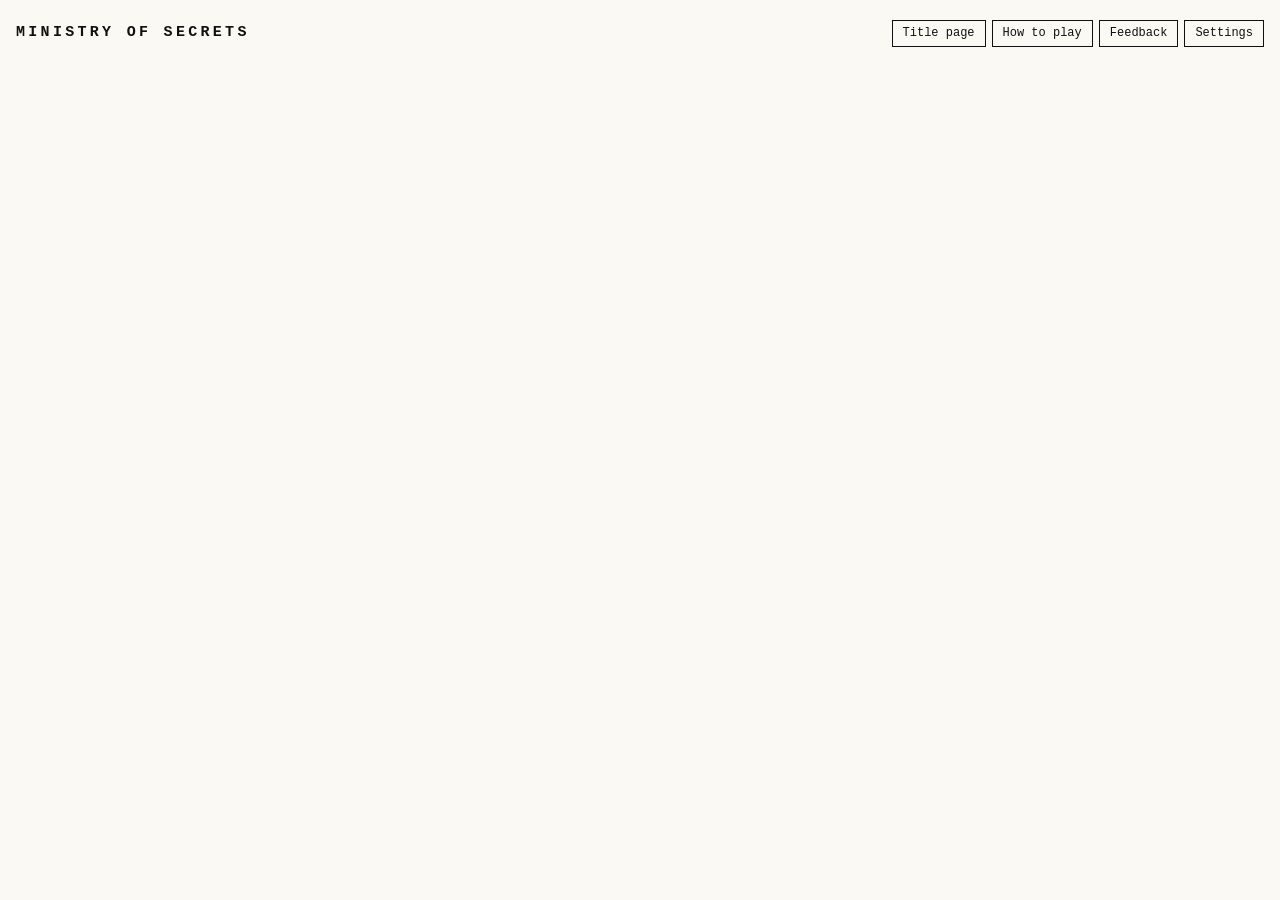
<file: sampler/index.html>
<!DOCTYPE html>
<html lang="en"><head><meta charset="utf-8">
<title>Ministry of Secrets</title>
<link rel="canonical" href="../story/index.html">
<meta http-equiv="refresh" content="0; url=../story/index.html">
<meta name="robots" content="noindex">
</head><body style="font:16px/1.5 Georgia,serif;margin:3em auto;max-width:34em">
<p>This case has moved to <a href="../story/index.html">../story/</a>.</p>
</body></html>
</file>
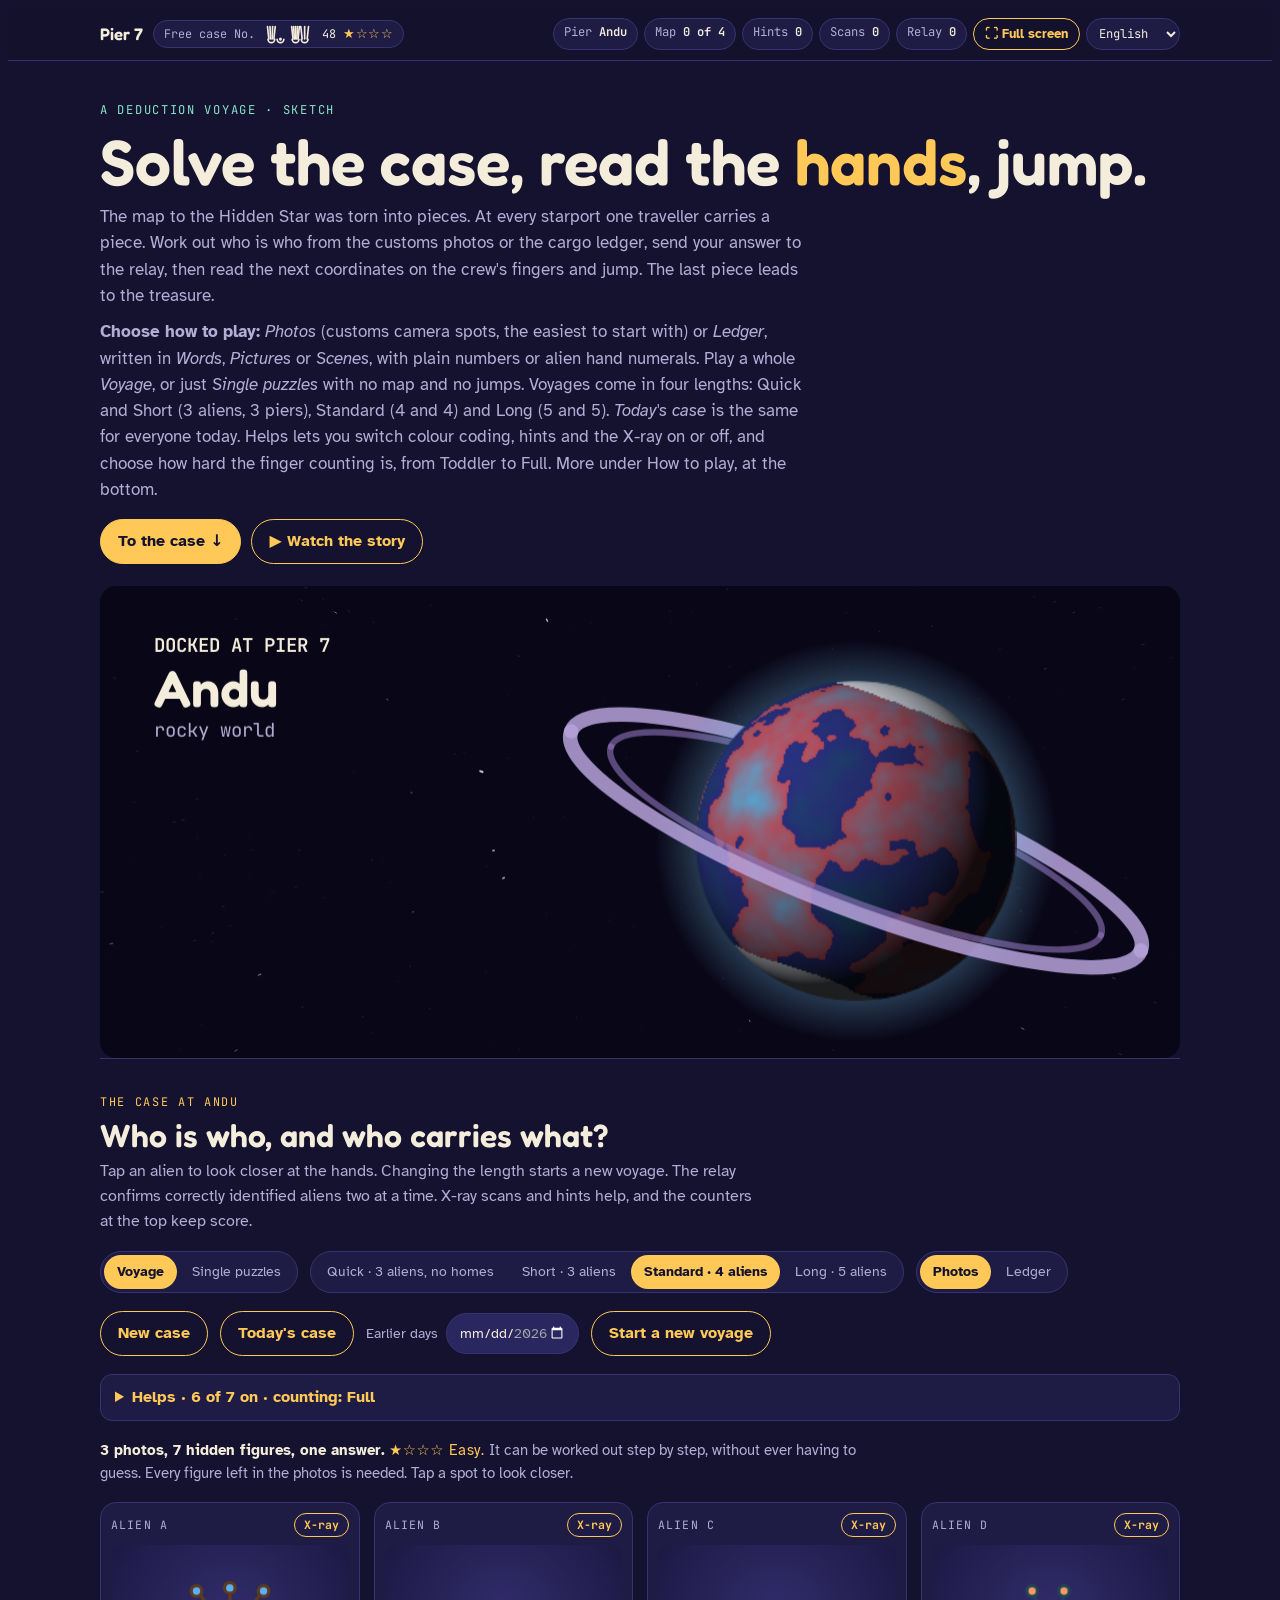
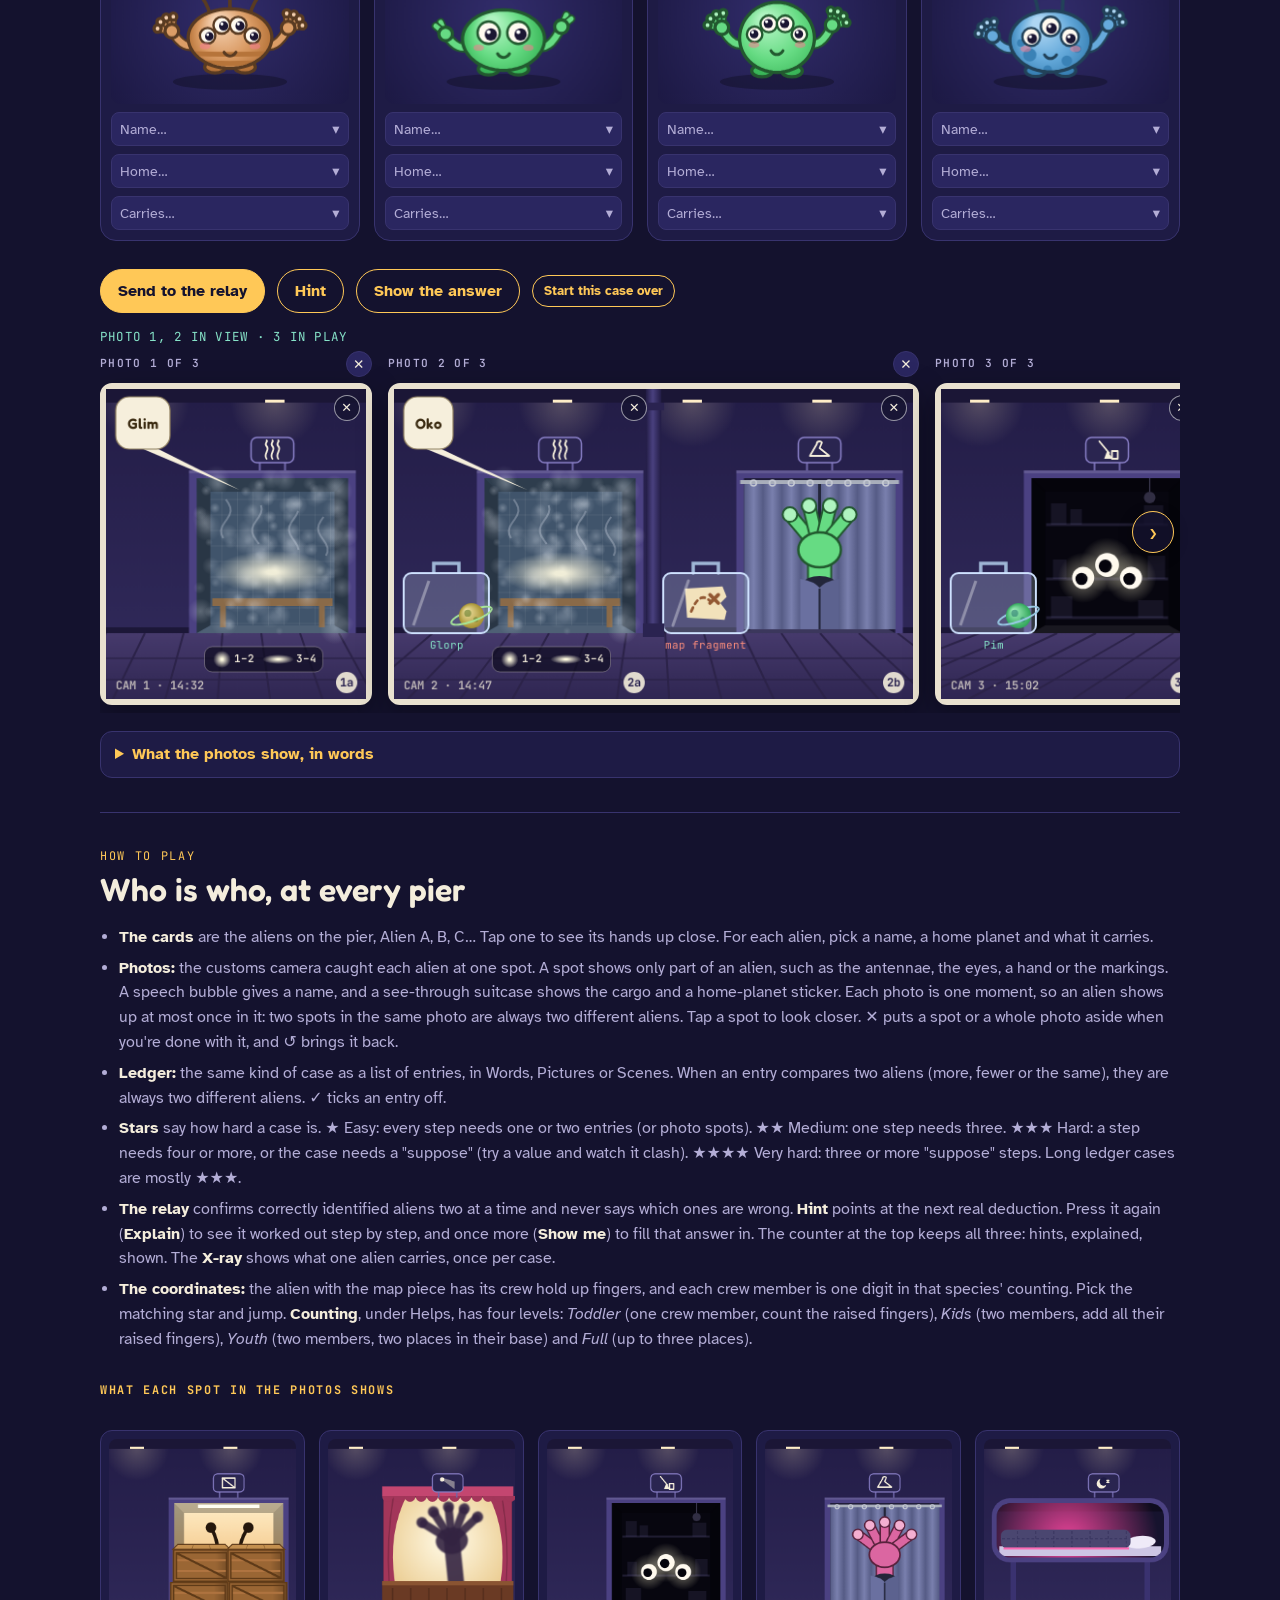
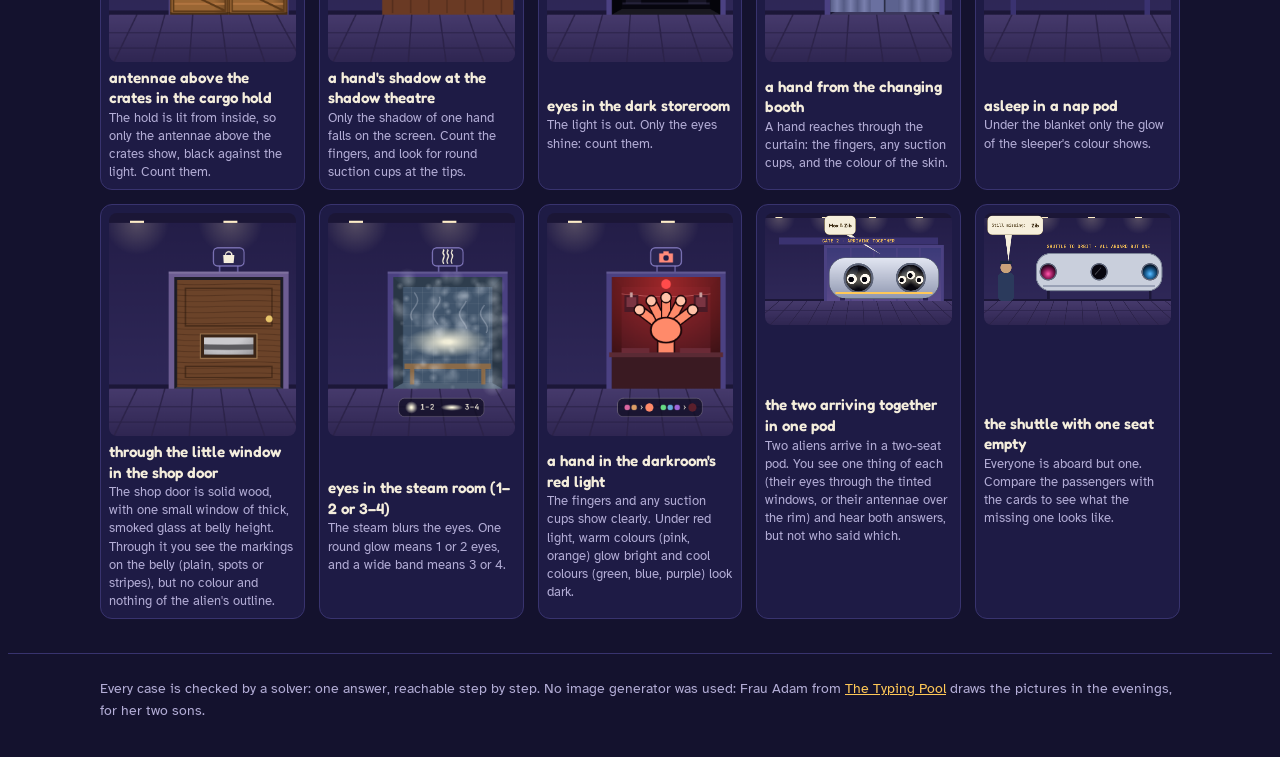
<file: starport/index.html>
<!DOCTYPE html>
<html lang="en"><head><meta charset="utf-8">
<title>Pier 7</title>
<link rel="canonical" href="../pier7/index.html">
<meta http-equiv="refresh" content="0; url=../pier7/index.html">
<meta name="robots" content="noindex">
</head><body style="font:16px/1.5 Georgia,serif;margin:3em auto;max-width:34em">
<p>Starport is called Pier 7 now, and it has moved to <a href="../pier7/index.html">../pier7/</a>.</p>
</body></html>
</file>
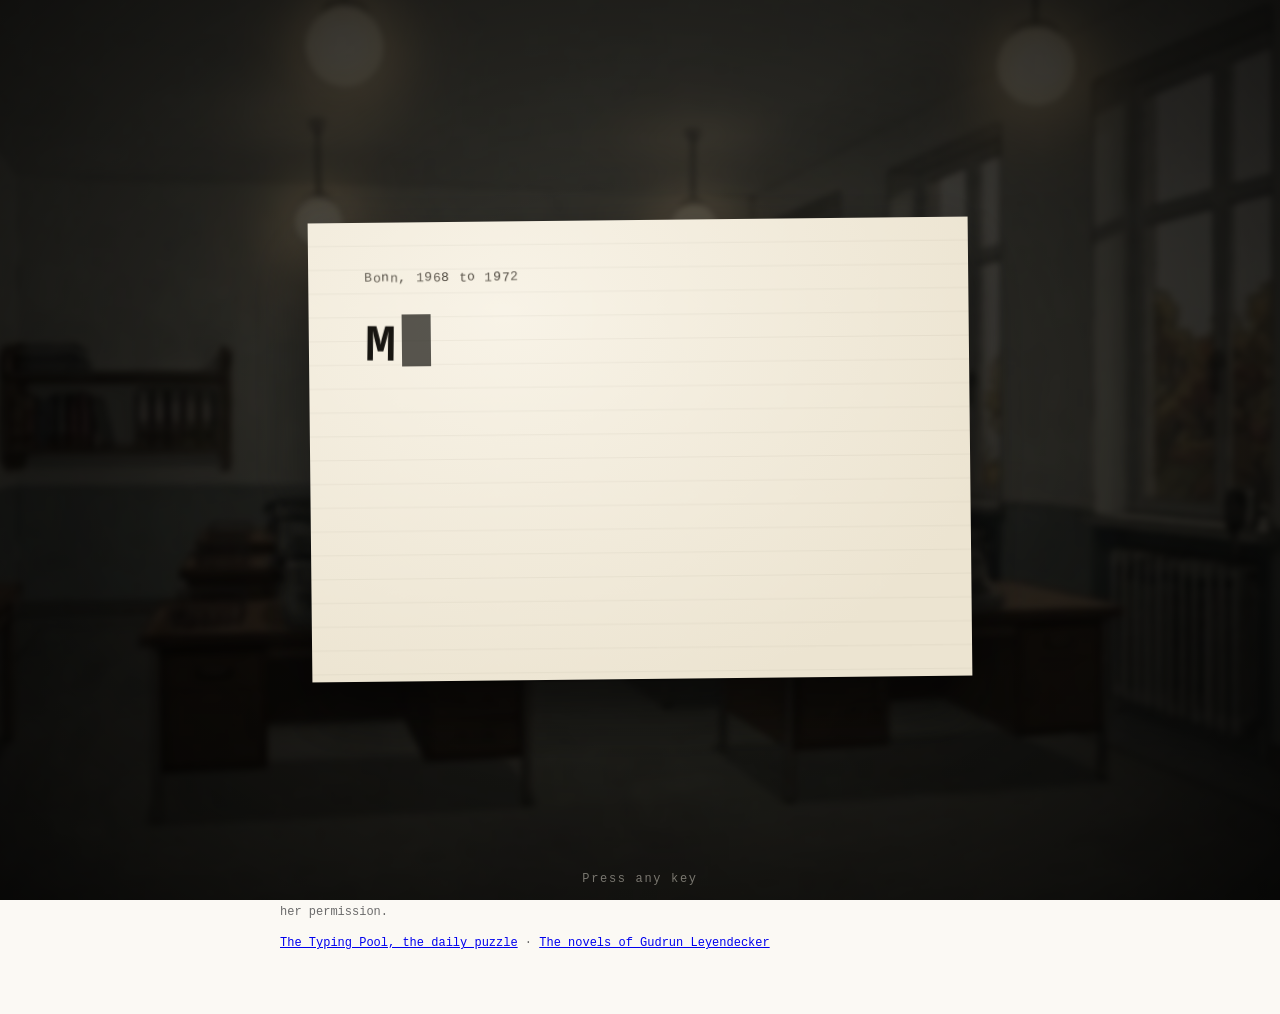
<file: story/index.html>
<!doctype html>
<meta charset="utf-8">
<meta name="viewport" content="width=device-width,initial-scale=1">
<title>Ministry of Secrets</title>
<!-- Visits counted by GoatCounter (the user, 18 September 2026): no cookies, nothing personal, and localhost is not counted.
     allow_frame (1 November 2026): itch.io runs the game inside a frame, and
     count.js counts nothing in a frame unless told to, so until today no play
     on itch.io was ever counted. app.js also counts how far a player gets
     (milestone), once per browser. -->
<script data-goatcounter="https://typingpoolgame.goatcounter.com/count"
        data-goatcounter-settings='{"allow_frame": true}'
        async src="//gc.zgo.at/count.js"></script>
<link rel="icon" href="art/favicon.png" type="image/png">
<link rel="stylesheet" href="app.css">

<!--
  The whole front end. It knows how to read a case and how to mark an answer
  sheet, and nothing whatever about how a case is made or proved.

  IN ANOTHER LANGUAGE (26 September 2026): every piece of the page a player
  reads carries data-i18n, its id in the translations (lang/<code>/ui.po,
  the context "html:<id>"), and an attribute a player reads carries
  data-i18n-title and the like. i18n.js puts the translation in. A new piece
  of text needs its data-i18n, or chapters/i18n.py cannot see it.
-->

<header>
  <div class="topbar">
    <h1 id="title">Ministry of Secrets</h1>
    <span class="tools">
      <select id="langpick" aria-label="Language" data-i18n-aria-label="langpick" hidden></select>
      <button type="button" id="openfront" data-i18n="openfront">Title page</button>
      <button type="button" id="openmanual" data-i18n="openmanual">How to play</button>
      <button type="button" id="openfeedback" data-i18n="openfeedback">Feedback</button>
      <button type="button" id="opensettings" data-i18n="opensettings">Settings</button>
    </span>
  </div>
  <p id="subtitle"></p>
  <nav id="cases"></nav>
  <!-- The tabs while a chapter is walked (walk.js, setView): the chapters,
       the building, and what Sarah has heard with the report. The title and
       the chapter list stand only on the first. Reading the whole file shows
       everything on one page and has no tabs. -->
  <nav id="views" class="tabs views" aria-label="View" data-i18n-aria-label="views">
    <button type="button" data-view="chapters" data-i18n="view.chapters">Chapters</button>
    <button type="button" data-view="building" data-i18n="view.building">The building</button>
    <button type="button" data-view="notebook" data-i18n="view.notebook">Notebook and report <span class="fresh" id="freshcount"></span></button>
  </nav>
</header>

<!-- THE FRONT PAGE (the user, 9 October 2026: "People typically don't find
     the game from the puzzle website, so somehow I need a good startpage for
     this game in itself. Just starting with the instructions seems a bit
     odd."). What the game is, in the room it is named after, and one button.
     It stands in front of the chapter every time the page is opened; the
     manual no longer opens by itself. Nothing here is evidence. -->
<!-- THE TITLE, TYPED (the user, 1 November 2026, for the Cold Case Jam: "the
     subtitle comes flying in like typed on a typewriter"). A sheet on the
     desk in the dark pool; the name is struck letter by letter, the lines
     under it follow, and the house's stamp comes down last. Once per visit
     (sessionStorage), any key or click finishes it at once, and with reduced
     motion it simply stands there typed. It opens onto #front. The name is
     the same in every language and stays out of data-i18n. The four lines
     are MINE, put to the user, not ruled. -->
<section id="titleseq" hidden aria-label="Ministry of Secrets">
  <div class="ts-room" aria-hidden="true"></div>
  <div class="ts-sheet">
    <p class="ts-head" data-type data-i18n="titleseq.head">Bonn, 1968 to 1972</p>
    <h2 class="ts-title" data-type>Ministry of Secrets</h2>
    <div class="ts-lines">
      <p data-type data-i18n="titleseq.1">Papers that were forged.</p>
      <p data-type data-i18n="titleseq.2">Files that went missing.</p>
      <p data-type data-i18n="titleseq.3">Lies sent through channels.</p>
      <p data-type data-i18n="titleseq.4" class="ts-last">And in the end, murder.</p>
    </div>
    <div class="ts-stamp" aria-hidden="true">GEHEIM</div>
    <p class="ts-go"><button type="button" id="tsenter" data-i18n="titleseq.enter">Open the file</button></p>
  </div>
  <p class="ts-skip" data-i18n="titleseq.skip">Press any key</p>
</section>

<section id="front" hidden>
  <div class="frontpic">
    <img id="frontsarah" src="art/people/sarah.png" alt="">
    <div class="frontcard">
      <p class="kicker" data-i18n="front.kicker">Bonn, 1968 to 1972</p>
      <!-- the name, the same in every language (the user, 10 October 2026) -->
      <h2 id="fronttitle">The Typing Pool<span>Ministry of Secrets</span></h2>
      <p class="strap" data-i18n="front.strap">A detective game in a federal ministry</p>
    </div>
  </div>
  <div class="fronttext">
    <p data-i18n="front.1">Sarah Wessen is a private detective. Kommissar Mauser sends her where
    the police cannot go, and so the Personalreferat has taken her on as a
    relief typist. Nobody in the building is to know why she is there.</p>
    <p data-i18n="front.2">A typist is sent up and down the house with work, and nobody minds
    what she sees on the way. Walk the building, talk to the people in it,
    and read what lies on their desks. Then write her report to Mauser
    yourself, with the evidence for every part.</p>
    <p class="frontgo"><button type="button" id="frontbegin"></button>
      <button type="button" id="frontmanual" data-i18n="front.manual">How to play</button></p>
    <p class="frontnote" data-i18n="front.3">Each chapter is a case of its own. Nothing to install and no
    account; your place is kept in this browser.</p>
    <p class="frontnote" data-i18n="front.foot">Sarah Wessen and Kommissar Mauser are from the crime novels of
    Gudrun Leyendecker and are used with her permission.</p>
    <!-- the way to the other game and to the novels (the user, 10 October
         2026). Both lie one folder up, on the website and in the itch.io
         copy alike. -->
    <p class="frontnote" data-i18n="front.links"><a href="../pool.html">The Typing Pool, the daily puzzle</a> · <a href="../books.html">The novels of Gudrun Leyendecker</a></p>
  </div>
</section>

<main>
  <section id="brief" hidden>
    <button type="button" id="brieftoggle" class="brieftoggle" aria-expanded="true">Hide the introduction</button>
    <p id="preamble"></p>
    <p class="q" id="question"></p>
  </section>

  <!-- Walking the building (walk.js), for a chapter that can be walked.
       The map, the room with whoever is in it, and the conversation. What
       is heard here lands in the evenings below, under its own heading. -->
  <section id="walk" hidden>
    <p class="readnote" id="readnote" hidden data-i18n="readnote">You are reading the whole file.
      <button type="button" id="backtowalk">Walk the building instead</button></p>
    <div id="walkbody">
      <p class="cover" id="cover"></p>
      <div class="clockbar"><span id="clock"></span>
        <button id="nextphase" type="button"></button></div>
      <div class="walkgrid">
        <div id="map"></div>
        <div class="stage" id="stage">
          <button id="theatreclose" type="button" title="Back to the map (Esc)" data-i18n-title="theatreclose.title" data-i18n="theatreclose">← the map</button>
          <button id="tonotebook" type="button" title="What Sarah has heard, and the report" data-i18n-title="tonotebook.title" data-i18n="tonotebook">Notebook and report <span class="fresh" id="freshroom"></span></button>
          <div id="scene"></div>
          <h3 id="placename"></h3>
          <p id="placetext"></p>
          <ul id="sees" class="sees"></ul>
          <p id="notebook" class="notebook"></p>
        </div>
      </div>
      <div id="talk" hidden></div>
    </div>
  </section>

  <!-- The evenings. A player holds one at a time and what he has read
       before stays readable, because forgetting is not the difficulty
       anybody wants. -->
  <section id="evenings" hidden>
    <!-- The desk (the user, 17 September 2026): lines laid out by hand, any
         evening's, wherever the player puts them. -->
    <div id="deskwrap"><h3 class="deskhead"><span data-i18n="deskhead">On the desk</span> <button type="button" id="squeeze" hidden title="Push every card up into the empty space, and make the desk only as big as they need" data-i18n-title="squeeze.title" data-i18n="squeeze">close the gaps</button></h3><div id="sarahsdesk"></div></div>
    <div class="tabs" id="daytabs"></div>
    <p class="note" id="daynote"></p>
    <div id="sections"></div>
  </section>

  <!-- Who these people are: character, and nothing that places anybody.
       Nothing here is markable, because nothing here is evidence. -->
  <section id="people" hidden></section>

  <!-- The report: sentences with blanks, in parts.

       TWO WAYS OF FILLING IT IN, and the switch is here so they can be
       compared by playing rather than argued about.

       TYPED (the default). Nothing in the prose is marked. You read, you
       notice, and you type what you noticed into the form -- which is what
       the women in this building actually do all day, and what the game is
       named after. What you may type is anything standing in a page you have
       already read, so the gate is the prose you hold and not a list you
       ticked.

       COLLECTED (parked, not deleted). Every word is a button in the line,
       clicking picks it up, and a blank offers what you picked up. It works,
       it is what was built first, and the objection to it is that the finding
       has been done for you: you click things that are already glowing. -->
  <div id="desk" hidden>
    <!-- The player's own working, beside the lines rather than under them,
         so that it can be written while reading. The duty sheet has the same
         box; nothing reads it but the player. -->
    <section id="notepad">
      <h2 data-i18n="notes.head">Notes</h2>
      <textarea id="notes" spellcheck="false" data-i18n-placeholder="notes.placeholder"
        placeholder="Your own working. Nothing here is marked and nobody reads it."></textarea>
    </section>

    <aside id="sheet">
      <h2 data-i18n="report.head">The report</h2>
      <p class="mode">
        <button id="modeswitch" type="button"></button>
        <select id="levelswitch" aria-label="How much evidence the report asks for" data-i18n-aria-label="levelswitch" hidden></select>
        <span class="count" id="count"></span>
      </p>
      <div id="parts"></div>
      <p class="count" id="asked"></p>
      <p class="after" id="after" hidden></p>
      <!-- the next chapter's passcode, once every part holds (app.js, givePasscode) -->
      <p class="passcard" id="passcard" role="status" hidden></p>
      <p class="invite" id="invite" hidden data-i18n="invite">This is an early version, and you are
        one of the first to finish it. <button type="button" id="invitefeedback">Tell
        us how it went</button></p>
    </aside>
  </div>
</main>

<!-- THE MANUAL. For a player, not for us: how to get about, how to talk to
     people, how the report is marked. It says nothing about how to weigh what
     anybody says -- the handoff's rule: nobody is ever told that witnesses may
     lie or that objects are true. If the game changes, this changes with it,
     in every language: a changed paragraph's translation goes fuzzy and the
     check stays red until it is read again. -->
<div id="manual" class="sheet-modal" hidden>
  <div class="paper" role="dialog" aria-modal="true" aria-labelledby="manualtitle">
    <button class="closer" type="button" data-close="manual" title="Close (Esc)" data-i18n-title="close.title">×</button>
    <h2 id="manualtitle" data-i18n="manual.title">How to play</h2>

    <p data-i18n="manual.intro">Bonn, 1969. Sarah Wessen is a private detective (Privatdetektivin).
    Kommissar Mauser of the Kriminalpolizei is how she gets through the door of
    a federal ministry, and each chapter is something he sends her to look
    into. You go where she goes, hear what she hears, and at the end you write
    her report to him.</p>

    <h3 data-i18n="manual.about.head">Getting about</h3>
    <p data-i18n="manual.about">The map shows the building floor by floor, and on some evenings the
    town. Click a room to walk into it; it fills the screen. <b>← the map</b>
    or <kbd>Esc</kbd> takes you back out. A small number on a room says how
    many people are in it.</p>

    <h3 data-i18n="manual.time.head">Time moves on, and only forward</h3>
    <p data-i18n="manual.time.1">The bar above the map says when it is, and the button beside it moves
    the time on. <b>No button moves it back.</b> Who is in the building
    depends on the time: people leave, and others come in.</p>
    <p data-i18n="manual.time.2">In some chapters a day has two parts. During <b>the working day</b> the
    offices are full. <b>Stay until after five</b> ends it: the people who
    work there go home, the few who are about in the evening are about, and
    Sarah cannot go back to the afternoon. Anybody she did not get to is gone
    until the morning. <b>Go home; come back tomorrow</b> starts the next day,
    with everybody back at work and with time for her again, so in these
    chapters nothing is lost for good.</p>
    <p data-i18n="manual.time.3">In others the whole chapter is working days, and there is no evening to
    wait for. That is not a smaller chapter. What is held back there is held
    back by somebody rather than by the clock: a cupboard is opened for the
    right paper and not at the right hour, so what Sarah gets next depends on
    what she is already carrying. Going home and coming back still buys her
    more of everybody's time.</p>
    <p data-i18n="manual.time.4">Some chapters are a few fixed evenings instead: the bar says which, as
    in “evening 1 of 3”. <b>On to</b> the next evening leaves this one behind
    for good. Whoever was there only that evening cannot be found again, and
    what was there to be seen only that evening is not there any more. Before
    moving on, make sure Sarah has been everywhere and talked to everybody
    she wants to.</p>
    <p data-i18n="manual.time.5">What Sarah has already heard is never lost: the notebook keeps every
    evening.</p>

    <h3 data-i18n="manual.looking.head">Looking</h3>
    <p data-i18n="manual.looking">When you walk into a room, what is there to be noticed is written
    under the picture. A thing in a <span class="read">dashed box</span> is
    something Sarah can look at: click it. Most such things also lie in the
    picture itself, where they are: on a desk, on a counter, pinned to a wall.
    Clicking one there is the same as clicking its box. A thing that can be
    opened, like a file, opens when you click its picture. What it says is only
    noted once she has looked, and it goes into her notebook, where you can look
    at it again at any time.</p>

    <h3 data-i18n="manual.talking.head">Talking</h3>
    <p data-i18n="manual.talking.1">Click somebody to talk to them. The first time Sarah goes up to a
    person, they will usually say something of their own accord.</p>
    <p data-i18n="manual.talking.2">After that, you choose what Sarah does. Under <b>Raise</b> are the
    subjects she can bring up, each with the words she will use; a subject
    appears once something you have read or heard gives her a reason to
    mention it. Under <b>Show or mention</b> are the things in her notebook: a
    thing she has with her she puts in front of them, and a thing that stays
    where it is, like the porter's book, she tells them about. <b>Swap</b>,
    beside either heading, puts the other list first.</p>
    <p data-i18n="manual.talking.3">People have only so much time for her. The dots beside a name are their
    patience, what is left of it: every answer uses one, and a question somebody cannot answer
    costs nothing, though it is counted: the bar above the map shows how many
    questions Sarah has asked and how many of them were shrugged off. Their
    time comes back the next day, or on the next evening.
    Everybody has time enough for everything they know, so nothing can be lost
    by asking the wrong thing.</p>

    <h3 data-i18n="manual.heard.head">What you have heard</h3>
    <p data-i18n="manual.heard.1">The page has three tabs at the top. <b>Chapters</b> lists the
    chapters of the series. <b>The building</b> is the map and
    the rooms. <b>Notebook and report</b> collects everything Sarah has heard
    or seen, under the place or the person it came from, beside your notes and
    the report; it says how many lines are new since you last looked. The
    button of the same name in a room takes you there. <b>Hide the
    introduction</b> folds the chapter's opening away and leaves its
    question. Tick a line <b>✓</b> when you are
    done with it: it moves down to <b>Done with</b>, under the same place or
    person, and <b>↺</b> brings it back. <b>⇡</b> puts a line on <b>the
    desk</b> above the evenings, where it can lie beside lines from any
    evening; drag it by its heading to wherever you want it (a tap on the
    heading brings a card that lies under another to the top), <b>close the
    gaps</b> pushes every card up into the empty space and makes the desk
    only as big as the cards need, <b>⇣</b> puts it
    back in its place in the list, and <b>✓</b> is done with it from there
    too. <b>▼</b> beside a heading folds it
    away, and it opens again by itself when something new stands under it. A German word with a dotted
    line under it explains itself when you point at it, and so does a name.</p>
    <p data-i18n="manual.heard.3">Select part of a line, in the notebook or on the desk, and
    <b>Highlight</b> marks it; select across a mark to take it off again.
    <b>⌇</b> on one card and then on another ties a string between them, and
    the string follows the cards wherever you drag them; a click on the string
    cuts it. Neither is read by the game: you still cite whole lines.</p>
    <p data-i18n="manual.heard.2"><b>Notes</b> is your own; nothing in it is read or marked.</p>

    <h3 data-i18n="manual.report.head">The report</h3>
    <p data-i18n="manual.report.1">The report is a set of sentences with blanks. Each blank takes a word
    that stands somewhere in what you have heard: type it in, or change the
    setting at the top of the report to pick words up by clicking them in the
    lines. When a part is filled in, <b>Sign</b> it. You are told whether the
    part holds, never which blank is wrong.</p>
    <p data-i18n="manual.report.2">Some reports also have a section for the people ruled out, each with
    their own evidence. How much evidence they ask for is the setting beside
    the report's other one, and it holds for every chapter:</p>
    <ul>
      <li data-i18n="manual.report.notes"><b>Sarah's notes.</b> Only the blanks; nobody has to be ruled out in
      writing. Every time you sign, it is counted.</li>
      <li data-i18n="manual.report.report"><b>Report to Mauser.</b> The numbered parts need no evidence: their
      words are enough. Under a person, press <b>＋ cite</b>, then <b>＋</b>
      beside the lines that rule them out, and sign. Whatever the parts you
      have signed already show about somebody counts for them by itself, so
      cite only the rest; sign a person even when there is nothing left to
      cite.</li>
      <li data-i18n="manual.report.court"><b>Mauser's file for the court.</b> Every part cites its evidence
      too, and every person all of theirs: nothing counts for you by
      itself.</li>
    </ul>
    <p data-i18n="manual.report.3"><b>× take out</b> on a cited line removes it again. Kommissar Mauser
    marks each in pencil in the margin, and marks it again whenever what you
    have signed changes: a person signed early counts what you sign later.
    Changing the setting starts the marks afresh.</p>
    <p data-i18n="manual.report.4">Where people are ruled out, the result is the last thing he accepts: it
    stands only once everybody else has been ruled out.</p>
    <p data-i18n="manual.report.5">Anybody Sarah talks to may be lying to her, and so may a book, about
    the one who keeps it. Every case holds even so: in the end nobody is
    ruled out on the word of any one person. Mauser does not ask you to show
    that, but a report you believe should survive it.</p>

    <!-- passcodes (app.js, 1 November 2026) -->
    <h3 data-i18n="manual.passcodes.head">Passcodes</h3>
    <p data-i18n="manual.passcodes">Some chapters are shut until you have their passcode. When every
    part of a chapter's report holds, a card under it gives you the passcode for the next chapter,
    and opens that chapter in this browser. In another browser, or on another computer, type the
    passcode into the field under the list of chapters.</p>

    <h3 data-i18n="manual.feedback.head">Telling us how it went</h3>
    <p data-i18n="manual.feedback">This is an early version. <b>Feedback</b>, at the top of the page, asks a
    few questions about how you got on, at any point, finished or not: what
    stopped you is worth as much to us as how you solved it. Nothing is sent
    by itself. You copy what you wrote, or send it by email (to
    typingpool1969@gmail.com) or on GitHub, and you see everything, the play
    log included, before it goes. The only thing that goes anywhere by
    itself is a count of visits to the page, and of how far players get: a
    chapter opened, a part of a report that holds (GoatCounter: no cookies,
    nothing about who you are, never a word you wrote).</p>

    <h3 data-i18n="manual.pictures.head">The pictures</h3>
    <p data-i18n="manual.pictures">The rooms and the people are generated with AI from
    written descriptions, and they are drafts. The documents are made both
    ways: the paper, the covers and the light are generated the same way, and
    every ruled line and every mark on them is drawn by a small program of
    ours. Nothing written in any of them spells anything &mdash; the
    handwriting is made of pen strokes and no letters. What a picture shows is
    never evidence unless a line says so.</p>

    <h3 data-i18n="manual.saving.head">Saving</h3>
    <p data-i18n="manual.saving">Where you are, what you have heard, your notes and your report are kept
    in this browser, for each chapter separately. <b>Start every walk over</b>,
    under Settings, sends Sarah back to the beginning and keeps your notes.</p>
    <p class="closefoot"><button class="closer-foot" type="button" data-i18n="close">Close</button></p>
  </div>
</div>

<!-- SETTINGS. Out of the way on purpose: reading the whole file is for review,
     not for play, and a button beside the map invited players to leave the
     game by accident. -->
<div id="settings" class="sheet-modal" hidden>
  <div class="paper" role="dialog" aria-modal="true" aria-labelledby="settingstitle">
    <button class="closer" type="button" data-close="settings" title="Close (Esc)" data-i18n-title="close.title">×</button>
    <h2 id="settingstitle" data-i18n="settings.title">Settings</h2>
    <p class="setting"><button type="button" id="startover" data-i18n="startover">Start every walk over</button>
      <span data-i18n="startover.says">Forgets where Sarah has been, what she has heard and seen, and what
      she has asked. Your notes and your report are kept.</span></p>
    <!-- TWO WAYS TO MAKE IT EASIER, both off until chosen (the user, 2
         October 2026). Remembered for every chapter, like the report's level. -->
    <p class="setting"><input type="checkbox" id="set-near">
      <label for="set-near" data-i18n="set.near">When a part of the report does not hold,
      say so if only one word in it is wrong. Never which one.</label></p>
    <p class="setting"><input type="checkbox" id="set-hints">
      <label for="set-hints" data-i18n="set.hints">Mauser's hints: three to every part of
      the report, from where to look to the word itself, one at a time. The part
      says how many you took.</label></p>
  </div>
</div>

<!-- THE QUESTIONNAIRE (feedback.js). Asks, and sends nothing by itself. -->
<div id="feedback" class="sheet-modal" hidden>
  <div class="paper" role="dialog" aria-modal="true" aria-labelledby="feedbacktitle">
    <button class="closer" type="button" data-close="feedback" title="Close (Esc)" data-i18n-title="close.title">×</button>
    <h2 id="feedbacktitle" data-i18n="feedback.title">How it went</h2>
    <p data-i18n="feedback.intro">You are one of the first people to play this, and what you say decides
    what gets fixed. Answer as much or as little as you like; every question
    can be left empty. What you write is kept in this browser until you send it.</p>
    <div id="fbform"></div>
    <p class="fbsend">
      <button type="button" id="copyfeedback" data-i18n="copyfeedback">Copy it</button>
      <button type="button" id="mailfeedback" hidden data-i18n="mailfeedback">Send it by email</button>
      <button type="button" id="postfeedback" data-i18n="postfeedback">Post it on GitHub</button>
      <span id="fbsaid" class="fbsaid"></span></p>
    <p class="fbnote" data-i18n="feedback.note">A GitHub post is public and needs a GitHub account; leave out
    anything that would give the case away.</p>
  </div>
</div>

<!-- A document Sarah holds, set in type (walk.js). -->
<div id="doc" hidden onclick="if (event.target === this) closeDoc()">
  <div class="paper" role="dialog" aria-modal="true" aria-labelledby="doctitle">
    <button id="docclose" type="button" onclick="closeDoc()" title="Put it down (Esc)" data-i18n-title="docclose.title">×</button>
    <h3 id="doctitle"></h3>
    <figure id="docpic" hidden></figure>
    <div id="docbody"></div>
    <p class="closer-foot"><button type="button" onclick="closeDoc()" data-i18n="close">Close</button></p>
  </div>
</div>

<!-- One floating note, for a German term or a person. Never collectable. -->
<div id="tip" hidden></div>

<script src="i18n.js"></script>
<script src="walk.js"></script>
<script src="feedback.js"></script>
<script src="app.js"></script>
</file>
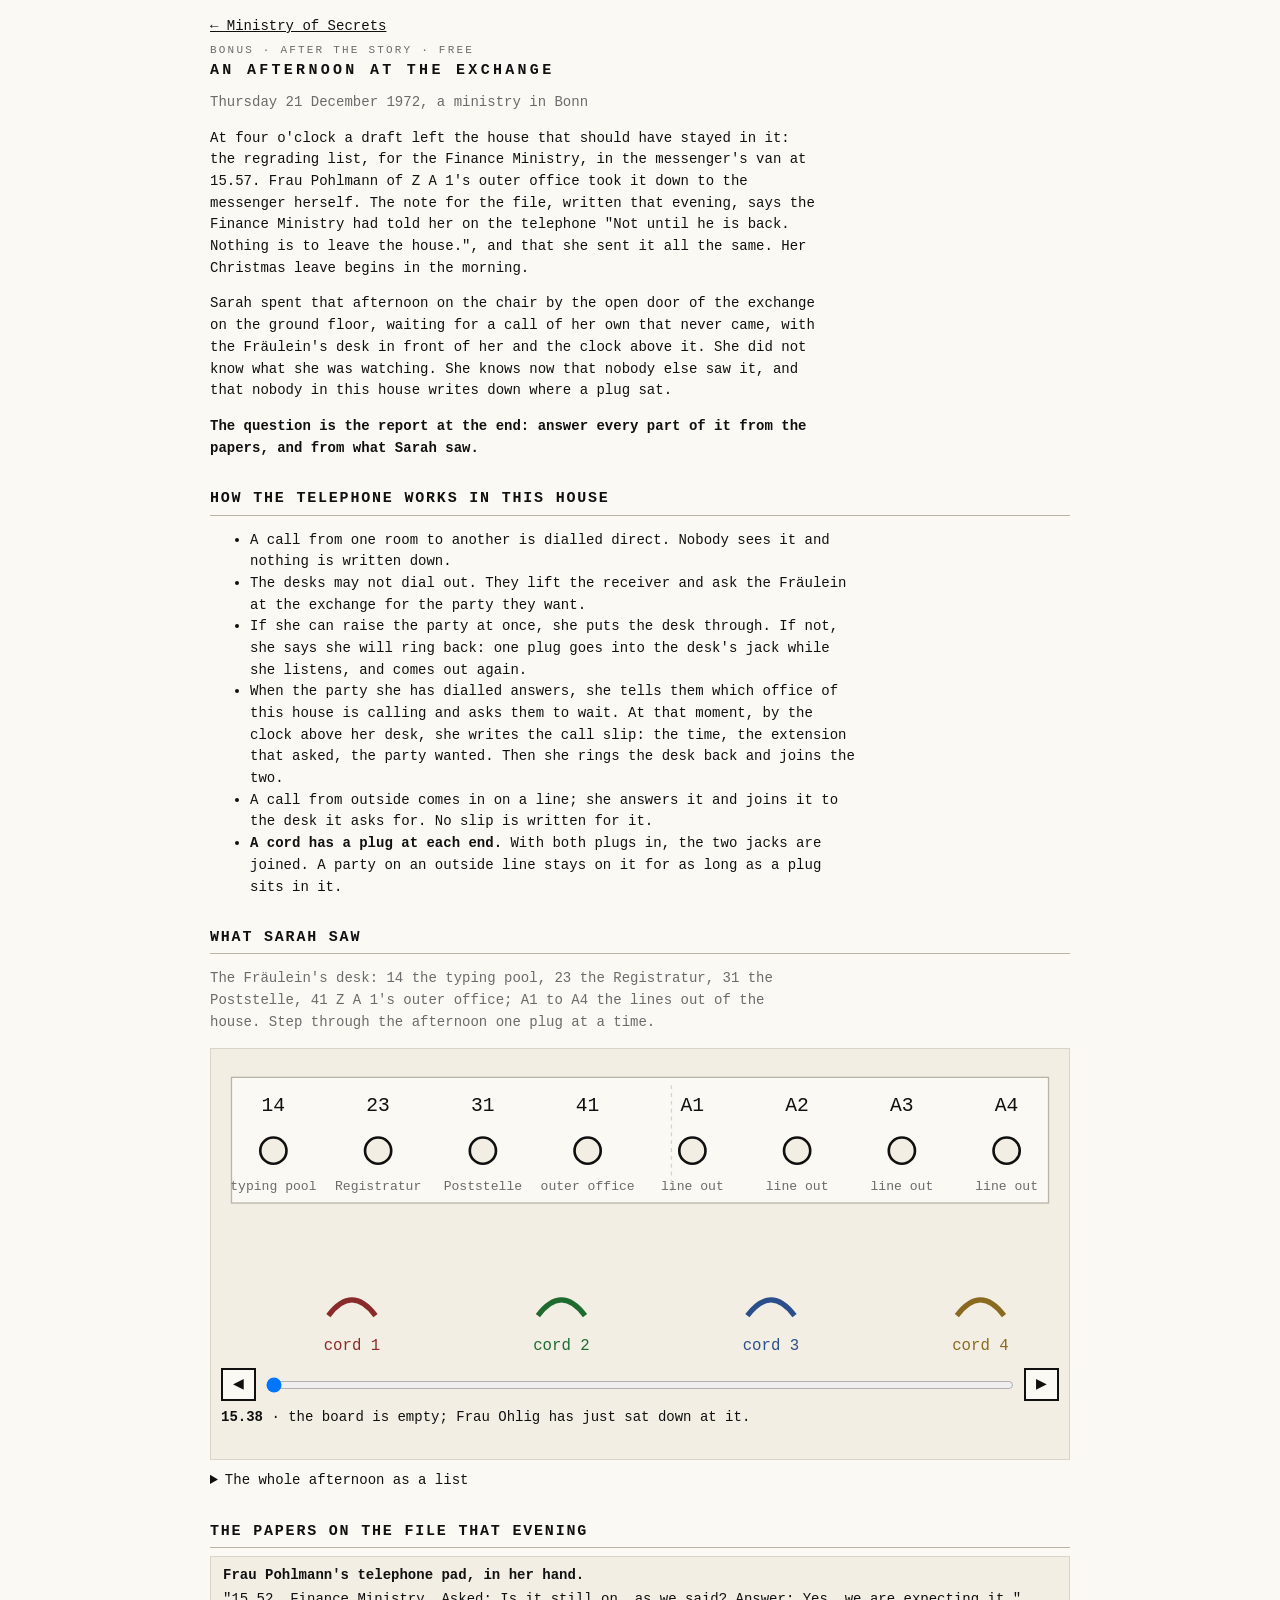
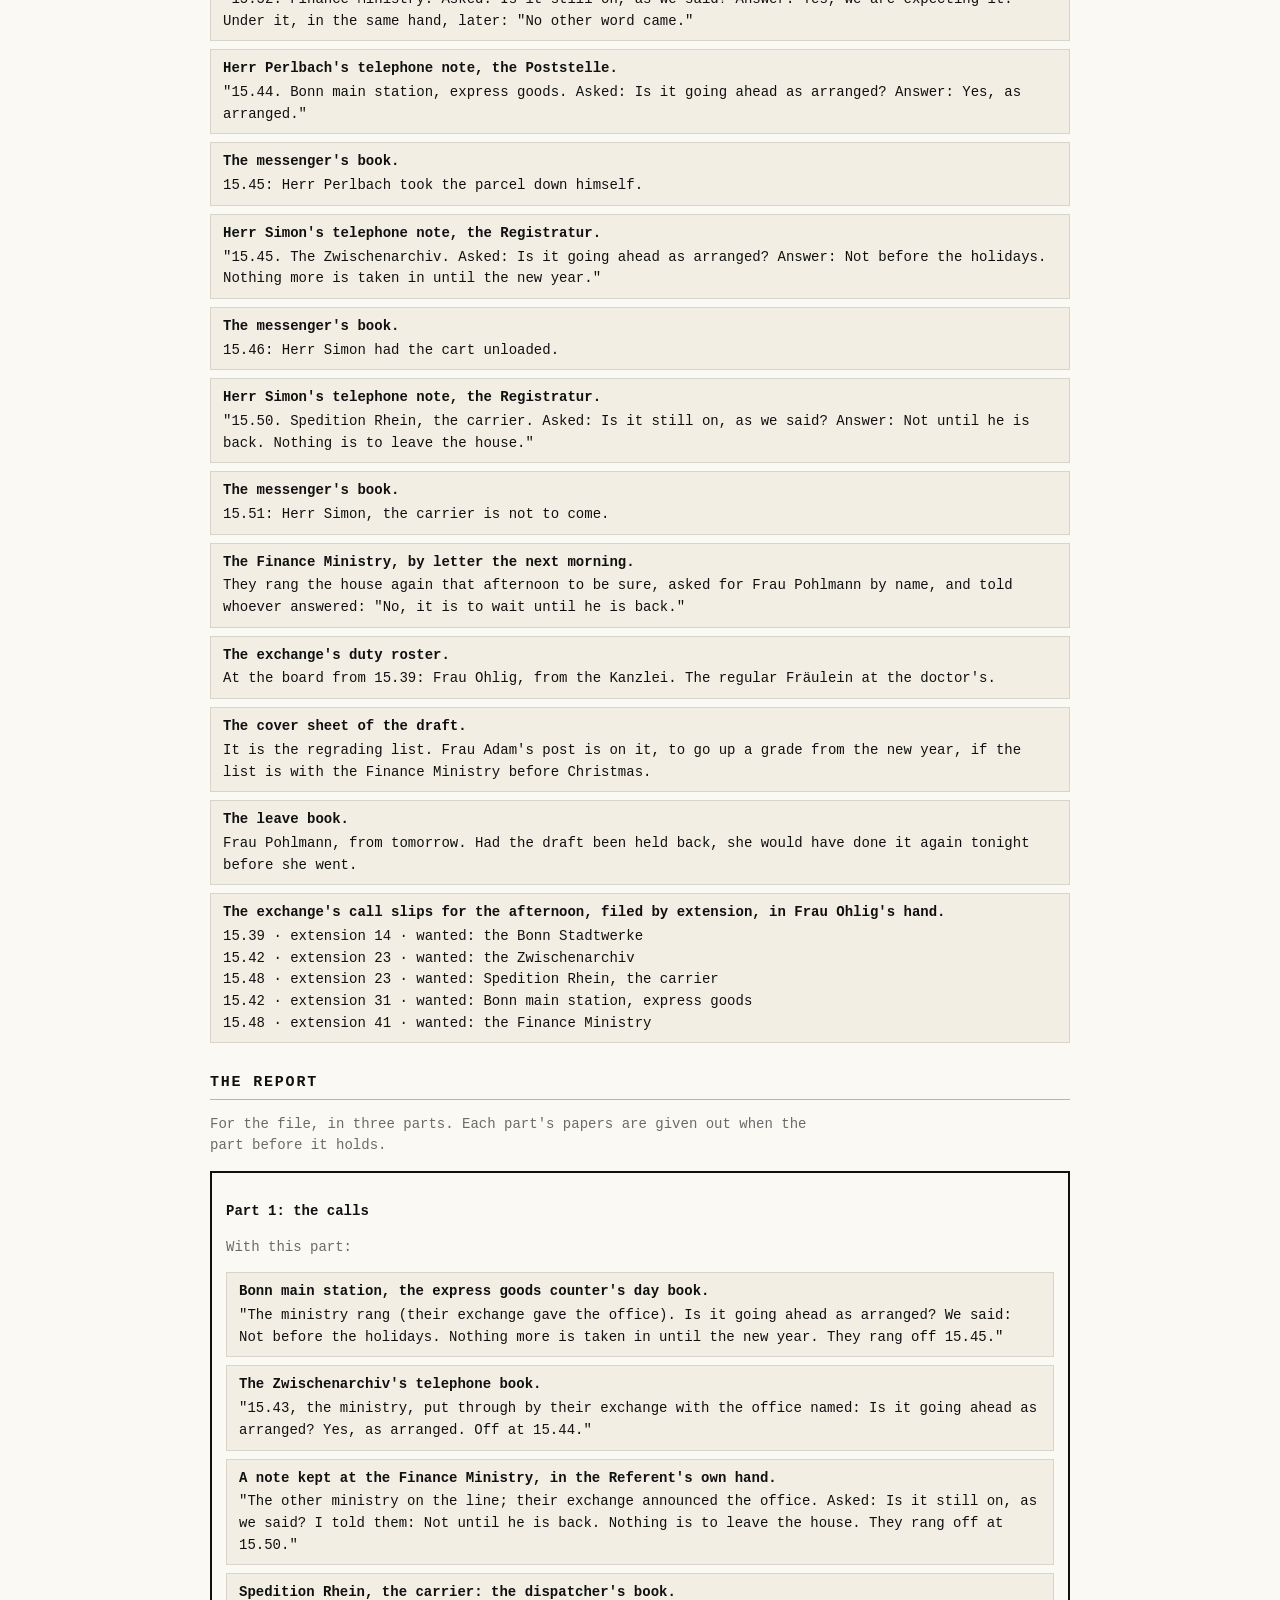
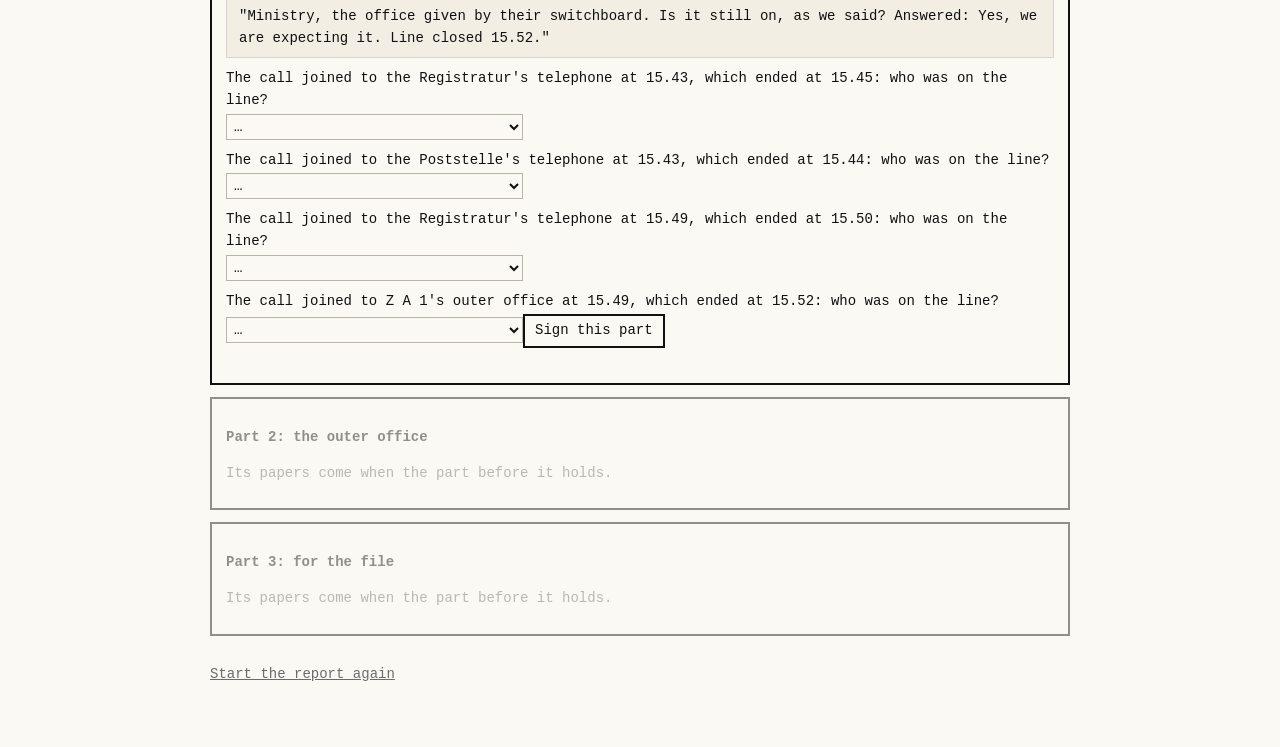
<file: story/bonus.html>
<!doctype html>
<html lang="en">
<head>
<meta charset="utf-8">
<meta name="viewport" content="width=device-width, initial-scale=1">
<title>An Afternoon at the Exchange</title>
<link rel="icon" href="art/favicon.png" type="image/png">
<link rel="stylesheet" href="app.css">
<!--
  THE BONUS (the user, 3 November 2026: "after chapter 11, for free, as bonus,
  and a page"). spinoff/bonus/ is the text, read cold twice; this page is that
  text, with the board drawn and stepped instead of read as a table. Every
  time, jack, cord and word here is the generated episode's (switchboard seed
  16); the answers are spinoff/out/packet-switchboard-seed16-answer.md.

  SEVEN LANGUAGES, ONE PAGE (the user, 3 November 2026: "single page with
  table"). TEXT below holds every word of the page per language; the board,
  the answers and the plugs are shared. The language is ?lang= (app.js passes
  it), else the site's `pool.lang`, else the browser's.

  THE CROSSING IS FOUND BY THE WORDS, so each language says each call's
  question, yes and stop ONCE, in W, and both ends of a call quote W: the
  desk's note and the far end's book cannot drift apart in any language.
  tests/bonus_lang.js counts them.
-->
<style>
  main { display:block; max-width:860px; margin:0 auto; grid-template-columns:none }
  .back { display:inline-block; margin:16px 0 4px; color:var(--ink) }
  .kicker { font-size:11px; letter-spacing:.2em; text-transform:uppercase; color:var(--faint) }
  h2 { font-size:15px; letter-spacing:.12em; text-transform:uppercase; margin:28px 0 8px;
       border-bottom:1px solid var(--rule); padding-bottom:4px }
  h3 { font-size:14px; margin:18px 0 6px }
  p, li { max-width:72ch }
  table { border-collapse:collapse; margin:8px 0 }
  td, th { border:1px solid var(--hair); padding:3px 8px; text-align:left; vertical-align:top }
  .paper { background:var(--wash); border:1px solid var(--hair); padding:8px 12px; margin:8px 0 }
  .paper b { display:block; margin-bottom:2px }
  .boardwrap { background:var(--wash); border:1px solid var(--hair); padding:10px; margin:10px 0 }
  .boardwrap svg { width:100%; height:auto; display:block }
  .controls { display:flex; gap:8px; align-items:center; flex-wrap:wrap; margin-top:8px }
  .controls input[type=range] { flex:1 1 220px }
  .controls button, .report button { font:inherit; cursor:pointer; padding:4px 10px;
       background:var(--paper); color:var(--ink); border:2px solid var(--ink) }
  .now { min-height:3em; margin-top:6px }
  .now .t { font-weight:bold }
  details { margin:8px 0 }
  summary { cursor:pointer }
  .report { border:2px solid var(--ink); padding:10px 14px; margin:12px 0; background:var(--paper) }
  .report.locked { opacity:.45 }
  .report label { display:block; margin:10px 0 2px }
  .report select, .report textarea { font:inherit; max-width:100%; padding:3px; border:1px solid var(--rule);
       background:var(--paper); color:var(--ink) }
  .report textarea { width:100%; min-height:3.2em }
  .verdict { margin-top:8px; min-height:1.4em }
  .verdict.ok { color:var(--good) }
  .verdict.no { color:var(--red) }
  .card { border:1px solid var(--rule); padding:10px 14px; margin:18px 0; background:var(--wash) }
  .faint { color:var(--faint) }
  #reset { font:inherit; cursor:pointer; background:none; border:none; text-decoration:underline;
       color:var(--faint); padding:0 }
  @media (max-width:560px) { td, th { padding:2px 4px } }
</style>
</head>
<body>
<main>
<a class="back" href="index.html" id="back"></a>
<div class="kicker" id="kicker"></div>
<h1 id="title"></h1>
<div class="faint" id="date"></div>
<div id="intro"></div>

<h2 id="rulesHead"></h2>
<ul id="rules"></ul>

<h2 id="sawHead"></h2>
<p class="faint" id="sawNote"></p>
<div class="boardwrap">
  <svg id="board" viewBox="0 0 640 230" role="img"></svg>
  <div class="controls">
    <button id="prev">◀</button>
    <input id="tick" type="range" min="0" max="26" value="0">
    <button id="next">▶</button>
  </div>
  <div class="now" id="now"></div>
</div>
<details><summary id="listSummary"></summary><table id="ticks"></table></details>

<h2 id="papersHead"></h2>
<div id="papers0"></div>

<h2 id="reportHead"></h2>
<p class="faint" id="reportNote"></p>
<div id="parts"></div>
<div id="card" class="card" hidden></div>
<p class="faint" style="margin-top:28px"><button id="reset"></button></p>
</main>

<script>
"use strict";
/* ------------------------------------------------ the afternoon, as seen */
const JACKS = ["14", "23", "31", "41", "A1", "A2", "A3", "A4"];
const TICKS = [
  ["15.39", 1, "in", "31"], ["15.39", 1, "out"], ["15.39", 2, "in", "14"], ["15.39", 2, "in", "A1"],
  ["15.40", 3, "in", "23"], ["15.40", 3, "out"], ["15.40", 2, "out"], ["15.42", 4, "in", "A2"],
  ["15.42", 1, "in", "A3"], ["15.43", 4, "in", "23"], ["15.43", 1, "in", "31"], ["15.44", 1, "out"],
  ["15.45", 4, "out"], ["15.46", 3, "in", "23"], ["15.46", 3, "out"], ["15.46", 2, "in", "41"],
  ["15.46", 2, "out"], ["15.48", 1, "in", "A4"], ["15.48", 4, "in", "A1"], ["15.49", 1, "in", "41"],
  ["15.49", 4, "in", "23"], ["15.50", 4, "out"], ["15.52", 1, "out"], ["15.53", 3, "in", "A3"],
  ["15.53", 3, "in", "41"], ["15.55", 3, "out"]];

/* The answers, by part and blank: indices into each language's option lists,
   which are kept in the same order in every language. */
const ANSWERS = [[0, 1, 2, 3], [1, 5], [1, 0]];

/* ------------------------------------------------------- the words, x 7 */
const TEXT = {

en: (() => {
  const W = {qGo: "Is it going ahead as arranged?", qOn: "Is it still on, as we said?",
             yGo: "Yes, as arranged.", yOn: "Yes, we are expecting it.",
             nGo: "Not before the holidays. Nothing more is taken in until the new year.",
             nOn: "Not until he is back. Nothing is to leave the house.",
             letter: "No, it is to wait until he is back."};
  const N = {station: "Bonn main station, express goods", archive: "the Zwischenarchiv",
             fm: "the Finance Ministry", carrier: "Spedition Rhein, the carrier", stw: "the Bonn Stadtwerke"};
  return {W, N,
  title: "An Afternoon at the Exchange", kicker: "Bonus · after the story · free",
  date: "Thursday 21 December 1972, a ministry in Bonn", back: "← Ministry of Secrets",
  intro: [
    `At four o'clock a draft left the house that should have stayed in it: the regrading list, for the Finance Ministry, in the messenger's van at 15.57. Frau Pohlmann of Z A 1's outer office took it down to the messenger herself. The note for the file, written that evening, says the Finance Ministry had told her on the telephone "${W.nOn}", and that she sent it all the same. Her Christmas leave begins in the morning.`,
    `Sarah spent that afternoon on the chair by the open door of the exchange on the ground floor, waiting for a call of her own that never came, with the Fräulein's desk in front of her and the clock above it. She did not know what she was watching. She knows now that nobody else saw it, and that nobody in this house writes down where a plug sat.`,
    `<b>The question is the report at the end: answer every part of it from the papers, and from what Sarah saw.</b>`],
  rulesHead: "How the telephone works in this house",
  rules: [
    `A call from one room to another is dialled direct. Nobody sees it and nothing is written down.`,
    `The desks may not dial out. They lift the receiver and ask the Fräulein at the exchange for the party they want.`,
    `If she can raise the party at once, she puts the desk through. If not, she says she will ring back: one plug goes into the desk's jack while she listens, and comes out again.`,
    `When the party she has dialled answers, she tells them which office of this house is calling and asks them to wait. At that moment, by the clock above her desk, she writes the call slip: the time, the extension that asked, the party wanted. Then she rings the desk back and joins the two.`,
    `A call from outside comes in on a line; she answers it and joins it to the desk it asks for. No slip is written for it.`,
    `<b>A cord has a plug at each end.</b> With both plugs in, the two jacks are joined. A party on an outside line stays on it for as long as a plug sits in it.`],
  sawHead: "What Sarah saw",
  sawNote: `The Fräulein's desk: 14 the typing pool, 23 the Registratur, 31 the Poststelle, 41 Z A 1's outer office; A1 to A4 the lines out of the house. Step through the afternoon one plug at a time.`,
  aria: {board: "The exchange board", prev: "One plug back", next: "One plug on", tick: "The afternoon, plug by plug"},
  short: {"14": "typing pool", "23": "Registratur", "31": "Poststelle", "41": "outer office", out: "line out"},
  cord: c => `cord ${c}`,
  mv: {one: (c, j) => `cord ${c}, one plug into ${j}`, other: (c, j) => `cord ${c}, the other plug into ${j}`,
       again: c => `cord ${c}, out again`, both: c => `cord ${c}, both plugs out`},
  empty: "the board is empty; Frau Ohlig has just sat down at it.",
  of: (n, all) => `${n} of ${all}`,
  list: "The whole afternoon as a list", th: ["time", "what she saw"],
  papersHead: "The papers on the file that evening",
  papers0: [
    ["Frau Pohlmann's telephone pad, in her hand.", `"15.52. Finance Ministry. Asked: ${W.qOn} Answer: ${W.yOn}" Under it, in the same hand, later: "No other word came."`],
    ["Herr Perlbach's telephone note, the Poststelle.", `"15.44. ${N.station}. Asked: ${W.qGo} Answer: ${W.yGo}"`],
    ["The messenger's book.", `15.45: Herr Perlbach took the parcel down himself.`],
    ["Herr Simon's telephone note, the Registratur.", `"15.45. The Zwischenarchiv. Asked: ${W.qGo} Answer: ${W.nGo}"`],
    ["The messenger's book.", `15.46: Herr Simon had the cart unloaded.`],
    ["Herr Simon's telephone note, the Registratur.", `"15.50. ${N.carrier}. Asked: ${W.qOn} Answer: ${W.nOn}"`],
    ["The messenger's book.", `15.51: Herr Simon, the carrier is not to come.`],
    ["The Finance Ministry, by letter the next morning.", `They rang the house again that afternoon to be sure, asked for Frau Pohlmann by name, and told whoever answered: "${W.letter}"`],
    ["The exchange's duty roster.", `At the board from 15.39: Frau Ohlig, from the Kanzlei. The regular Fräulein at the doctor's.`],
    ["The cover sheet of the draft.", `It is the regrading list. Frau Adam's post is on it, to go up a grade from the new year, if the list is with the Finance Ministry before Christmas.`],
    ["The leave book.", `Frau Pohlmann, from tomorrow. Had the draft been held back, she would have done it again tonight before she went.`],
    ["The exchange's call slips for the afternoon, filed by extension, in Frau Ohlig's hand.",
     `15.39 · extension 14 · wanted: ${N.stw}<br>15.42 · extension 23 · wanted: ${N.archive}<br>15.48 · extension 23 · wanted: ${N.carrier}<br>15.42 · extension 31 · wanted: ${N.station}<br>15.48 · extension 41 · wanted: ${N.fm}`]],
  reportHead: "The report",
  reportNote: "For the file, in three parts. Each part's papers are given out when the part before it holds.",
  parties: [N.station, N.archive, N.fm, N.carrier, N.stw],
  people: ["Frau Pohlmann", "Frau Adam", "Fräulein Lüdtke", "Fräulein Ostrowski", "Herr Simon", "Herr Perlbach", "Frau Ohlig", "nobody"],
  falsePapers: ["Frau Pohlmann's telephone pad (Frau Pohlmann)", "Herr Perlbach's note (Herr Perlbach)",
    "Herr Simon's notes (Herr Simon)", "the Finance Ministry's letter (the Finance Ministry)",
    "the call slips (Frau Ohlig)", "Frau Adam's statement (Frau Adam)",
    "Fräulein Lüdtke's statement (Fräulein Lüdtke)", "the canteen book (the canteen)"],
  yesno: ["yes", "no"],
  parts: [
    {title: "Part 1: the calls",
     papers: [
       ["Bonn main station, the express goods counter's day book.", `"The ministry rang (their exchange gave the office). ${W.qGo} We said: ${W.nGo} They rang off 15.45."`],
       ["The Zwischenarchiv's telephone book.", `"15.43, the ministry, put through by their exchange with the office named: ${W.qGo} ${W.yGo} Off at 15.44."`],
       ["A note kept at the Finance Ministry, in the Referent's own hand.", `"The other ministry on the line; their exchange announced the office. Asked: ${W.qOn} I told them: ${W.nOn} They rang off at 15.50."`],
       ["Spedition Rhein, the carrier: the dispatcher's book.", `"Ministry, the office given by their switchboard. ${W.qOn} Answered: ${W.yOn} Line closed 15.52."`]],
     blanks: [
       "The call joined to the Registratur's telephone at 15.43, which ended at 15.45: who was on the line?",
       "The call joined to the Poststelle's telephone at 15.43, which ended at 15.44: who was on the line?",
       "The call joined to the Registratur's telephone at 15.49, which ended at 15.50: who was on the line?",
       "The call joined to Z A 1's outer office at 15.49, which ended at 15.52: who was on the line?"]},
    {title: "Part 2: the outer office",
     papers: [
       ["The porter's book.", `Frau Pohlmann, at the lodge: 15.53.`],
       ["The Poststelle's book.", `Frau Pohlmann, at the Poststelle counter: 15.53, the draft handed in by her for the messenger's van.`],
       ["The canteen book.", `Frau Pohlmann: from 15.55 to 15.56. No message came for her while she was there.`],
       ["The pool's work book, 15.52 to 15.56.", `Frau Adam: fair copies, in Z A 1's outer office. Fräulein Lüdtke: the typing pool. Fräulein Ostrowski: carbons, in the Registratur.`],
       ["The messenger's round.", `15.53, Z A 1's outer office: the second post, signed for by Frau Adam, who had the room to herself. She signed it with the telephone receiver held to her ear, and was still listening when he went.`],
       ["Frau Adam, asked.", `"I sat at the fair copies in Z A 1's outer office from 15.52. No call came for anyone while I was there."`],
       ["Fräulein Lüdtke, asked.", `"I was in the typing pool all afternoon. Our telephone did not ring after half past three."`],
       ["The porter's van book.", `15.57: the draft, out of the house.`]],
     blanks: [
       "Who answered the telephone in Z A 1's outer office at 15.53?",
       "One paper in this case says what its writer knew was untrue. Which, and who wrote it?"]},
    {title: "Part 3: for the file", papers: [],
     blanks: [
       "Did Frau Pohlmann go against the word the Finance Ministry gave her?",
       "Are Frau Pohlmann's own notes true to what she heard?"],
     sentence: "In one sentence, why the draft went:",
     file: `The exchange crossed two calls, so that Frau Pohlmann heard the carrier's "yes" as the Finance Ministry's; and when the Finance Ministry rang back at 15.53 to stop it, Frau Adam took the call alone in the outer office and passed it on to nobody.`}],
  locked: "Its papers come when the part before it holds.",
  withPart: "With this part:", noMore: "No more papers come. This part is answered from what you have.",
  holds: "It holds.", forFile: "For the file:", sign: "Sign this part",
  needAll: "Every blank wants an answer first.", needSentence: "Write the sentence for the file first.",
  notYet: "It does not hold yet: one answer or more in this part is not what the papers and the board show.",
  card: [`Frau Pohlmann went on leave in the morning, and the note for the file was written again before she came back.`,
         `Sarah's own call never came. She went home at five, past the porter, who said it had been a quiet afternoon.`],
  reset: "Start the report again", confirm: "Start the report again? What you have signed is forgotten."};
})(),

de: (() => {
  const W = {qGo: "Bleibt es bei der Abmachung?", qOn: "Gilt es noch, wie besprochen?",
             yGo: "Ja, wie abgemacht.", yOn: "Ja, wir erwarten es.",
             nGo: "Nicht vor den Feiertagen. Bis zum neuen Jahr wird nichts mehr angenommen.",
             nOn: "Erst wenn er zurück ist. Nichts darf aus dem Haus.",
             letter: "Nein, es soll warten, bis er zurück ist."};
  const N = {station: "Bonn Hauptbahnhof, Expressgut", archive: "das Zwischenarchiv",
             fm: "das Finanzministerium", carrier: "die Spedition Rhein", stw: "die Stadtwerke Bonn"};
  return {W, N,
  title: "Ein Nachmittag an der Vermittlung", kicker: "Bonus · nach der Geschichte · kostenlos",
  date: "Donnerstag, 21. Dezember 1972, ein Ministerium in Bonn", back: "← Ministry of Secrets",
  intro: [
    `Um vier Uhr ging ein Entwurf aus dem Haus, der im Haus hätte bleiben sollen: die Liste der Höhergruppierungen, für das Finanzministerium, um 15.57 im Botenwagen. Frau Pohlmann aus dem Vorzimmer von Z A 1 hat ihn selbst zum Boten hinuntergebracht. Im Vermerk für die Akte, am selben Abend geschrieben, heißt es, das Finanzministerium habe ihr am Telefon gesagt: „${W.nOn}“, und sie habe ihn trotzdem geschickt. Morgen früh beginnt ihr Weihnachtsurlaub.`,
    `Sarah hat diesen Nachmittag auf dem Stuhl an der offenen Tür der Vermittlung im Erdgeschoss verbracht. Sie wartete auf einen eigenen Anruf, der nie kam, den Klappenschrank des Fräuleins vor sich und die Uhr darüber. Sie wusste nicht, was sie da sah. Jetzt weiß sie, dass es sonst niemand gesehen hat und dass in diesem Haus niemand aufschreibt, wo ein Stöpsel gesteckt hat.`,
    `<b>Die Frage ist der Bericht am Ende: Beantworten Sie jeden Teil aus den Papieren und aus dem, was Sarah gesehen hat.</b>`],
  rulesHead: "Wie in diesem Haus telefoniert wird",
  rules: [
    `Ein Hausgespräch, von Zimmer zu Zimmer, wird direkt gewählt. Niemand sieht es, und nichts wird aufgeschrieben.`,
    `Die Apparate sind nicht amtsberechtigt. Man nimmt den Hörer ab und verlangt beim Fräulein an der Vermittlung, wen man sprechen will.`,
    `Erreicht sie den Teilnehmer sofort, stellt sie durch. Wenn nicht, sagt sie, sie rufe zurück: ein Stöpsel geht in die Klinke des Apparats, solange sie zuhört, und kommt wieder heraus.`,
    `Meldet sich der Teilnehmer, den sie gewählt hat, sagt sie ihm, welche Stelle des Hauses anruft, und bittet ihn zu warten. In diesem Augenblick schreibt sie nach der Uhr über ihrem Platz den Gesprächszettel: die Uhrzeit, den Apparat, der verlangt hat, und wen er verlangt hat. Dann ruft sie den Apparat zurück und verbindet die beiden.`,
    `Ein Gespräch von draußen kommt auf einer Amtsleitung an; sie nimmt es an und verbindet es mit dem Apparat, nach dem gefragt wird. Dafür wird kein Zettel geschrieben.`,
    `<b>Eine Schnur hat an jedem Ende einen Stöpsel.</b> Stecken beide, sind die zwei Klinken verbunden. Ein Amtsgespräch bleibt bestehen, solange ein Stöpsel in der Amtsleitung steckt.`],
  sawHead: "Was Sarah gesehen hat",
  sawNote: `Der Klappenschrank: 14 der Schreibsaal, 23 die Registratur, 31 die Poststelle, 41 das Vorzimmer von Z A 1; A1 bis A4 die Amtsleitungen. Gehen Sie den Nachmittag Stöpsel für Stöpsel durch.`,
  aria: {board: "Der Klappenschrank", prev: "Einen Stöpsel zurück", next: "Einen Stöpsel weiter", tick: "Der Nachmittag, Stöpsel für Stöpsel"},
  short: {"14": "Schreibsaal", "23": "Registratur", "31": "Poststelle", "41": "Vorzimmer", out: "Amt"},
  cord: c => `Schnur ${c}`,
  mv: {one: (c, j) => `Schnur ${c}, ein Stöpsel in ${j}`, other: (c, j) => `Schnur ${c}, der andere Stöpsel in ${j}`,
       again: c => `Schnur ${c}, wieder heraus`, both: c => `Schnur ${c}, beide Stöpsel heraus`},
  empty: "der Klappenschrank ist leer; Frau Ohlig hat sich eben davorgesetzt.",
  of: (n, all) => `${n} von ${all}`,
  list: "Der ganze Nachmittag als Liste", th: ["Uhrzeit", "was sie sah"],
  papersHead: "Die Papiere, die am Abend bei der Akte lagen",
  papers0: [
    ["Frau Pohlmanns Telefonblock, in ihrer Hand.", `„15.52. Finanzministerium. Gefragt: ${W.qOn} Antwort: ${W.yOn}“ Darunter, in derselben Hand, später: „Sonst kam keine Nachricht.“`],
    ["Herrn Perlbachs Telefonnotiz, Poststelle.", `„15.44. ${N.station}. Gefragt: ${W.qGo} Antwort: ${W.yGo}“`],
    ["Das Botenbuch.", `15.45: Herr Perlbach hat das Paket selbst hinuntergebracht.`],
    ["Herrn Simons Telefonnotiz, Registratur.", `„15.45. Das Zwischenarchiv. Gefragt: ${W.qGo} Antwort: ${W.nGo}“`],
    ["Das Botenbuch.", `15.46: Herr Simon hat den Wagen wieder abladen lassen.`],
    ["Herrn Simons Telefonnotiz, Registratur.", `„15.50. Spedition Rhein. Gefragt: ${W.qOn} Antwort: ${W.nOn}“`],
    ["Das Botenbuch.", `15.51: Herr Simon, die Spedition soll nicht kommen.`],
    ["Das Finanzministerium, mit Schreiben vom nächsten Morgen.", `Man habe am Nachmittag noch einmal im Haus angerufen, um sicherzugehen, nach Frau Pohlmann mit Namen gefragt und der Person, die abnahm, gesagt: „${W.letter}“`],
    ["Der Dienstplan der Vermittlung.", `Am Klappenschrank ab 15.39: Frau Ohlig, aus der Kanzlei. Das Fräulein, das sonst dort sitzt, beim Arzt.`],
    ["Das Deckblatt des Entwurfs.", `Es ist die Liste der Höhergruppierungen. Frau Adams Stelle steht darauf: eine Vergütungsgruppe höher ab dem neuen Jahr, wenn die Liste vor Weihnachten beim Finanzministerium ist.`],
    ["Das Urlaubsbuch.", `Frau Pohlmann, ab morgen. Wäre der Entwurf zurückgehalten worden, hätte sie ihn heute Abend vor Dienstschluss noch einmal schreiben müssen.`],
    ["Die Gesprächszettel der Vermittlung für den Nachmittag, nach Apparaten abgelegt, in Frau Ohligs Hand.",
     `15.39 · Apparat 14 · verlangt: ${N.stw}<br>15.42 · Apparat 23 · verlangt: ${N.archive}<br>15.48 · Apparat 23 · verlangt: ${N.carrier}<br>15.42 · Apparat 31 · verlangt: ${N.station}<br>15.48 · Apparat 41 · verlangt: ${N.fm}`]],
  reportHead: "Der Bericht",
  reportNote: "Für die Akte, in drei Teilen. Die Papiere eines Teils werden ausgegeben, wenn der Teil davor stimmt.",
  parties: [N.station, N.archive, N.fm, N.carrier, N.stw],
  people: ["Frau Pohlmann", "Frau Adam", "Fräulein Lüdtke", "Fräulein Ostrowski", "Herr Simon", "Herr Perlbach", "Frau Ohlig", "niemand"],
  falsePapers: ["Frau Pohlmanns Telefonblock (Frau Pohlmann)", "Herrn Perlbachs Notiz (Herr Perlbach)",
    "Herrn Simons Notizen (Herr Simon)", "das Schreiben des Finanzministeriums (das Finanzministerium)",
    "die Gesprächszettel (Frau Ohlig)", "Frau Adams Aussage (Frau Adam)",
    "Fräulein Lüdtkes Aussage (Fräulein Lüdtke)", "das Kantinenbuch (die Kantine)"],
  yesno: ["ja", "nein"],
  parts: [
    {title: "Teil 1: die Gespräche",
     papers: [
       ["Bonn Hauptbahnhof, das Tagebuch der Expressgutabfertigung.", `„Das Ministerium rief an (ihre Vermittlung nannte die Stelle). ${W.qGo} Wir sagten: ${W.nGo} Aufgelegt 15.45.“`],
       ["Die Gesprächskladde des Zwischenarchivs.", `„15.43, das Ministerium, von ihrer Vermittlung durchgestellt, die Stelle genannt: ${W.qGo} ${W.yGo} Aufgelegt 15.44.“`],
       ["Eine Notiz im Finanzministerium, vom Referenten handschriftlich.", `„Das andere Ministerium am Apparat; ihre Vermittlung hat die Stelle angesagt. Gefragt: ${W.qOn} Ich habe gesagt: ${W.nOn} Aufgelegt 15.50.“`],
       ["Spedition Rhein: das Buch des Disponenten.", `„Ministerium, die Stelle von ihrer Vermittlung genannt. ${W.qOn} Geantwortet: ${W.yOn} Leitung frei 15.52.“`]],
     blanks: [
       "Das Gespräch, das um 15.43 mit dem Apparat der Registratur verbunden wurde und um 15.45 endete: Wer war am anderen Ende?",
       "Das Gespräch, das um 15.43 mit dem Apparat der Poststelle verbunden wurde und um 15.44 endete: Wer war am anderen Ende?",
       "Das Gespräch, das um 15.49 mit dem Apparat der Registratur verbunden wurde und um 15.50 endete: Wer war am anderen Ende?",
       "Das Gespräch, das um 15.49 mit dem Vorzimmer von Z A 1 verbunden wurde und um 15.52 endete: Wer war am anderen Ende?"]},
    {title: "Teil 2: das Vorzimmer",
     papers: [
       ["Das Pförtnerbuch.", `Frau Pohlmann, an der Pförtnerloge: 15.53.`],
       ["Das Buch der Poststelle.", `Frau Pohlmann, am Schalter der Poststelle: 15.53, den Entwurf für den Botenwagen abgegeben.`],
       ["Das Kantinenbuch.", `Frau Pohlmann: von 15.55 bis 15.56. Während sie dort war, kam keine Nachricht für sie.`],
       ["Das Auftragsbuch des Schreibsaals, 15.52 bis 15.56.", `Frau Adam: Reinschriften, im Vorzimmer von Z A 1. Fräulein Lüdtke: der Schreibsaal. Fräulein Ostrowski: Durchschläge, in der Registratur.`],
       ["Der Rundgang des Boten.", `15.53, Vorzimmer von Z A 1: die zweite Post, quittiert von Frau Adam, die allein im Zimmer war. Sie unterschrieb mit dem Telefonhörer am Ohr und hörte noch zu, als er ging.`],
       ["Frau Adam, befragt.", `„Ich saß ab 15.52 an den Reinschriften im Vorzimmer von Z A 1. Solange ich dort war, kam für niemanden ein Anruf.“`],
       ["Fräulein Lüdtke, befragt.", `„Ich war den ganzen Nachmittag im Schreibsaal. Unser Telefon hat nach halb vier nicht mehr geklingelt.“`],
       ["Das Wagenbuch des Pförtners.", `15.57: der Entwurf, aus dem Haus.`]],
     blanks: [
       "Wer hat um 15.53 im Vorzimmer von Z A 1 das Telefon abgenommen?",
       "Ein Papier in diesem Fall sagt etwas, von dem sein Verfasser wusste, dass es nicht stimmt. Welches, und von wem stammt es?"]},
    {title: "Teil 3: für die Akte", papers: [],
     blanks: [
       "Hat Frau Pohlmann gegen das gehandelt, was das Finanzministerium ihr gesagt hat?",
       "Geben Frau Pohlmanns eigene Notizen wahrheitsgetreu wieder, was sie gehört hat?"],
     sentence: "In einem Satz, warum der Entwurf hinausging:",
     file: `Die Vermittlung hat zwei Gespräche vertauscht, so dass Frau Pohlmann das „Ja“ der Spedition für das des Finanzministeriums hielt; und als das Finanzministerium um 15.53 zurückrief, um ihn aufzuhalten, nahm Frau Adam den Anruf allein im Vorzimmer an und gab ihn an niemanden weiter.`}],
  locked: "Seine Papiere kommen, wenn der Teil davor stimmt.",
  withPart: "Mit diesem Teil:", noMore: "Es kommen keine Papiere mehr. Beantworten Sie diesen Teil mit den Papieren, die Sie haben.",
  holds: "Es stimmt.", forFile: "Für die Akte:", sign: "Diesen Teil unterschreiben",
  needAll: "Jede Lücke braucht zuerst eine Antwort.", needSentence: "Schreiben Sie zuerst den Satz für die Akte.",
  notYet: "Es stimmt noch nicht: eine Antwort oder mehrere in diesem Teil sind nicht das, was die Papiere und der Klappenschrank zeigen.",
  card: [`Frau Pohlmann ging am Morgen in Urlaub, und der Vermerk für die Akte wurde neu geschrieben, bevor sie zurückkam.`,
         `Sarahs eigener Anruf kam nie. Sie ging um fünf nach Hause, am Pförtner vorbei, der sagte, es sei ein ruhiger Nachmittag gewesen.`],
  reset: "Den Bericht neu beginnen", confirm: "Den Bericht neu beginnen? Was Sie unterschrieben haben, ist dann vergessen."};
})(),

fr: (() => {
  const W = {qGo: "Cela se fait-il comme convenu ?", qOn: "C'est toujours d'accord, comme nous l'avions dit ?",
             yGo: "Oui, comme convenu.", yOn: "Oui, nous l'attendons.",
             nGo: "Pas avant les fêtes. Plus rien n'est pris avant la nouvelle année.",
             nOn: "Pas avant son retour. Rien ne doit sortir de la maison.",
             letter: "Non, cela doit attendre son retour."};
  const N = {station: "la gare centrale de Bonn, messageries express", archive: "les archives intermédiaires",
             fm: "le ministère des Finances", carrier: "Spedition Rhein, le transporteur", stw: "les services municipaux de Bonn"};
  return {W, N,
  title: "Un après-midi au standard", kicker: "Bonus · après l'histoire · gratuit",
  date: "Jeudi 21 décembre 1972, un ministère à Bonn", back: "← Ministry of Secrets",
  intro: [
    `Vers quatre heures, un brouillon a quitté la maison alors qu'il aurait dû y rester : le tableau d'avancement, pour le ministère des Finances, dans la camionnette des coursiers à 15.57. Frau Pohlmann, du secrétariat de Z A 1, l'a descendu elle-même au coursier. La note au dossier, écrite le soir même, dit que le ministère des Finances lui avait répondu au téléphone « ${W.nOn} », et qu'elle l'a envoyé malgré tout. Son congé de Noël commence demain matin.`,
    `Sarah a passé cet après-midi-là sur la chaise près de la porte ouverte du standard, au rez-de-chaussée, à attendre un appel pour elle qui n'est jamais venu, le tableau de la demoiselle du standard devant elle et l'horloge au-dessus. Elle ne savait pas ce qu'elle regardait. Elle sait maintenant que personne d'autre ne l'a vu, et que personne dans cette maison n'écrit où une fiche était enfoncée.`,
    `<b>La question, c'est le rapport à la fin : répondez à chacune de ses parties à partir des papiers et de ce que Sarah a vu.</b>`],
  rulesHead: "Comment marche le téléphone dans cette maison",
  rules: [
    `Un appel d'un bureau à un autre se compose directement. Personne ne le voit et rien n'est noté.`,
    `Les postes ne peuvent pas appeler l'extérieur. On décroche et on demande à la demoiselle du standard le correspondant voulu.`,
    `Si elle obtient le correspondant tout de suite, elle passe la communication. Sinon, elle dit qu'elle rappellera : une fiche entre dans le jack du poste le temps qu'elle écoute, et ressort.`,
    `Quand le correspondant qu'elle a appelé répond, elle lui dit quel service de la maison appelle et le prie d'attendre. À ce moment-là, d'après l'horloge au-dessus de sa place, elle remplit le ticket d'appel : l'heure, le poste qui a demandé, le correspondant voulu. Puis elle rappelle le poste et relie les deux.`,
    `Un appel de l'extérieur arrive sur une ligne ; elle répond et le relie au poste demandé. Aucun ticket n'est rempli pour lui.`,
    `<b>Un cordon a une fiche à chaque bout.</b> Les deux fiches enfoncées, les deux jacks sont reliés. Un correspondant sur une ligne extérieure y reste tant qu'une fiche y est enfoncée.`],
  sawHead: "Ce que Sarah a vu",
  sawNote: `Le tableau du standard : 14 le pool dactylographique, 23 la Registratur, 31 la Poststelle, 41 le secrétariat de Z A 1 ; A1 à A4 les lignes vers l'extérieur. Parcourez l'après-midi fiche par fiche.`,
  aria: {board: "Le tableau du standard", prev: "Une fiche en arrière", next: "Une fiche en avant", tick: "L'après-midi, fiche par fiche"},
  short: {"14": "pool", "23": "Registratur", "31": "Poststelle", "41": "secrétariat", out: "ligne ext."},
  cord: c => `cordon ${c}`,
  mv: {one: (c, j) => `cordon ${c}, une fiche dans ${j}`, other: (c, j) => `cordon ${c}, l'autre fiche dans ${j}`,
       again: c => `cordon ${c}, fiche ressortie`, both: c => `cordon ${c}, les deux fiches sorties`},
  empty: "le tableau est vide ; Frau Ohlig vient de s'y asseoir.",
  of: (n, all) => `${n} sur ${all}`,
  list: "Tout l'après-midi sous forme de liste", th: ["heure", "ce qu'elle a vu"],
  papersHead: "Les papiers au dossier ce soir-là",
  papers0: [
    ["Le bloc-notes de Frau Pohlmann, de sa main.", `« 15.52. Ministère des Finances. Demandé : ${W.qOn} Réponse : ${W.yOn} » Dessous, de la même main, plus tard : « Pas d'autre nouvelle. »`],
    ["La note téléphonique de Herr Perlbach, la Poststelle.", `« 15.44. Gare centrale de Bonn, messageries express. Demandé : ${W.qGo} Réponse : ${W.yGo} »`],
    ["Le cahier des coursiers.", `15.45 : Herr Perlbach a descendu le colis lui-même.`],
    ["La note téléphonique de Herr Simon, la Registratur.", `« 15.45. Les archives intermédiaires. Demandé : ${W.qGo} Réponse : ${W.nGo} »`],
    ["Le cahier des coursiers.", `15.46 : Herr Simon a fait décharger le chariot.`],
    ["La note téléphonique de Herr Simon, la Registratur.", `« 15.50. ${N.carrier}. Demandé : ${W.qOn} Réponse : ${W.nOn} »`],
    ["Le cahier des coursiers.", `15.51 : Herr Simon : transporteur décommandé.`],
    ["Le ministère des Finances, par lettre le lendemain matin.", `Ils ont rappelé la maison cet après-midi-là pour être sûrs, ont demandé Frau Pohlmann par son nom et ont dit à la personne qui a répondu : « ${W.letter} »`],
    ["Le tableau de service du standard.", `Au tableau à partir de 15.39 : Frau Ohlig, de la Kanzlei. La demoiselle habituelle chez le médecin.`],
    ["La page de garde du brouillon.", `C'est le tableau d'avancement. Frau Adam y figure : un échelon de plus à partir du 1er janvier, si le tableau est au ministère des Finances avant Noël.`],
    ["Le registre des congés.", `Frau Pohlmann, à partir de demain. Si le brouillon avait dû attendre, elle l'aurait refait ce soir avant de partir.`],
    ["Les tickets d'appel du standard pour l'après-midi, classés par poste, de la main de Frau Ohlig.",
     `15.39 · poste 14 · demandé : ${N.stw}<br>15.42 · poste 23 · demandé : ${N.archive}<br>15.48 · poste 23 · demandé : ${N.carrier}<br>15.42 · poste 31 · demandé : ${N.station}<br>15.48 · poste 41 · demandé : ${N.fm}`]],
  reportHead: "Le rapport",
  reportNote: "Pour le dossier, en trois parties. Les papiers de chaque partie sont remis une fois la partie précédente établie.",
  parties: [N.station, N.archive, N.fm, N.carrier, N.stw],
  people: ["Frau Pohlmann", "Frau Adam", "Fräulein Lüdtke", "Fräulein Ostrowski", "Herr Simon", "Herr Perlbach", "Frau Ohlig", "personne"],
  falsePapers: ["le bloc-notes de Frau Pohlmann (Frau Pohlmann)", "la note de Herr Perlbach (Herr Perlbach)",
    "les notes de Herr Simon (Herr Simon)", "la lettre du ministère des Finances (le ministère des Finances)",
    "les tickets d'appel (Frau Ohlig)", "la déclaration de Frau Adam (Frau Adam)",
    "la déclaration de Fräulein Lüdtke (Fräulein Lüdtke)", "le cahier de la cantine (la cantine)"],
  yesno: ["oui", "non"],
  parts: [
    {title: "Partie 1 : les appels",
     papers: [
       ["Gare centrale de Bonn, le journal du guichet des messageries express.", `« Le ministère a appelé (leur standardiste a annoncé le service). ${W.qGo} Nous avons dit : ${W.nGo} Raccroché à 15.45. »`],
       ["Le carnet téléphonique des archives intermédiaires.", `« 15.43, le ministère, passé par leur standardiste, qui a annoncé le service : ${W.qGo} ${W.yGo} Raccroché à 15.44. »`],
       ["Une note gardée au ministère des Finances, de la main même du Referent.", `« L'autre ministère en ligne ; leur standard a annoncé le service. Demandé : ${W.qOn} Je leur ai dit : ${W.nOn} Raccroché à 15.50. »`],
       ["Spedition Rhein, le transporteur : le cahier du répartiteur.", `« Ministère ; leur standardiste a annoncé le service. ${W.qOn} Répondu : ${W.yOn} Ligne libérée à 15.52. »`]],
     blanks: [
       "L'appel passé au poste de la Registratur à 15.43 et terminé à 15.45 : qui était au bout du fil ?",
       "L'appel passé au poste de la Poststelle à 15.43 et terminé à 15.44 : qui était au bout du fil ?",
       "L'appel passé au poste de la Registratur à 15.49 et terminé à 15.50 : qui était au bout du fil ?",
       "L'appel passé au secrétariat de Z A 1 à 15.49 et terminé à 15.52 : qui était au bout du fil ?"]},
    {title: "Partie 2 : le secrétariat",
     papers: [
       ["Le cahier du portier.", `Frau Pohlmann, à la loge : 15.53.`],
       ["Le cahier de la Poststelle.", `Frau Pohlmann, au guichet de la Poststelle : 15.53, le brouillon remis par elle pour la camionnette des coursiers.`],
       ["Le cahier de la cantine.", `Frau Pohlmann : de 15.55 à 15.56. Aucun message n'est arrivé pour elle pendant qu'elle y était.`],
       ["Le cahier de travail du pool, de 15.52 à 15.56.", `Frau Adam : mises au net, au secrétariat de Z A 1. Fräulein Lüdtke : le pool dactylographique. Fräulein Ostrowski : doubles, à la Registratur.`],
       ["La tournée du coursier.", `15.53, secrétariat de Z A 1 : le deuxième courrier, remis contre émargement à Frau Adam, qui était seule dans le bureau. Elle a émargé, le combiné à l'oreille, et écoutait encore quand il est reparti.`],
       ["Frau Adam, interrogée.", `« J'étais aux mises au net au secrétariat de Z A 1 à partir de 15.52. Il n'est venu aucun appel, pour personne, pendant que j'y étais. »`],
       ["Fräulein Lüdtke, interrogée.", `« J'ai été au pool tout l'après-midi. Notre téléphone n'a plus sonné depuis trois heures et demie. »`],
       ["Le cahier des véhicules du portier.", `15.57 : le brouillon, sorti de la maison.`]],
     blanks: [
       "Qui a répondu au téléphone du secrétariat de Z A 1 à 15.53 ?",
       "Un papier de cette affaire affirme ce que son auteur savait être faux. Lequel, et de qui vient-il ?"]},
    {title: "Partie 3 : pour le dossier", papers: [],
     blanks: [
       "Frau Pohlmann est-elle allée contre ce que le ministère des Finances lui a dit ?",
       "Les notes de Frau Pohlmann sont-elles fidèles à ce qu'elle a entendu ?"],
     sentence: "En une phrase, pourquoi le brouillon est parti :",
     file: `Le standard a croisé deux appels, si bien que Frau Pohlmann a pris le « oui » du transporteur pour celui du ministère des Finances ; et quand le ministère des Finances a rappelé à 15.53 pour l'arrêter, Frau Adam a pris l'appel seule au secrétariat et ne l'a transmis à personne.`}],
  locked: "Ses papiers viennent une fois la partie précédente établie.",
  withPart: "Avec cette partie :", noMore: "Plus aucun papier ne vient. Répondez à cette partie avec ce que vous avez.",
  holds: "C'est établi.", forFile: "Pour le dossier :", sign: "Signer cette partie",
  needAll: "Chaque blanc demande d'abord une réponse.", needSentence: "Écrivez d'abord la phrase pour le dossier.",
  notYet: "Ce n'est pas encore établi : une réponse ou plus dans cette partie n'est pas ce que montrent les papiers et le tableau.",
  card: [`Frau Pohlmann est partie en congé le lendemain matin, et la note au dossier a été réécrite avant son retour.`,
         `L'appel de Sarah n'est jamais venu. Elle est rentrée chez elle à cinq heures, en passant devant le portier, qui a dit que l'après-midi avait été calme.`],
  reset: "Recommencer le rapport", confirm: "Recommencer le rapport ? Ce que vous avez signé sera oublié."};
})(),

es: (() => {
  const W = {qGo: "¿Sigue adelante según lo acordado?", qOn: "¿Sigue en pie, como dijimos?",
             yGo: "Sí, según lo acordado.", yOn: "Sí, lo estamos esperando.",
             nGo: "No antes de las fiestas. Hasta el año nuevo no se recibe nada más.",
             nOn: "No hasta que él vuelva. No debe salir nada de la casa.",
             letter: "No, tiene que esperar a que él vuelva."};
  const N = {station: "la estación central de Bonn, paquetería exprés", archive: "el archivo intermedio",
             fm: "el Ministerio de Hacienda", carrier: "Spedition Rhein, la agencia de transportes", stw: "los servicios municipales de Bonn"};
  return {W, N,
  title: "Una tarde en la centralita", kicker: "Extra · después de la historia · gratis",
  date: "Jueves 21 de diciembre de 1972, un ministerio en Bonn", back: "← Ministry of Secrets",
  intro: [
    `A las cuatro salió de la casa un borrador que debía haberse quedado en ella: la lista de reclasificaciones, para el Ministerio de Hacienda, en la furgoneta de los ordenanzas a las 15.57. Frau Pohlmann, de la secretaría de Z A 1, se lo bajó ella misma al ordenanza. La nota para el expediente, escrita esa misma tarde, dice que el Ministerio de Hacienda le había dicho por teléfono «${W.nOn}», y que lo envió de todos modos. Sus vacaciones de Navidad empiezan mañana por la mañana.`,
    `Sarah pasó aquella tarde en la silla junto a la puerta abierta de la centralita, en la planta baja, esperando una llamada para ella que nunca llegó, con el cuadro de la telefonista delante y el reloj encima. No sabía lo que estaba mirando. Ahora sabe que nadie más lo vio, y que en esta casa nadie apunta dónde estuvo una clavija.`,
    `<b>La pregunta es el informe del final: responda a cada parte a partir de los papeles y de lo que vio Sarah.</b>`],
  rulesHead: "Cómo funciona el teléfono en esta casa",
  rules: [
    `Una llamada de un despacho a otro se marca directamente. Nadie la ve y no se apunta nada.`,
    `Los teléfonos de los despachos no pueden llamar fuera. Se descuelga y se le dice a la telefonista con quién se quiere hablar.`,
    `Si ella consigue al interlocutor enseguida, pasa la llamada. Si no, dice que volverá a llamar: mientras escucha, ella mete una clavija en la toma de esa extensión, y luego la saca.`,
    `Cuando contesta el interlocutor al que ha llamado, ella le dice qué oficina de la casa llama y le pide que espere. En ese momento, por el reloj que tiene encima, escribe la ficha de llamada: la hora, la extensión que la pidió, el interlocutor pedido. Luego vuelve a llamar a la extensión y une a los dos.`,
    `Una llamada de fuera entra por una línea; ella contesta y la une a la extensión que se pide. De estas llamadas no se hace ficha.`,
    `<b>Un cordón tiene una clavija en cada extremo.</b> Con las dos clavijas puestas, las dos tomas quedan unidas. Quien está en una línea exterior sigue en ella mientras haya una clavija puesta.`],
  sawHead: "Lo que vio Sarah",
  sawNote: `El cuadro de la centralita: 14 la sala de mecanógrafas, 23 la Registratur, 31 la Poststelle, 41 la secretaría de Z A 1; A1 a A4 las líneas al exterior. Recorra la tarde clavija a clavija.`,
  aria: {board: "El cuadro de la centralita", prev: "Una clavija atrás", next: "Una clavija adelante", tick: "La tarde, clavija a clavija"},
  short: {"14": "mecanógrafas", "23": "Registratur", "31": "Poststelle", "41": "secretaría", out: "línea ext."},
  cord: c => `cordón ${c}`,
  mv: {one: (c, j) => `cordón ${c}, una clavija en ${j}`, other: (c, j) => `cordón ${c}, la otra clavija en ${j}`,
       again: c => `cordón ${c}, se saca enseguida`, both: c => `cordón ${c}, las dos clavijas fuera`},
  empty: "el cuadro está vacío; Frau Ohlig acaba de sentarse ante él.",
  of: (n, all) => `${n} de ${all}`,
  list: "Toda la tarde en una lista", th: ["hora", "lo que vio"],
  papersHead: "Los papeles del expediente aquella tarde",
  papers0: [
    ["El bloc de notas del teléfono de Frau Pohlmann, de su puño y letra.", `«15.52. Ministerio de Hacienda. Pregunta: ${W.qOn} Respuesta: ${W.yOn}» Debajo, con la misma letra, más tarde: «No llegó ningún otro aviso.»`],
    ["La nota telefónica de Herr Perlbach, la Poststelle.", `«15.44. Estación central de Bonn, paquetería exprés. Pregunta: ${W.qGo} Respuesta: ${W.yGo}»`],
    ["El libro de los ordenanzas.", `15.45: Herr Perlbach bajó el paquete él mismo.`],
    ["La nota telefónica de Herr Simon, la Registratur.", `«15.45. El archivo intermedio. Pregunta: ${W.qGo} Respuesta: ${W.nGo}»`],
    ["El libro de los ordenanzas.", `15.46: Herr Simon mandó descargar el carro.`],
    ["La nota telefónica de Herr Simon, la Registratur.", `«15.50. ${N.carrier}. Pregunta: ${W.qOn} Respuesta: ${W.nOn}»`],
    ["El libro de los ordenanzas.", `15.51: Herr Simon avisa: que no venga la agencia de transportes.`],
    ["El Ministerio de Hacienda, por carta a la mañana siguiente.", `Volvieron a llamar a la casa aquella tarde para asegurarse, preguntaron por Frau Pohlmann por su nombre y dijeron a quien contestó: «${W.letter}»`],
    ["El cuadrante de servicio de la centralita.", `En el cuadro desde las 15.39: Frau Ohlig, de la Kanzlei. La telefonista de siempre, en el médico.`],
    ["La portada del borrador.", `Es la lista de reclasificaciones. El puesto de Frau Adam está en ella: un nivel más a partir de enero, si la lista está en el Ministerio de Hacienda antes de Navidad.`],
    ["El libro de vacaciones.", `Frau Pohlmann, desde mañana. Si el borrador se hubiera retenido, lo habría rehecho esta noche antes de irse.`],
    ["Las fichas de llamada de la centralita de la tarde, archivadas por extensión, con la letra de Frau Ohlig.",
     `15.39 · extensión 14 · pedido: ${N.stw}<br>15.42 · extensión 23 · pedido: ${N.archive}<br>15.48 · extensión 23 · pedido: ${N.carrier}<br>15.42 · extensión 31 · pedido: ${N.station}<br>15.48 · extensión 41 · pedido: ${N.fm}`]],
  reportHead: "El informe",
  reportNote: "Para el expediente, en tres partes. Los papeles de cada parte se entregan cuando la parte anterior está resuelta.",
  parties: [N.station, N.archive, N.fm, N.carrier, N.stw],
  people: ["Frau Pohlmann", "Frau Adam", "Fräulein Lüdtke", "Fräulein Ostrowski", "Herr Simon", "Herr Perlbach", "Frau Ohlig", "nadie"],
  falsePapers: ["el bloc de notas del teléfono de Frau Pohlmann (Frau Pohlmann)", "la nota de Herr Perlbach (Herr Perlbach)",
    "las notas de Herr Simon (Herr Simon)", "la carta del Ministerio de Hacienda (el Ministerio de Hacienda)",
    "las fichas de llamada (Frau Ohlig)", "la declaración de Frau Adam (Frau Adam)",
    "la declaración de Fräulein Lüdtke (Fräulein Lüdtke)", "el libro de la cantina (la cantina)"],
  yesno: ["sí", "no"],
  parts: [
    {title: "Parte 1: las llamadas",
     papers: [
       ["Estación central de Bonn, el diario del mostrador de paquetería exprés.", `«Llamó el ministerio (su centralita anunció de qué oficina llamaban). ${W.qGo} Dijimos: ${W.nGo} Colgaron a las 15.45.»`],
       ["El libro de teléfono del archivo intermedio.", `«15.43, el ministerio, pasado por su centralita, que anunció la oficina: ${W.qGo} ${W.yGo} Colgado a las 15.44.»`],
       ["Una nota guardada en el Ministerio de Hacienda, de puño y letra del Referent.", `«El otro ministerio al teléfono; su centralita anunció la oficina. Pregunta: ${W.qOn} Les dije: ${W.nOn} Colgaron a las 15.50.»`],
       ["Spedition Rhein, la agencia de transportes: el libro del encargado de expediciones.", `«Ministerio; su centralita anunció la oficina. ${W.qOn} Contestamos: ${W.yOn} Línea libre a las 15.52.»`]],
     blanks: [
       "La llamada que se pasó a la Registratur a las 15.43 y terminó a las 15.45: ¿quién estaba al otro lado?",
       "La llamada que se pasó a la Poststelle a las 15.43 y terminó a las 15.44: ¿quién estaba al otro lado?",
       "La llamada que se pasó a la Registratur a las 15.49 y terminó a las 15.50: ¿quién estaba al otro lado?",
       "La llamada que se pasó a la secretaría de Z A 1 a las 15.49 y terminó a las 15.52: ¿quién estaba al otro lado?"]},
    {title: "Parte 2: la secretaría",
     papers: [
       ["El libro de portería.", `Frau Pohlmann, en la portería: 15.53.`],
       ["El libro de la Poststelle.", `Frau Pohlmann, en el mostrador de la Poststelle: 15.53, el borrador entregado por ella para la furgoneta de los ordenanzas.`],
       ["El libro de la cantina.", `Frau Pohlmann: de 15.55 a 15.56. Mientras estuvo allí no llegó ningún recado para ella.`],
       ["El libro de trabajo de la sala de mecanógrafas, de 15.52 a 15.56.", `Frau Adam: copias en limpio, en la secretaría de Z A 1. Fräulein Lüdtke: la sala de mecanógrafas. Fräulein Ostrowski: copias con papel carbón, en la Registratur.`],
       ["La ronda del ordenanza.", `15.53, secretaría de Z A 1: el segundo reparto de correo, con el recibí firmado por Frau Adam, que estaba sola en el despacho. Firmó con el auricular del teléfono pegado a la oreja, y seguía escuchando cuando él se fue.`],
       ["Declaración de Frau Adam.", `«Estuve con las copias en limpio en la secretaría de Z A 1 desde las 15.52. Mientras estuve allí no llegó ninguna llamada para nadie.»`],
       ["Declaración de Fräulein Lüdtke.", `«Estuve en la sala de mecanógrafas toda la tarde. Nuestro teléfono no sonó después de las tres y media.»`],
       ["El libro de salidas de la portería.", `15.57: el borrador, fuera de la casa.`]],
     blanks: [
       "¿Quién contestó al teléfono en la secretaría de Z A 1 a las 15.53?",
       "¿Cuál de estos papeles afirma algo que su autor sabía que era falso, y quién lo escribió?"]},
    {title: "Parte 3: para el expediente", papers: [],
     blanks: [
       "¿Fue Frau Pohlmann en contra de lo que le dijo el Ministerio de Hacienda?",
       "¿Son fieles las notas de Frau Pohlmann a lo que ella oyó?"],
     sentence: "En una frase, por qué salió el borrador:",
     file: `La centralita cruzó dos llamadas, de modo que Frau Pohlmann tomó el «sí» de la agencia de transportes por el del Ministerio de Hacienda; y cuando el Ministerio de Hacienda volvió a llamar a las 15.53 para pararlo, Frau Adam atendió la llamada sola en la secretaría y no se la pasó a nadie.`}],
  locked: "Sus papeles llegan cuando la parte anterior está resuelta.",
  withPart: "Con esta parte:", noMore: "No llegan más papeles. Esta parte se responde con lo que tiene.",
  holds: "Resuelta.", forFile: "Para el expediente:", sign: "Firmar esta parte",
  needAll: "Cada hueco necesita antes una respuesta.", needSentence: "Escriba antes la frase para el expediente.",
  notYet: "Todavía no está resuelta: una respuesta o más de esta parte no es lo que muestran los papeles y el cuadro.",
  card: [`Frau Pohlmann se fue de vacaciones por la mañana, y la nota para el expediente se volvió a escribir antes de que volviera.`,
         `La llamada de Sarah nunca llegó. Se fue a casa a las cinco, pasando por delante del conserje, que dijo que había sido una tarde tranquila.`],
  reset: "Empezar el informe de nuevo", confirm: "¿Empezar el informe de nuevo? Lo que haya firmado se olvida."};
})(),

it: (() => {
  const W = {qGo: "Si procede come concordato?", qOn: "Vale ancora quanto avevamo detto?",
             yGo: "Sì, come concordato.", yOn: "Sì, lo aspettiamo.",
             nGo: "Prima delle feste no. Fino all'anno nuovo non si accetta più niente.",
             nOn: "No, finché non torna lui. Dal ministero non deve uscire niente.",
             letter: "No, deve aspettare che lui torni."};
  const N = {station: "la stazione centrale di Bonn, spedizioni espresse", archive: "l'archivio intermedio",
             fm: "il ministero delle Finanze", carrier: "Spedition Rhein, lo spedizioniere", stw: "l'azienda municipalizzata di Bonn"};
  return {W, N,
  title: "Un pomeriggio al centralino", kicker: "Bonus · dopo la storia · gratis",
  date: "Giovedì 21 dicembre 1972, un ministero a Bonn", back: "← Ministry of Secrets",
  intro: [
    `Verso le quattro è uscita dal ministero una minuta che sarebbe dovuta restarci: l'elenco dei passaggi di grado, per il ministero delle Finanze, nel furgone dei commessi alle 15.57. Frau Pohlmann, della segreteria di Z A 1, l'ha portata giù lei stessa al commesso. La nota per il fascicolo, scritta quella sera, dice che il ministero delle Finanze le aveva detto al telefono «${W.nOn}», e che lei l'aveva spedita lo stesso. Le sue ferie di Natale cominciano domattina.`,
    `Sarah ha passato quel pomeriggio sulla sedia accanto alla porta aperta del centralino, al pianterreno, aspettando una sua telefonata che non è mai arrivata, con il quadro della signorina del centralino davanti e l'orologio sopra. Non sapeva che cosa stava guardando. Ora sa che nessun altro l'ha visto, e che in questo ministero nessuno annota dove stava uno spinotto.`,
    `<b>La domanda è il rapporto alla fine: risponda a ciascuna parte dalle carte e da ciò che Sarah ha visto.</b>`],
  rulesHead: "Come funziona il telefono in questo ministero",
  rules: [
    `Da un interno all'altro si chiama direttamente, componendo il numero. Nessuno la vede e non si annota niente.`,
    `Gli apparecchi degli uffici non possono chiamare fuori. Si alza il ricevitore e si chiede alla signorina del centralino con chi si vuole parlare.`,
    `Se lei trova subito l'interlocutore, passa la linea. Se no, dice che richiamerà: uno spinotto entra nella presa dell'interno mentre lei ascolta, ed esce di nuovo.`,
    `Quando la persona chiamata risponde, lei le dice quale ufficio del ministero chiama e la prega di attendere. In quel momento, secondo l'orologio sopra il suo posto, scrive il foglietto della chiamata: l'ora, l'interno richiedente, il numero richiesto. Poi richiama l'interno e collega i due.`,
    `Una telefonata da fuori arriva su una linea; lei risponde e la collega all'interno richiesto. Per questa non si scrive nessun foglietto.`,
    `<b>Un cordone ha uno spinotto a ogni capo.</b> Con tutti e due gli spinotti inseriti, le due prese sono collegate. Chi è su una linea esterna ci resta finché uno spinotto vi è inserito.`],
  sawHead: "Ciò che Sarah ha visto",
  sawNote: `Il quadro del centralino: 14 la sala dattilografe, 23 la Registratur, 31 la Poststelle, 41 la segreteria di Z A 1; da A1 a A4 le linee verso l'esterno. Ripercorra il pomeriggio uno spinotto alla volta.`,
  aria: {board: "Il quadro del centralino", prev: "Uno spinotto indietro", next: "Uno spinotto avanti", tick: "Il pomeriggio, spinotto per spinotto"},
  short: {"14": "dattilografe", "23": "Registratur", "31": "Poststelle", "41": "segreteria", out: "linea est."},
  cord: c => `cordone ${c}`,
  mv: {one: (c, j) => `cordone ${c}, uno spinotto in ${j}`, other: (c, j) => `cordone ${c}, l'altro spinotto in ${j}`,
       again: c => `cordone ${c}, di nuovo fuori`, both: c => `cordone ${c}, fuori tutti e due gli spinotti`},
  empty: "il quadro è vuoto; Frau Ohlig si è appena seduta davanti.",
  of: (n, all) => `${n} di ${all}`,
  list: "Tutto il pomeriggio in un elenco", th: ["ora", "ciò che ha visto"],
  papersHead: "Le carte nel fascicolo quella sera",
  papers0: [
    ["Il blocco del telefono di Frau Pohlmann, di suo pugno.", `«15.52. Ministero delle Finanze. Chiesto: ${W.qOn} Risposta: ${W.yOn}» Sotto, della stessa mano, più tardi: «Nessun'altra notizia.»`],
    ["L'appunto telefonico di Herr Perlbach, la Poststelle.", `«15.44. Stazione centrale di Bonn, spedizioni espresse. Chiesto: ${W.qGo} Risposta: ${W.yGo}»`],
    ["Il registro dei commessi.", `15.45: Herr Perlbach ha portato giù il pacco di persona.`],
    ["L'appunto telefonico di Herr Simon, la Registratur.", `«15.45. L'archivio intermedio. Chiesto: ${W.qGo} Risposta: ${W.nGo}»`],
    ["Il registro dei commessi.", `15.46: Herr Simon ha fatto scaricare il carrello.`],
    ["L'appunto telefonico di Herr Simon, la Registratur.", `«15.50. ${N.carrier}. Chiesto: ${W.qOn} Risposta: ${W.nOn}»`],
    ["Il registro dei commessi.", `15.51: Herr Simon, lo spedizioniere non deve venire.`],
    ["Il ministero delle Finanze, per lettera la mattina dopo.", `Quel pomeriggio hanno richiamato il ministero per sicurezza, hanno chiesto di Frau Pohlmann per nome e hanno detto a chi ha risposto: «${W.letter}»`],
    ["Il turno di servizio del centralino.", `Al quadro dalle 15.39: Frau Ohlig, della Kanzlei. La signorina di sempre dal medico.`],
    ["Il frontespizio della minuta.", `È l'elenco dei passaggi di grado. C'è anche il posto di Frau Adam: un grado in più dall'anno nuovo, se l'elenco arriva al ministero delle Finanze prima di Natale.`],
    ["Il registro delle ferie.", `Frau Pohlmann, da domani. Se la minuta fosse stata trattenuta, l'avrebbe rifatta stasera prima di andare.`],
    ["I foglietti delle chiamate del centralino per il pomeriggio, archiviati per interno, di mano di Frau Ohlig.",
     `15.39 · interno 14 · chiesto: ${N.stw}<br>15.42 · interno 23 · chiesto: ${N.archive}<br>15.48 · interno 23 · chiesto: ${N.carrier}<br>15.42 · interno 31 · chiesto: ${N.station}<br>15.48 · interno 41 · chiesto: ${N.fm}`]],
  reportHead: "Il rapporto",
  reportNote: "Per il fascicolo, in tre parti. Le carte di ogni parte vengono date quando la parte precedente regge.",
  parties: [N.station, N.archive, N.fm, N.carrier, N.stw],
  people: ["Frau Pohlmann", "Frau Adam", "Fräulein Lüdtke", "Fräulein Ostrowski", "Herr Simon", "Herr Perlbach", "Frau Ohlig", "nessuno"],
  falsePapers: ["il blocco del telefono di Frau Pohlmann (Frau Pohlmann)", "l'appunto di Herr Perlbach (Herr Perlbach)",
    "gli appunti di Herr Simon (Herr Simon)", "la lettera del ministero delle Finanze (il ministero delle Finanze)",
    "i foglietti delle chiamate (Frau Ohlig)", "la dichiarazione di Frau Adam (Frau Adam)",
    "la dichiarazione di Fräulein Lüdtke (Fräulein Lüdtke)", "il registro della mensa (la mensa)"],
  yesno: ["sì", "no"],
  parts: [
    {title: "Parte 1: le telefonate",
     papers: [
       ["Stazione centrale di Bonn, il giornale dello sportello spedizioni espresse.", `«Ha chiamato il ministero (il loro centralino ha detto l'ufficio). ${W.qGo} Abbiamo detto: ${W.nGo} Riattaccato alle 15.45.»`],
       ["Il registro telefonico dell'archivio intermedio.", `«15.43, il ministero, passato dal loro centralino con l'ufficio nominato: ${W.qGo} ${W.yGo} Riattaccato alle 15.44.»`],
       ["Un appunto tenuto al ministero delle Finanze, di pugno del Referent.", `«L'altro ministero in linea; il loro centralino ha annunciato l'ufficio. Chiesto: ${W.qOn} Ho detto loro: ${W.nOn} Riattaccato alle 15.50.»`],
       ["Spedition Rhein, lo spedizioniere: il registro dell'addetto alle partenze.", `«Ministero, l'ufficio detto dal loro centralino. ${W.qOn} Risposto: ${W.yOn} Linea chiusa alle 15.52.»`]],
     blanks: [
       "La telefonata collegata al telefono della Registratur alle 15.43, finita alle 15.45: chi era in linea?",
       "La telefonata collegata al telefono della Poststelle alle 15.43, finita alle 15.44: chi era in linea?",
       "La telefonata collegata al telefono della Registratur alle 15.49, finita alle 15.50: chi era in linea?",
       "La telefonata collegata alla segreteria di Z A 1 alle 15.49, finita alle 15.52: chi era in linea?"]},
    {title: "Parte 2: la segreteria",
     papers: [
       ["Il registro del portiere.", `Frau Pohlmann, in portineria: 15.53.`],
       ["Il registro della Poststelle.", `Frau Pohlmann, allo sportello della Poststelle: 15.53, la minuta consegnata da lei per il furgone dei commessi.`],
       ["Il registro della mensa.", `Frau Pohlmann: dalle 15.55 alle 15.56. Mentre era lì non è arrivato nessun messaggio per lei.`],
       ["Il quaderno di lavoro della sala dattilografe, dalle 15.52 alle 15.56.", `Frau Adam: copia definitiva, nella segreteria di Z A 1. Fräulein Lüdtke: nella sala dattilografe. Fräulein Ostrowski: copie carbone, nella Registratur.`],
       ["Il giro del commesso.", `15.53, segreteria di Z A 1: la seconda posta, con firma di ricevuta di Frau Adam, che era sola nella stanza. Ha firmato con il ricevitore del telefono all'orecchio, e stava ancora ascoltando quando lui se n'è andato.`],
       ["Frau Adam, interrogata.", `«Stavo battendo la copia definitiva nella segreteria di Z A 1 dalle 15.52. Mentre ero lì non è arrivata nessuna telefonata per nessuno.»`],
       ["Fräulein Lüdtke, interrogata.", `«Sono stata nella sala dattilografe tutto il pomeriggio. Il nostro telefono non ha più suonato dopo le tre e mezza.»`],
       ["Il registro dei veicoli del portiere.", `15.57: la minuta, fuori dal ministero.`]],
     blanks: [
       "Chi ha risposto al telefono nella segreteria di Z A 1 alle 15.53?",
       "Una delle carte riporta una cosa che chi l'ha scritta sapeva non vera. Quale, e di chi è?"]},
    {title: "Parte 3: per il fascicolo", papers: [],
     blanks: [
       "Frau Pohlmann è andata contro ciò che le ha detto il ministero delle Finanze?",
       "Gli appunti di Frau Pohlmann sono fedeli a ciò che ha sentito?"],
     sentence: "In una frase, perché la minuta è partita:",
     file: `Il centralino ha incrociato due telefonate, così che Frau Pohlmann ha preso il «sì» dello spedizioniere per quello del ministero delle Finanze; e quando il ministero delle Finanze ha richiamato alle 15.53 per fermarla, Frau Adam ha preso la telefonata da sola in segreteria e non l'ha passata a nessuno.`}],
  locked: "Le sue carte arrivano quando la parte precedente regge.",
  withPart: "Con questa parte:", noMore: "Non arrivano altre carte. A questa parte risponda con le carte che ha già.",
  holds: "Regge.", forFile: "Per il fascicolo:", sign: "Firmare questa parte",
  needAll: "Ogni spazio vuole prima una risposta.", needSentence: "Scriva prima la frase per il fascicolo.",
  notYet: "Non regge ancora: una o più risposte di questa parte non sono ciò che mostrano le carte e il quadro.",
  card: [`Frau Pohlmann è andata in ferie la mattina dopo, e la nota per il fascicolo è stata riscritta prima che tornasse.`,
         `La telefonata di Sarah non è mai arrivata. È andata a casa alle cinque, passando davanti al portiere, che ha detto che era stato un pomeriggio tranquillo.`],
  reset: "Ricominciare il rapporto", confirm: "Ricominciare il rapporto? Ciò che ha firmato viene dimenticato."};
})(),

ja: (() => {
  const W = {qGo: "手はずどおりに進みますか？", qOn: "お話ししたとおりで、変わりありませんか？",
             yGo: "はい、手はずどおりです。", yOn: "はい、お待ちしています。",
             nGo: "休暇明けまでは無理です。新年までもう何も受け付けません。",
             nOn: "彼が戻るまではだめです。何ひとつ外へ出してはいけません。",
             letter: "いいえ、彼が戻るまで待つように。"};
  const N = {station: "ボン中央駅の急行小荷物係", archive: "中間書庫",
             fm: "財務省", carrier: "運送会社Spedition Rhein", stw: "ボン市公益事業局"};
  return {W, N,
  title: "交換台の午後", kicker: "ボーナス · 物語のあとで · 無料",
  date: "1972年12月21日 木曜日、ボンのある省", back: "← Ministry of Secrets",
  intro: [
    `四時前、省内に留まるはずだった下書きが外へ出た。財務省あての等級改定の名簿で、15.57に使送車で出ていった。Z A 1課の秘書室のPohlmann女史が、自分で連絡係のところまで持って下りた。その晩に書かれた記録用の覚え書きによれば、財務省は電話で彼女に「${W.nOn}」と告げていたのに、彼女はそれでも送ったという。彼女のクリスマス休暇は明朝から始まる。`,
    `Sarahはその午後、地上階の電話交換室の開いた戸口のそばの椅子で、結局かかってこなかった自分あての電話を待っていた。目の前には交換手の交換台、その上には時計があった。自分が何を見ているのか、彼女は知らなかった。今は知っている。ほかに誰もそれを見ていなかったこと、そしてこの省ではプラグがどこに挿さっていたかを書き留める者はいないことを。`,
    `<b>解くべきは最後の報告書です。その各部を、書類とSarahが見たものから答えてください。</b>`],
  rulesHead: "この省の電話のしくみ",
  rules: [
    `部屋から部屋への電話は直接ダイヤルする。誰にも見えず、何も記録されない。`,
    `各部屋の電話は外へダイヤルできない。受話器を上げて、交換手に相手先を頼む。`,
    `相手がすぐに出れば、そのままつなぐ。出なければ、折り返すと言う。用件を聞くあいだだけ、交換手はその部屋のジャックにプラグを一本挿し、聞き終えると抜く。`,
    `ダイヤルした相手が出ると、交換手は省内のどの部署からの電話かを告げ、待ってもらう。その瞬間に、自分の席の上の時計で通話票を書く。時刻、頼んできた内線、頼まれた相手。それから部屋に折り返し、両者をつなぐ。`,
    `外からの電話は外線で入ってくる。交換手が出て、求められた内線につなぐ。これには通話票は書かれない。`,
    `<b>コードの両端にはプラグが一本ずつある。</b>両方のプラグが挿さると、二つのジャックがつながる。外線の相手は、そこにプラグが挿さっているあいだは線の上に残る。`],
  sawHead: "Sarahが見たもの",
  sawNote: `交換台：14 タイピスト室、23 記録室、31 郵便室、41 Z A 1課の秘書室。A1〜A4 は外線。午後を、プラグ一本ずつたどってください。`,
  aria: {board: "交換台", prev: "プラグ一本戻る", next: "プラグ一本進む", tick: "午後を、プラグ一本ずつ"},
  short: {"14": "タイピスト室", "23": "記録室", "31": "郵便室", "41": "秘書室", out: "外線"},
  cord: c => `コード${c}`,
  mv: {one: (c, j) => `コード${c}、片方のプラグを${j}へ`, other: (c, j) => `コード${c}、もう片方のプラグを${j}へ`,
       again: c => `コード${c}、すぐ抜く`, both: c => `コード${c}、両方のプラグを抜く`},
  empty: "交換台には何も挿さっていない。Ohlig夫人が席に着いたところ。",
  of: (n, all) => `${n} / ${all}`,
  list: "午後のすべてを一覧で", th: ["時刻", "彼女が見たもの"],
  papersHead: "その晩、綴りにあった書類",
  papers0: [
    ["Pohlmann女史の電話メモ、本人の筆跡。", `「15.52。財務省。問い：${W.qOn} 答え：${W.yOn}」その下に、同じ筆跡で、あとから：「ほかに連絡はなかった。」`],
    ["Perlbach氏の電話メモ、郵便室。", `「15.44。${N.station}。問い：${W.qGo} 答え：${W.yGo}」`],
    ["連絡係の記録簿。", `15.45：Perlbach氏が自分で小包を下へ運んだ。`],
    ["Simon氏の電話メモ、記録室。", `「15.45。中間書庫。問い：${W.qGo} 答え：${W.nGo}」`],
    ["連絡係の記録簿。", `15.46：Simon氏が台車の荷を降ろさせた。`],
    ["Simon氏の電話メモ、記録室。", `「15.50。${N.carrier}。問い：${W.qOn} 答え：${W.nOn}」`],
    ["連絡係の記録簿。", `15.51：Simon氏より、運送会社は来なくてよい。`],
    ["財務省、翌朝の書簡。", `その日の午後、念のためもう一度省に電話をかけ、Pohlmann女史を名指しで呼び、出た相手に「${W.letter}」と伝えた。`],
    ["交換台の勤務表。", `15.39から交換台に：文書課のOhlig夫人。いつもの交換手は医者へ。`],
    ["下書きの表紙。", `等級改定の名簿である。Adam夫人の職も載っている。名簿がクリスマス前に財務省に届けば、新年から一等級上がる。`],
    ["休暇簿。", `Pohlmann女史、明日から。下書きが差し止められていたら、今夜帰る前にもう一度作り直していたはずだった。`],
    ["午後の交換台の通話票、内線ごとに綴じたもの、Ohlig夫人の筆跡。",
     `15.39 · 内線14 · 相手：${N.stw}<br>15.42 · 内線23 · 相手：${N.archive}<br>15.48 · 内線23 · 相手：${N.carrier}<br>15.42 · 内線31 · 相手：${N.station}<br>15.48 · 内線41 · 相手：${N.fm}`]],
  reportHead: "報告書",
  reportNote: "記録用、三部構成。各部の書類は、その前の部が正しく埋まったときに渡されます。",
  parties: [N.station, N.archive, N.fm, N.carrier, N.stw],
  people: ["Pohlmann女史", "Adam夫人", "Lüdtke嬢", "Ostrowski嬢", "Simon氏", "Perlbach氏", "Ohlig夫人", "誰も出なかった"],
  falsePapers: ["Pohlmann女史の電話メモ（Pohlmann女史）", "Perlbach氏の電話メモ（Perlbach氏）",
    "Simon氏の電話メモ（Simon氏）", "財務省の書簡（財務省）",
    "通話票（Ohlig夫人）", "Adam夫人の供述（Adam夫人）",
    "Lüdtke嬢の供述（Lüdtke嬢）", "食堂の記録簿（食堂）"],
  yesno: ["はい", "いいえ"],
  parts: [
    {title: "第1部：電話",
     papers: [
       ["ボン中央駅、急行小荷物係の日誌。", `「省から電話（先方の交換手が部署を告げた）。${W.qGo} こちらの返事：${W.nGo} 15.45に切れた。」`],
       ["中間書庫の電話記録簿。", `「15.43、省から、先方の交換手がつなぎ、部署を告げた：${W.qGo} ${W.yGo} 15.44に終了。」`],
       ["財務省に保管されたメモ、課長本人の筆跡。", `「先方の省より電話。先方の交換手が部署を告げた。問い：${W.qOn} こちらから：${W.nOn} 15.50に切れた。」`],
       ["運送会社Spedition Rhein：配車係の記録簿。", `「省から、部署は先方の交換台が告げた。${W.qOn} 返答：${W.yOn} 15.52に回線終了。」`]],
     blanks: [
       "15.43に記録室の電話につながれ、15.45に終わった通話：相手はどこだったか？",
       "15.43に郵便室の電話につながれ、15.44に終わった通話：相手はどこだったか？",
       "15.49に記録室の電話につながれ、15.50に終わった通話：相手はどこだったか？",
       "15.49にZ A 1課の秘書室につながれ、15.52に終わった通話：相手はどこだったか？"]},
    {title: "第2部：秘書室",
     papers: [
       ["守衛の記録簿。", `Pohlmann女史、守衛室にて：15.53。`],
       ["郵便室の記録簿。", `Pohlmann女史、郵便室の窓口にて：15.53、使送車に載せるよう、本人が下書きを差し出した。`],
       ["食堂の記録簿。", `Pohlmann女史：15.55から15.56まで。そこにいるあいだ、彼女あての伝言はなかった。`],
       ["タイピスト室の作業簿、15.52から15.56まで。", `Adam夫人：清書、Z A 1課の秘書室にて。Lüdtke嬢：タイピスト室。Ostrowski嬢：カーボン写し、記録室にて。`],
       ["連絡係の巡回。", `15.53、Z A 1課の秘書室：第二便、受け取りの署名はAdam夫人。部屋には彼女ひとりだった。受話器を耳に当てたまま署名し、連絡係が出ていくときもまだ聞いていた。`],
       ["Adam夫人の供述。", `「15.52からZ A 1課の秘書室で清書をしていました。そのあいだ、誰あてにも電話はありませんでした。」`],
       ["Lüdtke嬢の供述。", `「午後はずっとタイピスト室にいました。うちの電話は三時半を過ぎてから一度も鳴っていません。」`],
       ["守衛の車両記録簿。", `15.57：下書き、省外へ。`]],
     blanks: [
       "15.53にZ A 1課の秘書室で電話に出たのは誰か？",
       "この件の書類のうち一枚は、書いた者が嘘と知っていたことを述べている。どれか、そして誰が書いたか？"]},
    {title: "第3部：記録として", papers: [],
     blanks: [
       "Pohlmann女史は、財務省から告げられたことに逆らったか？",
       "Pohlmann女史自身のメモは、彼女が聞いたことに忠実か？"],
     sentence: "下書きが送り出された理由を一文で：",
     file: `交換台が二本の電話を取り違えてつないだため、Pohlmann女史は運送会社の「はい」を財務省のものと聞いた。そして15.53に財務省がそれを止めようと折り返してきたとき、Adam夫人は秘書室でひとりその電話を受け、誰にも伝えなかった。`}],
  locked: "その書類は、前の部が正しく埋まったときに来ます。",
  withPart: "この部とともに：", noMore: "これ以上の書類は来ません。この部は手元のものから答えます。",
  holds: "この部は確定しました。", forFile: "記録として：", sign: "この部に署名する",
  needAll: "まず、すべての空欄に答えが必要です。", needSentence: "まず、ファイル用の一文を書いてください。",
  notYet: "まだ確定しません。この部の答えの一つ以上が、書類と交換台の示すものと違います。",
  card: [`Pohlmann女史は翌朝休暇に入り、記録用の覚え書きは彼女が戻る前に書き直された。`,
         `Sarahあての電話は結局かかってこなかった。彼女は五時に、守衛の前を通って帰った。守衛は、静かな午後だったと言った。`],
  reset: "報告書を最初からやり直す", confirm: "報告書を最初からやり直しますか？署名したものは消えます。"};
})(),

zh: (() => {
  const W = {qGo: "还按约定进行吗？", qOn: "还照我们说好的办吗？",
             yGo: "是的，按约定。", yOn: "是的，我们等着呢。",
             nGo: "假期之前不行。新年之前什么都不再接收了。",
             nOn: "等他回来再说。任何东西都不许出部里。",
             letter: "不，要等他回来。"};
  const N = {station: "波恩总站快件托运处", archive: "中间档案库",
             fm: "财政部", carrier: "Spedition Rhein运输公司", stw: "波恩市公用事业局"};
  return {W, N,
  title: "总机旁的一个下午", kicker: "番外 · 故事之后 · 免费",
  date: "1972年12月21日，星期四，波恩的一个部",
  back: "← Ministry of Secrets",
  intro: [
    `将近四点，一份本该留在部里的草稿离开了部里：给财政部的晋级名单，15.57随通信员的车出了部。Z A 1科秘书室的Pohlmann女士亲自把它送下楼交给通信员。当晚写的卷宗备忘说，财政部曾在电话里对她说“${W.nOn}”而她照样把它送了出去。她的圣诞假明天一早开始。`,
    `那天下午，Sarah坐在底层总机室敞开的门边的椅子上，等一个找她的电话，那个电话始终没有打来。她面前是接线员的交换台，上面挂着钟。她并不知道自己在看什么。现在她知道了：除了她，没有别人看见；而且这个部里没有人会记下插头插在哪里。`,
    `<b>问题就是最后的报告：请根据文件和Sarah看到的情况，回答报告的每一部分。</b>`],
  rulesHead: "这个部里的电话是怎么用的",
  rules: [
    `各办公室之间的电话直接拨号。没有人看见，也什么都不记。`,
    `各办公室的电话不能往外拨。拿起听筒，请总机的接线员接要找的人。`,
    `如果接线员能马上接通对方，就当场接过去。如果不能，她就说会回电：她听分机说要找谁的时候，把一个插头插进这个分机的插孔，听完就拔出来。`,
    `她拨的对方一接电话，她就告诉对方是本部哪个部门打来的，请对方稍等。就在那一刻，她按自己座位上方的钟填写通话单：时间、要电话的分机、要找的人。然后她回电给那个分机，把两边接通。`,
    `外面打来的电话从外线进来；她接起来，接到对方要找的分机上。这种电话不填通话单。`,
    `<b>一根塞绳两头各有一个插头。</b>两个插头都插上，两个插孔就接通了。外线上的人，只要那条线上插着插头，就一直留在线上。`],
  sawHead: "Sarah看到的",
  sawNote: `交换台：14 打字室，23 档案室，31 收发室，41 Z A 1科秘书室；A1到A4是通往部外的外线。请一个插头一个插头地把这个下午看一遍。`,
  aria: {board: "交换台", prev: "退回一个插头", next: "前进一个插头", tick: "这个下午，一个插头一个插头"},
  short: {"14": "打字室", "23": "档案室", "31": "收发室", "41": "秘书室", out: "外线"},
  cord: c => `塞绳${c}`,
  mv: {one: (c, j) => `塞绳${c}，一个插头插进${j}`, other: (c, j) => `塞绳${c}，另一个插头插进${j}`,
       again: c => `塞绳${c}，又拔了出来`, both: c => `塞绳${c}，两个插头都拔出`},
  empty: "交换台上什么都没插；Ohlig太太刚在台前坐下。",
  of: (n, all) => `${n} / ${all}`,
  list: "整个下午的清单", th: ["时间", "她看到的"],
  papersHead: "当晚卷宗里的文件",
  papers0: [
    ["Pohlmann女士的电话记录本，她的笔迹。", `“15.52。财政部。问：${W.qOn}答：${W.yOn}”下面，同一笔迹，后来写的：“再没有别的消息。”`],
    ["Perlbach先生的电话记录，收发室。", `“15.44。${N.station}。问：${W.qGo}答：${W.yGo}”`],
    ["通信员的登记簿。", `15.45：Perlbach先生亲自把包裹送下楼去。`],
    ["Simon先生的电话记录，档案室。", `“15.45。中间档案库。问：${W.qGo}答：${W.nGo}”`],
    ["通信员的登记簿。", `15.46：Simon先生让人把推车上的东西卸了下来。`],
    ["Simon先生的电话记录，档案室。", `“15.50。${N.carrier}。问：${W.qOn}答：${W.nOn}”`],
    ["通信员的登记簿。", `15.51：Simon先生：运输公司不用来了。`],
    ["财政部，第二天早上的来函。", `当天下午他们为了稳妥又往部里打了一次电话，点名找Pohlmann女士，并对接电话的人说：“${W.letter}”`],
    ["总机的值班表。", `15.39起在交换台：文书科的Ohlig太太。平时的接线员看医生去了。`],
    ["草稿的封面。", `这是晋级名单。Adam太太的职位也在上面：如果名单在圣诞节前送到财政部，从新年起升一级。`],
    ["休假登记簿。", `Pohlmann女士，明天起。如果草稿被扣下，她今晚走之前本会再做一遍。`],
    ["总机下午的通话单，按分机归档，Ohlig太太的笔迹。",
     `15.39 · 分机14 · 要找：${N.stw}<br>15.42 · 分机23 · 要找：${N.archive}<br>15.48 · 分机23 · 要找：${N.carrier}<br>15.42 · 分机31 · 要找：${N.station}<br>15.48 · 分机41 · 要找：${N.fm}`]],
  reportHead: "报告",
  reportNote: "给卷宗用，分三部分。前一部分答对后，才发下一部分的文件。",
  parties: [N.station, N.archive, N.fm, N.carrier, N.stw],
  people: ["Pohlmann女士", "Adam太太", "Lüdtke小姐", "Ostrowski小姐", "Simon先生", "Perlbach先生", "Ohlig太太", "没有人"],
  falsePapers: ["Pohlmann女士的电话记录本（Pohlmann女士）", "Perlbach先生的记录（Perlbach先生）",
    "Simon先生的记录（Simon先生）", "财政部的来函（财政部）",
    "通话单（Ohlig太太）", "Adam太太的陈述（Adam太太）",
    "Lüdtke小姐的陈述（Lüdtke小姐）", "食堂登记簿（食堂）"],
  yesno: ["是", "否"],
  parts: [
    {title: "第一部分：电话",
     papers: [
       ["波恩总站快件托运处的日志。", `“部里来电（他们的总机报了部门）。${W.qGo}我们说：${W.nGo}15.45挂断。”`],
       ["中间档案库的电话登记簿。", `“15.43，部里，由他们的总机接过来，报了部门：${W.qGo}${W.yGo}15.44挂断。”`],
       ["财政部留存的一张便条，科长亲笔。", `“另一个部来电；他们的总机报了部门。问：${W.qOn}我告诉他们：${W.nOn}15.50挂断。”`],
       ["Spedition Rhein运输公司：调度员的登记簿。", `“部里，部门由他们的总机报出。${W.qOn}回答：${W.yOn}15.52通话结束。”`]],
     blanks: [
       "15.43接到档案室电话上、15.45结束的那通电话：对方是谁？",
       "15.43接到收发室电话上、15.44结束的那通电话：对方是谁？",
       "15.49接到档案室电话上、15.50结束的那通电话：对方是谁？",
       "15.49接到Z A 1科秘书室电话上、15.52结束的那通电话：对方是谁？"]},
    {title: "第二部分：秘书室",
     papers: [
       ["门房的登记簿。", `Pohlmann女士，在门房：15.53。`],
       ["收发室的登记簿。", `Pohlmann女士，在收发室柜台：15.53，由她交来草稿，交通信员的车送出。`],
       ["食堂登记簿。", `Pohlmann女士：15.55到15.56。她在那里时，没有给她的口信。`],
       ["打字室的工作簿，15.52到15.56。", `Adam太太：誊清，在Z A 1科秘书室。Lüdtke小姐：打字室。Ostrowski小姐：复写副本，在档案室。`],
       ["通信员的巡回记录。", `15.53，Z A 1科秘书室：第二批邮件，由Adam太太签收，屋里只有她一个人。她签字时把电话听筒贴在耳边，通信员离开时她还在听。`],
       ["Adam太太，被问到时。", `“我从15.52起在Z A 1科秘书室誊清。我在那里的时候，没有任何电话打来。”`],
       ["Lüdtke小姐，被问到时。", `“我整个下午都在打字室。三点半以后我们的电话再没响过。”`],
       ["门房的车辆登记簿。", `15.57：草稿，出部。`]],
     blanks: [
       "15.53在Z A 1科秘书室接电话的是谁？",
       "这个案子里有一份文件，写的人明知其中所说不实。是哪一份，谁写的？"]},
    {title: "第三部分：归档", papers: [],
     blanks: [
       "Pohlmann女士是否违背了财政部对她说的话？",
       "Pohlmann女士自己的记录是否如实记下了她听到的话？"],
     sentence: "用一句话说明草稿为什么被送出：",
     file: `总机把两通电话接错了，于是Pohlmann女士把运输公司的“是”当成了财政部的；而当财政部15.53回电要拦下它时，Adam太太独自在秘书室接了这个电话，没有告诉任何人。`}],
  locked: "前一部分答对后，这一部分的文件才会来。",
  withPart: "随这一部分而来：", noMore: "不会再有文件了。这一部分根据手头已有的来回答。",
  holds: "确认无误。", forFile: "归档：", sign: "签署这一部分",
  needAll: "每个空都要先填上答案。", needSentence: "请先写下归档的那句话。",
  notYet: "还不对：这一部分有一个或几个答案，与文件和交换台所显示的不符。",
  card: [`Pohlmann女士第二天一早休假去了，卷宗备忘在她回来之前重写了一遍。`,
         `找Sarah的电话始终没有来。她五点钟回家，经过门房，门房说这是个安静的下午。`],
  reset: "重新开始写报告", confirm: "要重新开始写报告吗？已签署的内容将被忘掉。"};
})()
};

/* ------------------------------------------------------- which language */
function pickLanguage() {
  let v = null;
  try { v = new URLSearchParams(location.search).get("lang"); } catch (e) {}
  if (TEXT[v]) { try { localStorage.setItem("pool.lang", v); } catch (e) {} return v; }
  try { v = localStorage.getItem("pool.lang"); } catch (e) { v = null; }
  if (TEXT[v]) return v;
  try {
    for (const w of navigator.languages || [navigator.language || "en"]) {
      const s = String(w).toLowerCase().split("-")[0];
      if (TEXT[s]) return s;
    }
  } catch (e) {}
  return "en";
}
const LANG = pickLanguage();
const T = TEXT[LANG];
document.documentElement.lang = LANG;
document.title = T.title;

const $ = id => document.getElementById(id);
const set = (id, html) => { $(id).innerHTML = html; };
set("back", T.back); set("kicker", T.kicker); set("title", T.title); set("date", T.date);
set("intro", T.intro.map(p => `<p>${p}</p>`).join(""));
set("rulesHead", T.rulesHead); set("rules", T.rules.map(r => `<li>${r}</li>`).join(""));
set("sawHead", T.sawHead); set("sawNote", T.sawNote);
$("board").setAttribute("aria-label", T.aria.board);
$("prev").setAttribute("aria-label", T.aria.prev);
$("next").setAttribute("aria-label", T.aria.next);
$("tick").setAttribute("aria-label", T.aria.tick);
set("listSummary", T.list); set("papersHead", T.papersHead);
set("reportHead", T.reportHead); set("reportNote", T.reportNote);
set("card", T.card.map(p => `<p>${p}</p>`).join(""));
$("reset").textContent = T.reset;

/* ---------------------------------------------------------- the board */
/* the plugs of every cord BEFORE tick k (0-based) */
function stateAt(k) {
  const s = {};
  for (let i = 0; i < k; i++) {
    const [, cord, move, jack] = TICKS[i];
    if (move === "in") (s[cord] = s[cord] || []).push(jack); else delete s[cord];
  }
  return s;
}
function describe(k) {
  const [t, cord, move, jack] = TICKS[k];
  const had = stateAt(k)[cord] || [];
  if (move === "out") return [t, had.length > 1 ? T.mv.both(cord) : T.mv.again(cord)];
  return [t, had.length ? T.mv.other(cord, jack) : T.mv.one(cord, jack)];
}
const COLOURS = {1: "#8A2B2B", 2: "#1E6B2F", 3: "#2B4F8A", 4: "#8A6A1E"};
function drawBoard(n) {
  const x = j => 40 + JACKS.indexOf(j) * 80, y = 70;
  const s = stateAt(n);
  let g = `<rect x="8" y="14" width="624" height="96" fill="var(--paper)" stroke="var(--rule)"/>`;
  g += `<line x1="344" y1="20" x2="344" y2="104" stroke="var(--hair)" stroke-dasharray="3 3"/>`;
  for (const j of JACKS) {
    g += `<text x="${x(j)}" y="40" text-anchor="middle" font-size="15" fill="var(--ink)">${j}</text>`;
    g += `<circle cx="${x(j)}" cy="${y}" r="10" fill="var(--wash)" stroke="var(--ink)" stroke-width="2"/>`;
    g += `<text x="${x(j)}" y="100" text-anchor="middle" font-size="10" fill="var(--faint)">${T.short[j] || T.short.out}</text>`;
  }
  for (const c of [1, 2, 3, 4]) {
    const plugs = s[c] || [], col = COLOURS[c], rest = 60 + (c - 1) * 160;
    g += `<text x="${rest + 40}" y="222" text-anchor="middle" font-size="12" fill="${col}">${T.cord(c)}</text>`;
    if (!plugs.length) {
      g += `<path d="M ${rest + 22} 196 q 18 -24 36 0" fill="none" stroke="${col}" stroke-width="4"/>`;
      continue;
    }
    if (plugs.length === 1) {
      const px = x(plugs[0]);
      g += `<path d="M ${px} ${y + 10} C ${px} 160, ${rest + 40} 170, ${rest + 40} 200" fill="none" stroke="${col}" stroke-width="4"/>`;
      g += `<circle cx="${px}" cy="${y}" r="6" fill="${col}"/>`;
    } else {
      const [a, b] = plugs.map(x), mid = (a + b) / 2, sag = 120 + Math.abs(b - a) / 6;
      g += `<path d="M ${a} ${y + 10} Q ${mid} ${y + sag} ${b} ${y + 10}" fill="none" stroke="${col}" stroke-width="4"/>`;
      g += `<circle cx="${a}" cy="${y}" r="6" fill="${col}"/><circle cx="${b}" cy="${y}" r="6" fill="${col}"/>`;
    }
  }
  $("board").innerHTML = g;
  if (n === 0) set("now", `<span class="t">15.38</span> · ${T.empty}`);
  else {
    const [t, what] = describe(n - 1);
    set("now", `<span class="t">${t}</span> · ${what} <span class="faint">(${T.of(n, TICKS.length)})</span>`);
  }
}
const slider = $("tick");
slider.oninput = () => drawBoard(+slider.value);
$("prev").onclick = () => { slider.value = Math.max(0, +slider.value - 1); drawBoard(+slider.value); };
$("next").onclick = () => { slider.value = Math.min(TICKS.length, +slider.value + 1); drawBoard(+slider.value); };
set("ticks", `<tr><th></th><th>${T.th[0]}</th><th>${T.th[1]}</th></tr>` +
  TICKS.map((_, k) => { const [t, w] = describe(k); return `<tr><td>${k + 1}</td><td>${t}</td><td>${w}</td></tr>`; }).join(""));
drawBoard(0);

/* ------------------------------------------------------------ the papers */
const P = ([title, body]) => `<div class="paper"><b>${title}</b>${body}</div>`;
set("papers0", T.papers0.map(P).join(""));

/* ------------------------------------------------------------ the report */
const OPTIONS = [[T.parties, T.parties, T.parties, T.parties], [T.people, T.falsePapers], [T.yesno, T.yesno]];

/* what this browser has signed: kept with the browser, and forgiven if it
   cannot be. The answers are indices, the same in every language. */
const KEY = "bonus.exchange";
const load = () => { try { return JSON.parse(localStorage.getItem(KEY)) || {}; } catch (e) { return {}; } };
const save = s => { try { localStorage.setItem(KEY, JSON.stringify(s)); } catch (e) {} };
let STATE = load();
const held = i => !!(STATE.held || {})[i];

function drawParts() {
  const box = $("parts");
  box.innerHTML = "";
  T.parts.forEach((part, i) => {
    const open = i === 0 || held(i - 1);
    const d = document.createElement("section");
    d.className = "report" + (open ? "" : " locked");
    let h = `<h3>${part.title}</h3>`;
    if (!open) { d.innerHTML = h + `<p class="faint">${T.locked}</p>`; box.appendChild(d); return; }
    if (part.papers.length) h += `<p class="faint">${T.withPart}</p>` + part.papers.map(P).join("");
    else h += `<p class="faint">${T.noMore}</p>`;
    const picked = (STATE.picked || {})[i] || [];
    part.blanks.forEach((q, b) => {
      h += `<label for="b${i}_${b}">${q}</label><select id="b${i}_${b}"${held(i) ? " disabled" : ""}>` +
        `<option value="">…</option>` + OPTIONS[i][b].map((o, k) =>
          `<option value="${k}"${String(picked[b]) === String(k) ? " selected" : ""}>${o}</option>`).join("") + `</select>`;
    });
    if (part.sentence) h += `<label for="s${i}">${part.sentence}</label><textarea id="s${i}">${
      (STATE.sentence || "").replace(/</g, "&lt;")}</textarea>`;
    h += held(i) ? `<div class="verdict ok">${T.holds}</div>` +
                   (part.file ? `<p><b>${T.forFile}</b> ${part.file}</p>` : "")
                 : `<button data-part="${i}">${T.sign}</button><div class="verdict" id="v${i}"></div>`;
    d.innerHTML = h;
    box.appendChild(d);
  });
  box.querySelectorAll("button[data-part]").forEach(b => b.onclick = () => sign(+b.dataset.part));
  $("card").hidden = !held(T.parts.length - 1);
}
function sign(i) {
  const part = T.parts[i];
  const got = part.blanks.map((_, b) => $(`b${i}_${b}`).value);
  STATE.picked = Object.assign({}, STATE.picked, {[i]: got});
  if (part.sentence) STATE.sentence = $(`s${i}`).value;
  const v = $(`v${i}`);
  const no = msg => { v.className = "verdict no"; v.textContent = msg; save(STATE); };
  if (got.some(x => x === "")) return no(T.needAll);
  if (part.sentence && !(STATE.sentence || "").trim()) return no(T.needSentence);
  if (!ANSWERS[i].every((a, b) => +got[b] === a)) return no(T.notYet);
  STATE.held = Object.assign({}, STATE.held, {[i]: true});
  save(STATE);
  drawParts();
}
$("reset").onclick = () => {
  if (confirm(T.confirm)) { STATE = {}; save(STATE); drawParts(); }
};
drawParts();
</script>
</body>
</html>
</file>
<file: story/app.css>
/* Paper, a typewriter face, and as little else as possible. The duty sheet
   already knows what this world looks like; this is a skeleton, not a design,
   and it is deliberately plain so that nobody mistakes it for one. */

:root {
  --paper:#FBF9F4; --ink:#101010; --faint:#6B6B6B; --hair:#D8D4CA;
  --rule:#B9B4A8; --good:#1E6B2F; --red:#8A2B2B; --wash:#F2EEE4;
  /* the highlight: dark text on mustard, never light text on black */
  --hi:#F1DD9C; --hi2:#E8C766;
}
:root:not([data-theme="light"]) { color-scheme: light; }

* { box-sizing:border-box }
[hidden] { display:none !important }
body {
  margin:0; background:var(--paper); color:var(--ink);
  font:14px/1.55 "Courier New", ui-monospace, monospace;
  padding:0 16px 48px;
}

header { max-width:1440px; margin:0 auto; padding-block:20px 8px }
h1 { font-size:15px; letter-spacing:.22em; text-transform:uppercase; margin:0 0 10px }

nav { display:flex; flex-wrap:wrap; gap:8px }
nav button {
  font:inherit; text-align:left; cursor:pointer; padding:6px 10px;
  background:var(--wash); color:var(--ink); border:2px solid var(--hair);
}
nav button.on { border-color:var(--ink) }
nav button small { display:block; font-size:10px; color:var(--faint); letter-spacing:.04em }

/* The lines scroll with the page; the desk beside them -- notes and report --
   stays in view and scrolls on its own, so a player can write while reading
   halfway down the evening. Wide: notes and report side by side. Middling:
   one column, notes over report. Narrow: everything in one stack. */
main {
  max-width:1440px; margin:0 auto;
  display:grid; grid-template-columns:minmax(0,1fr) 340px; gap:22px; align-items:start;
}
#desk {
  grid-column:2; grid-row:2 / span 2; position:sticky; top:14px;
  height:calc(100vh - 28px); display:grid; gap:12px;
  grid-template-rows:minmax(140px, 36%) minmax(0,1fr);
}
@media (min-width:1240px) {
  main { grid-template-columns:minmax(0,1fr) 640px }
  #desk { grid-template-rows:minmax(0,1fr); grid-template-columns:1fr 1fr }
}
@media (max-width:820px) {
  main { grid-template-columns:1fr }
  #desk { grid-column:1; grid-row:auto; position:static; height:auto;
          grid-template-rows:none }
  #notes { min-height:180px }
}

#notepad { display:flex; flex-direction:column; min-height:0;
           border:2px solid var(--rule); padding:11px 12px }
#notepad h2 { font-size:11px; letter-spacing:.16em; text-transform:uppercase; margin:0 0 6px }
#notes {
  flex:1; min-height:0; width:100%; resize:none; font:inherit; font-size:12px;
  line-height:1.5; padding:6px; background:var(--wash); color:var(--ink);
  border:1px solid var(--hair);
}
#notes:focus { outline:none; border-color:var(--ink) }

/* Ticked off, as on the duty sheet: faded, at the foot, and one tap back. */
.where li { position:relative; padding-right:30px }
.tick {
  position:absolute; right:0; top:0; font:inherit; font-size:11px; line-height:1.2;
  padding:1px 6px; cursor:pointer; background:none; color:var(--faint);
  border:1px solid var(--rule);
}
.tick:hover { background:var(--hi); color:var(--ink); border-color:var(--ink) }
.asides { margin-top:24px }
.asidehead { font-size:11px; letter-spacing:.14em; text-transform:uppercase;
             color:var(--ink); margin:0 0 8px }
.where.aside li { opacity:.45 }
/* The desk: the lines a player has laid out by hand, anywhere on it. A card is
   moved by its heading only, so the rest of it scrolls the page on a phone. */
#deskwrap { margin-bottom:18px }
.deskhead { font-size:11px; letter-spacing:.14em; text-transform:uppercase;
            color:var(--ink); margin:0 0 6px; display:flex; align-items:center; gap:10px }
#squeeze { font:inherit; font-size:10px; letter-spacing:.06em; text-transform:none; padding:1px 7px;
           cursor:pointer; background:none; color:var(--ink); border:1px solid var(--rule) }
#squeeze:hover { background:var(--hi); border-color:var(--ink) }
#sarahsdesk { position:relative; min-height:64px; background:var(--wash);
        border:2px dashed var(--rule) }
#sarahsdesk .empty { position:absolute; inset:0; display:flex; align-items:center;
               justify-content:center; padding:0 12px; text-align:center;
               color:var(--faint); font-size:12px }
.card { position:absolute; width:clamp(150px, 46%, 320px); background:var(--paper);
        border:1px solid var(--rule); box-shadow:1px 2px 0 var(--hair);
        font-size:12px; line-height:1.45 }
.card .grip { display:flex; align-items:center; gap:4px; padding:3px 4px 3px 7px;
              border-bottom:1px solid var(--hair); cursor:grab; touch-action:none;
              user-select:none; -webkit-user-select:none; font-size:9px;
              letter-spacing:.12em; text-transform:uppercase; color:var(--faint) }
.card .grip span { flex:1; min-width:0; overflow:hidden; text-overflow:ellipsis; white-space:nowrap }
.card.lifted { box-shadow:3px 5px 0 var(--rule); z-index:5 }
.card.lifted .grip { cursor:grabbing }
.card p { margin:0; padding:5px 7px 6px }
.card button.deskbtn { font:inherit; font-size:11px; line-height:1.2; padding:1px 6px;
                       cursor:pointer; background:none; color:var(--faint);
                       border:1px solid var(--rule); letter-spacing:0 }
.card button.deskbtn:hover { background:var(--hi); color:var(--ink); border-color:var(--ink) }
.card .cite { position:static }
/* STRINGS BETWEEN CARDS (27 September 2026): over the cards, but only from
   one card's edge to the other's; only the thread takes a click, which cuts it */
#sarahsdesk svg.strings { position:absolute; inset:0; width:100%; height:100%;
                          overflow:visible; pointer-events:none; z-index:4 }
#sarahsdesk svg.strings line.thread { stroke:var(--red); stroke-width:1.6 }
#sarahsdesk svg.strings circle.knot { fill:var(--red) }
#sarahsdesk svg.strings line.hit { stroke:transparent; stroke-width:12;
                                   pointer-events:stroke; cursor:pointer }
#sarahsdesk svg.strings g:hover line.thread { stroke-width:3 }
.card.tying { outline:2px solid var(--red); outline-offset:1px }
.card.tying button.tie { background:var(--hi); color:var(--ink); border-color:var(--ink) }
/* HIGHLIGHTS (27 September 2026): a passage marked by the player, in the
   notebook and on the desk, dark on mustard like every other highlight */
mark.hl { background:var(--hi); color:inherit; padding:0 }
#hlbtn { position:fixed; z-index:95; font:inherit; font-size:12px; padding:3px 9px;
         background:var(--paper); color:var(--ink); border:1px solid var(--ink);
         box-shadow:1px 2px 0 var(--rule); cursor:pointer }
#hlbtn:hover { background:var(--hi) }
.pin { position:absolute; right:30px; top:0; font:inherit; font-size:11px; line-height:1.2;
       padding:1px 6px; cursor:pointer; background:none; color:var(--faint);
       border:1px solid var(--rule) }
.pin:hover { background:var(--hi); color:var(--ink); border-color:var(--ink) }
.where li { padding-right:60px }
body.citing .where li .cite { right:60px }
.where.aside li:hover { opacity:.8 }
/* a heading folds away; folded, it says how many lines are under it */
.fold { font:inherit; font-size:10px; line-height:1; width:1.6em; margin:0 4px 0 -3px; padding:0;
        cursor:pointer; background:none; border:0; color:var(--ink) }
.fold:hover { background:var(--hi) }
.where.folded h3 { margin-bottom:0 }
.nfold { letter-spacing:0; text-transform:none }

#brief { grid-column:1/-1; border-left:5px solid var(--ink); padding:2px 0 2px 12px }
#brief p { margin:0 0 6px }
.q { font-weight:700 }

.tabs { display:flex; flex-wrap:wrap; gap:6px; margin-bottom:10px }
.tabs button {
  font:inherit; cursor:pointer; padding:5px 9px; background:none;
  border:2px solid var(--hair); color:var(--ink); font-size:12px;
}
.tabs button.on { border-color:var(--ink); background:var(--wash) }
.tabs button.shut { color:var(--faint); border-style:dashed; cursor:not-allowed }

.note { color:var(--faint); font-size:12px; margin:0 0 14px }

.where { margin-bottom:16px }
.where h3 {
  font-size:10px; letter-spacing:.14em; text-transform:uppercase;
  color:var(--faint); margin:0 0 5px; border-bottom:1px solid var(--hair);
  padding-bottom:3px;
}
.where ul { margin:0; padding-left:17px }
.where li { margin-bottom:5px }

/* A word in a line: marked, not shouted. It has to sit in the talk as often
   as in the evidence, or the marks become the pointer (rule 7 of the answer sheet). */
.word {
  font:inherit; color:inherit; background:none; border:0; padding:0;
  border-bottom:1px dotted var(--rule); cursor:pointer; text-transform:inherit;
  letter-spacing:inherit;
}
.word.got { background:var(--wash); border-bottom:1px solid var(--ink) }

#evenings { grid-column:1 }
#people { grid-column:1; border-top:1px solid var(--hair); padding-top:10px }
#people h2 { font-size:11px; letter-spacing:.16em; text-transform:uppercase; margin:0 0 8px }
#people details { border-bottom:1px solid var(--hair); padding:4px 0 }
#people summary { cursor:pointer; font-size:12px }
#people p { margin:6px 0 4px; font-size:12px; color:var(--faint) }

#sheet { border:2px solid var(--ink); padding:11px 12px; min-height:0; overflow:auto }
@media (max-width:820px) { #sheet { overflow:visible } }
#sheet h2 { font-size:11px; letter-spacing:.16em; text-transform:uppercase; margin:0 0 4px }
.count { font-size:11px; color:var(--faint); margin:0 0 10px }
.part { border-top:1px solid var(--hair); padding-top:8px; margin-bottom:10px }
.part h3 { font-size:10px; letter-spacing:.14em; text-transform:uppercase; color:var(--faint); margin:0 0 4px }
.part p { font-size:12px; margin:0 0 6px; line-height:1.9 }
#sheet select {
  font:inherit; font-size:12px; max-width:100%; padding:1px 2px;
  background:var(--paper); color:var(--ink); border:1px solid var(--rule);
}
.sign {
  font:inherit; font-size:12px; cursor:pointer; padding:4px 12px;
  background:var(--hi); color:var(--ink); border:1px solid var(--ink); letter-spacing:.08em;
}
.sign:hover { background:var(--hi2) }
.verdict { font-size:12px; margin:9px 0 0 }
.verdict.good { color:var(--good) }
.verdict.bad { color:var(--red) }

/* The typed report. A blank is a gap in a sentence, not a form field, so it
   is underlined and inherits the typewriter face around it rather than
   arriving as a browser widget in somebody else's font. */
input.blank {
  font: inherit; color: inherit; background: transparent;
  border: none; border-bottom: 1px solid currentColor;
  padding: 0 .15em; margin: 0 .1em; max-width: 95%;
}
input.blank::placeholder { opacity: .45; font-style: italic; }
input.blank:focus { outline: none; border-bottom-width: 2px; }

.mode { display: flex; align-items: baseline; gap: .75em; flex-wrap: wrap; }
#modeswitch {
  font: inherit; cursor: pointer; background: transparent;
  border: 1px solid currentColor; border-radius: 2px;
  padding: .1em .5em; opacity: .75;
}
#modeswitch:hover { opacity: 1; }
#levelswitch {
  font: inherit; color: inherit; background: transparent;
  border: 1px solid currentColor; border-radius: 2px;
  padding: .05em .3em; opacity: .75; max-width: 100%;
}
#levelswitch:hover, #levelswitch:focus { opacity: 1; }

/* A German term keeps its German and explains itself on hover. A person's
   name opens who they are. Neither is collectable and neither may look like
   a collectable word, so they are marked by the line under them and not by a
   box around them. */
.term { border-bottom: 1px dotted currentColor; cursor: help; }
.who  { border-bottom: 1px solid currentColor; cursor: pointer; opacity: .9; }

#tip, .tipcard {
  /* above the document (60) and the manual (70): a word explained under the
     book it stands in could not be read (the user, 14 September 2026); a card
     opened from a card stands one higher (app.js, tip) */
  position: fixed; z-index: 90; max-width: 32em;
  padding: .6em .8em; font: inherit; font-size: .95em;
  background: Canvas; color: CanvasText;
  border: 1px solid currentColor; border-radius: 3px;
  box-shadow: 0 2px 10px rgba(0,0,0,.25);
}
#tip b, .tipcard b { font-style: normal; }
#tip i, .tipcard i { opacity: .8; }
#tip p, .tipcard p { margin: .4em 0 0; }

/* A person reads as a drawing beside the words, as in the duty sheet. Until
   anything is painted the image is simply absent and the text fills the row. */
.person { display: flex; gap: .8em; align-items: flex-start; }
.person p { margin: 0; }
.sprite { width: 5.5em; flex: none; image-rendering: auto; }
#subtitle { margin: .1em 0 0; opacity: .7; font-style: italic; }
#cases small { display: block; opacity: .7; font-size: .8em; }

/* The memo: a police report form, cited evidence, and a pencil in the margin.
   Plain on purpose, like everything else here: a skeleton, not a design. */
.form { border-bottom: 2px solid var(--ink); padding-bottom: 8px; margin-bottom: 8px;
        font-size: 11px; letter-spacing: .04em; }
.form .subject { margin-top: 6px; font-size: 12px; }
#sheet h3.sec { font-size: 11px; letter-spacing: .12em; text-transform: uppercase;
                margin: 16px 0 6px; color: var(--ink); }
/* a part of the report still to be written (app.js shut()) */
.part.later p { color:var(--faint); font-style:italic }
.part.row h3 { text-transform: none; letter-spacing: 0; font-size: 12px; color: var(--ink); }
.evidence { font-size: 11px; margin: 4px 0 6px; line-height: 1.9; }
.evidence .elabel { color: var(--faint); }
.evidence.open { background: var(--wash); outline: 1px dashed var(--ink); padding: 2px 4px; }
.evidence .none, .evidence .hint { color: var(--faint); font-style: italic; }
.chip { display: inline-block; border: 1px solid var(--rule); padding: 0 4px;
        margin: 1px 2px 1px 0; background: var(--paper); line-height: 1.5; }
.chip b { font-weight: 700; }
/* taking a citation out: a button that looks like one (the user, 14 September
   2026, could not find it as a faint cross) */
.chip button { font: inherit; font-size: 11px; cursor: pointer; background: var(--wash);
               border: 1px solid var(--rule); color: var(--ink); padding: 0 5px;
               margin-left: 4px; line-height: 1.3; }
.chip button:hover { background: var(--hi); border-color: var(--ink); }
.attach, .lean { font: inherit; font-size: 11px; cursor: pointer; background: none;
          border: 1px solid var(--rule); padding: 0 5px; color: var(--ink); }
.cite { display: none; position: absolute; right: 30px; top: 0; font: inherit; font-size: 11px;
        line-height: 1.2; padding: 1px 6px; cursor: pointer; background: var(--paper);
        color: var(--ink); border: 1px solid var(--ink); }
body.citing .cite { display: block; }
body.citing .where li { padding-right: 92px; }
/* Kommissar Mauser's pencil */
#sheet .verdict { font-family: "Segoe Print", "Bradley Hand", "Comic Sans MS", cursive;
                  font-size: 13px; color: #4a4a4a; transform: rotate(-1.5deg); }
#sheet .verdict.good { color: #2f3f33; }
#sheet .verdict.bad { color: #6b2a2a; }

/* What Mauser says beside his mark (chapters/memo.py, MAUSER): spoken, so in
   the typewriter face and upright, under the pencil; her German one click
   away, with the book it is from. */
.mauser { display:block; margin-top:4px; font:12px/1.45 "Courier New", ui-monospace, monospace;
          color:var(--ink); transform:none }
#sheet .verdict .mauser { transform: rotate(1.5deg); }
.mauser b { font-weight:normal; letter-spacing:.06em; text-transform:uppercase; font-size:10px; color:var(--faint) }
.mauser .de { font:inherit; font-size:10px; cursor:pointer; margin-left:6px; padding:0 5px;
              background:none; color:var(--faint); border:1px solid var(--hair) }
.mauser .de[aria-expanded="true"] { color:var(--ink); border-color:var(--ink) }
.mauser .orig { display:block; margin-top:2px; color:var(--faint) }
.mauser .orig cite { font-style:italic; font-size:10px }
#asked .mauser { margin-top:6px }

/* ------------------------------------------------------------ the walk
   The building, the room and the conversation (walk.js). Same paper, same
   typewriter; the painting is the only colour on the page. */
/* The walk takes the whole width under the brief, and the desk (notes and
   report) moves down beside the evenings instead of sharing its row. */
#walk { grid-column:1 / -1; grid-row:2 }
body.walks #evenings { grid-row:3 }
body.walks #desk { grid-row:3 / span 2 }
body.walks #people { grid-row:4 }
@media (max-width:820px) {
  body.walks #walk, body.walks #evenings, body.walks #desk, body.walks #people { grid-row:auto }
}
/* TWO TABS while walking (walk.js, setView): the building, or the notebook
   and the report in the rows the walk had. */
#views { display:none; margin:10px 0 0 }
body.walks #views { display:flex }
/* The chapters tab is the main page: the title and the series. On the other
   two the header is one row, the tabs and the tools, and nothing else. */
body.walks header { display:flex; flex-wrap:wrap; align-items:center; gap:8px 16px }
body.walks header .topbar { order:2; flex:1 1 100% }
body.walks:not(.view-chapters) header .topbar { flex:0 0 auto; margin-left:auto }
body.walks #views { order:1; margin:0; flex:1 1 auto }
body.walks.view-chapters #views { flex-basis:100% }
body.walks #subtitle { order:3; flex-basis:100% }
body.walks #cases { order:4; flex-basis:100% }
body.walks:not(.view-chapters) #title, body.walks:not(.view-chapters) #subtitle,
body.walks:not(.view-chapters) #cases { display:none }
body.walks.view-chapters main { display:none }
/* The introduction folds away; the question stays. */
.brieftoggle { float:right; font:inherit; font-size:11px; cursor:pointer; padding:1px 8px;
               margin:0 0 4px 12px; background:none; color:var(--ink); border:1px solid var(--rule) }
.brieftoggle:hover { background:var(--hi) }
body.brief-shut #preamble, body.brief-shut #cover { display:none }
#views .fresh { font-size:11px; color:var(--faint) }
body.walks.view-notebook #walk { display:none }
body.walks.view-building #evenings, body.walks.view-building #people,
body.walks.view-building #desk { display:none }
body.walks.view-notebook #evenings { grid-row:2 }
body.walks.view-notebook #desk { grid-row:2 / span 2 }
body.walks.view-notebook #people { grid-row:3 }
@media (max-width:820px) {
  body.walks.view-notebook #evenings, body.walks.view-notebook #desk,
  body.walks.view-notebook #people { grid-row:auto }
}
.cover { font-size:12px; color:var(--faint); margin:6px 0 10px; max-width:70em }
.clockbar { display:flex; flex-wrap:wrap; gap:10px; align-items:baseline;
            border-top:2px solid var(--ink); border-bottom:1px solid var(--hair);
            padding:6px 0; margin-bottom:12px }
.clockbar small { color:var(--faint) }
#nextphase { font:inherit; font-size:12px; cursor:pointer; padding:3px 10px;
             background:var(--hi); color:var(--ink); border:1px solid var(--ink); letter-spacing:.06em }
#nextphase:hover { background:var(--hi2) }

.walkgrid { display:grid; grid-template-columns:minmax(0, 420px) minmax(0, 1fr);
            gap:18px; align-items:start }
@media (max-width:980px) { .walkgrid { grid-template-columns:1fr } }

#map { border:2px solid var(--rule); padding:6px; background:var(--wash); overflow-x:auto }
#map svg { display:block; width:100%; min-width:320px; height:auto }
/* On a phone the whole map shrank to fit, its names came out about 7px high and
   too small to tap; it scrolls sideways instead, at a size a thumb can use. */
@media (max-width:820px) { #map svg { min-width:600px } }
#map .floor { stroke:var(--hair); stroke-width:1 }
#map .flabel { font:12px "Courier New", monospace; fill:var(--faint); letter-spacing:.08em }
#map .stair { stroke:var(--ink); stroke-width:3; stroke-dasharray:2 3 }
#map .link { stroke:var(--rule); stroke-width:1.5; fill:none }
#map .room { cursor:pointer }
#map .room rect { fill:var(--paper); stroke:var(--ink); stroke-width:1.5 }
#map .room text { font:13px "Courier New", monospace; fill:var(--ink) }
#map .room:hover rect, #map .room:focus rect { fill:#E9E3D3; outline:none }
#map .room.here rect { fill:var(--hi2); stroke-width:2.5 }
#map .room.here text { fill:var(--ink); font-weight:700 }
#map .room circle { fill:var(--paper); stroke:var(--ink); stroke-width:1.2 }
#map .room text.n { font-size:9px; fill:var(--ink); text-anchor:middle }

.stage h3 { font-size:11px; letter-spacing:.16em; text-transform:uppercase; margin:8px 0 2px }
.stage p { margin:0 0 6px; font-size:12px }
#scene {
  position:relative; width:100%; max-width:100%; aspect-ratio:16 / 9;
  background:#DCD5C3 center / cover no-repeat; border:2px solid var(--ink); overflow:hidden;
}
#scene.noart { background-image:repeating-linear-gradient(45deg, var(--wash) 0 12px, var(--paper) 12px 24px) }
/* painting first (walk.js, paintingFirst): the people and props wait for it */
#scene > * { transition:opacity .25s ease-out }
#scene.waiting > * { opacity:0; pointer-events:none }
@media (prefers-reduced-motion: reduce) { #scene > * { transition:none } }
#scene .fig {
  position:absolute; bottom:2%; transform:translateX(-50%);
  background:none; border:0; padding:0; cursor:pointer; display:flex;
  flex-direction:column; align-items:center; font:inherit;
}
#scene .fig.sarah { transform:none; cursor:default }
/* mirrored, so that she looks at whoever she is talking to (the user, 14
   September 2026); the drawing had her head turned away from them */
#scene .fig.sarah img { transform:scaleX(-1) }
#scene .fig img { height:100%; width:auto; filter:drop-shadow(0 3px 2px rgba(0,0,0,.25)) }
#scene .fig .label {
  position:absolute; bottom:-2px; font-size:10px; letter-spacing:.06em; white-space:nowrap;
  background:rgba(251,249,244,.9); color:var(--ink); padding:0 4px; border:1px solid var(--ink);
}
#scene .fig:hover img, #scene .fig:focus img { filter:drop-shadow(0 0 4px #fff) drop-shadow(0 3px 2px rgba(0,0,0,.3)) }
#scene .fig.talking .label { background:var(--hi2); color:var(--ink); font-weight:700 }
/* THE NAMES ONLY UNDER THE MOUSE (the user, 10 October 2026), and on whoever
   Sarah is talking to. Where there is no mouse to hover with they stay. */
@media (hover:hover) {
  #scene .fig .label { opacity:0; transition:opacity .12s }
  #scene .fig:hover .label, #scene .fig:focus-visible .label, #scene .fig.talking .label { opacity:1 }
}
#scene .nofig { font-size:40px; opacity:.5 }
/* a prop lies ON its y: the button is placed by its centre and its foot, and
   a flat thing is squashed upright from the foot, as it would be seen from a
   standing eye (chapters/props.py, flat) */
#scene .prop { position:absolute; transform:translate(-50%, -100%); padding:0; border:0;
  background:none; cursor:pointer; line-height:0 }
#scene .prop img { width:100%; height:auto; transform-origin:50% 100%;
  filter:drop-shadow(0 1px 1px rgba(0,0,0,.35)) }
#scene .prop:hover img, #scene .prop:focus img {
  filter:drop-shadow(0 0 3px #fff) drop-shadow(0 0 2px #fff) drop-shadow(0 1px 1px rgba(0,0,0,.35)) }
/* not yet looked at: a slow glow, so a thing to notice can be noticed */
#scene .prop.fresh img { animation:propglow 2.4s ease-in-out infinite }
@keyframes propglow {
  0%, 100% { filter:drop-shadow(0 1px 1px rgba(0,0,0,.35)) }
  50% { filter:drop-shadow(0 0 4px rgba(255,248,210,.95)) drop-shadow(0 1px 1px rgba(0,0,0,.35)) } }
@media (prefers-reduced-motion: reduce) { #scene .prop.fresh img { animation:none } }
/* the second way: a thing made from its own room lies on its own pixels,
   placed by its box and never moved off it (chapters/props.py) */
#scene .prop.placed { transform:none }
#scene .prop.placed img.under { position:absolute; inset:0; filter:none !important;
  animation:none !important }
#scene .prop.placed img:not(.under) { position:relative }
/* the glint (the user, 24 September 2026: "a faint, steady glint on every
   clickable thing, stronger on hover"): faint always, strong on the pointer,
   and the slow glow while it has not been looked at */
#scene .prop.placed img { width:100%; height:100%; display:block;
  filter:drop-shadow(0 0 1.5px rgba(255,248,210,.55)) }
#scene .prop.placed:hover img, #scene .prop.placed:focus img {
  filter:drop-shadow(0 0 3px #fff) drop-shadow(0 0 2px #fff) }
.sees { margin:6px 0 0; padding-left:17px; font-size:12px }
.sees li { margin-bottom:4px }

#talk { border:2px solid var(--ink); margin-top:14px; padding:10px 12px; background:var(--paper) }
#talk header { display:flex; align-items:center; gap:10px; border-bottom:1px solid var(--hair);
               padding-bottom:5px; margin-bottom:6px }
#talk header b { font-size:12px; letter-spacing:.12em; text-transform:uppercase }
#talk .pips { display:flex; gap:3px }
#talk .pip { width:10px; height:10px; border:1px solid var(--ink); border-radius:50% }
#talk .pip.on { background:var(--ink) }
#talk .close { margin-left:auto; font:inherit; cursor:pointer; background:none;
               border:1px solid var(--rule); padding:0 7px }
#talk .log { list-style:none; margin:0 0 8px; padding:0; max-height:18em; overflow-y:auto; font-size:13px }
#talk .log li { margin:0 0 6px; padding-left:10px; border-left:3px solid transparent }
#talk .log li.sarah { font-style:italic; color:var(--faint) }
#talk .log li.line { border-left-color:var(--ink) }
#talk .log li.talk, #talk .log li.tired { color:#3c3c3c }
#talk .log li.evade { border-left-color:#8A6A2B }
#talk .spent { font-size:12px; color:var(--red); margin:0 0 6px }
#talk .ask { display:flex; flex-wrap:wrap; gap:5px; align-items:baseline; margin-top:5px; font-size:12px }
#talk .ask > span { font-size:10px; letter-spacing:.14em; text-transform:uppercase;
                    color:var(--faint); min-width:4.5em }
#talk .ask i { color:var(--faint) }
/* the label on a line of its own, the chips under it (the user, 14 September 2026) */
#talk .ask > span { flex-basis:100% }
/* swap, as on the duty sheet's panel headings */
#talk .swapask { font:inherit; font-size:9px; letter-spacing:.1em; text-transform:uppercase;
                 margin-left:8px; padding:0 6px; cursor:pointer; background:none;
                 color:var(--faint); border:1px solid var(--rule) }
#talk .swapask:hover { background:var(--hi); color:var(--ink); border-color:var(--ink) }
#talk .chip { font:inherit; font-size:12px; cursor:pointer; padding:2px 8px; margin:0;
              background:var(--wash); color:var(--ink); border:1px solid var(--ink); border-radius:2px }
#talk .chip.show { border-style:dashed }
#talk .askfile input { font:inherit; font-size:12px; padding:2px 6px; min-width:0; flex:1 1 14em;
  border:1px solid var(--rule); background:transparent; color:inherit }
#talk .chip:hover:not(:disabled) { background:var(--hi) }
#talk .chip.done { text-decoration:line-through; opacity:.45; cursor:default }
#talk .chip:disabled { cursor:default; opacity:.45 }
#talk .log li.earlier { opacity:.55 }

/* a thing in the room, or in the notebook, that can be picked up and read */
.read { font:inherit; font-size:11px; cursor:pointer; padding:0 6px; margin-right:4px;
        background:var(--paper); color:var(--ink); border:1px dashed var(--ink) }
.read:hover { background:var(--hi) }
.notebook { font-size:12px; margin:8px 0 0 }
.notebook > span { font-size:10px; letter-spacing:.14em; text-transform:uppercase;
                   color:var(--faint); margin-right:8px }

/* Sarah's questions: what she will say, under the subject, so a player knows
   what the patience is being spent on */
#talk .ask { align-items:flex-start }
#talk .chip { text-align:left; max-width:26em; line-height:1.3; padding:4px 8px }
#talk .chip b { display:block; font-weight:700 }
#talk .chip .says { display:block; font-size:11px; opacity:.75; font-style:italic }

/* the document: typed, on a sheet */
#doc { position:fixed; inset:0; z-index:60; background:rgba(16,16,16,.55);
       display:flex; align-items:center; justify-content:center; padding:16px }
#doc .paper { position:relative; background:#FFFDF6; color:#1a1a1a; width:min(640px, 100%);
              max-height:90vh; overflow:auto; padding:28px 32px 24px;
              box-shadow:0 10px 40px rgba(0,0,0,.4);
              background-image:repeating-linear-gradient(#FFFDF6 0 27px, #D9E3EC 27px 28px);
              font:15px/28px "Courier New", ui-monospace, monospace }
#doc h3 { margin:0 0 14px; font-size:12px; letter-spacing:.18em; text-transform:uppercase }
#doc p { margin:0 0 14px }
/* The way out, said in a word rather than a glyph. The x in the corner stays
   for the mouse that is already up there. */
#doc .closer-foot { margin-top:18px; text-align:right }
/* The picture of a thing, above its words. It is the object and never its
   words, so it is there to be looked at and not to be read: no zoom, no click,
   nothing in it that the type below does not already say. */
/* Small on purpose. There is nothing in one of these to recognise -- every
   time, number and name is in the type below it -- so it is here for the look
   of the thing, and it must not push the words off the screen. Capped by
   HEIGHT rather than width, because these run from a wide ledger to a tall
   sheet and only a height cap makes them cost the same amount of scrolling. */
#doc #docpic { margin:0 0 16px; text-align:center }
#doc #docpic img { display:inline-block; max-width:100%; max-height:190px;
  width:auto; height:auto; background:#FFFDF6; border:1px solid rgba(0,0,0,.18) }
@media (max-height: 700px) { #doc #docpic img { max-height:130px } }
/* a picture that opens into another thing (walk.js, readThing) */
#doc #docpic button.opens { border:0; padding:0; background:none; cursor:zoom-in }
#doc #docpic button.opens:hover img { outline:2px solid var(--hi2) }
#docclose { position:absolute; top:8px; right:10px; font:inherit; font-size:18px; cursor:pointer;
            background:none; border:0 }

/* full screen: the room fills the window, the conversation over its foot */
#theatreclose, #tonotebook { display:none }
body.theatre { overflow:hidden }
body.theatre #stage { position:fixed; inset:0; z-index:40; margin:0; padding:10px 16px 0;
                      background:var(--wash); color:var(--ink); overflow:auto }
body.theatre #tonotebook { display:inline-block; font:inherit; font-size:12px; cursor:pointer;
                           margin:0 0 8px 6px; padding:3px 10px; background:none; color:var(--ink); border:1px solid var(--ink) }
body.theatre #theatreclose { display:inline-block; font:inherit; font-size:12px; cursor:pointer;
                             margin:0 0 8px; padding:3px 10px; background:var(--hi); color:var(--ink); border:1px solid var(--ink) }
body.theatre #scene { width:min(100%, calc((100vh - 60px) * 16 / 9)); margin:0 auto }
body.theatre .stage h3, body.theatre .stage p, body.theatre .sees, body.theatre .notebook {
  max-width:min(100%, calc((100vh - 60px) * 16 / 9)); margin-left:auto; margin-right:auto }
body.theatre .notebook > span { color:var(--faint) }
/* The box holds still: its heading and patience stay at the top, the log takes
   the room it needs, and only the questions scroll (the user, 14 September
   2026: the dots were scrolled out of sight and a spent person seemed to
   ignore the click). */
body.theatre #talk { position:fixed; left:50%; transform:translateX(-50%); bottom:12px; z-index:45;
                     width:min(960px, calc(100% - 32px)); max-height:62vh; overflow:hidden;
                     display:flex; flex-direction:column;
                     box-shadow:0 8px 30px rgba(0,0,0,.5) }
body.theatre #talk header, body.theatre #talk .costs, body.theatre #talk .spent { flex:none }
body.theatre #talk .log { flex:1 1 auto; min-height:9em; max-height:none; position:relative }
body.theatre #talk .asks { flex:0 1 auto; overflow-y:auto; max-height:40% }
#talk .log { position:relative }
#cases i.de { font-size:.85em; opacity:.7 }
#talk .log li.shrug { color:var(--faint) }
#talk .costs { font-size:11px; color:var(--faint); margin:0 0 6px }

/* ------------------------------------------------------- manual, settings */
.topbar { display:flex; flex-wrap:wrap; align-items:baseline; justify-content:space-between; gap:8px }
.tools { display:flex; gap:6px }
.tools button { font:inherit; font-size:12px; cursor:pointer; padding:3px 10px;
                background:none; color:var(--ink); border:1px solid var(--ink) }
.tools button:hover { background:var(--hi) }
/* the language, beside the other tools and dressed like them (i18n.js) */
.tools select { font:inherit; font-size:12px; cursor:pointer; padding:2px 4px;
                background:none; color:var(--ink); border:1px solid var(--ink); border-radius:0 }
.tools select[hidden] { display:none }
.sheet-modal { position:fixed; inset:0; z-index:70; background:rgba(16,16,16,.55);
               display:flex; align-items:flex-start; justify-content:center; padding:24px 16px; overflow:auto }
.sheet-modal .paper { position:relative; background:var(--paper); color:var(--ink);
                      width:min(700px, 100%); padding:26px 30px 20px; box-shadow:0 10px 40px rgba(0,0,0,.4) }
.sheet-modal h2 { font-size:14px; letter-spacing:.2em; text-transform:uppercase; margin:0 0 14px }
.sheet-modal h3 { font-size:11px; letter-spacing:.16em; text-transform:uppercase; margin:18px 0 4px;
                  border-bottom:1px solid var(--hair); padding-bottom:3px }
.sheet-modal p { margin:0 0 8px; font-size:13px }
.sheet-modal kbd { font:inherit; border:1px solid var(--rule); padding:0 4px }
.sheet-modal .closer { position:absolute; top:8px; right:10px; font:inherit; font-size:18px;
                       cursor:pointer; background:none; border:0; color:var(--ink) }
.sheet-modal .closefoot { text-align:right; margin:18px 0 0 }
.sheet-modal .closer-foot { font:inherit; font-size:13px; cursor:pointer; padding:4px 14px;
                            background:var(--wash); color:var(--ink); border:1px solid var(--ink) }
.sheet-modal .closer-foot:hover { background:var(--hi) }
.setting { display:flex; gap:10px; align-items:flex-start; font-size:13px; cursor:pointer }
/* the questionnaire */
.fbq { display:block; border:0; margin:0 0 12px; padding:0; font-size:13px }
.fbq > span, .fbq legend { display:block; margin-bottom:4px; font-weight:700 }
.fbq textarea { width:100%; font:inherit; font-size:13px; padding:5px; background:var(--wash);
                color:var(--ink); border:1px solid var(--rule); resize:vertical }
.fbq label { display:inline-block; margin:0 14px 4px 0; font-weight:400; cursor:pointer }
.fblog pre { white-space:pre-wrap; font-size:11px; background:var(--wash); border:1px solid var(--hair);
             padding:6px 8px; margin:6px 0 0; max-height:12em; overflow:auto }
.fbsend { display:flex; flex-wrap:wrap; gap:8px; align-items:center }
.fbsend button, .invite button, .passcard button { font:inherit; font-size:12px; cursor:pointer; padding:4px 12px;
                background:var(--hi); color:var(--ink); border:1px solid var(--ink) }
.fbsaid { font-size:12px }
.fbnote { font-size:11px; color:var(--faint) }
.invite { font-size:12px; margin-top:6px }
/* the card after the report: what happened next (chapters/after.py) */
.after { white-space:pre-line; margin-top:14px; padding:12px 14px; border-top:1px solid var(--ink);
  border-bottom:1px solid var(--ink); font:13px/1.55 "Courier New", ui-monospace, monospace; color:var(--ink) }
.after[hidden] { display:none }
/* PASSCODES (app.js): the card that gives the next one, a stamped slip,
   and the field under the chapter list that takes one */
.passcard { margin-top:14px; padding:12px 14px; border:2px solid var(--red); background:var(--wash);
  font:13px/1.55 "Courier New", ui-monospace, monospace; transform:rotate(-.4deg) }
.passcard span { display:block }
.passcard .passhead { font-size:10px; letter-spacing:.16em; text-transform:uppercase; color:var(--red) }
.passcard .password { display:block; font-size:22px; letter-spacing:.18em; margin:6px 0; word-break:break-all }
.passcard button { margin-top:8px }
#cases .passcode { flex:1 1 100%; margin:4px 0 0; font-size:12px; display:flex; flex-wrap:wrap; gap:6px; align-items:center }
#cases .passcode input { font:inherit; letter-spacing:.1em; text-transform:uppercase; padding:3px 6px;
  border:1px solid var(--rule); background:var(--paper); color:var(--ink); max-width:100% }
#passsay { color:var(--faint) }
.setting input { margin-top:4px }
/* Mauser's hints under a part, in his pencil: only with the setting on */
.mhints { font-size:12px; margin:4px 0 0; color:var(--ink) }
.mhints ol { margin:2px 0 4px 18px; padding:0; font-style:italic }
.mhints .askhint { font:inherit; font-size:11px; cursor:pointer; padding:2px 8px;
                   background:var(--wash); color:var(--ink); border:1px dashed var(--rule) }
.mhints .taken { margin-left:8px; font-size:11px; color:var(--faint) }
.readnote { font-size:12px; color:var(--faint); border:1px dashed var(--rule); padding:6px 10px; margin:0 0 12px }
.readnote button { font:inherit; font-size:12px; cursor:pointer; margin-left:8px; padding:2px 8px;
                   background:var(--hi); color:var(--ink); border:1px solid var(--ink) }

/* the figure in the hover and in "who they are": tall enough to see */
.person .sprite { width:auto; height:16em; max-width:none; flex:none }
#tip .person .sprite, .tipcard .person .sprite { height:20em }
#tip, .tipcard { max-width:44em }

/* the series at the top: numbered, and the chapters still to come shut */
/* a struck key, in the icon's face (make_icon.py: Courier Bold) */
#cases .num { display:inline-block; min-width:1.6em; font-weight:700;
              font-family:"Courier New",Courier,monospace; font-size:1.15em }
#cases button.tocome { opacity:.45; cursor:default; border-style:dashed }
#cases .season { flex:1 1 100%; margin:0 0 6px }
#cases .season h3 { font-size:10px; letter-spacing:.16em; text-transform:uppercase; margin:6px 0 5px;
                    border-bottom:1px solid var(--hair); padding-bottom:3px }
#cases .season h3 span { color:var(--faint); letter-spacing:.08em; margin-left:6px }
#cases .seasoncases { display:flex; flex-wrap:wrap; gap:8px }

/* a ledger page */
/* the chain of command: each level in its own pencil (GGO § 18), a Referent's
   in plain ink with his initials */
#doc .orgtree { font-size:13px; line-height:1.4 }
#doc .orgtree ul { list-style:none; margin:0; padding-left:18px; border-left:1px solid #c9c2b4 }
#doc .orgtree > ul { padding-left:0; border-left:0 }
#doc .orgtree li { margin:6px 0 }
#doc .orgtree .node { display:flex; flex-wrap:wrap; align-items:baseline; gap:4px 10px;
                      padding:3px 8px; border-left:4px solid #1a1a1a; background:#f6f1e6 }
#doc .orgtree .who { color:#3c3c3c }
#doc .orgtree .mark { margin-left:auto; font-size:11px; letter-spacing:.06em; white-space:nowrap }
#doc .orgtree .mark i { display:inline-block; width:22px; height:5px; border-radius:3px;
                        margin-right:5px; vertical-align:middle; background:currentColor }
#doc .orgtree .mark.initials { font-style:italic; color:#3c3c3c }
#doc .orgtree [data-pencil="green"] { border-left-color:#3d7a3a } #doc .orgtree .mark[data-pencil="green"] { color:#3d7a3a }
#doc .orgtree [data-pencil="red"] { border-left-color:#b3302a } #doc .orgtree .mark[data-pencil="red"] { color:#b3302a }
#doc .orgtree [data-pencil="blue"] { border-left-color:#2c56a6 } #doc .orgtree .mark[data-pencil="blue"] { color:#2c56a6 }
#doc .orgtree [data-pencil="brown"] { border-left-color:#7a4a22 } #doc .orgtree .mark[data-pencil="brown"] { color:#7a4a22 }
#doc .orgtree h4 { margin:14px 0 4px; font-size:10px; letter-spacing:.14em; text-transform:uppercase }
#doc .orgtree p.house, #doc .orgtree p.route { margin:0 0 6px }
#doc .orgtree p.route span { white-space:nowrap }
#doc table.ledger { border-collapse:collapse; width:100%; font-size:14px }
#doc table.ledger th { text-align:left; font-size:10px; letter-spacing:.14em; text-transform:uppercase;
                       border-bottom:2px solid #6b7f92; padding:2px 6px }
#doc table.ledger td:first-child { white-space:nowrap }
#doc table.ledger td { border-bottom:1px solid #b9c6d3; border-right:1px solid #d9e3ec;
                       padding:3px 6px; height:28px; vertical-align:bottom }
#doc .signature { font-family:"Segoe Script","Bradley Hand","Brush Script MT",cursive; font-size:17px; color:#1f3a73 }
#doc .scrawl { display:inline-block; width:5.5em; height:14px; vertical-align:middle;
               background:no-repeat center/contain url("data:image/svg+xml,%3Csvg xmlns='http://www.w3.org/2000/svg' viewBox='0 0 90 16'%3E%3Cpath d='M2 11c6-9 9 5 14-3s7 6 12-2 8 7 13-1 6 6 11-2 9 5 14-3 8 4 20-1' fill='none' stroke='%231f3a73' stroke-width='1.6' stroke-linecap='round'/%3E%3C/svg%3E") }
#doc .noted { font-size:11px; color:#6b6b6b; margin-top:10px }

/* full screen and talking: on a wide screen the conversation stands beside the
   room, so it never covers the people in it or the floor they stand on */
@media (min-width:1000px) {
  body.theatre.talking #scene { width:min(calc(100vw - 480px), calc((100vh - 60px) * 16 / 9)); margin:0 }
  body.theatre.talking .stage h3, body.theatre.talking .stage p,
  body.theatre.talking .sees, body.theatre.talking .notebook { margin-left:0; max-width:calc(100vw - 480px) }
  body.theatre #talk { left:auto; right:16px; transform:none; top:44px; bottom:12px;
                       width:430px; max-height:none }
  body.theatre #talk .log { max-height:none; height:calc(100vh - 480px); min-height:8em }
}
@media (max-width:999px) {
  body.theatre #talk { max-height:42vh }
}

/* THE FRONT PAGE (index.html, #front; app.js, front): the pool in autumn,
   Sarah in front of it as she stands in every room, the name on a card of
   the page's own paper, and under it what the game is and one button. While
   it stands, the chapter behind it is not shown. */
body.front main, body.front #subtitle { display:none }
body.front #cases, body.front #views { display:none !important }
body.front #title { visibility:hidden }
body.front #openfront { display:none }
#front { max-width:1100px; margin:0 auto }
/* THE ROOM AS THE GAME SHOWS IT (the user, 10 October 2026: "way too tall
   compared to the background", and a foot on the small table): the whole
   painting at 16:9, and Sarah exactly where and as tall as she stands in the
   pool (walk.js, tall: 72% for 180 cm, she is 172; props.py, SARAH_AT), feet
   and all, mirrored as in every room. */
.frontpic { position:relative; aspect-ratio:16/9; max-width:880px; margin:0 auto; overflow:hidden;
  border:1px solid var(--ink);
  background:var(--wash) url("art/rooms/pool-autumn.jpeg") center/cover }
#frontsarah { position:absolute; left:10%; bottom:2%; height:68.8%; width:auto;
  transform:scaleX(-1); filter:drop-shadow(0 3px 2px rgba(0,0,0,.25)) }
.frontcard { position:absolute; right:5%; top:50%; transform:translateY(-50%); max-width:52%;
  background:rgba(251,249,244,.86); border:1px solid var(--ink); padding:18px 24px 16px;
  box-shadow:4px 4px 0 rgba(16,16,16,.25) }
.frontcard .kicker { margin:0 0 6px; font-size:11px; letter-spacing:.16em; text-transform:uppercase; color:var(--faint) }
.frontcard h2 { margin:0 0 8px; font-size:30px; line-height:1.15; letter-spacing:.16em; text-transform:uppercase }
.frontcard h2 span { display:block; margin-top:4px; font-size:.55em; font-weight:400; letter-spacing:.22em }
.frontcard .strap { margin:0; padding-top:8px; border-top:2px solid var(--ink); font-size:14px }
.fronttext { max-width:720px; margin:22px auto 0; font-size:15px; line-height:1.6 }
.fronttext p { margin:0 0 12px }
.frontgo { display:flex; flex-wrap:wrap; gap:10px; margin:20px 0 18px !important }
.frontgo button { font:inherit; cursor:pointer; padding:9px 22px; background:none; color:var(--ink);
  border:1px solid var(--ink) }
#frontbegin { background:var(--ink); color:var(--paper); font-weight:700; letter-spacing:.12em; text-transform:uppercase }
#frontbegin:hover, #frontbegin:focus-visible { background:var(--hi2); color:var(--ink) }
#frontmanual:hover { background:var(--hi) }
.frontnote { font-size:12px; color:var(--faint) }
@media (max-width:640px) {
  .frontcard { right:4%; left:34%; max-width:none; top:8%; transform:none; padding:10px 12px }
  .frontcard h2 { font-size:20px; letter-spacing:.1em }
}

/* THE TITLE, TYPED (index.html, #titleseq; app.js, titleSequence). The pool
   in the dark behind, a sheet in front, the name struck letter by letter in
   the machine's face, the stamp last. Its own dark scene, so it keeps its
   colours whatever the page's. */
body.titling { overflow:hidden }
#titleseq { position:fixed; inset:0; z-index:60; display:grid; place-items:center;
  padding:16px; overflow:auto; background:#0e0d0b; color:#1c1a17 }
#titleseq[hidden] { display:none }
.ts-room { position:absolute; inset:-4%; background:url("art/rooms/pool-autumn.jpeg") center/cover;
  filter:blur(3px) brightness(.3) sepia(.35); animation:ts-drift 40s ease-in-out infinite alternate }
#titleseq::after { content:""; position:absolute; inset:0; pointer-events:none;
  background:radial-gradient(ellipse at 50% 45%, transparent 30%, rgba(0,0,0,.72) 100%) }
@keyframes ts-drift { from { transform:scale(1.04) translate(0,0) } to { transform:scale(1.12) translate(-1.5%,1%) } }
.ts-sheet { position:relative; z-index:1; box-sizing:border-box; width:min(660px, calc(100vw - 32px));
  padding:46px 56px 38px; transform:rotate(-.6deg);
  font-family:"Courier New", Courier, monospace;
  background:
    linear-gradient(transparent 0 calc(100% - 1px), rgba(60,50,30,.05) 0) 0 0/100% 1.7em,
    radial-gradient(ellipse at 30% 20%, #f8f3e7, #ece4d1 80%);
  box-shadow:0 30px 60px rgba(0,0,0,.55), 0 2px 0 rgba(0,0,0,.2);
  animation:ts-feed 1.1s cubic-bezier(.2,.7,.2,1) both }
@keyframes ts-feed { from { transform:translateY(60px) rotate(-.6deg); opacity:0 } }
.ts-head { margin:0; font-size:13px; letter-spacing:.06em; color:#4a443b; min-height:1.3em }
.ts-title { margin:26px 0 22px; font-size:clamp(28px, 6.6vw, 52px); line-height:1.08; font-weight:700;
  letter-spacing:.1em; text-transform:uppercase; min-height:2.16em; color:#15130f }
.ts-lines p { margin:3px 0; font-size:16px; line-height:1.55; min-height:1.55em }
.ts-lines .ts-last { margin-top:14px; font-weight:700 }
/* a struck letter: in with a jolt, then left a touch off its line and a
   little lighter or darker, the way a ribbon leaves it */
#titleseq .ch { opacity:0 }
#titleseq .ch.on { opacity:var(--o, 1); display:inline-block; white-space:pre;
  transform:translateY(var(--y, 0)) rotate(var(--r, 0)); animation:ts-strike .11s ease-out }
@keyframes ts-strike { from { opacity:0; transform:translateY(-4px) scale(1.3); filter:blur(1.2px) } }
.ts-caret { display:inline-block; width:.55em; height:1em; margin-left:1px; vertical-align:-.12em;
  background:currentColor; opacity:.7; animation:ts-blink 1s steps(1) infinite }
@keyframes ts-blink { 50% { opacity:0 } }
.ts-stamp { position:absolute; right:7%; bottom:84px; padding:4px 14px 3px;
  border:4px double #b02a1f; color:#b02a1f; font:700 28px/1 "Courier New", Courier, monospace;
  letter-spacing:.24em; transform:rotate(-11deg); opacity:0; mix-blend-mode:multiply; pointer-events:none }
.ts-stamp.on { opacity:.82; animation:ts-stamp .32s cubic-bezier(.3,1.6,.5,1) }
@keyframes ts-stamp { from { opacity:0; transform:rotate(-11deg) scale(2.6) } }
.ts-go { margin:30px 0 0; opacity:0; transition:opacity .6s }
.ts-go.on { opacity:1 }
#tsenter { font:700 15px "Courier New", Courier, monospace; letter-spacing:.14em; text-transform:uppercase;
  cursor:pointer; padding:11px 26px; background:#15130f; color:#f4efe3; border:1px solid #15130f }
#tsenter:hover, #tsenter:focus-visible { background:#E8C766; color:#15130f; outline:none }
.ts-go:not(.on) #tsenter { visibility:hidden }
.ts-skip { position:absolute; z-index:1; bottom:14px; left:0; right:0; margin:0; text-align:center;
  font:12px "Courier New", Courier, monospace; letter-spacing:.14em; color:rgba(244,239,227,.45) }
#titleseq.done .ts-skip { visibility:hidden }
#titleseq.leave { animation:ts-fade .7s ease-in forwards }
#titleseq.leave .ts-sheet { animation:ts-out .7s ease-in forwards }
@keyframes ts-fade { to { opacity:0 } }
@keyframes ts-out { to { transform:translateY(-70px) rotate(-.6deg) } }
@media (max-width:640px) {
  .ts-sheet { padding:30px 22px 26px }
  .ts-lines p { font-size:15px }
  .ts-stamp { font-size:20px; bottom:112px; right:5% }
}
@media (prefers-reduced-motion: reduce) {
  .ts-room, .ts-sheet, #titleseq .ch.on, .ts-stamp.on, .ts-caret,
  #titleseq.leave, #titleseq.leave .ts-sheet { animation:none }
}
</file>
